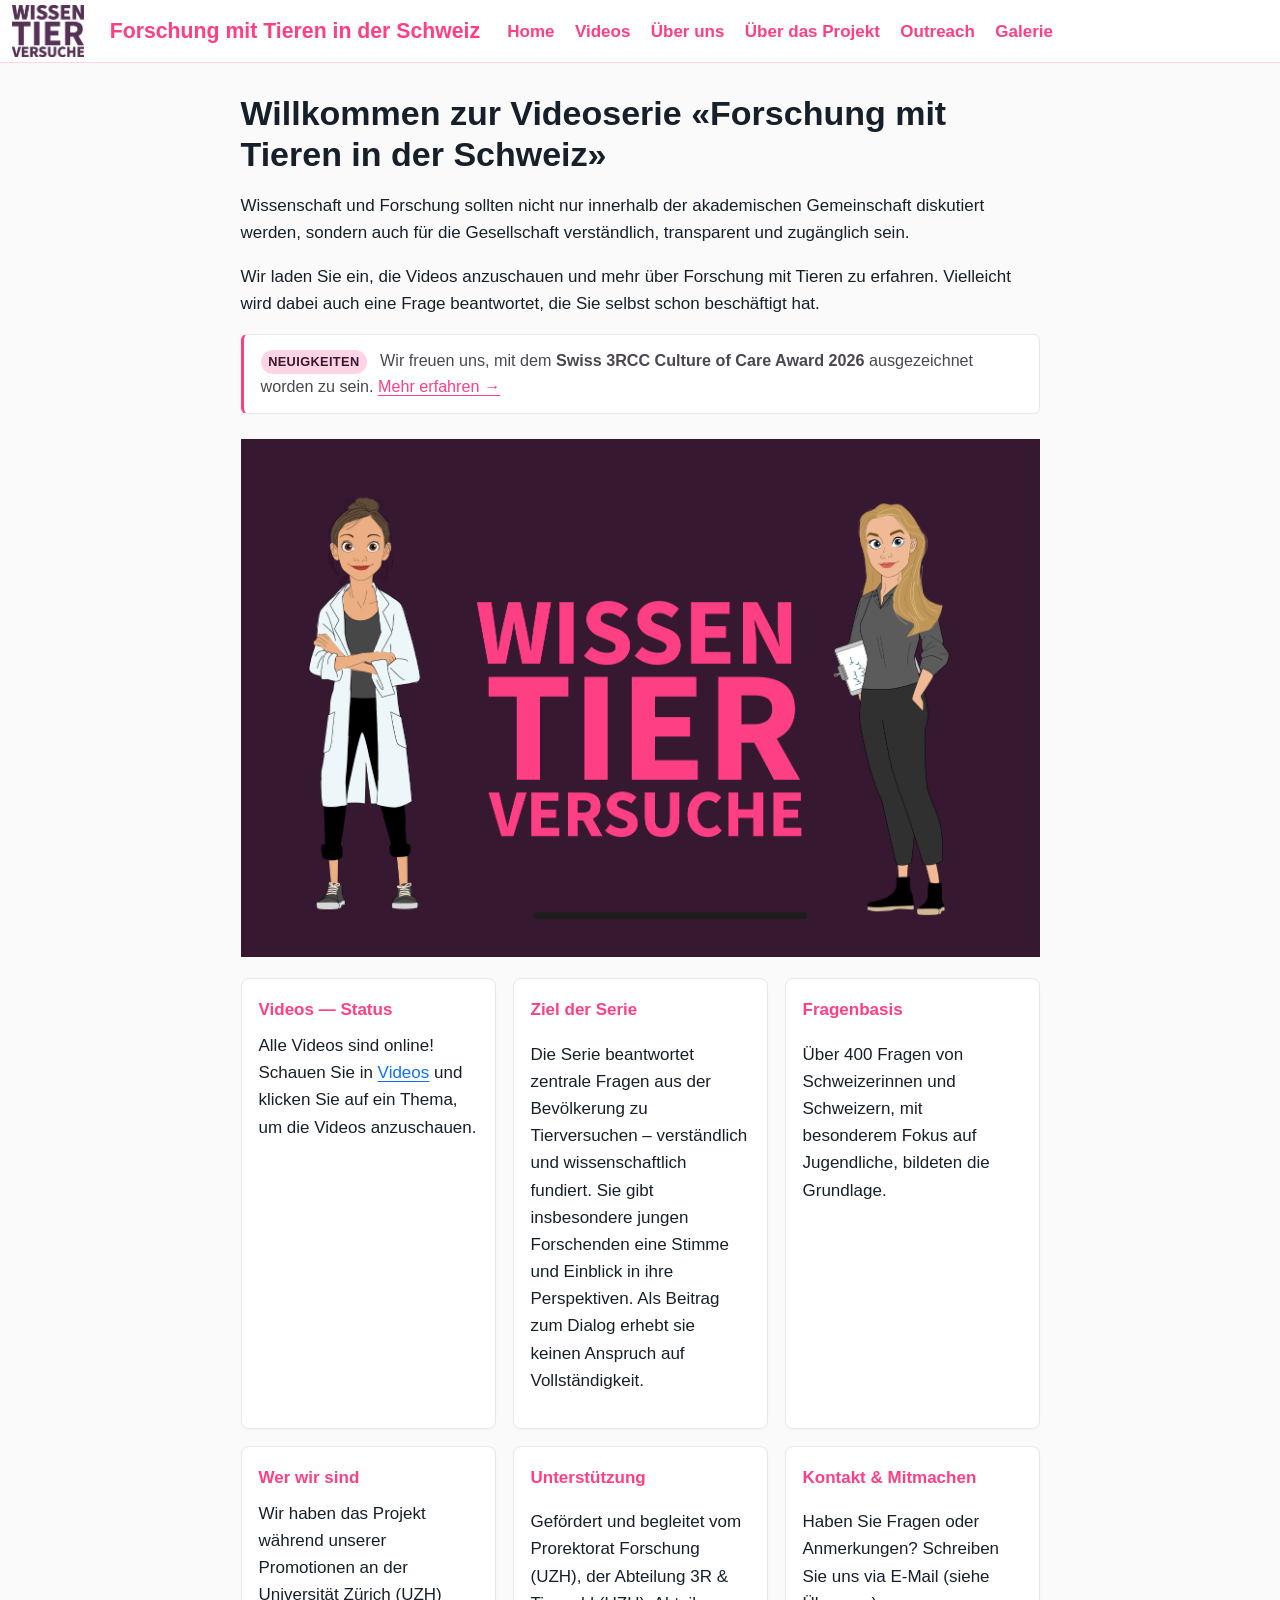
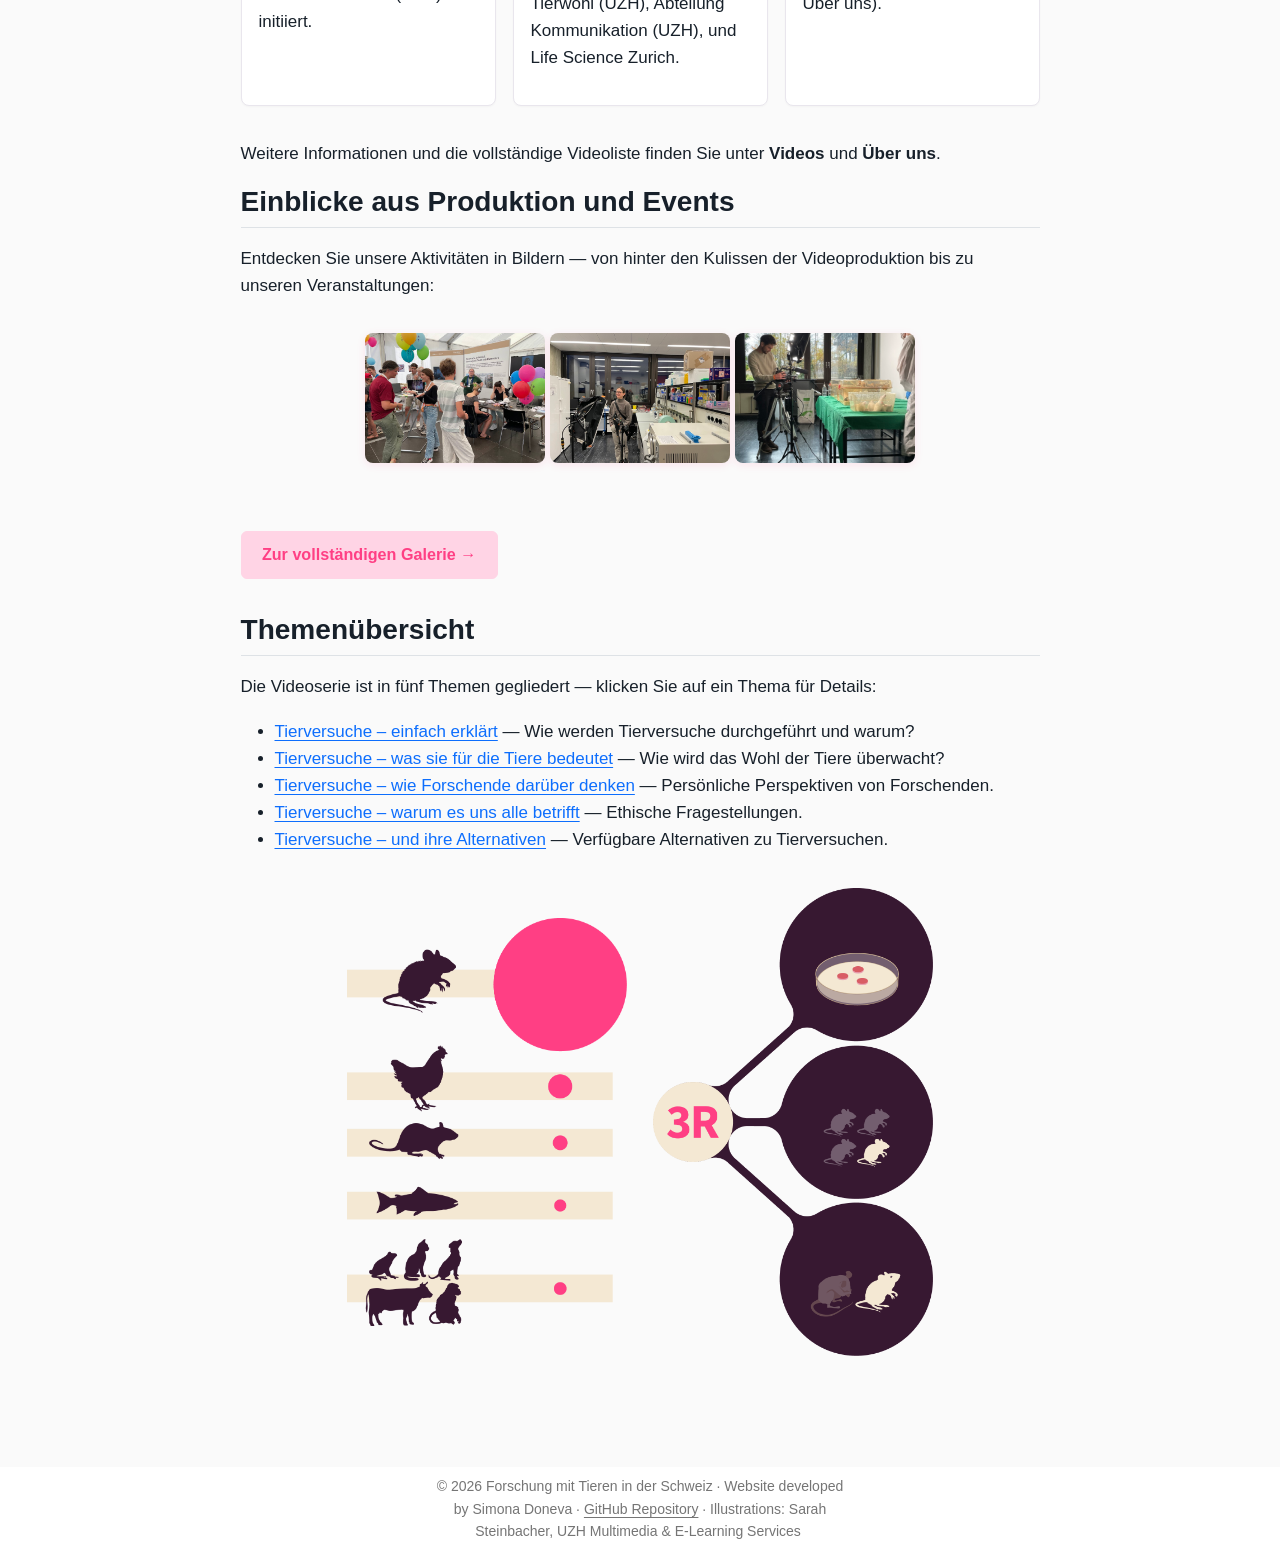
<file: docs/index.html>
<!DOCTYPE html>
<html xmlns="http://www.w3.org/1999/xhtml" lang="en" xml:lang="en"><head>

<meta charset="utf-8">
<meta name="generator" content="quarto-1.5.56">

<meta name="viewport" content="width=device-width, initial-scale=1.0, user-scalable=yes">


<title>Willkommen zur Videoserie «Forschung mit Tieren in der Schweiz» – Forschung mit Tieren in der Schweiz</title>
<style>
code{white-space: pre-wrap;}
span.smallcaps{font-variant: small-caps;}
div.columns{display: flex; gap: min(4vw, 1.5em);}
div.column{flex: auto; overflow-x: auto;}
div.hanging-indent{margin-left: 1.5em; text-indent: -1.5em;}
ul.task-list{list-style: none;}
ul.task-list li input[type="checkbox"] {
  width: 0.8em;
  margin: 0 0.8em 0.2em -1em; /* quarto-specific, see https://github.com/quarto-dev/quarto-cli/issues/4556 */ 
  vertical-align: middle;
}
</style>


<script src="site_libs/quarto-nav/quarto-nav.js"></script>
<script src="site_libs/quarto-nav/headroom.min.js"></script>
<script src="site_libs/clipboard/clipboard.min.js"></script>
<script src="site_libs/quarto-search/autocomplete.umd.js"></script>
<script src="site_libs/quarto-search/fuse.min.js"></script>
<script src="site_libs/quarto-search/quarto-search.js"></script>
<meta name="quarto:offset" content="./">
<script src="site_libs/quarto-html/quarto.js"></script>
<script src="site_libs/quarto-html/popper.min.js"></script>
<script src="site_libs/quarto-html/tippy.umd.min.js"></script>
<script src="site_libs/quarto-html/anchor.min.js"></script>
<link href="site_libs/quarto-html/tippy.css" rel="stylesheet">
<link href="site_libs/quarto-html/quarto-syntax-highlighting.css" rel="stylesheet" id="quarto-text-highlighting-styles">
<script src="site_libs/bootstrap/bootstrap.min.js"></script>
<link href="site_libs/bootstrap/bootstrap-icons.css" rel="stylesheet">
<link href="site_libs/bootstrap/bootstrap.min.css" rel="stylesheet" id="quarto-bootstrap" data-mode="light">
<script id="quarto-search-options" type="application/json">{
  "location": "navbar",
  "copy-button": false,
  "collapse-after": 3,
  "panel-placement": "end",
  "type": "overlay",
  "limit": 50,
  "keyboard-shortcut": [
    "f",
    "/",
    "s"
  ],
  "show-item-context": false,
  "language": {
    "search-no-results-text": "No results",
    "search-matching-documents-text": "matching documents",
    "search-copy-link-title": "Copy link to search",
    "search-hide-matches-text": "Hide additional matches",
    "search-more-match-text": "more match in this document",
    "search-more-matches-text": "more matches in this document",
    "search-clear-button-title": "Clear",
    "search-text-placeholder": "",
    "search-detached-cancel-button-title": "Cancel",
    "search-submit-button-title": "Submit",
    "search-label": "Search"
  }
}</script>


<link rel="stylesheet" href="styles.css">
</head>

<body class="nav-fixed fullcontent">

<div id="quarto-search-results"></div>
  <header id="quarto-header" class="headroom fixed-top">
    <nav class="navbar navbar-expand-lg " data-bs-theme="dark">
      <div class="navbar-container container-fluid">
      <div class="navbar-brand-container mx-auto">
    <a class="navbar-brand" href="./index.html">
    <span class="navbar-title">Forschung mit Tieren in der Schweiz</span>
    </a>
  </div>
            <div id="quarto-search" class="" title="Search"></div>
          <button class="navbar-toggler" type="button" data-bs-toggle="collapse" data-bs-target="#navbarCollapse" aria-controls="navbarCollapse" role="menu" aria-expanded="false" aria-label="Toggle navigation" onclick="if (window.quartoToggleHeadroom) { window.quartoToggleHeadroom(); }">
  <span class="navbar-toggler-icon"></span>
</button>
          <div class="collapse navbar-collapse" id="navbarCollapse">
            <ul class="navbar-nav navbar-nav-scroll me-auto">
  <li class="nav-item">
    <a class="nav-link active" href="./index.html" aria-current="page"> 
<span class="menu-text">Home</span></a>
  </li>  
  <li class="nav-item">
    <a class="nav-link" href="./topics/index.html"> 
<span class="menu-text">Videos</span></a>
  </li>  
  <li class="nav-item">
    <a class="nav-link" href="./about.html"> 
<span class="menu-text">Über uns</span></a>
  </li>  
  <li class="nav-item">
    <a class="nav-link" href="./about-project.html"> 
<span class="menu-text">Über das Projekt</span></a>
  </li>  
  <li class="nav-item">
    <a class="nav-link" href="./outreach.html"> 
<span class="menu-text">Outreach</span></a>
  </li>  
  <li class="nav-item">
    <a class="nav-link" href="./gallery.html"> 
<span class="menu-text">Galerie</span></a>
  </li>  
</ul>
          </div> <!-- /navcollapse -->
            <div class="quarto-navbar-tools">
</div>
      </div> <!-- /container-fluid -->
    </nav>
</header>
<!-- content -->
<div id="quarto-content" class="quarto-container page-columns page-rows-contents page-layout-article page-navbar">
<!-- sidebar -->
<!-- margin-sidebar -->
    
<!-- main -->
<main class="content" id="quarto-document-content">

<header id="title-block-header" class="quarto-title-block default">
<div class="quarto-title">
<h1 class="title">Willkommen zur Videoserie «Forschung mit Tieren in der Schweiz»</h1>
</div>



<div class="quarto-title-meta">

    
  
    
  </div>
  


</header>


<p>Wissenschaft und Forschung sollten nicht nur innerhalb der akademischen Gemeinschaft diskutiert werden, sondern auch für die Gesellschaft verständlich, transparent und zugänglich sein.</p>
<p>Wir laden Sie ein, die Videos anzuschauen und mehr über Forschung mit Tieren zu erfahren. Vielleicht wird dabei auch eine Frage beantwortet, die Sie selbst schon beschäftigt hat.</p>
<div class="award-note">
<p><span class="news-label">Neuigkeiten</span> Wir freuen uns, mit dem <strong>Swiss 3RCC Culture of Care Award 2026</strong> ausgezeichnet worden zu sein. <a href="https://swiss3rcc.org/awardees/culture-of-care-award-2026-simona-doneva-and-tosca-dalessi/" target="_blank" rel="noopener">Mehr erfahren →</a></p>
</div>
<div class="site-hero">
<p><img src="images/main_pic.png" class="hero-banner img-fluid" aria-hidden="true"></p>
</div>
<div class="info-grid">
<div class="info-box">
<p><strong>Videos — Status</strong> Alle Videos sind online! Schauen Sie in <a href="./topics/index.html">Videos</a> und klicken Sie auf ein Thema, um die Videos anzuschauen.</p>
</div>
<div class="info-box">
<p><strong>Ziel der Serie</strong></p>
<p>Die Serie beantwortet zentrale Fragen aus der Bevölkerung zu Tierversuchen – verständlich und wissenschaftlich fundiert. Sie gibt insbesondere jungen Forschenden eine Stimme und Einblick in ihre Perspektiven. Als Beitrag zum Dialog erhebt sie keinen Anspruch auf Vollständigkeit.</p>
</div>
<div class="info-box">
<p><strong>Fragenbasis</strong></p>
<p>Über 400 Fragen von Schweizerinnen und Schweizern, mit besonderem Fokus auf Jugendliche, bildeten die Grundlage.</p>
</div>
<div class="info-box">
<p><strong>Wer wir sind</strong> Wir haben das Projekt während unserer Promotionen an der Universität Zürich (UZH) initiiert.</p>
</div>
<div class="info-box">
<p><strong>Unterstützung</strong></p>
<p>Gefördert und begleitet vom Prorektorat Forschung (UZH), der Abteilung 3R &amp; Tierwohl (UZH), Abteilung Kommunikation (UZH), und Life Science Zurich.</p>
</div>
<div class="info-box">
<p><strong>Kontakt &amp; Mitmachen</strong></p>
<p>Haben Sie Fragen oder Anmerkungen? Schreiben Sie uns via E-Mail (siehe Über uns).</p>
</div>
</div>
<p>Weitere Informationen und die vollständige Videoliste finden Sie unter <strong>Videos</strong> und <strong>Über uns</strong>.</p>
<section id="einblicke-aus-produktion-und-events" class="level2">
<h2 class="anchored" data-anchor-id="einblicke-aus-produktion-und-events">Einblicke aus Produktion und Events</h2>
<p>Entdecken Sie unsere Aktivitäten in Bildern — von hinter den Kulissen der Videoproduktion bis zu unseren Veranstaltungen:</p>
<div class="gallery-preview">
<p><img src="images/gallery/scientifica_20263008.jpg" class="img-fluid"> <img src="images/gallery/filming_Anastasia_Cakmak_Physiologisches_Institut_UZH.jpg" class="img-fluid"> <img src="images/gallery/filming_Institute_of_Laboratory_Animal_Science.jpg" class="img-fluid"></p>
</div>
<p><a href="./gallery.html" class="gallery-link"><strong>Zur vollständigen Galerie →</strong></a></p>
</section>
<section id="themenübersicht" class="level2">
<h2 class="anchored" data-anchor-id="themenübersicht">Themenübersicht</h2>
<p>Die Videoserie ist in fünf Themen gegliedert — klicken Sie auf ein Thema für Details:</p>
<ul>
<li><a href="./topics/01-explained.html">Tierversuche – einfach erklärt</a> — Wie werden Tierversuche durchgeführt und warum?</li>
<li><a href="./topics/02-wellbeing.html">Tierversuche – was sie für die Tiere bedeutet</a> — Wie wird das Wohl der Tiere überwacht?</li>
<li><a href="./topics/03-researchers-view.html">Tierversuche – wie Forschende darüber denken</a> — Persönliche Perspektiven von Forschenden.</li>
<li><a href="./topics/04-ethical.html">Tierversuche – warum es uns alle betrifft</a> — Ethische Fragestellungen.</li>
<li><a href="./topics/05-alternatives.html">Tierversuche – und ihre Alternativen</a> — Verfügbare Alternativen zu Tierversuchen.</li>
</ul>
<div class="image-row">
<p><img src="images/tiere.png" class="img-fluid" alt="Bild 1"> <img src="images/3R.png" class="img-fluid" alt="Bild 3"></p>
</div>


</section>

</main> <!-- /main -->
<script id="quarto-html-after-body" type="application/javascript">
window.document.addEventListener("DOMContentLoaded", function (event) {
  const toggleBodyColorMode = (bsSheetEl) => {
    const mode = bsSheetEl.getAttribute("data-mode");
    const bodyEl = window.document.querySelector("body");
    if (mode === "dark") {
      bodyEl.classList.add("quarto-dark");
      bodyEl.classList.remove("quarto-light");
    } else {
      bodyEl.classList.add("quarto-light");
      bodyEl.classList.remove("quarto-dark");
    }
  }
  const toggleBodyColorPrimary = () => {
    const bsSheetEl = window.document.querySelector("link#quarto-bootstrap");
    if (bsSheetEl) {
      toggleBodyColorMode(bsSheetEl);
    }
  }
  toggleBodyColorPrimary();  
  const icon = "";
  const anchorJS = new window.AnchorJS();
  anchorJS.options = {
    placement: 'right',
    icon: icon
  };
  anchorJS.add('.anchored');
  const isCodeAnnotation = (el) => {
    for (const clz of el.classList) {
      if (clz.startsWith('code-annotation-')) {                     
        return true;
      }
    }
    return false;
  }
  const onCopySuccess = function(e) {
    // button target
    const button = e.trigger;
    // don't keep focus
    button.blur();
    // flash "checked"
    button.classList.add('code-copy-button-checked');
    var currentTitle = button.getAttribute("title");
    button.setAttribute("title", "Copied!");
    let tooltip;
    if (window.bootstrap) {
      button.setAttribute("data-bs-toggle", "tooltip");
      button.setAttribute("data-bs-placement", "left");
      button.setAttribute("data-bs-title", "Copied!");
      tooltip = new bootstrap.Tooltip(button, 
        { trigger: "manual", 
          customClass: "code-copy-button-tooltip",
          offset: [0, -8]});
      tooltip.show();    
    }
    setTimeout(function() {
      if (tooltip) {
        tooltip.hide();
        button.removeAttribute("data-bs-title");
        button.removeAttribute("data-bs-toggle");
        button.removeAttribute("data-bs-placement");
      }
      button.setAttribute("title", currentTitle);
      button.classList.remove('code-copy-button-checked');
    }, 1000);
    // clear code selection
    e.clearSelection();
  }
  const getTextToCopy = function(trigger) {
      const codeEl = trigger.previousElementSibling.cloneNode(true);
      for (const childEl of codeEl.children) {
        if (isCodeAnnotation(childEl)) {
          childEl.remove();
        }
      }
      return codeEl.innerText;
  }
  const clipboard = new window.ClipboardJS('.code-copy-button:not([data-in-quarto-modal])', {
    text: getTextToCopy
  });
  clipboard.on('success', onCopySuccess);
  if (window.document.getElementById('quarto-embedded-source-code-modal')) {
    // For code content inside modals, clipBoardJS needs to be initialized with a container option
    // TODO: Check when it could be a function (https://github.com/zenorocha/clipboard.js/issues/860)
    const clipboardModal = new window.ClipboardJS('.code-copy-button[data-in-quarto-modal]', {
      text: getTextToCopy,
      container: window.document.getElementById('quarto-embedded-source-code-modal')
    });
    clipboardModal.on('success', onCopySuccess);
  }
    var localhostRegex = new RegExp(/^(?:http|https):\/\/localhost\:?[0-9]*\//);
    var mailtoRegex = new RegExp(/^mailto:/);
      var filterRegex = new RegExp('/' + window.location.host + '/');
    var isInternal = (href) => {
        return filterRegex.test(href) || localhostRegex.test(href) || mailtoRegex.test(href);
    }
    // Inspect non-navigation links and adorn them if external
 	var links = window.document.querySelectorAll('a[href]:not(.nav-link):not(.navbar-brand):not(.toc-action):not(.sidebar-link):not(.sidebar-item-toggle):not(.pagination-link):not(.no-external):not([aria-hidden]):not(.dropdown-item):not(.quarto-navigation-tool):not(.about-link)');
    for (var i=0; i<links.length; i++) {
      const link = links[i];
      if (!isInternal(link.href)) {
        // undo the damage that might have been done by quarto-nav.js in the case of
        // links that we want to consider external
        if (link.dataset.originalHref !== undefined) {
          link.href = link.dataset.originalHref;
        }
      }
    }
  function tippyHover(el, contentFn, onTriggerFn, onUntriggerFn) {
    const config = {
      allowHTML: true,
      maxWidth: 500,
      delay: 100,
      arrow: false,
      appendTo: function(el) {
          return el.parentElement;
      },
      interactive: true,
      interactiveBorder: 10,
      theme: 'quarto',
      placement: 'bottom-start',
    };
    if (contentFn) {
      config.content = contentFn;
    }
    if (onTriggerFn) {
      config.onTrigger = onTriggerFn;
    }
    if (onUntriggerFn) {
      config.onUntrigger = onUntriggerFn;
    }
    window.tippy(el, config); 
  }
  const noterefs = window.document.querySelectorAll('a[role="doc-noteref"]');
  for (var i=0; i<noterefs.length; i++) {
    const ref = noterefs[i];
    tippyHover(ref, function() {
      // use id or data attribute instead here
      let href = ref.getAttribute('data-footnote-href') || ref.getAttribute('href');
      try { href = new URL(href).hash; } catch {}
      const id = href.replace(/^#\/?/, "");
      const note = window.document.getElementById(id);
      if (note) {
        return note.innerHTML;
      } else {
        return "";
      }
    });
  }
  const xrefs = window.document.querySelectorAll('a.quarto-xref');
  const processXRef = (id, note) => {
    // Strip column container classes
    const stripColumnClz = (el) => {
      el.classList.remove("page-full", "page-columns");
      if (el.children) {
        for (const child of el.children) {
          stripColumnClz(child);
        }
      }
    }
    stripColumnClz(note)
    if (id === null || id.startsWith('sec-')) {
      // Special case sections, only their first couple elements
      const container = document.createElement("div");
      if (note.children && note.children.length > 2) {
        container.appendChild(note.children[0].cloneNode(true));
        for (let i = 1; i < note.children.length; i++) {
          const child = note.children[i];
          if (child.tagName === "P" && child.innerText === "") {
            continue;
          } else {
            container.appendChild(child.cloneNode(true));
            break;
          }
        }
        if (window.Quarto?.typesetMath) {
          window.Quarto.typesetMath(container);
        }
        return container.innerHTML
      } else {
        if (window.Quarto?.typesetMath) {
          window.Quarto.typesetMath(note);
        }
        return note.innerHTML;
      }
    } else {
      // Remove any anchor links if they are present
      const anchorLink = note.querySelector('a.anchorjs-link');
      if (anchorLink) {
        anchorLink.remove();
      }
      if (window.Quarto?.typesetMath) {
        window.Quarto.typesetMath(note);
      }
      // TODO in 1.5, we should make sure this works without a callout special case
      if (note.classList.contains("callout")) {
        return note.outerHTML;
      } else {
        return note.innerHTML;
      }
    }
  }
  for (var i=0; i<xrefs.length; i++) {
    const xref = xrefs[i];
    tippyHover(xref, undefined, function(instance) {
      instance.disable();
      let url = xref.getAttribute('href');
      let hash = undefined; 
      if (url.startsWith('#')) {
        hash = url;
      } else {
        try { hash = new URL(url).hash; } catch {}
      }
      if (hash) {
        const id = hash.replace(/^#\/?/, "");
        const note = window.document.getElementById(id);
        if (note !== null) {
          try {
            const html = processXRef(id, note.cloneNode(true));
            instance.setContent(html);
          } finally {
            instance.enable();
            instance.show();
          }
        } else {
          // See if we can fetch this
          fetch(url.split('#')[0])
          .then(res => res.text())
          .then(html => {
            const parser = new DOMParser();
            const htmlDoc = parser.parseFromString(html, "text/html");
            const note = htmlDoc.getElementById(id);
            if (note !== null) {
              const html = processXRef(id, note);
              instance.setContent(html);
            } 
          }).finally(() => {
            instance.enable();
            instance.show();
          });
        }
      } else {
        // See if we can fetch a full url (with no hash to target)
        // This is a special case and we should probably do some content thinning / targeting
        fetch(url)
        .then(res => res.text())
        .then(html => {
          const parser = new DOMParser();
          const htmlDoc = parser.parseFromString(html, "text/html");
          const note = htmlDoc.querySelector('main.content');
          if (note !== null) {
            // This should only happen for chapter cross references
            // (since there is no id in the URL)
            // remove the first header
            if (note.children.length > 0 && note.children[0].tagName === "HEADER") {
              note.children[0].remove();
            }
            const html = processXRef(null, note);
            instance.setContent(html);
          } 
        }).finally(() => {
          instance.enable();
          instance.show();
        });
      }
    }, function(instance) {
    });
  }
      let selectedAnnoteEl;
      const selectorForAnnotation = ( cell, annotation) => {
        let cellAttr = 'data-code-cell="' + cell + '"';
        let lineAttr = 'data-code-annotation="' +  annotation + '"';
        const selector = 'span[' + cellAttr + '][' + lineAttr + ']';
        return selector;
      }
      const selectCodeLines = (annoteEl) => {
        const doc = window.document;
        const targetCell = annoteEl.getAttribute("data-target-cell");
        const targetAnnotation = annoteEl.getAttribute("data-target-annotation");
        const annoteSpan = window.document.querySelector(selectorForAnnotation(targetCell, targetAnnotation));
        const lines = annoteSpan.getAttribute("data-code-lines").split(",");
        const lineIds = lines.map((line) => {
          return targetCell + "-" + line;
        })
        let top = null;
        let height = null;
        let parent = null;
        if (lineIds.length > 0) {
            //compute the position of the single el (top and bottom and make a div)
            const el = window.document.getElementById(lineIds[0]);
            top = el.offsetTop;
            height = el.offsetHeight;
            parent = el.parentElement.parentElement;
          if (lineIds.length > 1) {
            const lastEl = window.document.getElementById(lineIds[lineIds.length - 1]);
            const bottom = lastEl.offsetTop + lastEl.offsetHeight;
            height = bottom - top;
          }
          if (top !== null && height !== null && parent !== null) {
            // cook up a div (if necessary) and position it 
            let div = window.document.getElementById("code-annotation-line-highlight");
            if (div === null) {
              div = window.document.createElement("div");
              div.setAttribute("id", "code-annotation-line-highlight");
              div.style.position = 'absolute';
              parent.appendChild(div);
            }
            div.style.top = top - 2 + "px";
            div.style.height = height + 4 + "px";
            div.style.left = 0;
            let gutterDiv = window.document.getElementById("code-annotation-line-highlight-gutter");
            if (gutterDiv === null) {
              gutterDiv = window.document.createElement("div");
              gutterDiv.setAttribute("id", "code-annotation-line-highlight-gutter");
              gutterDiv.style.position = 'absolute';
              const codeCell = window.document.getElementById(targetCell);
              const gutter = codeCell.querySelector('.code-annotation-gutter');
              gutter.appendChild(gutterDiv);
            }
            gutterDiv.style.top = top - 2 + "px";
            gutterDiv.style.height = height + 4 + "px";
          }
          selectedAnnoteEl = annoteEl;
        }
      };
      const unselectCodeLines = () => {
        const elementsIds = ["code-annotation-line-highlight", "code-annotation-line-highlight-gutter"];
        elementsIds.forEach((elId) => {
          const div = window.document.getElementById(elId);
          if (div) {
            div.remove();
          }
        });
        selectedAnnoteEl = undefined;
      };
        // Handle positioning of the toggle
    window.addEventListener(
      "resize",
      throttle(() => {
        elRect = undefined;
        if (selectedAnnoteEl) {
          selectCodeLines(selectedAnnoteEl);
        }
      }, 10)
    );
    function throttle(fn, ms) {
    let throttle = false;
    let timer;
      return (...args) => {
        if(!throttle) { // first call gets through
            fn.apply(this, args);
            throttle = true;
        } else { // all the others get throttled
            if(timer) clearTimeout(timer); // cancel #2
            timer = setTimeout(() => {
              fn.apply(this, args);
              timer = throttle = false;
            }, ms);
        }
      };
    }
      // Attach click handler to the DT
      const annoteDls = window.document.querySelectorAll('dt[data-target-cell]');
      for (const annoteDlNode of annoteDls) {
        annoteDlNode.addEventListener('click', (event) => {
          const clickedEl = event.target;
          if (clickedEl !== selectedAnnoteEl) {
            unselectCodeLines();
            const activeEl = window.document.querySelector('dt[data-target-cell].code-annotation-active');
            if (activeEl) {
              activeEl.classList.remove('code-annotation-active');
            }
            selectCodeLines(clickedEl);
            clickedEl.classList.add('code-annotation-active');
          } else {
            // Unselect the line
            unselectCodeLines();
            clickedEl.classList.remove('code-annotation-active');
          }
        });
      }
  const findCites = (el) => {
    const parentEl = el.parentElement;
    if (parentEl) {
      const cites = parentEl.dataset.cites;
      if (cites) {
        return {
          el,
          cites: cites.split(' ')
        };
      } else {
        return findCites(el.parentElement)
      }
    } else {
      return undefined;
    }
  };
  var bibliorefs = window.document.querySelectorAll('a[role="doc-biblioref"]');
  for (var i=0; i<bibliorefs.length; i++) {
    const ref = bibliorefs[i];
    const citeInfo = findCites(ref);
    if (citeInfo) {
      tippyHover(citeInfo.el, function() {
        var popup = window.document.createElement('div');
        citeInfo.cites.forEach(function(cite) {
          var citeDiv = window.document.createElement('div');
          citeDiv.classList.add('hanging-indent');
          citeDiv.classList.add('csl-entry');
          var biblioDiv = window.document.getElementById('ref-' + cite);
          if (biblioDiv) {
            citeDiv.innerHTML = biblioDiv.innerHTML;
          }
          popup.appendChild(citeDiv);
        });
        return popup.innerHTML;
      });
    }
  }
});
</script>
</div> <!-- /content -->
<footer class="footer">
  <div class="nav-footer">
    <div class="nav-footer-left">
      &nbsp;
    </div>   
    <div class="nav-footer-center">
<p>© 2026 Forschung mit Tieren in der Schweiz · Website developed by Simona Doneva · <a href="https://github.com/simonada/animal-research-video-series-ch">GitHub Repository</a> · Illustrations: Sarah Steinbacher, UZH Multimedia &amp; E-Learning Services&nbsp;</p>
</div>
    <div class="nav-footer-right">
      &nbsp;
    </div>
  </div>
</footer>




</body></html>
</file>
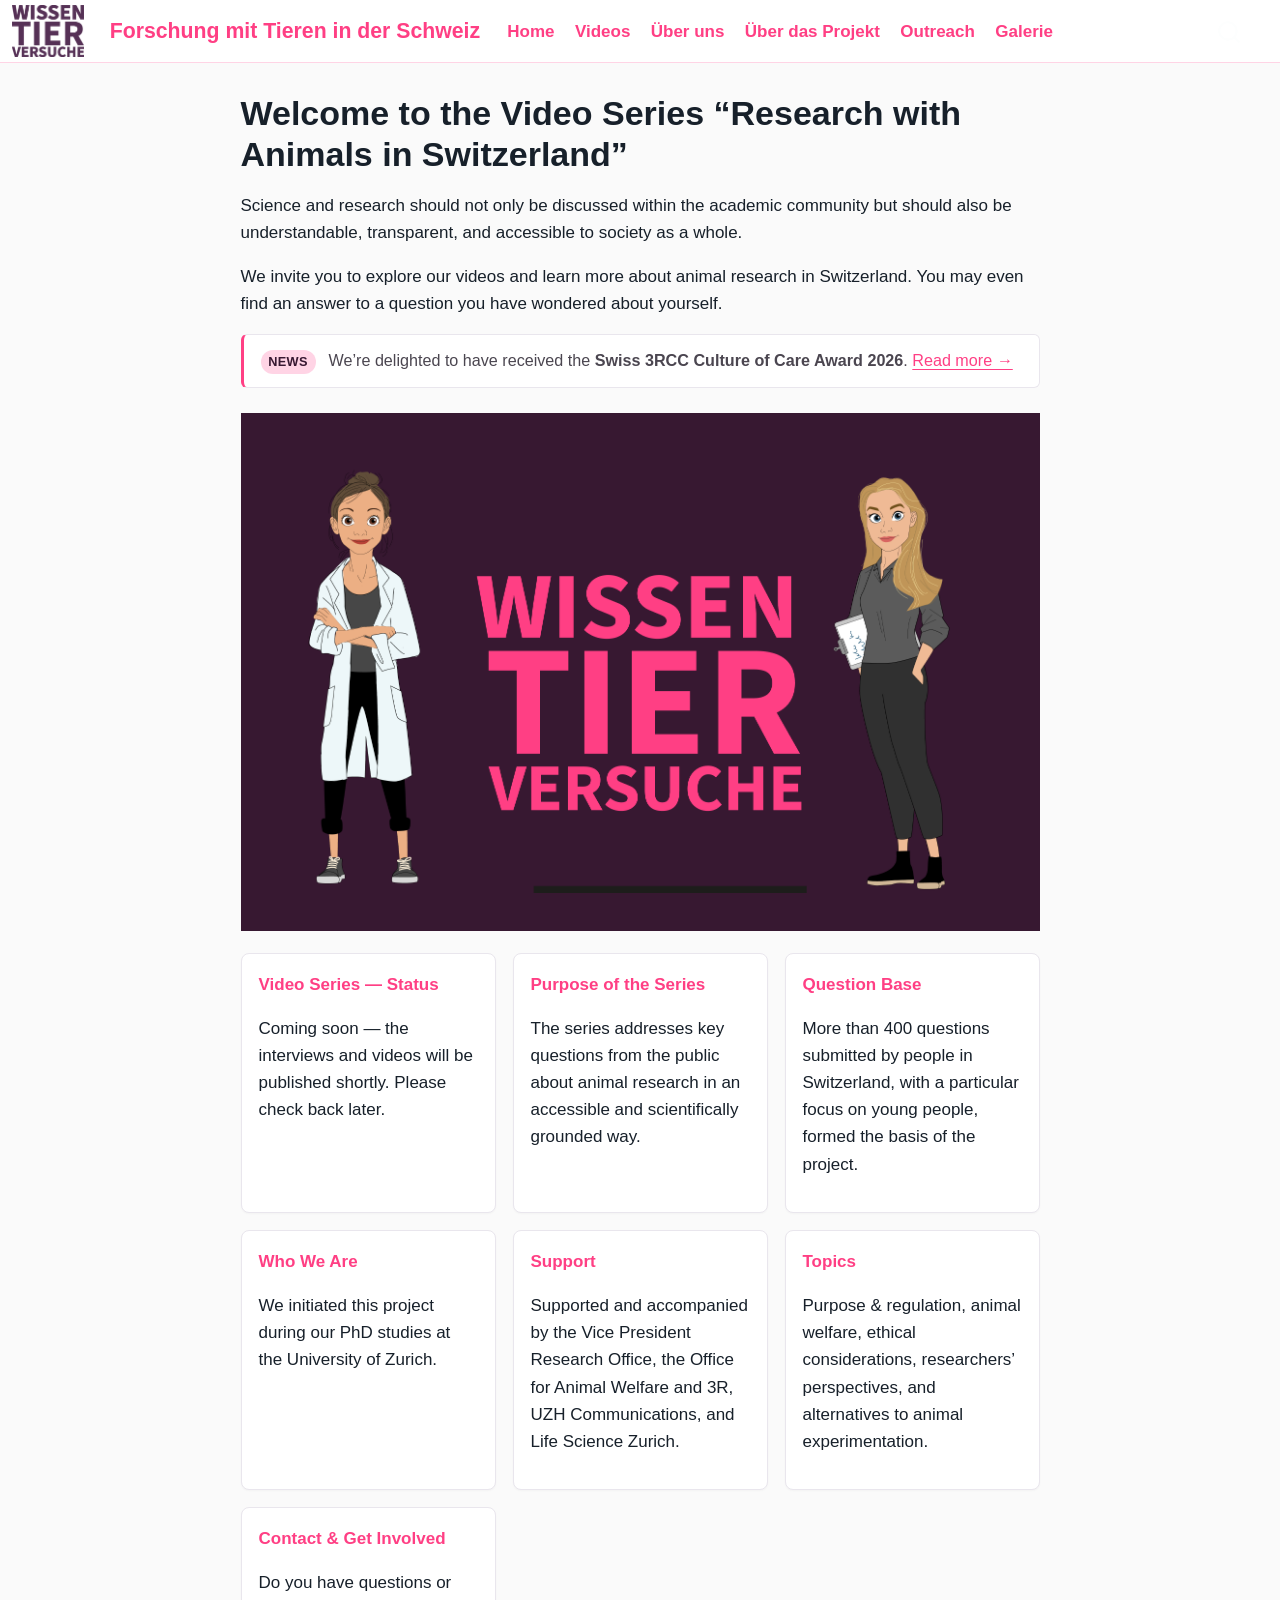
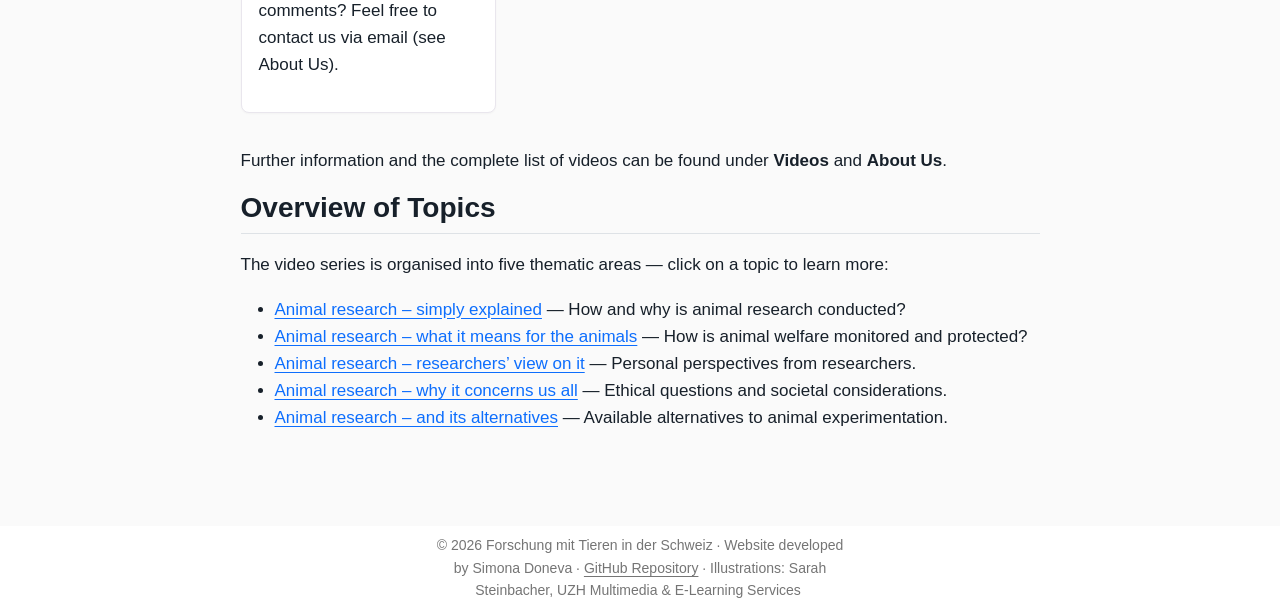
<file: docs/en/index.html>
<!DOCTYPE html>
<html xmlns="http://www.w3.org/1999/xhtml" lang="en" xml:lang="en"><head>

<meta charset="utf-8">
<meta name="generator" content="quarto-1.5.56">

<meta name="viewport" content="width=device-width, initial-scale=1.0, user-scalable=yes">


<title>Welcome to the Video Series “Research with Animals in Switzerland” – Forschung mit Tieren in der Schweiz</title>
<style>
code{white-space: pre-wrap;}
span.smallcaps{font-variant: small-caps;}
div.columns{display: flex; gap: min(4vw, 1.5em);}
div.column{flex: auto; overflow-x: auto;}
div.hanging-indent{margin-left: 1.5em; text-indent: -1.5em;}
ul.task-list{list-style: none;}
ul.task-list li input[type="checkbox"] {
  width: 0.8em;
  margin: 0 0.8em 0.2em -1em; /* quarto-specific, see https://github.com/quarto-dev/quarto-cli/issues/4556 */ 
  vertical-align: middle;
}
</style>


<script src="../site_libs/quarto-nav/quarto-nav.js"></script>
<script src="../site_libs/quarto-nav/headroom.min.js"></script>
<script src="../site_libs/clipboard/clipboard.min.js"></script>
<script src="../site_libs/quarto-search/autocomplete.umd.js"></script>
<script src="../site_libs/quarto-search/fuse.min.js"></script>
<script src="../site_libs/quarto-search/quarto-search.js"></script>
<meta name="quarto:offset" content="../">
<script src="../site_libs/quarto-html/quarto.js"></script>
<script src="../site_libs/quarto-html/popper.min.js"></script>
<script src="../site_libs/quarto-html/tippy.umd.min.js"></script>
<script src="../site_libs/quarto-html/anchor.min.js"></script>
<link href="../site_libs/quarto-html/tippy.css" rel="stylesheet">
<link href="../site_libs/quarto-html/quarto-syntax-highlighting.css" rel="stylesheet" id="quarto-text-highlighting-styles">
<script src="../site_libs/bootstrap/bootstrap.min.js"></script>
<link href="../site_libs/bootstrap/bootstrap-icons.css" rel="stylesheet">
<link href="../site_libs/bootstrap/bootstrap.min.css" rel="stylesheet" id="quarto-bootstrap" data-mode="light">
<script id="quarto-search-options" type="application/json">{
  "location": "navbar",
  "copy-button": false,
  "collapse-after": 3,
  "panel-placement": "end",
  "type": "overlay",
  "limit": 50,
  "keyboard-shortcut": [
    "f",
    "/",
    "s"
  ],
  "show-item-context": false,
  "language": {
    "search-no-results-text": "No results",
    "search-matching-documents-text": "matching documents",
    "search-copy-link-title": "Copy link to search",
    "search-hide-matches-text": "Hide additional matches",
    "search-more-match-text": "more match in this document",
    "search-more-matches-text": "more matches in this document",
    "search-clear-button-title": "Clear",
    "search-text-placeholder": "",
    "search-detached-cancel-button-title": "Cancel",
    "search-submit-button-title": "Submit",
    "search-label": "Search"
  }
}</script>


<link rel="stylesheet" href="../styles.css">
</head>

<body class="nav-fixed fullcontent">

<div id="quarto-search-results"></div>
  <header id="quarto-header" class="headroom fixed-top">
    <nav class="navbar navbar-expand-lg " data-bs-theme="dark">
      <div class="navbar-container container-fluid">
      <div class="navbar-brand-container mx-auto">
    <a class="navbar-brand" href="../index.html">
    <span class="navbar-title">Forschung mit Tieren in der Schweiz</span>
    </a>
  </div>
            <div id="quarto-search" class="" title="Search"></div>
          <button class="navbar-toggler" type="button" data-bs-toggle="collapse" data-bs-target="#navbarCollapse" aria-controls="navbarCollapse" role="menu" aria-expanded="false" aria-label="Toggle navigation" onclick="if (window.quartoToggleHeadroom) { window.quartoToggleHeadroom(); }">
  <span class="navbar-toggler-icon"></span>
</button>
          <div class="collapse navbar-collapse" id="navbarCollapse">
            <ul class="navbar-nav navbar-nav-scroll me-auto">
  <li class="nav-item">
    <a class="nav-link" href="../index.html"> 
<span class="menu-text">Home</span></a>
  </li>  
  <li class="nav-item">
    <a class="nav-link" href="../topics/index.html"> 
<span class="menu-text">Videos</span></a>
  </li>  
  <li class="nav-item">
    <a class="nav-link" href="../about.html"> 
<span class="menu-text">Über uns</span></a>
  </li>  
  <li class="nav-item">
    <a class="nav-link" href="../about-project.html"> 
<span class="menu-text">Über das Projekt</span></a>
  </li>  
  <li class="nav-item">
    <a class="nav-link" href="../outreach.html"> 
<span class="menu-text">Outreach</span></a>
  </li>  
  <li class="nav-item">
    <a class="nav-link" href="../gallery.html"> 
<span class="menu-text">Galerie</span></a>
  </li>  
</ul>
          </div> <!-- /navcollapse -->
            <div class="quarto-navbar-tools">
</div>
      </div> <!-- /container-fluid -->
    </nav>
</header>
<!-- content -->
<div id="quarto-content" class="quarto-container page-columns page-rows-contents page-layout-article page-navbar">
<!-- sidebar -->
<!-- margin-sidebar -->
    
<!-- main -->
<main class="content" id="quarto-document-content">

<header id="title-block-header" class="quarto-title-block default">
<div class="quarto-title">
<h1 class="title">Welcome to the Video Series “Research with Animals in Switzerland”</h1>
</div>



<div class="quarto-title-meta">

    
  
    
  </div>
  


</header>


<p>Science and research should not only be discussed within the academic community but should also be understandable, transparent, and accessible to society as a whole.</p>
<p>We invite you to explore our videos and learn more about animal research in Switzerland. You may even find an answer to a question you have wondered about yourself.</p>
<div class="award-note">
<p><span class="news-label">News</span> We’re delighted to have received the <strong>Swiss 3RCC Culture of Care Award 2026</strong>. <a href="https://swiss3rcc.org/awardees/culture-of-care-award-2026-simona-doneva-and-tosca-dalessi/" target="_blank" rel="noopener">Read more →</a></p>
</div>
<div class="site-hero">
<p><img src="../images/main_pic.png" class="hero-banner img-fluid" aria-hidden="true"></p>
</div>
<div class="info-grid">
<div class="info-box">
<p><strong>Video Series — Status</strong></p>
<p>Coming soon — the interviews and videos will be published shortly. Please check back later.</p>
</div>
<div class="info-box">
<p><strong>Purpose of the Series</strong></p>
<p>The series addresses key questions from the public about animal research in an accessible and scientifically grounded way.</p>
</div>
<div class="info-box">
<p><strong>Question Base</strong></p>
<p>More than 400 questions submitted by people in Switzerland, with a particular focus on young people, formed the basis of the project.</p>
</div>
<div class="info-box">
<p><strong>Who We Are</strong></p>
<p>We initiated this project during our PhD studies at the University of Zurich.</p>
</div>
<div class="info-box">
<p><strong>Support</strong></p>
<p>Supported and accompanied by the Vice President Research Office, the Office for Animal Welfare and 3R, UZH Communications, and Life Science Zurich.</p>
</div>
<div class="info-box">
<p><strong>Topics</strong></p>
<p>Purpose &amp; regulation, animal welfare, ethical considerations, researchers’ perspectives, and alternatives to animal experimentation.</p>
</div>
<div class="info-box">
<p><strong>Contact &amp; Get Involved</strong></p>
<p>Do you have questions or comments? Feel free to contact us via email (see About Us).</p>
</div>
</div>
<p>Further information and the complete list of videos can be found under <strong>Videos</strong> and <strong>About Us</strong>.</p>
<section id="overview-of-topics" class="level2">
<h2 class="anchored" data-anchor-id="overview-of-topics">Overview of Topics</h2>
<p>The video series is organised into five thematic areas — click on a topic to learn more:</p>
<ul>
<li><a href="../topics/01-explained.html">Animal research – simply explained</a> — How and why is animal research conducted?</li>
<li><a href="../topics/02-wellbeing.html">Animal research – what it means for the animals</a> — How is animal welfare monitored and protected?</li>
<li><a href="../topics/03-researchers-view.html">Animal research – researchers’ view on it</a> — Personal perspectives from researchers.</li>
<li><a href="../topics/04-ethical.html">Animal research – why it concerns us all</a> — Ethical questions and societal considerations.</li>
<li><a href="../topics/05-alternatives.html">Animal research – and its alternatives</a> — Available alternatives to animal experimentation.</li>
</ul>


</section>

</main> <!-- /main -->
<script id="quarto-html-after-body" type="application/javascript">
window.document.addEventListener("DOMContentLoaded", function (event) {
  const toggleBodyColorMode = (bsSheetEl) => {
    const mode = bsSheetEl.getAttribute("data-mode");
    const bodyEl = window.document.querySelector("body");
    if (mode === "dark") {
      bodyEl.classList.add("quarto-dark");
      bodyEl.classList.remove("quarto-light");
    } else {
      bodyEl.classList.add("quarto-light");
      bodyEl.classList.remove("quarto-dark");
    }
  }
  const toggleBodyColorPrimary = () => {
    const bsSheetEl = window.document.querySelector("link#quarto-bootstrap");
    if (bsSheetEl) {
      toggleBodyColorMode(bsSheetEl);
    }
  }
  toggleBodyColorPrimary();  
  const icon = "";
  const anchorJS = new window.AnchorJS();
  anchorJS.options = {
    placement: 'right',
    icon: icon
  };
  anchorJS.add('.anchored');
  const isCodeAnnotation = (el) => {
    for (const clz of el.classList) {
      if (clz.startsWith('code-annotation-')) {                     
        return true;
      }
    }
    return false;
  }
  const onCopySuccess = function(e) {
    // button target
    const button = e.trigger;
    // don't keep focus
    button.blur();
    // flash "checked"
    button.classList.add('code-copy-button-checked');
    var currentTitle = button.getAttribute("title");
    button.setAttribute("title", "Copied!");
    let tooltip;
    if (window.bootstrap) {
      button.setAttribute("data-bs-toggle", "tooltip");
      button.setAttribute("data-bs-placement", "left");
      button.setAttribute("data-bs-title", "Copied!");
      tooltip = new bootstrap.Tooltip(button, 
        { trigger: "manual", 
          customClass: "code-copy-button-tooltip",
          offset: [0, -8]});
      tooltip.show();    
    }
    setTimeout(function() {
      if (tooltip) {
        tooltip.hide();
        button.removeAttribute("data-bs-title");
        button.removeAttribute("data-bs-toggle");
        button.removeAttribute("data-bs-placement");
      }
      button.setAttribute("title", currentTitle);
      button.classList.remove('code-copy-button-checked');
    }, 1000);
    // clear code selection
    e.clearSelection();
  }
  const getTextToCopy = function(trigger) {
      const codeEl = trigger.previousElementSibling.cloneNode(true);
      for (const childEl of codeEl.children) {
        if (isCodeAnnotation(childEl)) {
          childEl.remove();
        }
      }
      return codeEl.innerText;
  }
  const clipboard = new window.ClipboardJS('.code-copy-button:not([data-in-quarto-modal])', {
    text: getTextToCopy
  });
  clipboard.on('success', onCopySuccess);
  if (window.document.getElementById('quarto-embedded-source-code-modal')) {
    // For code content inside modals, clipBoardJS needs to be initialized with a container option
    // TODO: Check when it could be a function (https://github.com/zenorocha/clipboard.js/issues/860)
    const clipboardModal = new window.ClipboardJS('.code-copy-button[data-in-quarto-modal]', {
      text: getTextToCopy,
      container: window.document.getElementById('quarto-embedded-source-code-modal')
    });
    clipboardModal.on('success', onCopySuccess);
  }
    var localhostRegex = new RegExp(/^(?:http|https):\/\/localhost\:?[0-9]*\//);
    var mailtoRegex = new RegExp(/^mailto:/);
      var filterRegex = new RegExp('/' + window.location.host + '/');
    var isInternal = (href) => {
        return filterRegex.test(href) || localhostRegex.test(href) || mailtoRegex.test(href);
    }
    // Inspect non-navigation links and adorn them if external
 	var links = window.document.querySelectorAll('a[href]:not(.nav-link):not(.navbar-brand):not(.toc-action):not(.sidebar-link):not(.sidebar-item-toggle):not(.pagination-link):not(.no-external):not([aria-hidden]):not(.dropdown-item):not(.quarto-navigation-tool):not(.about-link)');
    for (var i=0; i<links.length; i++) {
      const link = links[i];
      if (!isInternal(link.href)) {
        // undo the damage that might have been done by quarto-nav.js in the case of
        // links that we want to consider external
        if (link.dataset.originalHref !== undefined) {
          link.href = link.dataset.originalHref;
        }
      }
    }
  function tippyHover(el, contentFn, onTriggerFn, onUntriggerFn) {
    const config = {
      allowHTML: true,
      maxWidth: 500,
      delay: 100,
      arrow: false,
      appendTo: function(el) {
          return el.parentElement;
      },
      interactive: true,
      interactiveBorder: 10,
      theme: 'quarto',
      placement: 'bottom-start',
    };
    if (contentFn) {
      config.content = contentFn;
    }
    if (onTriggerFn) {
      config.onTrigger = onTriggerFn;
    }
    if (onUntriggerFn) {
      config.onUntrigger = onUntriggerFn;
    }
    window.tippy(el, config); 
  }
  const noterefs = window.document.querySelectorAll('a[role="doc-noteref"]');
  for (var i=0; i<noterefs.length; i++) {
    const ref = noterefs[i];
    tippyHover(ref, function() {
      // use id or data attribute instead here
      let href = ref.getAttribute('data-footnote-href') || ref.getAttribute('href');
      try { href = new URL(href).hash; } catch {}
      const id = href.replace(/^#\/?/, "");
      const note = window.document.getElementById(id);
      if (note) {
        return note.innerHTML;
      } else {
        return "";
      }
    });
  }
  const xrefs = window.document.querySelectorAll('a.quarto-xref');
  const processXRef = (id, note) => {
    // Strip column container classes
    const stripColumnClz = (el) => {
      el.classList.remove("page-full", "page-columns");
      if (el.children) {
        for (const child of el.children) {
          stripColumnClz(child);
        }
      }
    }
    stripColumnClz(note)
    if (id === null || id.startsWith('sec-')) {
      // Special case sections, only their first couple elements
      const container = document.createElement("div");
      if (note.children && note.children.length > 2) {
        container.appendChild(note.children[0].cloneNode(true));
        for (let i = 1; i < note.children.length; i++) {
          const child = note.children[i];
          if (child.tagName === "P" && child.innerText === "") {
            continue;
          } else {
            container.appendChild(child.cloneNode(true));
            break;
          }
        }
        if (window.Quarto?.typesetMath) {
          window.Quarto.typesetMath(container);
        }
        return container.innerHTML
      } else {
        if (window.Quarto?.typesetMath) {
          window.Quarto.typesetMath(note);
        }
        return note.innerHTML;
      }
    } else {
      // Remove any anchor links if they are present
      const anchorLink = note.querySelector('a.anchorjs-link');
      if (anchorLink) {
        anchorLink.remove();
      }
      if (window.Quarto?.typesetMath) {
        window.Quarto.typesetMath(note);
      }
      // TODO in 1.5, we should make sure this works without a callout special case
      if (note.classList.contains("callout")) {
        return note.outerHTML;
      } else {
        return note.innerHTML;
      }
    }
  }
  for (var i=0; i<xrefs.length; i++) {
    const xref = xrefs[i];
    tippyHover(xref, undefined, function(instance) {
      instance.disable();
      let url = xref.getAttribute('href');
      let hash = undefined; 
      if (url.startsWith('#')) {
        hash = url;
      } else {
        try { hash = new URL(url).hash; } catch {}
      }
      if (hash) {
        const id = hash.replace(/^#\/?/, "");
        const note = window.document.getElementById(id);
        if (note !== null) {
          try {
            const html = processXRef(id, note.cloneNode(true));
            instance.setContent(html);
          } finally {
            instance.enable();
            instance.show();
          }
        } else {
          // See if we can fetch this
          fetch(url.split('#')[0])
          .then(res => res.text())
          .then(html => {
            const parser = new DOMParser();
            const htmlDoc = parser.parseFromString(html, "text/html");
            const note = htmlDoc.getElementById(id);
            if (note !== null) {
              const html = processXRef(id, note);
              instance.setContent(html);
            } 
          }).finally(() => {
            instance.enable();
            instance.show();
          });
        }
      } else {
        // See if we can fetch a full url (with no hash to target)
        // This is a special case and we should probably do some content thinning / targeting
        fetch(url)
        .then(res => res.text())
        .then(html => {
          const parser = new DOMParser();
          const htmlDoc = parser.parseFromString(html, "text/html");
          const note = htmlDoc.querySelector('main.content');
          if (note !== null) {
            // This should only happen for chapter cross references
            // (since there is no id in the URL)
            // remove the first header
            if (note.children.length > 0 && note.children[0].tagName === "HEADER") {
              note.children[0].remove();
            }
            const html = processXRef(null, note);
            instance.setContent(html);
          } 
        }).finally(() => {
          instance.enable();
          instance.show();
        });
      }
    }, function(instance) {
    });
  }
      let selectedAnnoteEl;
      const selectorForAnnotation = ( cell, annotation) => {
        let cellAttr = 'data-code-cell="' + cell + '"';
        let lineAttr = 'data-code-annotation="' +  annotation + '"';
        const selector = 'span[' + cellAttr + '][' + lineAttr + ']';
        return selector;
      }
      const selectCodeLines = (annoteEl) => {
        const doc = window.document;
        const targetCell = annoteEl.getAttribute("data-target-cell");
        const targetAnnotation = annoteEl.getAttribute("data-target-annotation");
        const annoteSpan = window.document.querySelector(selectorForAnnotation(targetCell, targetAnnotation));
        const lines = annoteSpan.getAttribute("data-code-lines").split(",");
        const lineIds = lines.map((line) => {
          return targetCell + "-" + line;
        })
        let top = null;
        let height = null;
        let parent = null;
        if (lineIds.length > 0) {
            //compute the position of the single el (top and bottom and make a div)
            const el = window.document.getElementById(lineIds[0]);
            top = el.offsetTop;
            height = el.offsetHeight;
            parent = el.parentElement.parentElement;
          if (lineIds.length > 1) {
            const lastEl = window.document.getElementById(lineIds[lineIds.length - 1]);
            const bottom = lastEl.offsetTop + lastEl.offsetHeight;
            height = bottom - top;
          }
          if (top !== null && height !== null && parent !== null) {
            // cook up a div (if necessary) and position it 
            let div = window.document.getElementById("code-annotation-line-highlight");
            if (div === null) {
              div = window.document.createElement("div");
              div.setAttribute("id", "code-annotation-line-highlight");
              div.style.position = 'absolute';
              parent.appendChild(div);
            }
            div.style.top = top - 2 + "px";
            div.style.height = height + 4 + "px";
            div.style.left = 0;
            let gutterDiv = window.document.getElementById("code-annotation-line-highlight-gutter");
            if (gutterDiv === null) {
              gutterDiv = window.document.createElement("div");
              gutterDiv.setAttribute("id", "code-annotation-line-highlight-gutter");
              gutterDiv.style.position = 'absolute';
              const codeCell = window.document.getElementById(targetCell);
              const gutter = codeCell.querySelector('.code-annotation-gutter');
              gutter.appendChild(gutterDiv);
            }
            gutterDiv.style.top = top - 2 + "px";
            gutterDiv.style.height = height + 4 + "px";
          }
          selectedAnnoteEl = annoteEl;
        }
      };
      const unselectCodeLines = () => {
        const elementsIds = ["code-annotation-line-highlight", "code-annotation-line-highlight-gutter"];
        elementsIds.forEach((elId) => {
          const div = window.document.getElementById(elId);
          if (div) {
            div.remove();
          }
        });
        selectedAnnoteEl = undefined;
      };
        // Handle positioning of the toggle
    window.addEventListener(
      "resize",
      throttle(() => {
        elRect = undefined;
        if (selectedAnnoteEl) {
          selectCodeLines(selectedAnnoteEl);
        }
      }, 10)
    );
    function throttle(fn, ms) {
    let throttle = false;
    let timer;
      return (...args) => {
        if(!throttle) { // first call gets through
            fn.apply(this, args);
            throttle = true;
        } else { // all the others get throttled
            if(timer) clearTimeout(timer); // cancel #2
            timer = setTimeout(() => {
              fn.apply(this, args);
              timer = throttle = false;
            }, ms);
        }
      };
    }
      // Attach click handler to the DT
      const annoteDls = window.document.querySelectorAll('dt[data-target-cell]');
      for (const annoteDlNode of annoteDls) {
        annoteDlNode.addEventListener('click', (event) => {
          const clickedEl = event.target;
          if (clickedEl !== selectedAnnoteEl) {
            unselectCodeLines();
            const activeEl = window.document.querySelector('dt[data-target-cell].code-annotation-active');
            if (activeEl) {
              activeEl.classList.remove('code-annotation-active');
            }
            selectCodeLines(clickedEl);
            clickedEl.classList.add('code-annotation-active');
          } else {
            // Unselect the line
            unselectCodeLines();
            clickedEl.classList.remove('code-annotation-active');
          }
        });
      }
  const findCites = (el) => {
    const parentEl = el.parentElement;
    if (parentEl) {
      const cites = parentEl.dataset.cites;
      if (cites) {
        return {
          el,
          cites: cites.split(' ')
        };
      } else {
        return findCites(el.parentElement)
      }
    } else {
      return undefined;
    }
  };
  var bibliorefs = window.document.querySelectorAll('a[role="doc-biblioref"]');
  for (var i=0; i<bibliorefs.length; i++) {
    const ref = bibliorefs[i];
    const citeInfo = findCites(ref);
    if (citeInfo) {
      tippyHover(citeInfo.el, function() {
        var popup = window.document.createElement('div');
        citeInfo.cites.forEach(function(cite) {
          var citeDiv = window.document.createElement('div');
          citeDiv.classList.add('hanging-indent');
          citeDiv.classList.add('csl-entry');
          var biblioDiv = window.document.getElementById('ref-' + cite);
          if (biblioDiv) {
            citeDiv.innerHTML = biblioDiv.innerHTML;
          }
          popup.appendChild(citeDiv);
        });
        return popup.innerHTML;
      });
    }
  }
});
</script>
</div> <!-- /content -->
<footer class="footer">
  <div class="nav-footer">
    <div class="nav-footer-left">
      &nbsp;
    </div>   
    <div class="nav-footer-center">
<p>© 2026 Forschung mit Tieren in der Schweiz · Website developed by Simona Doneva · <a href="https://github.com/simonada/animal-research-video-series-ch">GitHub Repository</a> · Illustrations: Sarah Steinbacher, UZH Multimedia &amp; E-Learning Services&nbsp;</p>
</div>
    <div class="nav-footer-right">
      &nbsp;
    </div>
  </div>
</footer>




</body></html>
</file>
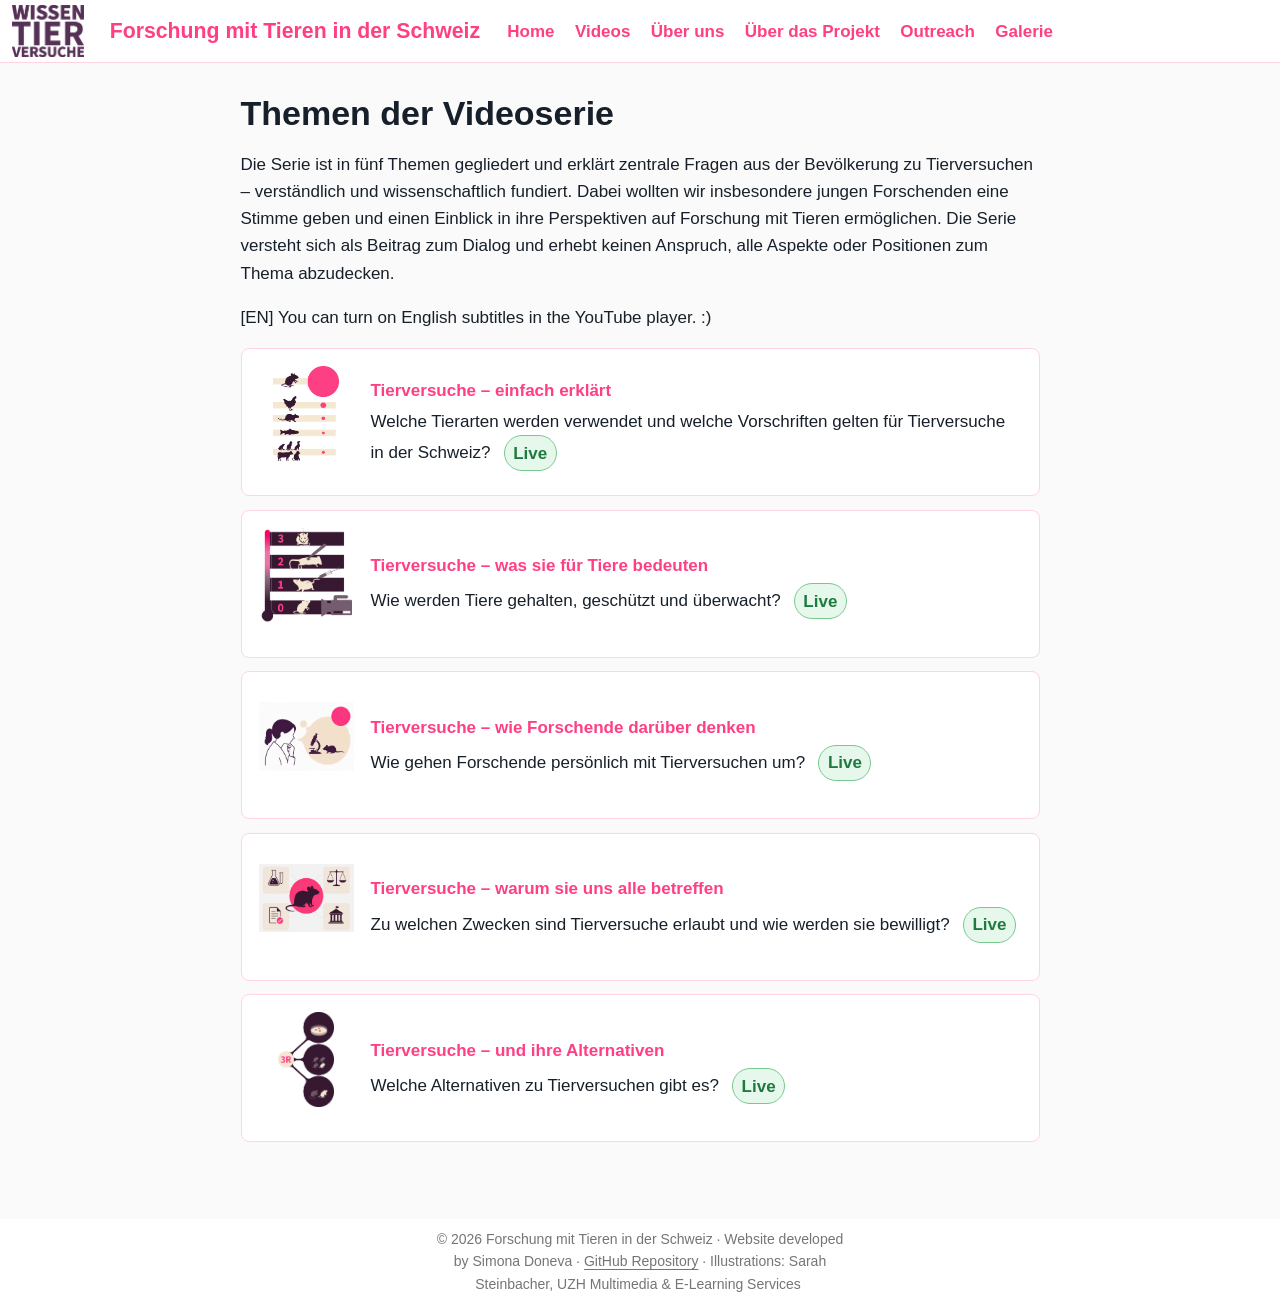
<file: docs/topics/index.html>
<!DOCTYPE html>
<html xmlns="http://www.w3.org/1999/xhtml" lang="en" xml:lang="en"><head>

<meta charset="utf-8">
<meta name="generator" content="quarto-1.5.56">

<meta name="viewport" content="width=device-width, initial-scale=1.0, user-scalable=yes">


<title>Themen der Videoserie – Forschung mit Tieren in der Schweiz</title>
<style>
code{white-space: pre-wrap;}
span.smallcaps{font-variant: small-caps;}
div.columns{display: flex; gap: min(4vw, 1.5em);}
div.column{flex: auto; overflow-x: auto;}
div.hanging-indent{margin-left: 1.5em; text-indent: -1.5em;}
ul.task-list{list-style: none;}
ul.task-list li input[type="checkbox"] {
  width: 0.8em;
  margin: 0 0.8em 0.2em -1em; /* quarto-specific, see https://github.com/quarto-dev/quarto-cli/issues/4556 */ 
  vertical-align: middle;
}
</style>


<script src="../site_libs/quarto-nav/quarto-nav.js"></script>
<script src="../site_libs/quarto-nav/headroom.min.js"></script>
<script src="../site_libs/clipboard/clipboard.min.js"></script>
<script src="../site_libs/quarto-search/autocomplete.umd.js"></script>
<script src="../site_libs/quarto-search/fuse.min.js"></script>
<script src="../site_libs/quarto-search/quarto-search.js"></script>
<meta name="quarto:offset" content="../">
<script src="../site_libs/quarto-html/quarto.js"></script>
<script src="../site_libs/quarto-html/popper.min.js"></script>
<script src="../site_libs/quarto-html/tippy.umd.min.js"></script>
<script src="../site_libs/quarto-html/anchor.min.js"></script>
<link href="../site_libs/quarto-html/tippy.css" rel="stylesheet">
<link href="../site_libs/quarto-html/quarto-syntax-highlighting.css" rel="stylesheet" id="quarto-text-highlighting-styles">
<script src="../site_libs/bootstrap/bootstrap.min.js"></script>
<link href="../site_libs/bootstrap/bootstrap-icons.css" rel="stylesheet">
<link href="../site_libs/bootstrap/bootstrap.min.css" rel="stylesheet" id="quarto-bootstrap" data-mode="light">
<script id="quarto-search-options" type="application/json">{
  "location": "navbar",
  "copy-button": false,
  "collapse-after": 3,
  "panel-placement": "end",
  "type": "overlay",
  "limit": 50,
  "keyboard-shortcut": [
    "f",
    "/",
    "s"
  ],
  "show-item-context": false,
  "language": {
    "search-no-results-text": "No results",
    "search-matching-documents-text": "matching documents",
    "search-copy-link-title": "Copy link to search",
    "search-hide-matches-text": "Hide additional matches",
    "search-more-match-text": "more match in this document",
    "search-more-matches-text": "more matches in this document",
    "search-clear-button-title": "Clear",
    "search-text-placeholder": "",
    "search-detached-cancel-button-title": "Cancel",
    "search-submit-button-title": "Submit",
    "search-label": "Search"
  }
}</script>


<link rel="stylesheet" href="../styles.css">
</head>

<body class="nav-fixed fullcontent">

<div id="quarto-search-results"></div>
  <header id="quarto-header" class="headroom fixed-top">
    <nav class="navbar navbar-expand-lg " data-bs-theme="dark">
      <div class="navbar-container container-fluid">
      <div class="navbar-brand-container mx-auto">
    <a class="navbar-brand" href="../index.html">
    <span class="navbar-title">Forschung mit Tieren in der Schweiz</span>
    </a>
  </div>
            <div id="quarto-search" class="" title="Search"></div>
          <button class="navbar-toggler" type="button" data-bs-toggle="collapse" data-bs-target="#navbarCollapse" aria-controls="navbarCollapse" role="menu" aria-expanded="false" aria-label="Toggle navigation" onclick="if (window.quartoToggleHeadroom) { window.quartoToggleHeadroom(); }">
  <span class="navbar-toggler-icon"></span>
</button>
          <div class="collapse navbar-collapse" id="navbarCollapse">
            <ul class="navbar-nav navbar-nav-scroll me-auto">
  <li class="nav-item">
    <a class="nav-link" href="../index.html"> 
<span class="menu-text">Home</span></a>
  </li>  
  <li class="nav-item">
    <a class="nav-link active" href="../topics/index.html" aria-current="page"> 
<span class="menu-text">Videos</span></a>
  </li>  
  <li class="nav-item">
    <a class="nav-link" href="../about.html"> 
<span class="menu-text">Über uns</span></a>
  </li>  
  <li class="nav-item">
    <a class="nav-link" href="../about-project.html"> 
<span class="menu-text">Über das Projekt</span></a>
  </li>  
  <li class="nav-item">
    <a class="nav-link" href="../outreach.html"> 
<span class="menu-text">Outreach</span></a>
  </li>  
  <li class="nav-item">
    <a class="nav-link" href="../gallery.html"> 
<span class="menu-text">Galerie</span></a>
  </li>  
</ul>
          </div> <!-- /navcollapse -->
            <div class="quarto-navbar-tools">
</div>
      </div> <!-- /container-fluid -->
    </nav>
</header>
<!-- content -->
<div id="quarto-content" class="quarto-container page-columns page-rows-contents page-layout-article page-navbar">
<!-- sidebar -->
<!-- margin-sidebar -->
    
<!-- main -->
<main class="content" id="quarto-document-content">

<header id="title-block-header" class="quarto-title-block default">
<div class="quarto-title">
<h1 class="title">Themen der Videoserie</h1>
</div>



<div class="quarto-title-meta">

    
  
    
  </div>
  


</header>


<p>Die Serie ist in fünf Themen gegliedert und erklärt zentrale Fragen aus der Bevölkerung zu Tierversuchen – verständlich und wissenschaftlich fundiert. Dabei wollten wir insbesondere jungen Forschenden eine Stimme geben und einen Einblick in ihre Perspektiven auf Forschung mit Tieren ermöglichen. Die Serie versteht sich als Beitrag zum Dialog und erhebt keinen Anspruch, alle Aspekte oder Positionen zum Thema abzudecken.</p>
<p>[EN] You can turn on English subtitles in the YouTube player. :)</p>
<div class="topic-list">
<div class="topic-card">
<p><img src="../images/tiere.png" class="topic-thumb img-fluid" alt=""></p>
<div class="topic-text">
<p><a href="../topics/01-explained.html">Tierversuche – einfach erklärt</a></p>
<p>Welche Tierarten werden verwendet und welche Vorschriften gelten für Tierversuche in der Schweiz? <span class="live-badge">Live</span></p>
</div>
</div>
<div class="topic-card">
<p><img src="../images/versuche.png" class="topic-thumb img-fluid" alt=""></p>
<div class="topic-text">
<p><a href="../topics/02-wellbeing.html">Tierversuche – was sie für Tiere bedeuten</a></p>
<p>Wie werden Tiere gehalten, geschützt und überwacht? <span class="live-badge">Live</span></p>
</div>
</div>
<div class="topic-card">
<p><img src="../images/forschende.png" class="topic-thumb img-fluid" alt=""></p>
<div class="topic-text">
<p><a href="../topics/03-researchers-view.html">Tierversuche – wie Forschende darüber denken</a></p>
<p>Wie gehen Forschende persönlich mit Tierversuchen um? <span class="live-badge">Live</span></p>
</div>
</div>
<div class="topic-card">
<p><img src="../images/ethik.png" class="topic-thumb img-fluid" alt=""></p>
<div class="topic-text">
<p><a href="../topics/04-ethical.html">Tierversuche – warum sie uns alle betreffen</a></p>
<p>Zu welchen Zwecken sind Tierversuche erlaubt und wie werden sie bewilligt? <span class="live-badge">Live</span></p>
</div>
</div>
<div class="topic-card">
<p><img src="../images/3R.png" class="topic-thumb img-fluid" alt=""></p>
<div class="topic-text">
<p><a href="../topics/05-alternatives.html">Tierversuche – und ihre Alternativen</a></p>
<p>Welche Alternativen zu Tierversuchen gibt es? <span class="live-badge">Live</span></p>
</div>
</div>
</div>



</main> <!-- /main -->
<script id="quarto-html-after-body" type="application/javascript">
window.document.addEventListener("DOMContentLoaded", function (event) {
  const toggleBodyColorMode = (bsSheetEl) => {
    const mode = bsSheetEl.getAttribute("data-mode");
    const bodyEl = window.document.querySelector("body");
    if (mode === "dark") {
      bodyEl.classList.add("quarto-dark");
      bodyEl.classList.remove("quarto-light");
    } else {
      bodyEl.classList.add("quarto-light");
      bodyEl.classList.remove("quarto-dark");
    }
  }
  const toggleBodyColorPrimary = () => {
    const bsSheetEl = window.document.querySelector("link#quarto-bootstrap");
    if (bsSheetEl) {
      toggleBodyColorMode(bsSheetEl);
    }
  }
  toggleBodyColorPrimary();  
  const icon = "";
  const anchorJS = new window.AnchorJS();
  anchorJS.options = {
    placement: 'right',
    icon: icon
  };
  anchorJS.add('.anchored');
  const isCodeAnnotation = (el) => {
    for (const clz of el.classList) {
      if (clz.startsWith('code-annotation-')) {                     
        return true;
      }
    }
    return false;
  }
  const onCopySuccess = function(e) {
    // button target
    const button = e.trigger;
    // don't keep focus
    button.blur();
    // flash "checked"
    button.classList.add('code-copy-button-checked');
    var currentTitle = button.getAttribute("title");
    button.setAttribute("title", "Copied!");
    let tooltip;
    if (window.bootstrap) {
      button.setAttribute("data-bs-toggle", "tooltip");
      button.setAttribute("data-bs-placement", "left");
      button.setAttribute("data-bs-title", "Copied!");
      tooltip = new bootstrap.Tooltip(button, 
        { trigger: "manual", 
          customClass: "code-copy-button-tooltip",
          offset: [0, -8]});
      tooltip.show();    
    }
    setTimeout(function() {
      if (tooltip) {
        tooltip.hide();
        button.removeAttribute("data-bs-title");
        button.removeAttribute("data-bs-toggle");
        button.removeAttribute("data-bs-placement");
      }
      button.setAttribute("title", currentTitle);
      button.classList.remove('code-copy-button-checked');
    }, 1000);
    // clear code selection
    e.clearSelection();
  }
  const getTextToCopy = function(trigger) {
      const codeEl = trigger.previousElementSibling.cloneNode(true);
      for (const childEl of codeEl.children) {
        if (isCodeAnnotation(childEl)) {
          childEl.remove();
        }
      }
      return codeEl.innerText;
  }
  const clipboard = new window.ClipboardJS('.code-copy-button:not([data-in-quarto-modal])', {
    text: getTextToCopy
  });
  clipboard.on('success', onCopySuccess);
  if (window.document.getElementById('quarto-embedded-source-code-modal')) {
    // For code content inside modals, clipBoardJS needs to be initialized with a container option
    // TODO: Check when it could be a function (https://github.com/zenorocha/clipboard.js/issues/860)
    const clipboardModal = new window.ClipboardJS('.code-copy-button[data-in-quarto-modal]', {
      text: getTextToCopy,
      container: window.document.getElementById('quarto-embedded-source-code-modal')
    });
    clipboardModal.on('success', onCopySuccess);
  }
    var localhostRegex = new RegExp(/^(?:http|https):\/\/localhost\:?[0-9]*\//);
    var mailtoRegex = new RegExp(/^mailto:/);
      var filterRegex = new RegExp('/' + window.location.host + '/');
    var isInternal = (href) => {
        return filterRegex.test(href) || localhostRegex.test(href) || mailtoRegex.test(href);
    }
    // Inspect non-navigation links and adorn them if external
 	var links = window.document.querySelectorAll('a[href]:not(.nav-link):not(.navbar-brand):not(.toc-action):not(.sidebar-link):not(.sidebar-item-toggle):not(.pagination-link):not(.no-external):not([aria-hidden]):not(.dropdown-item):not(.quarto-navigation-tool):not(.about-link)');
    for (var i=0; i<links.length; i++) {
      const link = links[i];
      if (!isInternal(link.href)) {
        // undo the damage that might have been done by quarto-nav.js in the case of
        // links that we want to consider external
        if (link.dataset.originalHref !== undefined) {
          link.href = link.dataset.originalHref;
        }
      }
    }
  function tippyHover(el, contentFn, onTriggerFn, onUntriggerFn) {
    const config = {
      allowHTML: true,
      maxWidth: 500,
      delay: 100,
      arrow: false,
      appendTo: function(el) {
          return el.parentElement;
      },
      interactive: true,
      interactiveBorder: 10,
      theme: 'quarto',
      placement: 'bottom-start',
    };
    if (contentFn) {
      config.content = contentFn;
    }
    if (onTriggerFn) {
      config.onTrigger = onTriggerFn;
    }
    if (onUntriggerFn) {
      config.onUntrigger = onUntriggerFn;
    }
    window.tippy(el, config); 
  }
  const noterefs = window.document.querySelectorAll('a[role="doc-noteref"]');
  for (var i=0; i<noterefs.length; i++) {
    const ref = noterefs[i];
    tippyHover(ref, function() {
      // use id or data attribute instead here
      let href = ref.getAttribute('data-footnote-href') || ref.getAttribute('href');
      try { href = new URL(href).hash; } catch {}
      const id = href.replace(/^#\/?/, "");
      const note = window.document.getElementById(id);
      if (note) {
        return note.innerHTML;
      } else {
        return "";
      }
    });
  }
  const xrefs = window.document.querySelectorAll('a.quarto-xref');
  const processXRef = (id, note) => {
    // Strip column container classes
    const stripColumnClz = (el) => {
      el.classList.remove("page-full", "page-columns");
      if (el.children) {
        for (const child of el.children) {
          stripColumnClz(child);
        }
      }
    }
    stripColumnClz(note)
    if (id === null || id.startsWith('sec-')) {
      // Special case sections, only their first couple elements
      const container = document.createElement("div");
      if (note.children && note.children.length > 2) {
        container.appendChild(note.children[0].cloneNode(true));
        for (let i = 1; i < note.children.length; i++) {
          const child = note.children[i];
          if (child.tagName === "P" && child.innerText === "") {
            continue;
          } else {
            container.appendChild(child.cloneNode(true));
            break;
          }
        }
        if (window.Quarto?.typesetMath) {
          window.Quarto.typesetMath(container);
        }
        return container.innerHTML
      } else {
        if (window.Quarto?.typesetMath) {
          window.Quarto.typesetMath(note);
        }
        return note.innerHTML;
      }
    } else {
      // Remove any anchor links if they are present
      const anchorLink = note.querySelector('a.anchorjs-link');
      if (anchorLink) {
        anchorLink.remove();
      }
      if (window.Quarto?.typesetMath) {
        window.Quarto.typesetMath(note);
      }
      // TODO in 1.5, we should make sure this works without a callout special case
      if (note.classList.contains("callout")) {
        return note.outerHTML;
      } else {
        return note.innerHTML;
      }
    }
  }
  for (var i=0; i<xrefs.length; i++) {
    const xref = xrefs[i];
    tippyHover(xref, undefined, function(instance) {
      instance.disable();
      let url = xref.getAttribute('href');
      let hash = undefined; 
      if (url.startsWith('#')) {
        hash = url;
      } else {
        try { hash = new URL(url).hash; } catch {}
      }
      if (hash) {
        const id = hash.replace(/^#\/?/, "");
        const note = window.document.getElementById(id);
        if (note !== null) {
          try {
            const html = processXRef(id, note.cloneNode(true));
            instance.setContent(html);
          } finally {
            instance.enable();
            instance.show();
          }
        } else {
          // See if we can fetch this
          fetch(url.split('#')[0])
          .then(res => res.text())
          .then(html => {
            const parser = new DOMParser();
            const htmlDoc = parser.parseFromString(html, "text/html");
            const note = htmlDoc.getElementById(id);
            if (note !== null) {
              const html = processXRef(id, note);
              instance.setContent(html);
            } 
          }).finally(() => {
            instance.enable();
            instance.show();
          });
        }
      } else {
        // See if we can fetch a full url (with no hash to target)
        // This is a special case and we should probably do some content thinning / targeting
        fetch(url)
        .then(res => res.text())
        .then(html => {
          const parser = new DOMParser();
          const htmlDoc = parser.parseFromString(html, "text/html");
          const note = htmlDoc.querySelector('main.content');
          if (note !== null) {
            // This should only happen for chapter cross references
            // (since there is no id in the URL)
            // remove the first header
            if (note.children.length > 0 && note.children[0].tagName === "HEADER") {
              note.children[0].remove();
            }
            const html = processXRef(null, note);
            instance.setContent(html);
          } 
        }).finally(() => {
          instance.enable();
          instance.show();
        });
      }
    }, function(instance) {
    });
  }
      let selectedAnnoteEl;
      const selectorForAnnotation = ( cell, annotation) => {
        let cellAttr = 'data-code-cell="' + cell + '"';
        let lineAttr = 'data-code-annotation="' +  annotation + '"';
        const selector = 'span[' + cellAttr + '][' + lineAttr + ']';
        return selector;
      }
      const selectCodeLines = (annoteEl) => {
        const doc = window.document;
        const targetCell = annoteEl.getAttribute("data-target-cell");
        const targetAnnotation = annoteEl.getAttribute("data-target-annotation");
        const annoteSpan = window.document.querySelector(selectorForAnnotation(targetCell, targetAnnotation));
        const lines = annoteSpan.getAttribute("data-code-lines").split(",");
        const lineIds = lines.map((line) => {
          return targetCell + "-" + line;
        })
        let top = null;
        let height = null;
        let parent = null;
        if (lineIds.length > 0) {
            //compute the position of the single el (top and bottom and make a div)
            const el = window.document.getElementById(lineIds[0]);
            top = el.offsetTop;
            height = el.offsetHeight;
            parent = el.parentElement.parentElement;
          if (lineIds.length > 1) {
            const lastEl = window.document.getElementById(lineIds[lineIds.length - 1]);
            const bottom = lastEl.offsetTop + lastEl.offsetHeight;
            height = bottom - top;
          }
          if (top !== null && height !== null && parent !== null) {
            // cook up a div (if necessary) and position it 
            let div = window.document.getElementById("code-annotation-line-highlight");
            if (div === null) {
              div = window.document.createElement("div");
              div.setAttribute("id", "code-annotation-line-highlight");
              div.style.position = 'absolute';
              parent.appendChild(div);
            }
            div.style.top = top - 2 + "px";
            div.style.height = height + 4 + "px";
            div.style.left = 0;
            let gutterDiv = window.document.getElementById("code-annotation-line-highlight-gutter");
            if (gutterDiv === null) {
              gutterDiv = window.document.createElement("div");
              gutterDiv.setAttribute("id", "code-annotation-line-highlight-gutter");
              gutterDiv.style.position = 'absolute';
              const codeCell = window.document.getElementById(targetCell);
              const gutter = codeCell.querySelector('.code-annotation-gutter');
              gutter.appendChild(gutterDiv);
            }
            gutterDiv.style.top = top - 2 + "px";
            gutterDiv.style.height = height + 4 + "px";
          }
          selectedAnnoteEl = annoteEl;
        }
      };
      const unselectCodeLines = () => {
        const elementsIds = ["code-annotation-line-highlight", "code-annotation-line-highlight-gutter"];
        elementsIds.forEach((elId) => {
          const div = window.document.getElementById(elId);
          if (div) {
            div.remove();
          }
        });
        selectedAnnoteEl = undefined;
      };
        // Handle positioning of the toggle
    window.addEventListener(
      "resize",
      throttle(() => {
        elRect = undefined;
        if (selectedAnnoteEl) {
          selectCodeLines(selectedAnnoteEl);
        }
      }, 10)
    );
    function throttle(fn, ms) {
    let throttle = false;
    let timer;
      return (...args) => {
        if(!throttle) { // first call gets through
            fn.apply(this, args);
            throttle = true;
        } else { // all the others get throttled
            if(timer) clearTimeout(timer); // cancel #2
            timer = setTimeout(() => {
              fn.apply(this, args);
              timer = throttle = false;
            }, ms);
        }
      };
    }
      // Attach click handler to the DT
      const annoteDls = window.document.querySelectorAll('dt[data-target-cell]');
      for (const annoteDlNode of annoteDls) {
        annoteDlNode.addEventListener('click', (event) => {
          const clickedEl = event.target;
          if (clickedEl !== selectedAnnoteEl) {
            unselectCodeLines();
            const activeEl = window.document.querySelector('dt[data-target-cell].code-annotation-active');
            if (activeEl) {
              activeEl.classList.remove('code-annotation-active');
            }
            selectCodeLines(clickedEl);
            clickedEl.classList.add('code-annotation-active');
          } else {
            // Unselect the line
            unselectCodeLines();
            clickedEl.classList.remove('code-annotation-active');
          }
        });
      }
  const findCites = (el) => {
    const parentEl = el.parentElement;
    if (parentEl) {
      const cites = parentEl.dataset.cites;
      if (cites) {
        return {
          el,
          cites: cites.split(' ')
        };
      } else {
        return findCites(el.parentElement)
      }
    } else {
      return undefined;
    }
  };
  var bibliorefs = window.document.querySelectorAll('a[role="doc-biblioref"]');
  for (var i=0; i<bibliorefs.length; i++) {
    const ref = bibliorefs[i];
    const citeInfo = findCites(ref);
    if (citeInfo) {
      tippyHover(citeInfo.el, function() {
        var popup = window.document.createElement('div');
        citeInfo.cites.forEach(function(cite) {
          var citeDiv = window.document.createElement('div');
          citeDiv.classList.add('hanging-indent');
          citeDiv.classList.add('csl-entry');
          var biblioDiv = window.document.getElementById('ref-' + cite);
          if (biblioDiv) {
            citeDiv.innerHTML = biblioDiv.innerHTML;
          }
          popup.appendChild(citeDiv);
        });
        return popup.innerHTML;
      });
    }
  }
});
</script>
</div> <!-- /content -->
<footer class="footer">
  <div class="nav-footer">
    <div class="nav-footer-left">
      &nbsp;
    </div>   
    <div class="nav-footer-center">
<p>© 2026 Forschung mit Tieren in der Schweiz · Website developed by Simona Doneva · <a href="https://github.com/simonada/animal-research-video-series-ch">GitHub Repository</a> · Illustrations: Sarah Steinbacher, UZH Multimedia &amp; E-Learning Services&nbsp;</p>
</div>
    <div class="nav-footer-right">
      &nbsp;
    </div>
  </div>
</footer>




</body></html>
</file>
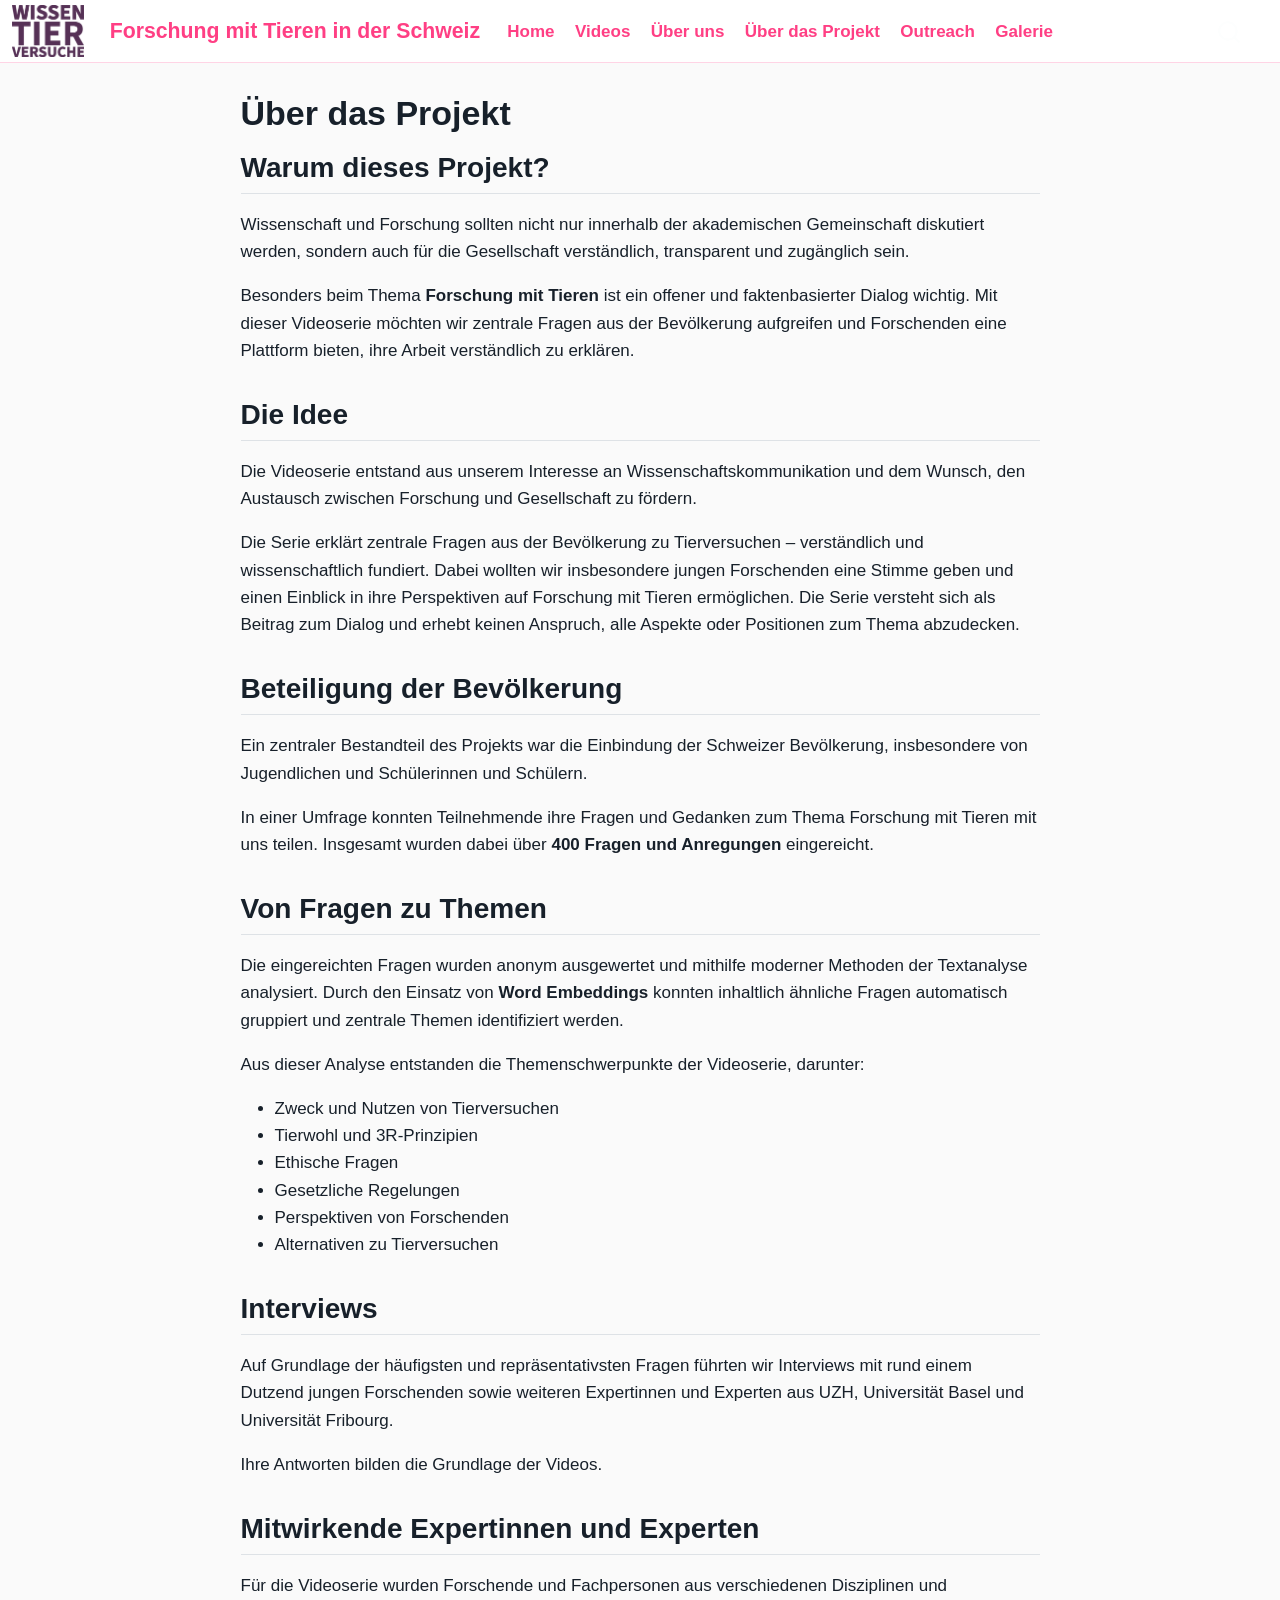
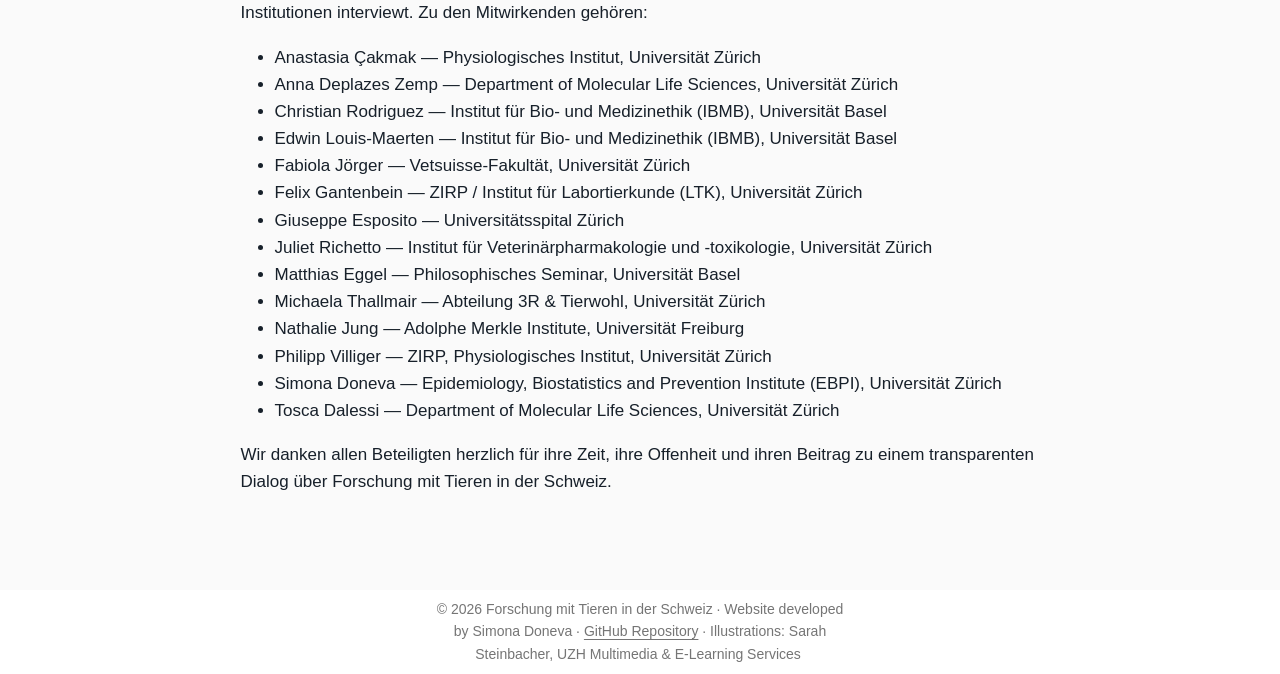
<file: docs/about-project.html>
<!DOCTYPE html>
<html xmlns="http://www.w3.org/1999/xhtml" lang="en" xml:lang="en"><head>

<meta charset="utf-8">
<meta name="generator" content="quarto-1.5.56">

<meta name="viewport" content="width=device-width, initial-scale=1.0, user-scalable=yes">


<title>Über das Projekt – Forschung mit Tieren in der Schweiz</title>
<style>
code{white-space: pre-wrap;}
span.smallcaps{font-variant: small-caps;}
div.columns{display: flex; gap: min(4vw, 1.5em);}
div.column{flex: auto; overflow-x: auto;}
div.hanging-indent{margin-left: 1.5em; text-indent: -1.5em;}
ul.task-list{list-style: none;}
ul.task-list li input[type="checkbox"] {
  width: 0.8em;
  margin: 0 0.8em 0.2em -1em; /* quarto-specific, see https://github.com/quarto-dev/quarto-cli/issues/4556 */ 
  vertical-align: middle;
}
</style>


<script src="site_libs/quarto-nav/quarto-nav.js"></script>
<script src="site_libs/quarto-nav/headroom.min.js"></script>
<script src="site_libs/clipboard/clipboard.min.js"></script>
<script src="site_libs/quarto-search/autocomplete.umd.js"></script>
<script src="site_libs/quarto-search/fuse.min.js"></script>
<script src="site_libs/quarto-search/quarto-search.js"></script>
<meta name="quarto:offset" content="./">
<script src="site_libs/quarto-html/quarto.js"></script>
<script src="site_libs/quarto-html/popper.min.js"></script>
<script src="site_libs/quarto-html/tippy.umd.min.js"></script>
<script src="site_libs/quarto-html/anchor.min.js"></script>
<link href="site_libs/quarto-html/tippy.css" rel="stylesheet">
<link href="site_libs/quarto-html/quarto-syntax-highlighting.css" rel="stylesheet" id="quarto-text-highlighting-styles">
<script src="site_libs/bootstrap/bootstrap.min.js"></script>
<link href="site_libs/bootstrap/bootstrap-icons.css" rel="stylesheet">
<link href="site_libs/bootstrap/bootstrap.min.css" rel="stylesheet" id="quarto-bootstrap" data-mode="light">
<script id="quarto-search-options" type="application/json">{
  "location": "navbar",
  "copy-button": false,
  "collapse-after": 3,
  "panel-placement": "end",
  "type": "overlay",
  "limit": 50,
  "keyboard-shortcut": [
    "f",
    "/",
    "s"
  ],
  "show-item-context": false,
  "language": {
    "search-no-results-text": "No results",
    "search-matching-documents-text": "matching documents",
    "search-copy-link-title": "Copy link to search",
    "search-hide-matches-text": "Hide additional matches",
    "search-more-match-text": "more match in this document",
    "search-more-matches-text": "more matches in this document",
    "search-clear-button-title": "Clear",
    "search-text-placeholder": "",
    "search-detached-cancel-button-title": "Cancel",
    "search-submit-button-title": "Submit",
    "search-label": "Search"
  }
}</script>


<link rel="stylesheet" href="styles.css">
</head>

<body class="nav-fixed fullcontent">

<div id="quarto-search-results"></div>
  <header id="quarto-header" class="headroom fixed-top">
    <nav class="navbar navbar-expand-lg " data-bs-theme="dark">
      <div class="navbar-container container-fluid">
      <div class="navbar-brand-container mx-auto">
    <a class="navbar-brand" href="./index.html">
    <span class="navbar-title">Forschung mit Tieren in der Schweiz</span>
    </a>
  </div>
            <div id="quarto-search" class="" title="Search"></div>
          <button class="navbar-toggler" type="button" data-bs-toggle="collapse" data-bs-target="#navbarCollapse" aria-controls="navbarCollapse" role="menu" aria-expanded="false" aria-label="Toggle navigation" onclick="if (window.quartoToggleHeadroom) { window.quartoToggleHeadroom(); }">
  <span class="navbar-toggler-icon"></span>
</button>
          <div class="collapse navbar-collapse" id="navbarCollapse">
            <ul class="navbar-nav navbar-nav-scroll me-auto">
  <li class="nav-item">
    <a class="nav-link" href="./index.html"> 
<span class="menu-text">Home</span></a>
  </li>  
  <li class="nav-item">
    <a class="nav-link" href="./topics/index.html"> 
<span class="menu-text">Videos</span></a>
  </li>  
  <li class="nav-item">
    <a class="nav-link" href="./about.html"> 
<span class="menu-text">Über uns</span></a>
  </li>  
  <li class="nav-item">
    <a class="nav-link active" href="./about-project.html" aria-current="page"> 
<span class="menu-text">Über das Projekt</span></a>
  </li>  
  <li class="nav-item">
    <a class="nav-link" href="./outreach.html"> 
<span class="menu-text">Outreach</span></a>
  </li>  
  <li class="nav-item">
    <a class="nav-link" href="./gallery.html"> 
<span class="menu-text">Galerie</span></a>
  </li>  
</ul>
          </div> <!-- /navcollapse -->
            <div class="quarto-navbar-tools">
</div>
      </div> <!-- /container-fluid -->
    </nav>
</header>
<!-- content -->
<div id="quarto-content" class="quarto-container page-columns page-rows-contents page-layout-article page-navbar">
<!-- sidebar -->
<!-- margin-sidebar -->
    
<!-- main -->
<main class="content" id="quarto-document-content">

<header id="title-block-header" class="quarto-title-block default">
<div class="quarto-title">
<h1 class="title">Über das Projekt</h1>
</div>



<div class="quarto-title-meta">

    
  
    
  </div>
  


</header>


<section id="warum-dieses-projekt" class="level2">
<h2 class="anchored" data-anchor-id="warum-dieses-projekt">Warum dieses Projekt?</h2>
<p>Wissenschaft und Forschung sollten nicht nur innerhalb der akademischen Gemeinschaft diskutiert werden, sondern auch für die Gesellschaft verständlich, transparent und zugänglich sein.</p>
<p>Besonders beim Thema <strong>Forschung mit Tieren</strong> ist ein offener und faktenbasierter Dialog wichtig. Mit dieser Videoserie möchten wir zentrale Fragen aus der Bevölkerung aufgreifen und Forschenden eine Plattform bieten, ihre Arbeit verständlich zu erklären.</p>
</section>
<section id="die-idee" class="level2">
<h2 class="anchored" data-anchor-id="die-idee">Die Idee</h2>
<p>Die Videoserie entstand aus unserem Interesse an Wissenschaftskommunikation und dem Wunsch, den Austausch zwischen Forschung und Gesellschaft zu fördern.</p>
<p>Die Serie erklärt zentrale Fragen aus der Bevölkerung zu Tierversuchen – verständlich und wissenschaftlich fundiert. Dabei wollten wir insbesondere jungen Forschenden eine Stimme geben und einen Einblick in ihre Perspektiven auf Forschung mit Tieren ermöglichen. Die Serie versteht sich als Beitrag zum Dialog und erhebt keinen Anspruch, alle Aspekte oder Positionen zum Thema abzudecken.</p>
</section>
<section id="beteiligung-der-bevölkerung" class="level2">
<h2 class="anchored" data-anchor-id="beteiligung-der-bevölkerung">Beteiligung der Bevölkerung</h2>
<p>Ein zentraler Bestandteil des Projekts war die Einbindung der Schweizer Bevölkerung, insbesondere von Jugendlichen und Schülerinnen und Schülern.</p>
<p>In einer Umfrage konnten Teilnehmende ihre Fragen und Gedanken zum Thema Forschung mit Tieren mit uns teilen. Insgesamt wurden dabei über <strong>400 Fragen und Anregungen</strong> eingereicht.</p>
</section>
<section id="von-fragen-zu-themen" class="level2">
<h2 class="anchored" data-anchor-id="von-fragen-zu-themen">Von Fragen zu Themen</h2>
<p>Die eingereichten Fragen wurden anonym ausgewertet und mithilfe moderner Methoden der Textanalyse analysiert. Durch den Einsatz von <strong>Word Embeddings</strong> konnten inhaltlich ähnliche Fragen automatisch gruppiert und zentrale Themen identifiziert werden.</p>
<p>Aus dieser Analyse entstanden die Themenschwerpunkte der Videoserie, darunter:</p>
<ul>
<li>Zweck und Nutzen von Tierversuchen</li>
<li>Tierwohl und 3R-Prinzipien</li>
<li>Ethische Fragen</li>
<li>Gesetzliche Regelungen</li>
<li>Perspektiven von Forschenden</li>
<li>Alternativen zu Tierversuchen</li>
</ul>
</section>
<section id="interviews" class="level2">
<h2 class="anchored" data-anchor-id="interviews">Interviews</h2>
<p>Auf Grundlage der häufigsten und repräsentativsten Fragen führten wir Interviews mit rund einem Dutzend jungen Forschenden sowie weiteren Expertinnen und Experten aus UZH, Universität Basel und Universität Fribourg.</p>
<p>Ihre Antworten bilden die Grundlage der Videos.</p>
</section>
<section id="mitwirkende-expertinnen-und-experten" class="level2">
<h2 class="anchored" data-anchor-id="mitwirkende-expertinnen-und-experten">Mitwirkende Expertinnen und Experten</h2>
<p>Für die Videoserie wurden Forschende und Fachpersonen aus verschiedenen Disziplinen und Institutionen interviewt. Zu den Mitwirkenden gehören:</p>
<ul>
<li>Anastasia Çakmak — Physiologisches Institut, Universität Zürich</li>
<li>Anna Deplazes Zemp — Department of Molecular Life Sciences, Universität Zürich</li>
<li>Christian Rodriguez — Institut für Bio- und Medizinethik (IBMB), Universität Basel</li>
<li>Edwin Louis-Maerten — Institut für Bio- und Medizinethik (IBMB), Universität Basel</li>
<li>Fabiola Jörger — Vetsuisse-Fakultät, Universität Zürich</li>
<li>Felix Gantenbein — ZIRP / Institut für Labortierkunde (LTK), Universität Zürich</li>
<li>Giuseppe Esposito — Universitätsspital Zürich</li>
<li>Juliet Richetto — Institut für Veterinärpharmakologie und -toxikologie, Universität Zürich</li>
<li>Matthias Eggel — Philosophisches Seminar, Universität Basel</li>
<li>Michaela Thallmair — Abteilung 3R &amp; Tierwohl, Universität Zürich</li>
<li>Nathalie Jung — Adolphe Merkle Institute, Universität Freiburg</li>
<li>Philipp Villiger — ZIRP, Physiologisches Institut, Universität Zürich</li>
<li>Simona Doneva — Epidemiology, Biostatistics and Prevention Institute (EBPI), Universität Zürich</li>
<li>Tosca Dalessi — Department of Molecular Life Sciences, Universität Zürich</li>
</ul>
<p>Wir danken allen Beteiligten herzlich für ihre Zeit, ihre Offenheit und ihren Beitrag zu einem transparenten Dialog über Forschung mit Tieren in der Schweiz.</p>


</section>

</main> <!-- /main -->
<script id="quarto-html-after-body" type="application/javascript">
window.document.addEventListener("DOMContentLoaded", function (event) {
  const toggleBodyColorMode = (bsSheetEl) => {
    const mode = bsSheetEl.getAttribute("data-mode");
    const bodyEl = window.document.querySelector("body");
    if (mode === "dark") {
      bodyEl.classList.add("quarto-dark");
      bodyEl.classList.remove("quarto-light");
    } else {
      bodyEl.classList.add("quarto-light");
      bodyEl.classList.remove("quarto-dark");
    }
  }
  const toggleBodyColorPrimary = () => {
    const bsSheetEl = window.document.querySelector("link#quarto-bootstrap");
    if (bsSheetEl) {
      toggleBodyColorMode(bsSheetEl);
    }
  }
  toggleBodyColorPrimary();  
  const icon = "";
  const anchorJS = new window.AnchorJS();
  anchorJS.options = {
    placement: 'right',
    icon: icon
  };
  anchorJS.add('.anchored');
  const isCodeAnnotation = (el) => {
    for (const clz of el.classList) {
      if (clz.startsWith('code-annotation-')) {                     
        return true;
      }
    }
    return false;
  }
  const onCopySuccess = function(e) {
    // button target
    const button = e.trigger;
    // don't keep focus
    button.blur();
    // flash "checked"
    button.classList.add('code-copy-button-checked');
    var currentTitle = button.getAttribute("title");
    button.setAttribute("title", "Copied!");
    let tooltip;
    if (window.bootstrap) {
      button.setAttribute("data-bs-toggle", "tooltip");
      button.setAttribute("data-bs-placement", "left");
      button.setAttribute("data-bs-title", "Copied!");
      tooltip = new bootstrap.Tooltip(button, 
        { trigger: "manual", 
          customClass: "code-copy-button-tooltip",
          offset: [0, -8]});
      tooltip.show();    
    }
    setTimeout(function() {
      if (tooltip) {
        tooltip.hide();
        button.removeAttribute("data-bs-title");
        button.removeAttribute("data-bs-toggle");
        button.removeAttribute("data-bs-placement");
      }
      button.setAttribute("title", currentTitle);
      button.classList.remove('code-copy-button-checked');
    }, 1000);
    // clear code selection
    e.clearSelection();
  }
  const getTextToCopy = function(trigger) {
      const codeEl = trigger.previousElementSibling.cloneNode(true);
      for (const childEl of codeEl.children) {
        if (isCodeAnnotation(childEl)) {
          childEl.remove();
        }
      }
      return codeEl.innerText;
  }
  const clipboard = new window.ClipboardJS('.code-copy-button:not([data-in-quarto-modal])', {
    text: getTextToCopy
  });
  clipboard.on('success', onCopySuccess);
  if (window.document.getElementById('quarto-embedded-source-code-modal')) {
    // For code content inside modals, clipBoardJS needs to be initialized with a container option
    // TODO: Check when it could be a function (https://github.com/zenorocha/clipboard.js/issues/860)
    const clipboardModal = new window.ClipboardJS('.code-copy-button[data-in-quarto-modal]', {
      text: getTextToCopy,
      container: window.document.getElementById('quarto-embedded-source-code-modal')
    });
    clipboardModal.on('success', onCopySuccess);
  }
    var localhostRegex = new RegExp(/^(?:http|https):\/\/localhost\:?[0-9]*\//);
    var mailtoRegex = new RegExp(/^mailto:/);
      var filterRegex = new RegExp('/' + window.location.host + '/');
    var isInternal = (href) => {
        return filterRegex.test(href) || localhostRegex.test(href) || mailtoRegex.test(href);
    }
    // Inspect non-navigation links and adorn them if external
 	var links = window.document.querySelectorAll('a[href]:not(.nav-link):not(.navbar-brand):not(.toc-action):not(.sidebar-link):not(.sidebar-item-toggle):not(.pagination-link):not(.no-external):not([aria-hidden]):not(.dropdown-item):not(.quarto-navigation-tool):not(.about-link)');
    for (var i=0; i<links.length; i++) {
      const link = links[i];
      if (!isInternal(link.href)) {
        // undo the damage that might have been done by quarto-nav.js in the case of
        // links that we want to consider external
        if (link.dataset.originalHref !== undefined) {
          link.href = link.dataset.originalHref;
        }
      }
    }
  function tippyHover(el, contentFn, onTriggerFn, onUntriggerFn) {
    const config = {
      allowHTML: true,
      maxWidth: 500,
      delay: 100,
      arrow: false,
      appendTo: function(el) {
          return el.parentElement;
      },
      interactive: true,
      interactiveBorder: 10,
      theme: 'quarto',
      placement: 'bottom-start',
    };
    if (contentFn) {
      config.content = contentFn;
    }
    if (onTriggerFn) {
      config.onTrigger = onTriggerFn;
    }
    if (onUntriggerFn) {
      config.onUntrigger = onUntriggerFn;
    }
    window.tippy(el, config); 
  }
  const noterefs = window.document.querySelectorAll('a[role="doc-noteref"]');
  for (var i=0; i<noterefs.length; i++) {
    const ref = noterefs[i];
    tippyHover(ref, function() {
      // use id or data attribute instead here
      let href = ref.getAttribute('data-footnote-href') || ref.getAttribute('href');
      try { href = new URL(href).hash; } catch {}
      const id = href.replace(/^#\/?/, "");
      const note = window.document.getElementById(id);
      if (note) {
        return note.innerHTML;
      } else {
        return "";
      }
    });
  }
  const xrefs = window.document.querySelectorAll('a.quarto-xref');
  const processXRef = (id, note) => {
    // Strip column container classes
    const stripColumnClz = (el) => {
      el.classList.remove("page-full", "page-columns");
      if (el.children) {
        for (const child of el.children) {
          stripColumnClz(child);
        }
      }
    }
    stripColumnClz(note)
    if (id === null || id.startsWith('sec-')) {
      // Special case sections, only their first couple elements
      const container = document.createElement("div");
      if (note.children && note.children.length > 2) {
        container.appendChild(note.children[0].cloneNode(true));
        for (let i = 1; i < note.children.length; i++) {
          const child = note.children[i];
          if (child.tagName === "P" && child.innerText === "") {
            continue;
          } else {
            container.appendChild(child.cloneNode(true));
            break;
          }
        }
        if (window.Quarto?.typesetMath) {
          window.Quarto.typesetMath(container);
        }
        return container.innerHTML
      } else {
        if (window.Quarto?.typesetMath) {
          window.Quarto.typesetMath(note);
        }
        return note.innerHTML;
      }
    } else {
      // Remove any anchor links if they are present
      const anchorLink = note.querySelector('a.anchorjs-link');
      if (anchorLink) {
        anchorLink.remove();
      }
      if (window.Quarto?.typesetMath) {
        window.Quarto.typesetMath(note);
      }
      // TODO in 1.5, we should make sure this works without a callout special case
      if (note.classList.contains("callout")) {
        return note.outerHTML;
      } else {
        return note.innerHTML;
      }
    }
  }
  for (var i=0; i<xrefs.length; i++) {
    const xref = xrefs[i];
    tippyHover(xref, undefined, function(instance) {
      instance.disable();
      let url = xref.getAttribute('href');
      let hash = undefined; 
      if (url.startsWith('#')) {
        hash = url;
      } else {
        try { hash = new URL(url).hash; } catch {}
      }
      if (hash) {
        const id = hash.replace(/^#\/?/, "");
        const note = window.document.getElementById(id);
        if (note !== null) {
          try {
            const html = processXRef(id, note.cloneNode(true));
            instance.setContent(html);
          } finally {
            instance.enable();
            instance.show();
          }
        } else {
          // See if we can fetch this
          fetch(url.split('#')[0])
          .then(res => res.text())
          .then(html => {
            const parser = new DOMParser();
            const htmlDoc = parser.parseFromString(html, "text/html");
            const note = htmlDoc.getElementById(id);
            if (note !== null) {
              const html = processXRef(id, note);
              instance.setContent(html);
            } 
          }).finally(() => {
            instance.enable();
            instance.show();
          });
        }
      } else {
        // See if we can fetch a full url (with no hash to target)
        // This is a special case and we should probably do some content thinning / targeting
        fetch(url)
        .then(res => res.text())
        .then(html => {
          const parser = new DOMParser();
          const htmlDoc = parser.parseFromString(html, "text/html");
          const note = htmlDoc.querySelector('main.content');
          if (note !== null) {
            // This should only happen for chapter cross references
            // (since there is no id in the URL)
            // remove the first header
            if (note.children.length > 0 && note.children[0].tagName === "HEADER") {
              note.children[0].remove();
            }
            const html = processXRef(null, note);
            instance.setContent(html);
          } 
        }).finally(() => {
          instance.enable();
          instance.show();
        });
      }
    }, function(instance) {
    });
  }
      let selectedAnnoteEl;
      const selectorForAnnotation = ( cell, annotation) => {
        let cellAttr = 'data-code-cell="' + cell + '"';
        let lineAttr = 'data-code-annotation="' +  annotation + '"';
        const selector = 'span[' + cellAttr + '][' + lineAttr + ']';
        return selector;
      }
      const selectCodeLines = (annoteEl) => {
        const doc = window.document;
        const targetCell = annoteEl.getAttribute("data-target-cell");
        const targetAnnotation = annoteEl.getAttribute("data-target-annotation");
        const annoteSpan = window.document.querySelector(selectorForAnnotation(targetCell, targetAnnotation));
        const lines = annoteSpan.getAttribute("data-code-lines").split(",");
        const lineIds = lines.map((line) => {
          return targetCell + "-" + line;
        })
        let top = null;
        let height = null;
        let parent = null;
        if (lineIds.length > 0) {
            //compute the position of the single el (top and bottom and make a div)
            const el = window.document.getElementById(lineIds[0]);
            top = el.offsetTop;
            height = el.offsetHeight;
            parent = el.parentElement.parentElement;
          if (lineIds.length > 1) {
            const lastEl = window.document.getElementById(lineIds[lineIds.length - 1]);
            const bottom = lastEl.offsetTop + lastEl.offsetHeight;
            height = bottom - top;
          }
          if (top !== null && height !== null && parent !== null) {
            // cook up a div (if necessary) and position it 
            let div = window.document.getElementById("code-annotation-line-highlight");
            if (div === null) {
              div = window.document.createElement("div");
              div.setAttribute("id", "code-annotation-line-highlight");
              div.style.position = 'absolute';
              parent.appendChild(div);
            }
            div.style.top = top - 2 + "px";
            div.style.height = height + 4 + "px";
            div.style.left = 0;
            let gutterDiv = window.document.getElementById("code-annotation-line-highlight-gutter");
            if (gutterDiv === null) {
              gutterDiv = window.document.createElement("div");
              gutterDiv.setAttribute("id", "code-annotation-line-highlight-gutter");
              gutterDiv.style.position = 'absolute';
              const codeCell = window.document.getElementById(targetCell);
              const gutter = codeCell.querySelector('.code-annotation-gutter');
              gutter.appendChild(gutterDiv);
            }
            gutterDiv.style.top = top - 2 + "px";
            gutterDiv.style.height = height + 4 + "px";
          }
          selectedAnnoteEl = annoteEl;
        }
      };
      const unselectCodeLines = () => {
        const elementsIds = ["code-annotation-line-highlight", "code-annotation-line-highlight-gutter"];
        elementsIds.forEach((elId) => {
          const div = window.document.getElementById(elId);
          if (div) {
            div.remove();
          }
        });
        selectedAnnoteEl = undefined;
      };
        // Handle positioning of the toggle
    window.addEventListener(
      "resize",
      throttle(() => {
        elRect = undefined;
        if (selectedAnnoteEl) {
          selectCodeLines(selectedAnnoteEl);
        }
      }, 10)
    );
    function throttle(fn, ms) {
    let throttle = false;
    let timer;
      return (...args) => {
        if(!throttle) { // first call gets through
            fn.apply(this, args);
            throttle = true;
        } else { // all the others get throttled
            if(timer) clearTimeout(timer); // cancel #2
            timer = setTimeout(() => {
              fn.apply(this, args);
              timer = throttle = false;
            }, ms);
        }
      };
    }
      // Attach click handler to the DT
      const annoteDls = window.document.querySelectorAll('dt[data-target-cell]');
      for (const annoteDlNode of annoteDls) {
        annoteDlNode.addEventListener('click', (event) => {
          const clickedEl = event.target;
          if (clickedEl !== selectedAnnoteEl) {
            unselectCodeLines();
            const activeEl = window.document.querySelector('dt[data-target-cell].code-annotation-active');
            if (activeEl) {
              activeEl.classList.remove('code-annotation-active');
            }
            selectCodeLines(clickedEl);
            clickedEl.classList.add('code-annotation-active');
          } else {
            // Unselect the line
            unselectCodeLines();
            clickedEl.classList.remove('code-annotation-active');
          }
        });
      }
  const findCites = (el) => {
    const parentEl = el.parentElement;
    if (parentEl) {
      const cites = parentEl.dataset.cites;
      if (cites) {
        return {
          el,
          cites: cites.split(' ')
        };
      } else {
        return findCites(el.parentElement)
      }
    } else {
      return undefined;
    }
  };
  var bibliorefs = window.document.querySelectorAll('a[role="doc-biblioref"]');
  for (var i=0; i<bibliorefs.length; i++) {
    const ref = bibliorefs[i];
    const citeInfo = findCites(ref);
    if (citeInfo) {
      tippyHover(citeInfo.el, function() {
        var popup = window.document.createElement('div');
        citeInfo.cites.forEach(function(cite) {
          var citeDiv = window.document.createElement('div');
          citeDiv.classList.add('hanging-indent');
          citeDiv.classList.add('csl-entry');
          var biblioDiv = window.document.getElementById('ref-' + cite);
          if (biblioDiv) {
            citeDiv.innerHTML = biblioDiv.innerHTML;
          }
          popup.appendChild(citeDiv);
        });
        return popup.innerHTML;
      });
    }
  }
});
</script>
</div> <!-- /content -->
<footer class="footer">
  <div class="nav-footer">
    <div class="nav-footer-left">
      &nbsp;
    </div>   
    <div class="nav-footer-center">
<p>© 2026 Forschung mit Tieren in der Schweiz · Website developed by Simona Doneva · <a href="https://github.com/simonada/animal-research-video-series-ch">GitHub Repository</a> · Illustrations: Sarah Steinbacher, UZH Multimedia &amp; E-Learning Services&nbsp;</p>
</div>
    <div class="nav-footer-right">
      &nbsp;
    </div>
  </div>
</footer>




</body></html>
</file>
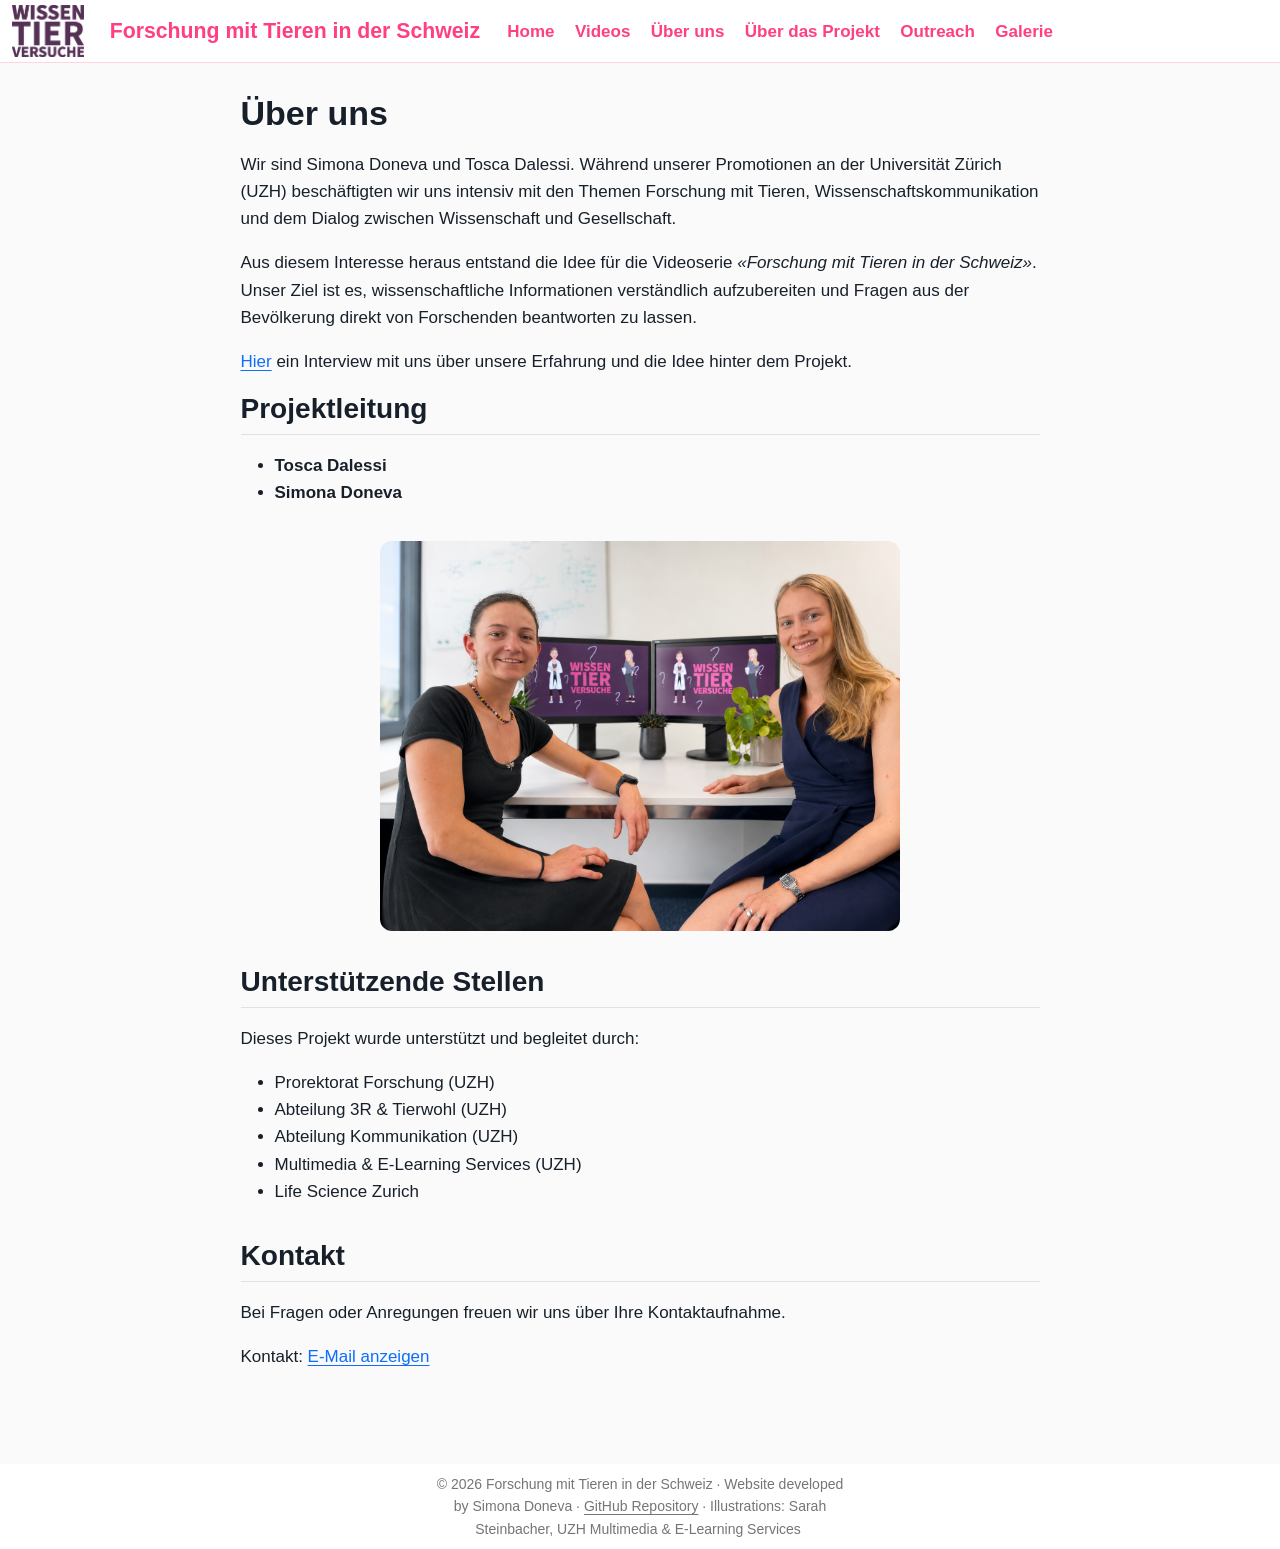
<file: docs/about.html>
<!DOCTYPE html>
<html xmlns="http://www.w3.org/1999/xhtml" lang="en" xml:lang="en"><head>

<meta charset="utf-8">
<meta name="generator" content="quarto-1.5.56">

<meta name="viewport" content="width=device-width, initial-scale=1.0, user-scalable=yes">


<title>Über uns – Forschung mit Tieren in der Schweiz</title>
<style>
code{white-space: pre-wrap;}
span.smallcaps{font-variant: small-caps;}
div.columns{display: flex; gap: min(4vw, 1.5em);}
div.column{flex: auto; overflow-x: auto;}
div.hanging-indent{margin-left: 1.5em; text-indent: -1.5em;}
ul.task-list{list-style: none;}
ul.task-list li input[type="checkbox"] {
  width: 0.8em;
  margin: 0 0.8em 0.2em -1em; /* quarto-specific, see https://github.com/quarto-dev/quarto-cli/issues/4556 */ 
  vertical-align: middle;
}
</style>


<script src="site_libs/quarto-nav/quarto-nav.js"></script>
<script src="site_libs/quarto-nav/headroom.min.js"></script>
<script src="site_libs/clipboard/clipboard.min.js"></script>
<script src="site_libs/quarto-search/autocomplete.umd.js"></script>
<script src="site_libs/quarto-search/fuse.min.js"></script>
<script src="site_libs/quarto-search/quarto-search.js"></script>
<meta name="quarto:offset" content="./">
<script src="site_libs/quarto-html/quarto.js"></script>
<script src="site_libs/quarto-html/popper.min.js"></script>
<script src="site_libs/quarto-html/tippy.umd.min.js"></script>
<script src="site_libs/quarto-html/anchor.min.js"></script>
<link href="site_libs/quarto-html/tippy.css" rel="stylesheet">
<link href="site_libs/quarto-html/quarto-syntax-highlighting.css" rel="stylesheet" id="quarto-text-highlighting-styles">
<script src="site_libs/bootstrap/bootstrap.min.js"></script>
<link href="site_libs/bootstrap/bootstrap-icons.css" rel="stylesheet">
<link href="site_libs/bootstrap/bootstrap.min.css" rel="stylesheet" id="quarto-bootstrap" data-mode="light">
<script id="quarto-search-options" type="application/json">{
  "location": "navbar",
  "copy-button": false,
  "collapse-after": 3,
  "panel-placement": "end",
  "type": "overlay",
  "limit": 50,
  "keyboard-shortcut": [
    "f",
    "/",
    "s"
  ],
  "show-item-context": false,
  "language": {
    "search-no-results-text": "No results",
    "search-matching-documents-text": "matching documents",
    "search-copy-link-title": "Copy link to search",
    "search-hide-matches-text": "Hide additional matches",
    "search-more-match-text": "more match in this document",
    "search-more-matches-text": "more matches in this document",
    "search-clear-button-title": "Clear",
    "search-text-placeholder": "",
    "search-detached-cancel-button-title": "Cancel",
    "search-submit-button-title": "Submit",
    "search-label": "Search"
  }
}</script>


<link rel="stylesheet" href="styles.css">
</head>

<body class="nav-fixed fullcontent">

<div id="quarto-search-results"></div>
  <header id="quarto-header" class="headroom fixed-top">
    <nav class="navbar navbar-expand-lg " data-bs-theme="dark">
      <div class="navbar-container container-fluid">
      <div class="navbar-brand-container mx-auto">
    <a class="navbar-brand" href="./index.html">
    <span class="navbar-title">Forschung mit Tieren in der Schweiz</span>
    </a>
  </div>
            <div id="quarto-search" class="" title="Search"></div>
          <button class="navbar-toggler" type="button" data-bs-toggle="collapse" data-bs-target="#navbarCollapse" aria-controls="navbarCollapse" role="menu" aria-expanded="false" aria-label="Toggle navigation" onclick="if (window.quartoToggleHeadroom) { window.quartoToggleHeadroom(); }">
  <span class="navbar-toggler-icon"></span>
</button>
          <div class="collapse navbar-collapse" id="navbarCollapse">
            <ul class="navbar-nav navbar-nav-scroll me-auto">
  <li class="nav-item">
    <a class="nav-link" href="./index.html"> 
<span class="menu-text">Home</span></a>
  </li>  
  <li class="nav-item">
    <a class="nav-link" href="./topics/index.html"> 
<span class="menu-text">Videos</span></a>
  </li>  
  <li class="nav-item">
    <a class="nav-link active" href="./about.html" aria-current="page"> 
<span class="menu-text">Über uns</span></a>
  </li>  
  <li class="nav-item">
    <a class="nav-link" href="./about-project.html"> 
<span class="menu-text">Über das Projekt</span></a>
  </li>  
  <li class="nav-item">
    <a class="nav-link" href="./outreach.html"> 
<span class="menu-text">Outreach</span></a>
  </li>  
  <li class="nav-item">
    <a class="nav-link" href="./gallery.html"> 
<span class="menu-text">Galerie</span></a>
  </li>  
</ul>
          </div> <!-- /navcollapse -->
            <div class="quarto-navbar-tools">
</div>
      </div> <!-- /container-fluid -->
    </nav>
</header>
<!-- content -->
<div id="quarto-content" class="quarto-container page-columns page-rows-contents page-layout-article page-navbar">
<!-- sidebar -->
<!-- margin-sidebar -->
    
<!-- main -->
<main class="content" id="quarto-document-content">

<header id="title-block-header" class="quarto-title-block default">
<div class="quarto-title">
<h1 class="title">Über uns</h1>
</div>



<div class="quarto-title-meta">

    
  
    
  </div>
  


</header>


<p>Wir sind Simona Doneva und Tosca Dalessi. Während unserer Promotionen an der Universität Zürich (UZH) beschäftigten wir uns intensiv mit den Themen Forschung mit Tieren, Wissenschaftskommunikation und dem Dialog zwischen Wissenschaft und Gesellschaft.</p>
<p>Aus diesem Interesse heraus entstand die Idee für die Videoserie <em>«Forschung mit Tieren in der Schweiz»</em>. Unser Ziel ist es, wissenschaftliche Informationen verständlich aufzubereiten und Fragen aus der Bevölkerung direkt von Forschenden beantworten zu lassen.</p>
<p><a href="https://www.news.uzh.ch/de/articles/news/2026/forschung-mit-Tieren.html">Hier</a> ein Interview mit uns über unsere Erfahrung und die Idee hinter dem Projekt.</p>
<section id="projektleitung" class="level2">
<h2 class="anchored" data-anchor-id="projektleitung">Projektleitung</h2>
<ul>
<li><strong>Tosca Dalessi</strong></li>
<li><strong>Simona Doneva</strong></li>
</ul>
<div class="about-image">
<p><img src="images/about-us.png" class="img-fluid" alt="Simona Doneva und Tosca Dalessi"></p>
</div>
</section>
<section id="unterstützende-stellen" class="level2">
<h2 class="anchored" data-anchor-id="unterstützende-stellen">Unterstützende Stellen</h2>
<p>Dieses Projekt wurde unterstützt und begleitet durch:</p>
<ul>
<li>Prorektorat Forschung (UZH)</li>
<li>Abteilung 3R &amp; Tierwohl (UZH)</li>
<li>Abteilung Kommunikation (UZH)</li>
<li>Multimedia &amp; E-Learning Services (UZH)</li>
<li>Life Science Zurich</li>
</ul>
</section>
<section id="kontakt" class="level2">
<h2 class="anchored" data-anchor-id="kontakt">Kontakt</h2>
<p>Bei Fragen oder Anregungen freuen wir uns über Ihre Kontaktaufnahme.</p>
<p>Kontakt: <a href="mailto:wissen.tierversuche@ik.me">E-Mail anzeigen</a></p>


</section>

</main> <!-- /main -->
<script id="quarto-html-after-body" type="application/javascript">
window.document.addEventListener("DOMContentLoaded", function (event) {
  const toggleBodyColorMode = (bsSheetEl) => {
    const mode = bsSheetEl.getAttribute("data-mode");
    const bodyEl = window.document.querySelector("body");
    if (mode === "dark") {
      bodyEl.classList.add("quarto-dark");
      bodyEl.classList.remove("quarto-light");
    } else {
      bodyEl.classList.add("quarto-light");
      bodyEl.classList.remove("quarto-dark");
    }
  }
  const toggleBodyColorPrimary = () => {
    const bsSheetEl = window.document.querySelector("link#quarto-bootstrap");
    if (bsSheetEl) {
      toggleBodyColorMode(bsSheetEl);
    }
  }
  toggleBodyColorPrimary();  
  const icon = "";
  const anchorJS = new window.AnchorJS();
  anchorJS.options = {
    placement: 'right',
    icon: icon
  };
  anchorJS.add('.anchored');
  const isCodeAnnotation = (el) => {
    for (const clz of el.classList) {
      if (clz.startsWith('code-annotation-')) {                     
        return true;
      }
    }
    return false;
  }
  const onCopySuccess = function(e) {
    // button target
    const button = e.trigger;
    // don't keep focus
    button.blur();
    // flash "checked"
    button.classList.add('code-copy-button-checked');
    var currentTitle = button.getAttribute("title");
    button.setAttribute("title", "Copied!");
    let tooltip;
    if (window.bootstrap) {
      button.setAttribute("data-bs-toggle", "tooltip");
      button.setAttribute("data-bs-placement", "left");
      button.setAttribute("data-bs-title", "Copied!");
      tooltip = new bootstrap.Tooltip(button, 
        { trigger: "manual", 
          customClass: "code-copy-button-tooltip",
          offset: [0, -8]});
      tooltip.show();    
    }
    setTimeout(function() {
      if (tooltip) {
        tooltip.hide();
        button.removeAttribute("data-bs-title");
        button.removeAttribute("data-bs-toggle");
        button.removeAttribute("data-bs-placement");
      }
      button.setAttribute("title", currentTitle);
      button.classList.remove('code-copy-button-checked');
    }, 1000);
    // clear code selection
    e.clearSelection();
  }
  const getTextToCopy = function(trigger) {
      const codeEl = trigger.previousElementSibling.cloneNode(true);
      for (const childEl of codeEl.children) {
        if (isCodeAnnotation(childEl)) {
          childEl.remove();
        }
      }
      return codeEl.innerText;
  }
  const clipboard = new window.ClipboardJS('.code-copy-button:not([data-in-quarto-modal])', {
    text: getTextToCopy
  });
  clipboard.on('success', onCopySuccess);
  if (window.document.getElementById('quarto-embedded-source-code-modal')) {
    // For code content inside modals, clipBoardJS needs to be initialized with a container option
    // TODO: Check when it could be a function (https://github.com/zenorocha/clipboard.js/issues/860)
    const clipboardModal = new window.ClipboardJS('.code-copy-button[data-in-quarto-modal]', {
      text: getTextToCopy,
      container: window.document.getElementById('quarto-embedded-source-code-modal')
    });
    clipboardModal.on('success', onCopySuccess);
  }
    var localhostRegex = new RegExp(/^(?:http|https):\/\/localhost\:?[0-9]*\//);
    var mailtoRegex = new RegExp(/^mailto:/);
      var filterRegex = new RegExp('/' + window.location.host + '/');
    var isInternal = (href) => {
        return filterRegex.test(href) || localhostRegex.test(href) || mailtoRegex.test(href);
    }
    // Inspect non-navigation links and adorn them if external
 	var links = window.document.querySelectorAll('a[href]:not(.nav-link):not(.navbar-brand):not(.toc-action):not(.sidebar-link):not(.sidebar-item-toggle):not(.pagination-link):not(.no-external):not([aria-hidden]):not(.dropdown-item):not(.quarto-navigation-tool):not(.about-link)');
    for (var i=0; i<links.length; i++) {
      const link = links[i];
      if (!isInternal(link.href)) {
        // undo the damage that might have been done by quarto-nav.js in the case of
        // links that we want to consider external
        if (link.dataset.originalHref !== undefined) {
          link.href = link.dataset.originalHref;
        }
      }
    }
  function tippyHover(el, contentFn, onTriggerFn, onUntriggerFn) {
    const config = {
      allowHTML: true,
      maxWidth: 500,
      delay: 100,
      arrow: false,
      appendTo: function(el) {
          return el.parentElement;
      },
      interactive: true,
      interactiveBorder: 10,
      theme: 'quarto',
      placement: 'bottom-start',
    };
    if (contentFn) {
      config.content = contentFn;
    }
    if (onTriggerFn) {
      config.onTrigger = onTriggerFn;
    }
    if (onUntriggerFn) {
      config.onUntrigger = onUntriggerFn;
    }
    window.tippy(el, config); 
  }
  const noterefs = window.document.querySelectorAll('a[role="doc-noteref"]');
  for (var i=0; i<noterefs.length; i++) {
    const ref = noterefs[i];
    tippyHover(ref, function() {
      // use id or data attribute instead here
      let href = ref.getAttribute('data-footnote-href') || ref.getAttribute('href');
      try { href = new URL(href).hash; } catch {}
      const id = href.replace(/^#\/?/, "");
      const note = window.document.getElementById(id);
      if (note) {
        return note.innerHTML;
      } else {
        return "";
      }
    });
  }
  const xrefs = window.document.querySelectorAll('a.quarto-xref');
  const processXRef = (id, note) => {
    // Strip column container classes
    const stripColumnClz = (el) => {
      el.classList.remove("page-full", "page-columns");
      if (el.children) {
        for (const child of el.children) {
          stripColumnClz(child);
        }
      }
    }
    stripColumnClz(note)
    if (id === null || id.startsWith('sec-')) {
      // Special case sections, only their first couple elements
      const container = document.createElement("div");
      if (note.children && note.children.length > 2) {
        container.appendChild(note.children[0].cloneNode(true));
        for (let i = 1; i < note.children.length; i++) {
          const child = note.children[i];
          if (child.tagName === "P" && child.innerText === "") {
            continue;
          } else {
            container.appendChild(child.cloneNode(true));
            break;
          }
        }
        if (window.Quarto?.typesetMath) {
          window.Quarto.typesetMath(container);
        }
        return container.innerHTML
      } else {
        if (window.Quarto?.typesetMath) {
          window.Quarto.typesetMath(note);
        }
        return note.innerHTML;
      }
    } else {
      // Remove any anchor links if they are present
      const anchorLink = note.querySelector('a.anchorjs-link');
      if (anchorLink) {
        anchorLink.remove();
      }
      if (window.Quarto?.typesetMath) {
        window.Quarto.typesetMath(note);
      }
      // TODO in 1.5, we should make sure this works without a callout special case
      if (note.classList.contains("callout")) {
        return note.outerHTML;
      } else {
        return note.innerHTML;
      }
    }
  }
  for (var i=0; i<xrefs.length; i++) {
    const xref = xrefs[i];
    tippyHover(xref, undefined, function(instance) {
      instance.disable();
      let url = xref.getAttribute('href');
      let hash = undefined; 
      if (url.startsWith('#')) {
        hash = url;
      } else {
        try { hash = new URL(url).hash; } catch {}
      }
      if (hash) {
        const id = hash.replace(/^#\/?/, "");
        const note = window.document.getElementById(id);
        if (note !== null) {
          try {
            const html = processXRef(id, note.cloneNode(true));
            instance.setContent(html);
          } finally {
            instance.enable();
            instance.show();
          }
        } else {
          // See if we can fetch this
          fetch(url.split('#')[0])
          .then(res => res.text())
          .then(html => {
            const parser = new DOMParser();
            const htmlDoc = parser.parseFromString(html, "text/html");
            const note = htmlDoc.getElementById(id);
            if (note !== null) {
              const html = processXRef(id, note);
              instance.setContent(html);
            } 
          }).finally(() => {
            instance.enable();
            instance.show();
          });
        }
      } else {
        // See if we can fetch a full url (with no hash to target)
        // This is a special case and we should probably do some content thinning / targeting
        fetch(url)
        .then(res => res.text())
        .then(html => {
          const parser = new DOMParser();
          const htmlDoc = parser.parseFromString(html, "text/html");
          const note = htmlDoc.querySelector('main.content');
          if (note !== null) {
            // This should only happen for chapter cross references
            // (since there is no id in the URL)
            // remove the first header
            if (note.children.length > 0 && note.children[0].tagName === "HEADER") {
              note.children[0].remove();
            }
            const html = processXRef(null, note);
            instance.setContent(html);
          } 
        }).finally(() => {
          instance.enable();
          instance.show();
        });
      }
    }, function(instance) {
    });
  }
      let selectedAnnoteEl;
      const selectorForAnnotation = ( cell, annotation) => {
        let cellAttr = 'data-code-cell="' + cell + '"';
        let lineAttr = 'data-code-annotation="' +  annotation + '"';
        const selector = 'span[' + cellAttr + '][' + lineAttr + ']';
        return selector;
      }
      const selectCodeLines = (annoteEl) => {
        const doc = window.document;
        const targetCell = annoteEl.getAttribute("data-target-cell");
        const targetAnnotation = annoteEl.getAttribute("data-target-annotation");
        const annoteSpan = window.document.querySelector(selectorForAnnotation(targetCell, targetAnnotation));
        const lines = annoteSpan.getAttribute("data-code-lines").split(",");
        const lineIds = lines.map((line) => {
          return targetCell + "-" + line;
        })
        let top = null;
        let height = null;
        let parent = null;
        if (lineIds.length > 0) {
            //compute the position of the single el (top and bottom and make a div)
            const el = window.document.getElementById(lineIds[0]);
            top = el.offsetTop;
            height = el.offsetHeight;
            parent = el.parentElement.parentElement;
          if (lineIds.length > 1) {
            const lastEl = window.document.getElementById(lineIds[lineIds.length - 1]);
            const bottom = lastEl.offsetTop + lastEl.offsetHeight;
            height = bottom - top;
          }
          if (top !== null && height !== null && parent !== null) {
            // cook up a div (if necessary) and position it 
            let div = window.document.getElementById("code-annotation-line-highlight");
            if (div === null) {
              div = window.document.createElement("div");
              div.setAttribute("id", "code-annotation-line-highlight");
              div.style.position = 'absolute';
              parent.appendChild(div);
            }
            div.style.top = top - 2 + "px";
            div.style.height = height + 4 + "px";
            div.style.left = 0;
            let gutterDiv = window.document.getElementById("code-annotation-line-highlight-gutter");
            if (gutterDiv === null) {
              gutterDiv = window.document.createElement("div");
              gutterDiv.setAttribute("id", "code-annotation-line-highlight-gutter");
              gutterDiv.style.position = 'absolute';
              const codeCell = window.document.getElementById(targetCell);
              const gutter = codeCell.querySelector('.code-annotation-gutter');
              gutter.appendChild(gutterDiv);
            }
            gutterDiv.style.top = top - 2 + "px";
            gutterDiv.style.height = height + 4 + "px";
          }
          selectedAnnoteEl = annoteEl;
        }
      };
      const unselectCodeLines = () => {
        const elementsIds = ["code-annotation-line-highlight", "code-annotation-line-highlight-gutter"];
        elementsIds.forEach((elId) => {
          const div = window.document.getElementById(elId);
          if (div) {
            div.remove();
          }
        });
        selectedAnnoteEl = undefined;
      };
        // Handle positioning of the toggle
    window.addEventListener(
      "resize",
      throttle(() => {
        elRect = undefined;
        if (selectedAnnoteEl) {
          selectCodeLines(selectedAnnoteEl);
        }
      }, 10)
    );
    function throttle(fn, ms) {
    let throttle = false;
    let timer;
      return (...args) => {
        if(!throttle) { // first call gets through
            fn.apply(this, args);
            throttle = true;
        } else { // all the others get throttled
            if(timer) clearTimeout(timer); // cancel #2
            timer = setTimeout(() => {
              fn.apply(this, args);
              timer = throttle = false;
            }, ms);
        }
      };
    }
      // Attach click handler to the DT
      const annoteDls = window.document.querySelectorAll('dt[data-target-cell]');
      for (const annoteDlNode of annoteDls) {
        annoteDlNode.addEventListener('click', (event) => {
          const clickedEl = event.target;
          if (clickedEl !== selectedAnnoteEl) {
            unselectCodeLines();
            const activeEl = window.document.querySelector('dt[data-target-cell].code-annotation-active');
            if (activeEl) {
              activeEl.classList.remove('code-annotation-active');
            }
            selectCodeLines(clickedEl);
            clickedEl.classList.add('code-annotation-active');
          } else {
            // Unselect the line
            unselectCodeLines();
            clickedEl.classList.remove('code-annotation-active');
          }
        });
      }
  const findCites = (el) => {
    const parentEl = el.parentElement;
    if (parentEl) {
      const cites = parentEl.dataset.cites;
      if (cites) {
        return {
          el,
          cites: cites.split(' ')
        };
      } else {
        return findCites(el.parentElement)
      }
    } else {
      return undefined;
    }
  };
  var bibliorefs = window.document.querySelectorAll('a[role="doc-biblioref"]');
  for (var i=0; i<bibliorefs.length; i++) {
    const ref = bibliorefs[i];
    const citeInfo = findCites(ref);
    if (citeInfo) {
      tippyHover(citeInfo.el, function() {
        var popup = window.document.createElement('div');
        citeInfo.cites.forEach(function(cite) {
          var citeDiv = window.document.createElement('div');
          citeDiv.classList.add('hanging-indent');
          citeDiv.classList.add('csl-entry');
          var biblioDiv = window.document.getElementById('ref-' + cite);
          if (biblioDiv) {
            citeDiv.innerHTML = biblioDiv.innerHTML;
          }
          popup.appendChild(citeDiv);
        });
        return popup.innerHTML;
      });
    }
  }
});
</script>
</div> <!-- /content -->
<footer class="footer">
  <div class="nav-footer">
    <div class="nav-footer-left">
      &nbsp;
    </div>   
    <div class="nav-footer-center">
<p>© 2026 Forschung mit Tieren in der Schweiz · Website developed by Simona Doneva · <a href="https://github.com/simonada/animal-research-video-series-ch">GitHub Repository</a> · Illustrations: Sarah Steinbacher, UZH Multimedia &amp; E-Learning Services&nbsp;</p>
</div>
    <div class="nav-footer-right">
      &nbsp;
    </div>
  </div>
</footer>




</body></html>
</file>
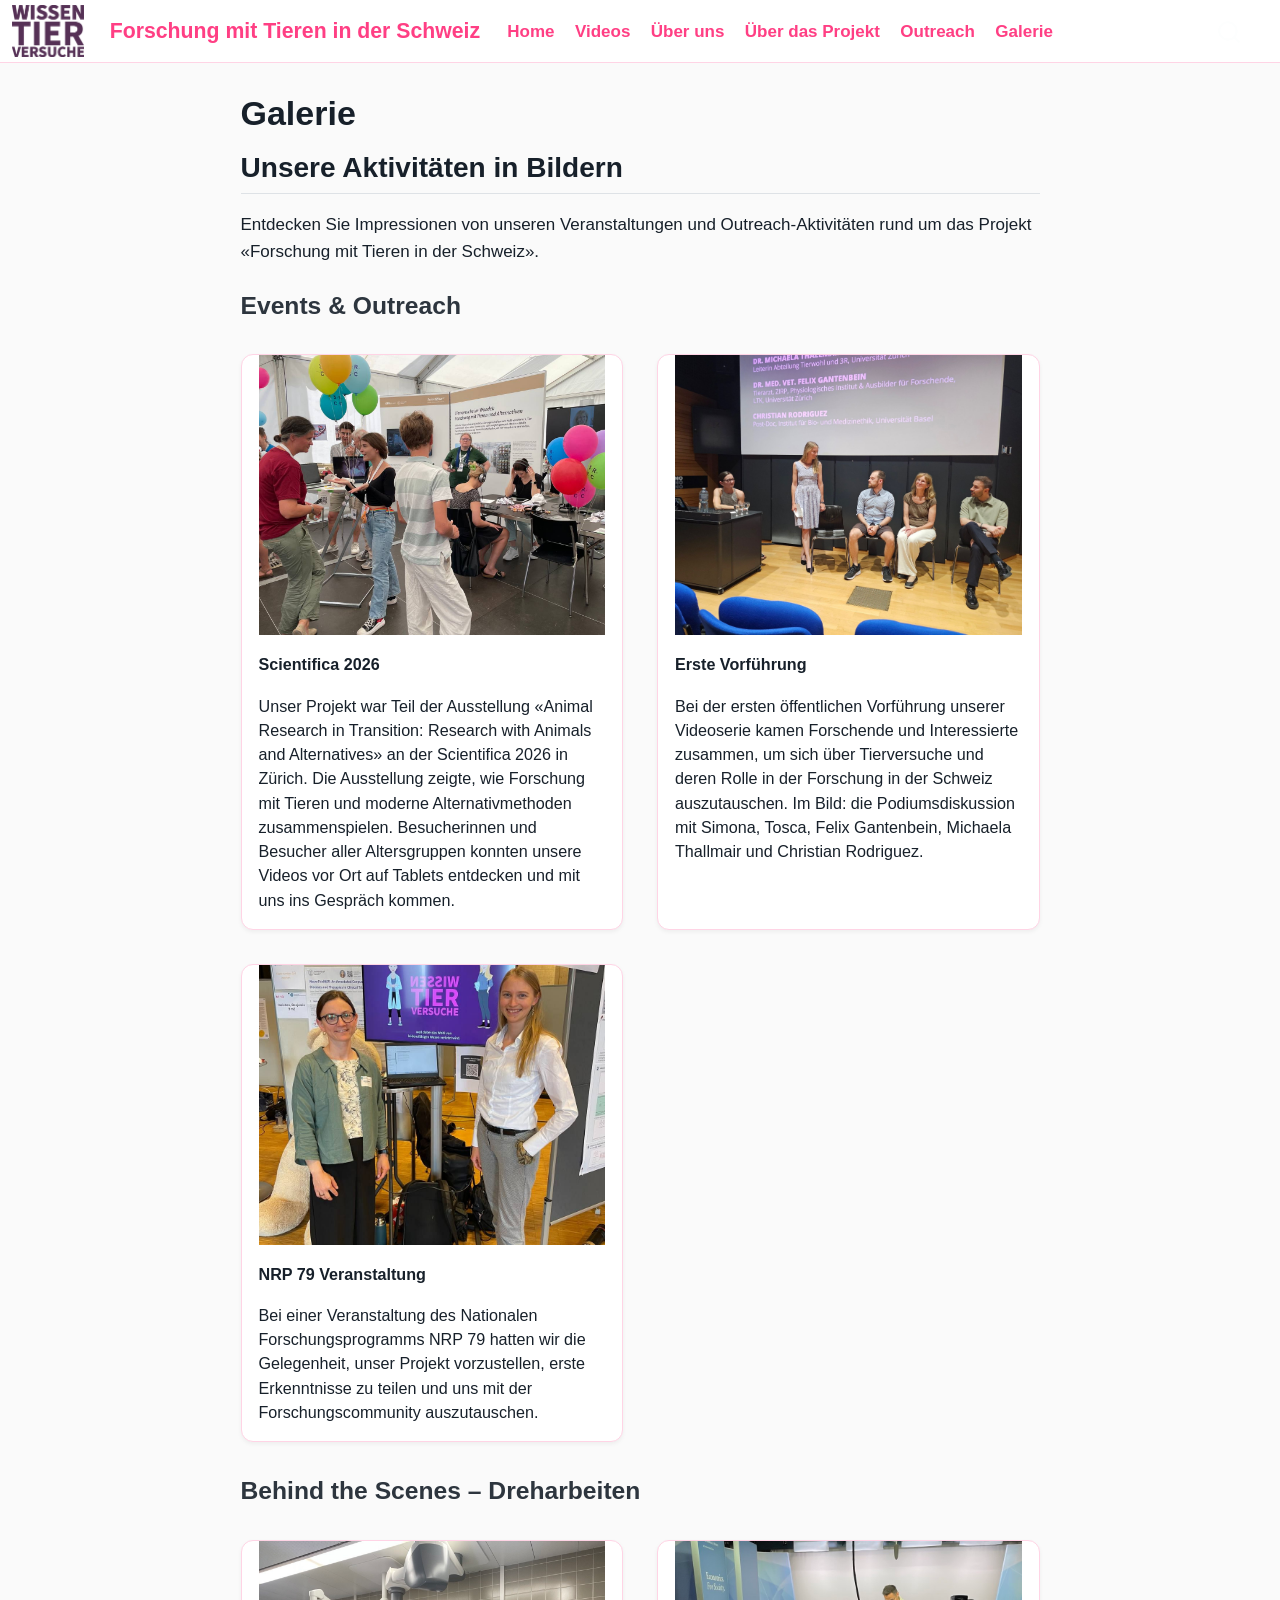
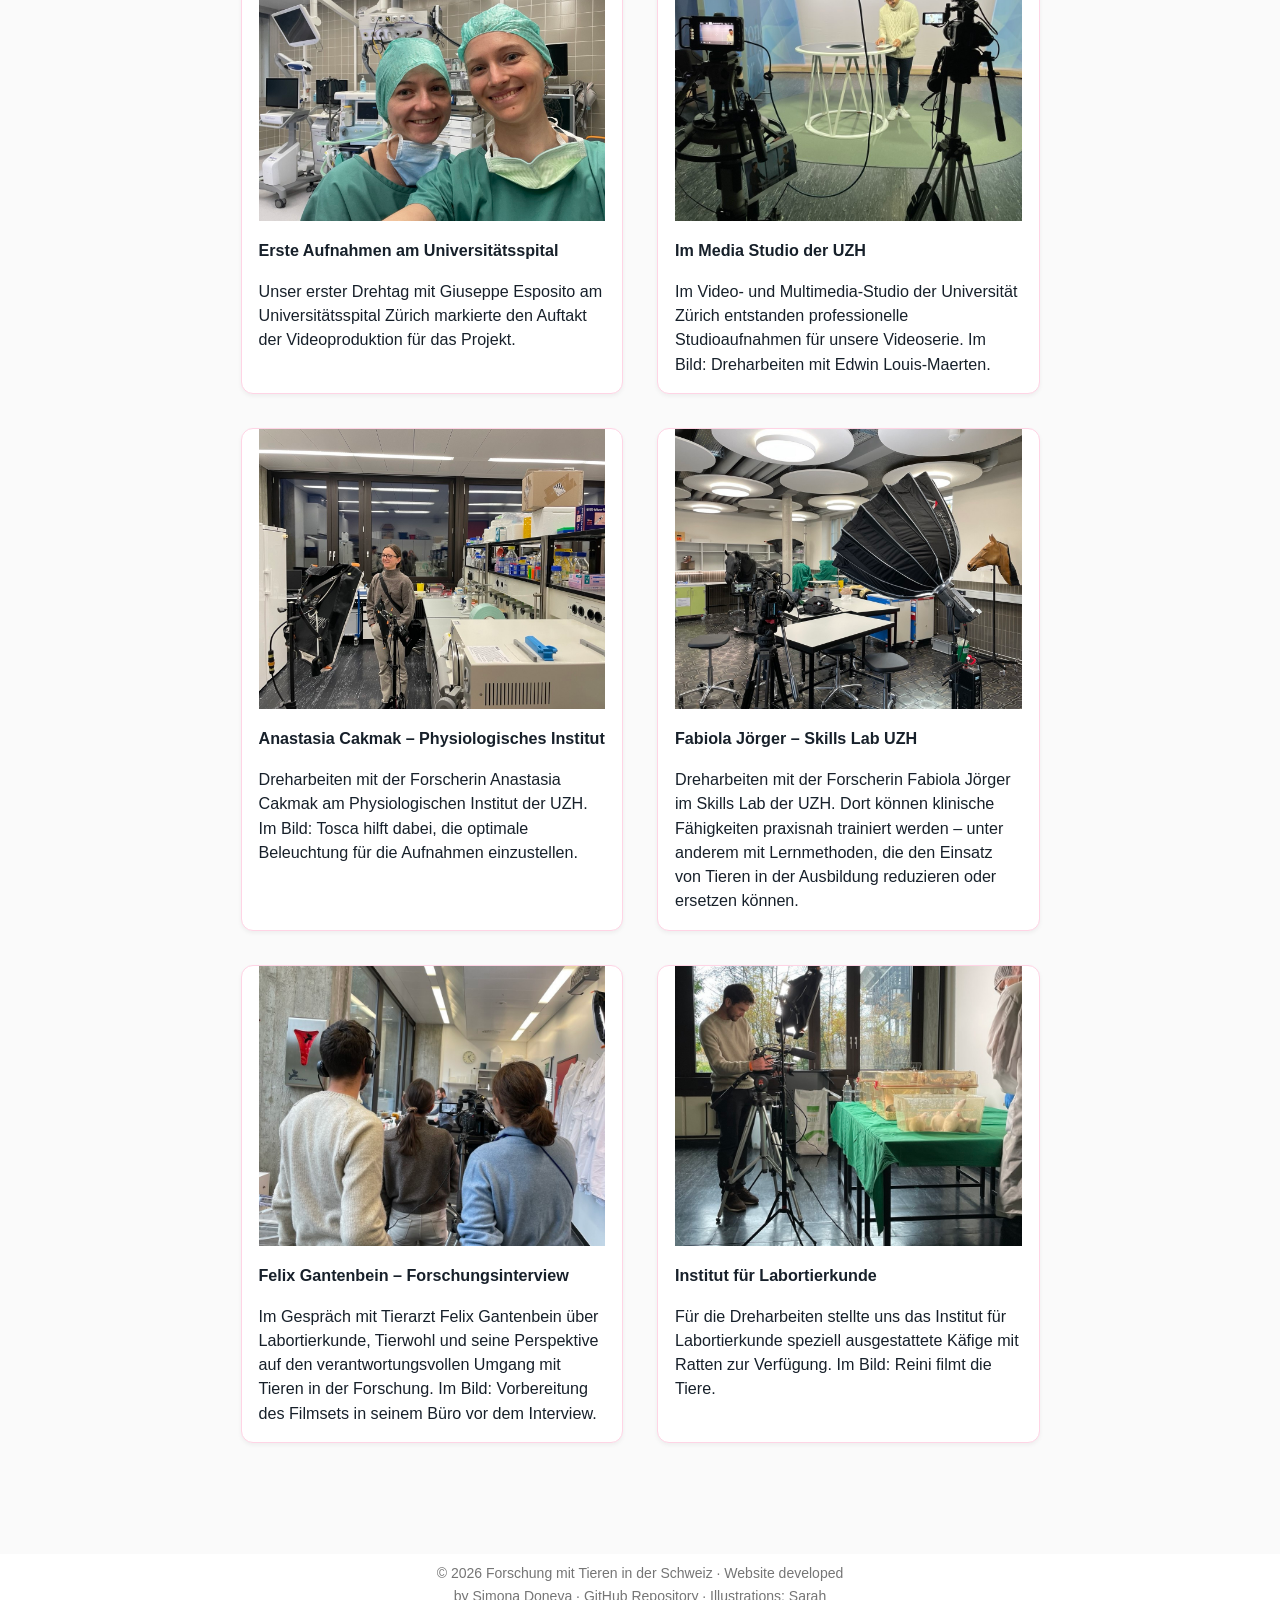
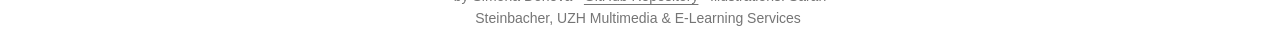
<file: docs/gallery.html>
<!DOCTYPE html>
<html xmlns="http://www.w3.org/1999/xhtml" lang="en" xml:lang="en"><head>

<meta charset="utf-8">
<meta name="generator" content="quarto-1.5.56">

<meta name="viewport" content="width=device-width, initial-scale=1.0, user-scalable=yes">


<title>Galerie – Forschung mit Tieren in der Schweiz</title>
<style>
code{white-space: pre-wrap;}
span.smallcaps{font-variant: small-caps;}
div.columns{display: flex; gap: min(4vw, 1.5em);}
div.column{flex: auto; overflow-x: auto;}
div.hanging-indent{margin-left: 1.5em; text-indent: -1.5em;}
ul.task-list{list-style: none;}
ul.task-list li input[type="checkbox"] {
  width: 0.8em;
  margin: 0 0.8em 0.2em -1em; /* quarto-specific, see https://github.com/quarto-dev/quarto-cli/issues/4556 */ 
  vertical-align: middle;
}
</style>


<script src="site_libs/quarto-nav/quarto-nav.js"></script>
<script src="site_libs/quarto-nav/headroom.min.js"></script>
<script src="site_libs/clipboard/clipboard.min.js"></script>
<script src="site_libs/quarto-search/autocomplete.umd.js"></script>
<script src="site_libs/quarto-search/fuse.min.js"></script>
<script src="site_libs/quarto-search/quarto-search.js"></script>
<meta name="quarto:offset" content="./">
<script src="site_libs/quarto-html/quarto.js"></script>
<script src="site_libs/quarto-html/popper.min.js"></script>
<script src="site_libs/quarto-html/tippy.umd.min.js"></script>
<script src="site_libs/quarto-html/anchor.min.js"></script>
<link href="site_libs/quarto-html/tippy.css" rel="stylesheet">
<link href="site_libs/quarto-html/quarto-syntax-highlighting.css" rel="stylesheet" id="quarto-text-highlighting-styles">
<script src="site_libs/bootstrap/bootstrap.min.js"></script>
<link href="site_libs/bootstrap/bootstrap-icons.css" rel="stylesheet">
<link href="site_libs/bootstrap/bootstrap.min.css" rel="stylesheet" id="quarto-bootstrap" data-mode="light">
<script id="quarto-search-options" type="application/json">{
  "location": "navbar",
  "copy-button": false,
  "collapse-after": 3,
  "panel-placement": "end",
  "type": "overlay",
  "limit": 50,
  "keyboard-shortcut": [
    "f",
    "/",
    "s"
  ],
  "show-item-context": false,
  "language": {
    "search-no-results-text": "No results",
    "search-matching-documents-text": "matching documents",
    "search-copy-link-title": "Copy link to search",
    "search-hide-matches-text": "Hide additional matches",
    "search-more-match-text": "more match in this document",
    "search-more-matches-text": "more matches in this document",
    "search-clear-button-title": "Clear",
    "search-text-placeholder": "",
    "search-detached-cancel-button-title": "Cancel",
    "search-submit-button-title": "Submit",
    "search-label": "Search"
  }
}</script>


<link rel="stylesheet" href="styles.css">
</head>

<body class="nav-fixed fullcontent">

<div id="quarto-search-results"></div>
  <header id="quarto-header" class="headroom fixed-top">
    <nav class="navbar navbar-expand-lg " data-bs-theme="dark">
      <div class="navbar-container container-fluid">
      <div class="navbar-brand-container mx-auto">
    <a class="navbar-brand" href="./index.html">
    <span class="navbar-title">Forschung mit Tieren in der Schweiz</span>
    </a>
  </div>
            <div id="quarto-search" class="" title="Search"></div>
          <button class="navbar-toggler" type="button" data-bs-toggle="collapse" data-bs-target="#navbarCollapse" aria-controls="navbarCollapse" role="menu" aria-expanded="false" aria-label="Toggle navigation" onclick="if (window.quartoToggleHeadroom) { window.quartoToggleHeadroom(); }">
  <span class="navbar-toggler-icon"></span>
</button>
          <div class="collapse navbar-collapse" id="navbarCollapse">
            <ul class="navbar-nav navbar-nav-scroll me-auto">
  <li class="nav-item">
    <a class="nav-link" href="./index.html"> 
<span class="menu-text">Home</span></a>
  </li>  
  <li class="nav-item">
    <a class="nav-link" href="./topics/index.html"> 
<span class="menu-text">Videos</span></a>
  </li>  
  <li class="nav-item">
    <a class="nav-link" href="./about.html"> 
<span class="menu-text">Über uns</span></a>
  </li>  
  <li class="nav-item">
    <a class="nav-link" href="./about-project.html"> 
<span class="menu-text">Über das Projekt</span></a>
  </li>  
  <li class="nav-item">
    <a class="nav-link" href="./outreach.html"> 
<span class="menu-text">Outreach</span></a>
  </li>  
  <li class="nav-item">
    <a class="nav-link active" href="./gallery.html" aria-current="page"> 
<span class="menu-text">Galerie</span></a>
  </li>  
</ul>
          </div> <!-- /navcollapse -->
            <div class="quarto-navbar-tools">
</div>
      </div> <!-- /container-fluid -->
    </nav>
</header>
<!-- content -->
<div id="quarto-content" class="quarto-container page-columns page-rows-contents page-layout-article page-navbar">
<!-- sidebar -->
<!-- margin-sidebar -->
    
<!-- main -->
<main class="content" id="quarto-document-content">

<header id="title-block-header" class="quarto-title-block default">
<div class="quarto-title">
<h1 class="title">Galerie</h1>
</div>



<div class="quarto-title-meta">

    
  
    
  </div>
  


</header>


<section id="unsere-aktivitäten-in-bildern" class="level2">
<h2 class="anchored" data-anchor-id="unsere-aktivitäten-in-bildern">Unsere Aktivitäten in Bildern</h2>
<p>Entdecken Sie Impressionen von unseren Veranstaltungen und Outreach-Aktivitäten rund um das Projekt «Forschung mit Tieren in der Schweiz».</p>
<section id="events-outreach" class="level3">
<h3 class="anchored" data-anchor-id="events-outreach">Events &amp; Outreach</h3>
<div class="gallery-grid">
<div class="gallery-item">
<p><img src="images/gallery/scientifica_20263008.jpg" class="img-fluid"></p>
<p><strong>Scientifica 2026</strong></p>
<p>Unser Projekt war Teil der Ausstellung «Animal Research in Transition: Research with Animals and Alternatives» an der Scientifica 2026 in Zürich. Die Ausstellung zeigte, wie Forschung mit Tieren und moderne Alternativmethoden zusammenspielen. Besucherinnen und Besucher aller Altersgruppen konnten unsere Videos vor Ort auf Tablets entdecken und mit uns ins Gespräch kommen.</p>
</div>
<div class="gallery-item">
<p><img src="images/gallery/first_screening_20261806.jpeg" class="img-fluid"></p>
<p><strong>Erste Vorführung</strong></p>
<p>Bei der ersten öffentlichen Vorführung unserer Videoserie kamen Forschende und Interessierte zusammen, um sich über Tierversuche und deren Rolle in der Forschung in der Schweiz auszutauschen. Im Bild: die Podiumsdiskussion mit Simona, Tosca, Felix Gantenbein, Michaela Thallmair und Christian Rodriguez.</p>
</div>
<div class="gallery-item">
<p><img src="images/gallery/nrp79_event_20261504.jpeg" class="img-fluid"></p>
<p><strong>NRP 79 Veranstaltung</strong></p>
<p>Bei einer Veranstaltung des Nationalen Forschungsprogramms NRP 79 hatten wir die Gelegenheit, unser Projekt vorzustellen, erste Erkenntnisse zu teilen und uns mit der Forschungscommunity auszutauschen.</p>
</div>
</div>
</section>
<section id="behind-the-scenes-dreharbeiten" class="level3">
<h3 class="anchored" data-anchor-id="behind-the-scenes-dreharbeiten">Behind the Scenes – Dreharbeiten</h3>
<div class="gallery-grid">
<div class="gallery-item">
<p><img src="images/gallery/1st_ever_filming_Giuseppe_Esposito_Universitätssptal_Zürich.jpg" class="img-fluid"></p>
<p><strong>Erste Aufnahmen am Universitätsspital</strong></p>
<p>Unser erster Drehtag mit Giuseppe Esposito am Universitätsspital Zürich markierte den Auftakt der Videoproduktion für das Projekt.</p>
</div>
<div class="gallery-item">
<p><img src="images/gallery/filming_in_the_media_studio_UZH.jpg" class="img-fluid"></p>
<p><strong>Im Media Studio der UZH</strong></p>
<p>Im Video- und Multimedia-Studio der Universität Zürich entstanden professionelle Studioaufnahmen für unsere Videoserie. Im Bild: Dreharbeiten mit Edwin Louis-Maerten.</p>
</div>
<div class="gallery-item">
<p><img src="images/gallery/filming_Anastasia_Cakmak_Physiologisches_Institut_UZH.jpg" class="img-fluid"></p>
<p><strong>Anastasia Cakmak – Physiologisches Institut</strong></p>
<p>Dreharbeiten mit der Forscherin Anastasia Cakmak am Physiologischen Institut der UZH. Im Bild: Tosca hilft dabei, die optimale Beleuchtung für die Aufnahmen einzustellen.</p>
</div>
<div class="gallery-item">
<p><img src="images/gallery/filming_Fabiola_Jörger_Skills_Lab_UZH.jpg" class="img-fluid"></p>
<p><strong>Fabiola Jörger – Skills Lab UZH</strong></p>
<p>Dreharbeiten mit der Forscherin Fabiola Jörger im Skills Lab der UZH. Dort können klinische Fähigkeiten praxisnah trainiert werden – unter anderem mit Lernmethoden, die den Einsatz von Tieren in der Ausbildung reduzieren oder ersetzen können.</p>
</div>
<div class="gallery-item">
<p><img src="images/gallery/filming_Felix_Gantenbein.jpg" class="img-fluid"></p>
<p><strong>Felix Gantenbein – Forschungsinterview</strong></p>
<p>Im Gespräch mit Tierarzt Felix Gantenbein über Labortierkunde, Tierwohl und seine Perspektive auf den verantwortungsvollen Umgang mit Tieren in der Forschung. Im Bild: Vorbereitung des Filmsets in seinem Büro vor dem Interview.</p>
</div>
<div class="gallery-item">
<p><img src="images/gallery/filming_Institute_of_Laboratory_Animal_Science.jpg" class="img-fluid"></p>
<p><strong>Institut für Labortierkunde</strong></p>
<p>Für die Dreharbeiten stellte uns das Institut für Labortierkunde speziell ausgestattete Käfige mit Ratten zur Verfügung. Im Bild: Reini filmt die Tiere.</p>
</div>
</div>


</section>
</section>

</main> <!-- /main -->
<script id="quarto-html-after-body" type="application/javascript">
window.document.addEventListener("DOMContentLoaded", function (event) {
  const toggleBodyColorMode = (bsSheetEl) => {
    const mode = bsSheetEl.getAttribute("data-mode");
    const bodyEl = window.document.querySelector("body");
    if (mode === "dark") {
      bodyEl.classList.add("quarto-dark");
      bodyEl.classList.remove("quarto-light");
    } else {
      bodyEl.classList.add("quarto-light");
      bodyEl.classList.remove("quarto-dark");
    }
  }
  const toggleBodyColorPrimary = () => {
    const bsSheetEl = window.document.querySelector("link#quarto-bootstrap");
    if (bsSheetEl) {
      toggleBodyColorMode(bsSheetEl);
    }
  }
  toggleBodyColorPrimary();  
  const icon = "";
  const anchorJS = new window.AnchorJS();
  anchorJS.options = {
    placement: 'right',
    icon: icon
  };
  anchorJS.add('.anchored');
  const isCodeAnnotation = (el) => {
    for (const clz of el.classList) {
      if (clz.startsWith('code-annotation-')) {                     
        return true;
      }
    }
    return false;
  }
  const onCopySuccess = function(e) {
    // button target
    const button = e.trigger;
    // don't keep focus
    button.blur();
    // flash "checked"
    button.classList.add('code-copy-button-checked');
    var currentTitle = button.getAttribute("title");
    button.setAttribute("title", "Copied!");
    let tooltip;
    if (window.bootstrap) {
      button.setAttribute("data-bs-toggle", "tooltip");
      button.setAttribute("data-bs-placement", "left");
      button.setAttribute("data-bs-title", "Copied!");
      tooltip = new bootstrap.Tooltip(button, 
        { trigger: "manual", 
          customClass: "code-copy-button-tooltip",
          offset: [0, -8]});
      tooltip.show();    
    }
    setTimeout(function() {
      if (tooltip) {
        tooltip.hide();
        button.removeAttribute("data-bs-title");
        button.removeAttribute("data-bs-toggle");
        button.removeAttribute("data-bs-placement");
      }
      button.setAttribute("title", currentTitle);
      button.classList.remove('code-copy-button-checked');
    }, 1000);
    // clear code selection
    e.clearSelection();
  }
  const getTextToCopy = function(trigger) {
      const codeEl = trigger.previousElementSibling.cloneNode(true);
      for (const childEl of codeEl.children) {
        if (isCodeAnnotation(childEl)) {
          childEl.remove();
        }
      }
      return codeEl.innerText;
  }
  const clipboard = new window.ClipboardJS('.code-copy-button:not([data-in-quarto-modal])', {
    text: getTextToCopy
  });
  clipboard.on('success', onCopySuccess);
  if (window.document.getElementById('quarto-embedded-source-code-modal')) {
    // For code content inside modals, clipBoardJS needs to be initialized with a container option
    // TODO: Check when it could be a function (https://github.com/zenorocha/clipboard.js/issues/860)
    const clipboardModal = new window.ClipboardJS('.code-copy-button[data-in-quarto-modal]', {
      text: getTextToCopy,
      container: window.document.getElementById('quarto-embedded-source-code-modal')
    });
    clipboardModal.on('success', onCopySuccess);
  }
    var localhostRegex = new RegExp(/^(?:http|https):\/\/localhost\:?[0-9]*\//);
    var mailtoRegex = new RegExp(/^mailto:/);
      var filterRegex = new RegExp('/' + window.location.host + '/');
    var isInternal = (href) => {
        return filterRegex.test(href) || localhostRegex.test(href) || mailtoRegex.test(href);
    }
    // Inspect non-navigation links and adorn them if external
 	var links = window.document.querySelectorAll('a[href]:not(.nav-link):not(.navbar-brand):not(.toc-action):not(.sidebar-link):not(.sidebar-item-toggle):not(.pagination-link):not(.no-external):not([aria-hidden]):not(.dropdown-item):not(.quarto-navigation-tool):not(.about-link)');
    for (var i=0; i<links.length; i++) {
      const link = links[i];
      if (!isInternal(link.href)) {
        // undo the damage that might have been done by quarto-nav.js in the case of
        // links that we want to consider external
        if (link.dataset.originalHref !== undefined) {
          link.href = link.dataset.originalHref;
        }
      }
    }
  function tippyHover(el, contentFn, onTriggerFn, onUntriggerFn) {
    const config = {
      allowHTML: true,
      maxWidth: 500,
      delay: 100,
      arrow: false,
      appendTo: function(el) {
          return el.parentElement;
      },
      interactive: true,
      interactiveBorder: 10,
      theme: 'quarto',
      placement: 'bottom-start',
    };
    if (contentFn) {
      config.content = contentFn;
    }
    if (onTriggerFn) {
      config.onTrigger = onTriggerFn;
    }
    if (onUntriggerFn) {
      config.onUntrigger = onUntriggerFn;
    }
    window.tippy(el, config); 
  }
  const noterefs = window.document.querySelectorAll('a[role="doc-noteref"]');
  for (var i=0; i<noterefs.length; i++) {
    const ref = noterefs[i];
    tippyHover(ref, function() {
      // use id or data attribute instead here
      let href = ref.getAttribute('data-footnote-href') || ref.getAttribute('href');
      try { href = new URL(href).hash; } catch {}
      const id = href.replace(/^#\/?/, "");
      const note = window.document.getElementById(id);
      if (note) {
        return note.innerHTML;
      } else {
        return "";
      }
    });
  }
  const xrefs = window.document.querySelectorAll('a.quarto-xref');
  const processXRef = (id, note) => {
    // Strip column container classes
    const stripColumnClz = (el) => {
      el.classList.remove("page-full", "page-columns");
      if (el.children) {
        for (const child of el.children) {
          stripColumnClz(child);
        }
      }
    }
    stripColumnClz(note)
    if (id === null || id.startsWith('sec-')) {
      // Special case sections, only their first couple elements
      const container = document.createElement("div");
      if (note.children && note.children.length > 2) {
        container.appendChild(note.children[0].cloneNode(true));
        for (let i = 1; i < note.children.length; i++) {
          const child = note.children[i];
          if (child.tagName === "P" && child.innerText === "") {
            continue;
          } else {
            container.appendChild(child.cloneNode(true));
            break;
          }
        }
        if (window.Quarto?.typesetMath) {
          window.Quarto.typesetMath(container);
        }
        return container.innerHTML
      } else {
        if (window.Quarto?.typesetMath) {
          window.Quarto.typesetMath(note);
        }
        return note.innerHTML;
      }
    } else {
      // Remove any anchor links if they are present
      const anchorLink = note.querySelector('a.anchorjs-link');
      if (anchorLink) {
        anchorLink.remove();
      }
      if (window.Quarto?.typesetMath) {
        window.Quarto.typesetMath(note);
      }
      // TODO in 1.5, we should make sure this works without a callout special case
      if (note.classList.contains("callout")) {
        return note.outerHTML;
      } else {
        return note.innerHTML;
      }
    }
  }
  for (var i=0; i<xrefs.length; i++) {
    const xref = xrefs[i];
    tippyHover(xref, undefined, function(instance) {
      instance.disable();
      let url = xref.getAttribute('href');
      let hash = undefined; 
      if (url.startsWith('#')) {
        hash = url;
      } else {
        try { hash = new URL(url).hash; } catch {}
      }
      if (hash) {
        const id = hash.replace(/^#\/?/, "");
        const note = window.document.getElementById(id);
        if (note !== null) {
          try {
            const html = processXRef(id, note.cloneNode(true));
            instance.setContent(html);
          } finally {
            instance.enable();
            instance.show();
          }
        } else {
          // See if we can fetch this
          fetch(url.split('#')[0])
          .then(res => res.text())
          .then(html => {
            const parser = new DOMParser();
            const htmlDoc = parser.parseFromString(html, "text/html");
            const note = htmlDoc.getElementById(id);
            if (note !== null) {
              const html = processXRef(id, note);
              instance.setContent(html);
            } 
          }).finally(() => {
            instance.enable();
            instance.show();
          });
        }
      } else {
        // See if we can fetch a full url (with no hash to target)
        // This is a special case and we should probably do some content thinning / targeting
        fetch(url)
        .then(res => res.text())
        .then(html => {
          const parser = new DOMParser();
          const htmlDoc = parser.parseFromString(html, "text/html");
          const note = htmlDoc.querySelector('main.content');
          if (note !== null) {
            // This should only happen for chapter cross references
            // (since there is no id in the URL)
            // remove the first header
            if (note.children.length > 0 && note.children[0].tagName === "HEADER") {
              note.children[0].remove();
            }
            const html = processXRef(null, note);
            instance.setContent(html);
          } 
        }).finally(() => {
          instance.enable();
          instance.show();
        });
      }
    }, function(instance) {
    });
  }
      let selectedAnnoteEl;
      const selectorForAnnotation = ( cell, annotation) => {
        let cellAttr = 'data-code-cell="' + cell + '"';
        let lineAttr = 'data-code-annotation="' +  annotation + '"';
        const selector = 'span[' + cellAttr + '][' + lineAttr + ']';
        return selector;
      }
      const selectCodeLines = (annoteEl) => {
        const doc = window.document;
        const targetCell = annoteEl.getAttribute("data-target-cell");
        const targetAnnotation = annoteEl.getAttribute("data-target-annotation");
        const annoteSpan = window.document.querySelector(selectorForAnnotation(targetCell, targetAnnotation));
        const lines = annoteSpan.getAttribute("data-code-lines").split(",");
        const lineIds = lines.map((line) => {
          return targetCell + "-" + line;
        })
        let top = null;
        let height = null;
        let parent = null;
        if (lineIds.length > 0) {
            //compute the position of the single el (top and bottom and make a div)
            const el = window.document.getElementById(lineIds[0]);
            top = el.offsetTop;
            height = el.offsetHeight;
            parent = el.parentElement.parentElement;
          if (lineIds.length > 1) {
            const lastEl = window.document.getElementById(lineIds[lineIds.length - 1]);
            const bottom = lastEl.offsetTop + lastEl.offsetHeight;
            height = bottom - top;
          }
          if (top !== null && height !== null && parent !== null) {
            // cook up a div (if necessary) and position it 
            let div = window.document.getElementById("code-annotation-line-highlight");
            if (div === null) {
              div = window.document.createElement("div");
              div.setAttribute("id", "code-annotation-line-highlight");
              div.style.position = 'absolute';
              parent.appendChild(div);
            }
            div.style.top = top - 2 + "px";
            div.style.height = height + 4 + "px";
            div.style.left = 0;
            let gutterDiv = window.document.getElementById("code-annotation-line-highlight-gutter");
            if (gutterDiv === null) {
              gutterDiv = window.document.createElement("div");
              gutterDiv.setAttribute("id", "code-annotation-line-highlight-gutter");
              gutterDiv.style.position = 'absolute';
              const codeCell = window.document.getElementById(targetCell);
              const gutter = codeCell.querySelector('.code-annotation-gutter');
              gutter.appendChild(gutterDiv);
            }
            gutterDiv.style.top = top - 2 + "px";
            gutterDiv.style.height = height + 4 + "px";
          }
          selectedAnnoteEl = annoteEl;
        }
      };
      const unselectCodeLines = () => {
        const elementsIds = ["code-annotation-line-highlight", "code-annotation-line-highlight-gutter"];
        elementsIds.forEach((elId) => {
          const div = window.document.getElementById(elId);
          if (div) {
            div.remove();
          }
        });
        selectedAnnoteEl = undefined;
      };
        // Handle positioning of the toggle
    window.addEventListener(
      "resize",
      throttle(() => {
        elRect = undefined;
        if (selectedAnnoteEl) {
          selectCodeLines(selectedAnnoteEl);
        }
      }, 10)
    );
    function throttle(fn, ms) {
    let throttle = false;
    let timer;
      return (...args) => {
        if(!throttle) { // first call gets through
            fn.apply(this, args);
            throttle = true;
        } else { // all the others get throttled
            if(timer) clearTimeout(timer); // cancel #2
            timer = setTimeout(() => {
              fn.apply(this, args);
              timer = throttle = false;
            }, ms);
        }
      };
    }
      // Attach click handler to the DT
      const annoteDls = window.document.querySelectorAll('dt[data-target-cell]');
      for (const annoteDlNode of annoteDls) {
        annoteDlNode.addEventListener('click', (event) => {
          const clickedEl = event.target;
          if (clickedEl !== selectedAnnoteEl) {
            unselectCodeLines();
            const activeEl = window.document.querySelector('dt[data-target-cell].code-annotation-active');
            if (activeEl) {
              activeEl.classList.remove('code-annotation-active');
            }
            selectCodeLines(clickedEl);
            clickedEl.classList.add('code-annotation-active');
          } else {
            // Unselect the line
            unselectCodeLines();
            clickedEl.classList.remove('code-annotation-active');
          }
        });
      }
  const findCites = (el) => {
    const parentEl = el.parentElement;
    if (parentEl) {
      const cites = parentEl.dataset.cites;
      if (cites) {
        return {
          el,
          cites: cites.split(' ')
        };
      } else {
        return findCites(el.parentElement)
      }
    } else {
      return undefined;
    }
  };
  var bibliorefs = window.document.querySelectorAll('a[role="doc-biblioref"]');
  for (var i=0; i<bibliorefs.length; i++) {
    const ref = bibliorefs[i];
    const citeInfo = findCites(ref);
    if (citeInfo) {
      tippyHover(citeInfo.el, function() {
        var popup = window.document.createElement('div');
        citeInfo.cites.forEach(function(cite) {
          var citeDiv = window.document.createElement('div');
          citeDiv.classList.add('hanging-indent');
          citeDiv.classList.add('csl-entry');
          var biblioDiv = window.document.getElementById('ref-' + cite);
          if (biblioDiv) {
            citeDiv.innerHTML = biblioDiv.innerHTML;
          }
          popup.appendChild(citeDiv);
        });
        return popup.innerHTML;
      });
    }
  }
});
</script>
</div> <!-- /content -->
<footer class="footer">
  <div class="nav-footer">
    <div class="nav-footer-left">
      &nbsp;
    </div>   
    <div class="nav-footer-center">
<p>© 2026 Forschung mit Tieren in der Schweiz · Website developed by Simona Doneva · <a href="https://github.com/simonada/animal-research-video-series-ch">GitHub Repository</a> · Illustrations: Sarah Steinbacher, UZH Multimedia &amp; E-Learning Services&nbsp;</p>
</div>
    <div class="nav-footer-right">
      &nbsp;
    </div>
  </div>
</footer>




</body></html>
</file>
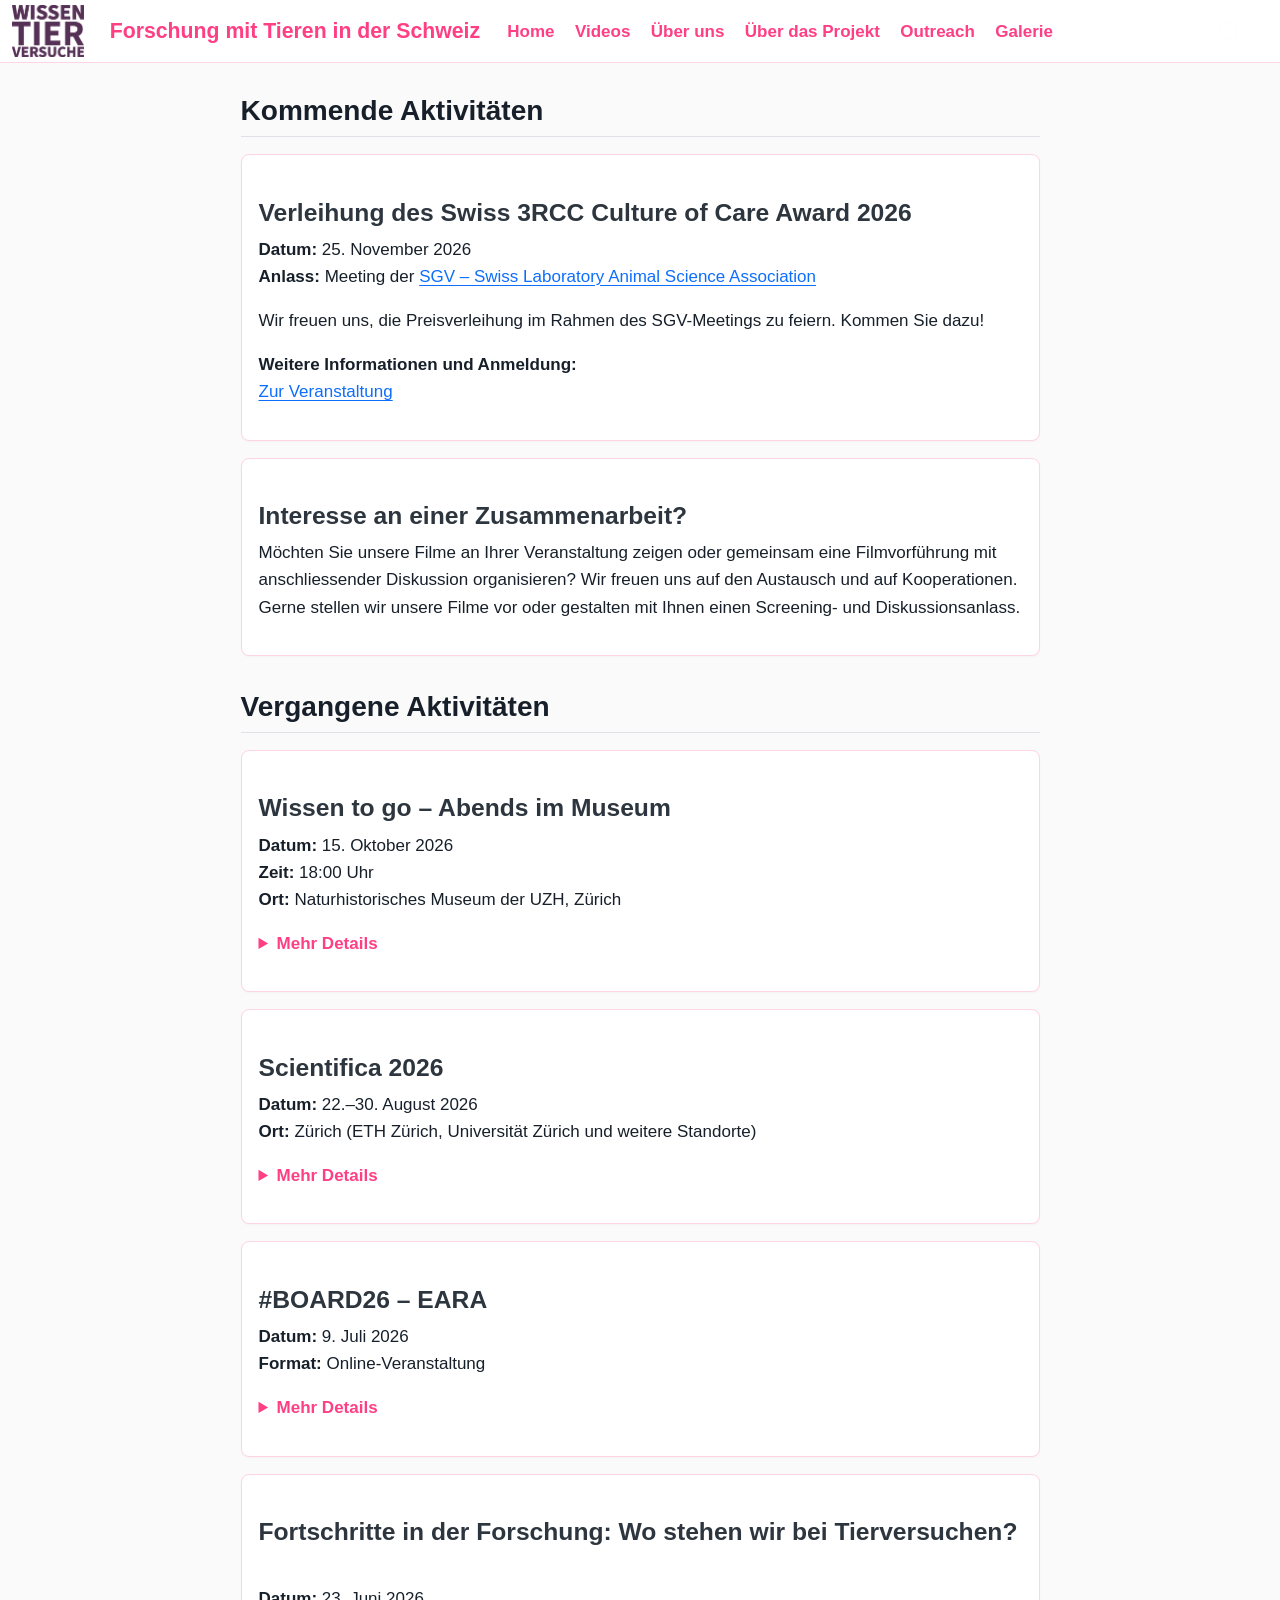
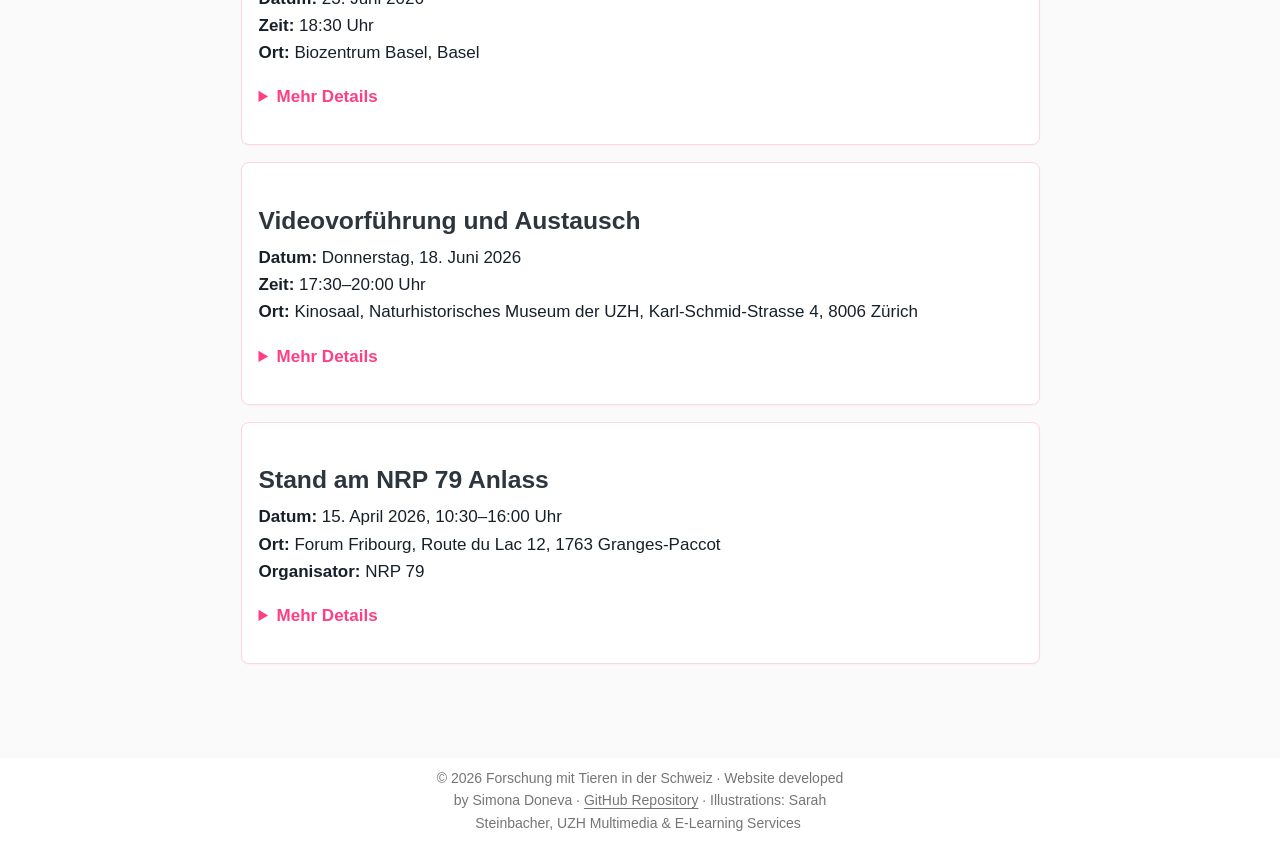
<file: docs/outreach.html>
<!DOCTYPE html>
<html xmlns="http://www.w3.org/1999/xhtml" lang="en" xml:lang="en"><head>

<meta charset="utf-8">
<meta name="generator" content="quarto-1.5.56">

<meta name="viewport" content="width=device-width, initial-scale=1.0, user-scalable=yes">


<title>outreach – Forschung mit Tieren in der Schweiz</title>
<style>
code{white-space: pre-wrap;}
span.smallcaps{font-variant: small-caps;}
div.columns{display: flex; gap: min(4vw, 1.5em);}
div.column{flex: auto; overflow-x: auto;}
div.hanging-indent{margin-left: 1.5em; text-indent: -1.5em;}
ul.task-list{list-style: none;}
ul.task-list li input[type="checkbox"] {
  width: 0.8em;
  margin: 0 0.8em 0.2em -1em; /* quarto-specific, see https://github.com/quarto-dev/quarto-cli/issues/4556 */ 
  vertical-align: middle;
}
</style>


<script src="site_libs/quarto-nav/quarto-nav.js"></script>
<script src="site_libs/quarto-nav/headroom.min.js"></script>
<script src="site_libs/clipboard/clipboard.min.js"></script>
<script src="site_libs/quarto-search/autocomplete.umd.js"></script>
<script src="site_libs/quarto-search/fuse.min.js"></script>
<script src="site_libs/quarto-search/quarto-search.js"></script>
<meta name="quarto:offset" content="./">
<script src="site_libs/quarto-html/quarto.js"></script>
<script src="site_libs/quarto-html/popper.min.js"></script>
<script src="site_libs/quarto-html/tippy.umd.min.js"></script>
<script src="site_libs/quarto-html/anchor.min.js"></script>
<link href="site_libs/quarto-html/tippy.css" rel="stylesheet">
<link href="site_libs/quarto-html/quarto-syntax-highlighting.css" rel="stylesheet" id="quarto-text-highlighting-styles">
<script src="site_libs/bootstrap/bootstrap.min.js"></script>
<link href="site_libs/bootstrap/bootstrap-icons.css" rel="stylesheet">
<link href="site_libs/bootstrap/bootstrap.min.css" rel="stylesheet" id="quarto-bootstrap" data-mode="light">
<script id="quarto-search-options" type="application/json">{
  "location": "navbar",
  "copy-button": false,
  "collapse-after": 3,
  "panel-placement": "end",
  "type": "overlay",
  "limit": 50,
  "keyboard-shortcut": [
    "f",
    "/",
    "s"
  ],
  "show-item-context": false,
  "language": {
    "search-no-results-text": "No results",
    "search-matching-documents-text": "matching documents",
    "search-copy-link-title": "Copy link to search",
    "search-hide-matches-text": "Hide additional matches",
    "search-more-match-text": "more match in this document",
    "search-more-matches-text": "more matches in this document",
    "search-clear-button-title": "Clear",
    "search-text-placeholder": "",
    "search-detached-cancel-button-title": "Cancel",
    "search-submit-button-title": "Submit",
    "search-label": "Search"
  }
}</script>


<link rel="stylesheet" href="styles.css">
</head>

<body class="nav-fixed fullcontent">

<div id="quarto-search-results"></div>
  <header id="quarto-header" class="headroom fixed-top">
    <nav class="navbar navbar-expand-lg " data-bs-theme="dark">
      <div class="navbar-container container-fluid">
      <div class="navbar-brand-container mx-auto">
    <a class="navbar-brand" href="./index.html">
    <span class="navbar-title">Forschung mit Tieren in der Schweiz</span>
    </a>
  </div>
            <div id="quarto-search" class="" title="Search"></div>
          <button class="navbar-toggler" type="button" data-bs-toggle="collapse" data-bs-target="#navbarCollapse" aria-controls="navbarCollapse" role="menu" aria-expanded="false" aria-label="Toggle navigation" onclick="if (window.quartoToggleHeadroom) { window.quartoToggleHeadroom(); }">
  <span class="navbar-toggler-icon"></span>
</button>
          <div class="collapse navbar-collapse" id="navbarCollapse">
            <ul class="navbar-nav navbar-nav-scroll me-auto">
  <li class="nav-item">
    <a class="nav-link" href="./index.html"> 
<span class="menu-text">Home</span></a>
  </li>  
  <li class="nav-item">
    <a class="nav-link" href="./topics/index.html"> 
<span class="menu-text">Videos</span></a>
  </li>  
  <li class="nav-item">
    <a class="nav-link" href="./about.html"> 
<span class="menu-text">Über uns</span></a>
  </li>  
  <li class="nav-item">
    <a class="nav-link" href="./about-project.html"> 
<span class="menu-text">Über das Projekt</span></a>
  </li>  
  <li class="nav-item">
    <a class="nav-link active" href="./outreach.html" aria-current="page"> 
<span class="menu-text">Outreach</span></a>
  </li>  
  <li class="nav-item">
    <a class="nav-link" href="./gallery.html"> 
<span class="menu-text">Galerie</span></a>
  </li>  
</ul>
          </div> <!-- /navcollapse -->
            <div class="quarto-navbar-tools">
</div>
      </div> <!-- /container-fluid -->
    </nav>
</header>
<!-- content -->
<div id="quarto-content" class="quarto-container page-columns page-rows-contents page-layout-article page-navbar">
<!-- sidebar -->
<!-- margin-sidebar -->
    
<!-- main -->
<main class="content" id="quarto-document-content">




<section id="kommende-aktivitäten" class="level2">
<h2 class="anchored" data-anchor-id="kommende-aktivitäten">Kommende Aktivitäten</h2>
<section id="verleihung-des-swiss-3rcc-culture-of-care-award-2026" class="level3 outreach-card">
<h3 class="anchored" data-anchor-id="verleihung-des-swiss-3rcc-culture-of-care-award-2026">Verleihung des Swiss 3RCC Culture of Care Award 2026</h3>
<p><strong>Datum:</strong> 25. November 2026<br> <strong>Anlass:</strong> Meeting der <a href="https://sgv.org/en">SGV – Swiss Laboratory Animal Science Association</a></p>
<p>Wir freuen uns, die Preisverleihung im Rahmen des SGV-Meetings zu feiern. Kommen Sie dazu!</p>
<p><strong>Weitere Informationen und Anmeldung:</strong><br> <a href="https://sgv.org/en/meetings/uuid/i/bd198652-838a-580b-9605-91d96594837d-SGV_Meeting_2026" target="_blank" rel="noopener"> Zur Veranstaltung </a></p>
</section>
<section id="interesse-an-einer-zusammenarbeit" class="level3 outreach-card">
<h3 class="anchored" data-anchor-id="interesse-an-einer-zusammenarbeit">Interesse an einer Zusammenarbeit?</h3>
<p>Möchten Sie unsere Filme an Ihrer Veranstaltung zeigen oder gemeinsam eine Filmvorführung mit anschliessender Diskussion organisieren? Wir freuen uns auf den Austausch und auf Kooperationen. Gerne stellen wir unsere Filme vor oder gestalten mit Ihnen einen Screening- und Diskussionsanlass.</p>
</section>
</section>
<section id="vergangene-aktivitäten" class="level2">
<h2 class="anchored" data-anchor-id="vergangene-aktivitäten">Vergangene Aktivitäten</h2>
<section id="wissen-to-go-abends-im-museum" class="level3 outreach-card">
<h3 class="anchored" data-anchor-id="wissen-to-go-abends-im-museum">Wissen to go – Abends im Museum</h3>
<p><strong>Datum:</strong> 15. Oktober 2026<br>
<strong>Zeit:</strong> 18:00 Uhr<br>
<strong>Ort:</strong> Naturhistorisches Museum der UZH, Zürich</p>
<details>
<summary>
Mehr Details
</summary>
<p>Von September bis Mai veranstaltet das Naturhistorische Museum regelmässig Abendveranstaltungen, die spannende Einblicke in aktuelle Themen aus Wissenschaft und Gesellschaft bieten.</p>
<p>Im Oktober haben wir die Gelegenheit, unsere Videoreihe im Kino des Naturhistorischen Museums zu präsentieren. Wir freuen uns darauf, den Besucherinnen und Besuchern einen Einblick in die Forschung mit Tieren in der Schweiz zu geben und mit unseren Videos einige ihrer Fragen zu diesem Thema aufzugreifen und zu beantworten.</p>
<p>Weitere Informationen:<br>
<a href="https://www.nmz.uzh.ch/de/fuehrungen/WissenToGo.html" target="_blank"> Zur Veranstaltungsseite </a></p>
</details>
</section>
<section id="scientifica-2026" class="level3 outreach-card">
<h3 class="anchored" data-anchor-id="scientifica-2026">Scientifica 2026</h3>
<p><strong>Datum:</strong> 22.–30. August 2026<br>
<strong>Ort:</strong> Zürich (ETH Zürich, Universität Zürich und weitere Standorte)</p>
<details>
<summary>
Mehr Details
</summary>
<p>Wir werden mit dem Projekt <em>«Forschung mit Tieren in der Schweiz»</em> Teil der Ausstellung <strong>«Tierversuche im Wandel: Forschung mit Tieren und Alternativen»</strong> an der Scientifica 2026 sein.</p>
<p>Die Ausstellung zeigt, wie Forschung mit Tieren und moderne Alternativmethoden zusammenwirken und wie die 3R-Prinzipien (Replacement, Reduction, Refinement) in der Forschung umgesetzt werden. Besucherinnen und Besucher erhalten Einblicke in aktuelle Forschung und können mit Forschenden direkt ins Gespräch kommen.</p>
Weitere Informationen:<br> <a href="https://scientifica.ch/ausstellungen/tierversuche-im-wandel-forschung-mit-tieren-und-alternativen/
" target="_blank"> https://scientifica.ch/ausstellungen/tierversuche-im-wandel-forschung-mit-tieren-und-alternativen/ </a>
</details>
</section>
<section id="board26-eara" class="level3 outreach-card">
<h3 class="anchored" data-anchor-id="board26-eara">#BOARD26 – EARA</h3>
<p><strong>Datum:</strong> 9. Juli 2026<br>
<strong>Format:</strong> Online-Veranstaltung</p>
<details>
<summary>
Mehr Details
</summary>
<p>Unser fünftes Video wird im Rahmen von <strong>#BOARD26</strong>, einer Veranstaltung der European Animal Research Association (EARA), präsentiert.</p>
<p>Die diesjährige Kampagne widmet sich dem Verhältnis zwischen Tierversuchen und sogenannten <em>New Approach Methodologies</em> (NAMs), darunter Organoide, Organ-on-Chip-Systeme, computergestützte Modelle und weitere moderne Forschungsansätze. Ziel der Initiative ist es, aufzuzeigen, dass Tierversuche und alternative Methoden nicht als konkurrierende, sondern als sich ergänzende Werkzeuge der biomedizinischen Forschung betrachtet werden sollten.</p>
<p>Mit der Präsentation unseres Videos möchten wir zu einem faktenbasierten und ausgewogenen Dialog über Forschung mit Tieren, Alternativmethoden und wissenschaftliche Transparenz beitragen.</p>
<p>Weitere Informationen: <br> <a href="https://www.eara.eu/events/board26" target="_blank"> https://www.eara.eu/events/board26 </a></p>
</details>
</section>
<section id="fortschritte-in-der-forschung-wo-stehen-wir-bei-tierversuchen" class="level3 outreach-card">
<h3 class="anchored" data-anchor-id="fortschritte-in-der-forschung-wo-stehen-wir-bei-tierversuchen">Fortschritte in der Forschung: Wo stehen wir bei Tierversuchen?</h3>
<p><strong>Datum:</strong> 23. Juni 2026<br>
<strong>Zeit:</strong> 18:30 Uhr<br>
<strong>Ort:</strong> Biozentrum Basel, Basel</p>
<details>
<summary>
Mehr Details
</summary>
<p>Mit unserem Projekt <em>«Forschung mit Tieren in der Schweiz»</em> sind wir Teil der Veranstaltung <em>«Fortschritte in der Forschung: Wo stehen wir bei Tierversuchen?»</em>.</p>
<p>An diesem öffentlichen Anlass diskutieren Expertinnen und Experten aktuelle Entwicklungen in der Forschung mit Tieren sowie bestehende und zukünftige Alternativen zu Tierversuchen. Besucherinnen und Besucher haben die Möglichkeit, an einer Podiumsdiskussion teilzunehmen und direkt mit Forschenden ins Gespräch zu kommen.</p>
<p>Weitere Informationen:<br>
<a href="https://swiss3rcc.org/events/fortschritte-in-der-forschung-wo-stehen-wir-bei-tierversuchen/" target="_blank"> Zur Veranstaltungsseite </a></p>
</details>
</section>
<section id="videovorführung-und-austausch" class="level3 outreach-card">
<h3 class="anchored" data-anchor-id="videovorführung-und-austausch">Videovorführung und Austausch</h3>
<p><strong>Datum:</strong> Donnerstag, 18. Juni 2026<br>
<strong>Zeit:</strong> 17:30–20:00 Uhr<br>
<strong>Ort:</strong> Kinosaal, Naturhistorisches Museum der UZH, Karl-Schmid-Strasse 4, 8006 Zürich</p>
<details>
<summary>
Mehr Details
</summary>
<p><strong>Anmeldung:</strong><br>
<a href="https://www.ema.uzh.ch/de/register/animal-research-in-switzerland-videos-screening.html" target="_blank"> ema.uzh.ch/R3MME </a></p>
<p><strong>Programm</strong></p>
<ul>
<li>17:30–18:30 Videovorführung</li>
<li>18:30–18:50 Fragerunde mit dem Publikum</li>
<li>18:50–20:00 Apéro &amp; Austausch</li>
</ul>
</details>
</section>
<section id="stand-am-nrp-79-anlass" class="level3 outreach-card">
<h3 class="anchored" data-anchor-id="stand-am-nrp-79-anlass">Stand am NRP 79 Anlass</h3>
<p><strong>Datum:</strong> 15. April 2026, 10:30–16:00 Uhr<br>
<strong>Ort:</strong> Forum Fribourg, Route du Lac 12, 1763 Granges-Paccot<br>
<strong>Organisator:</strong> NRP 79</p>
<details>
<summary>
Mehr Details
</summary>
<p>Wir waren mit einem Informationsstand vertreten und stellten das Projekt <em>«Forschung mit Tieren in der Schweiz»</em> vor. Besucherinnen und Besucher konnten mehr über die Videoserie erfahren und mit uns über Fragen rund um Forschung mit Tieren ins Gespräch kommen.</p>
</details>
</section>


</section>

</main> <!-- /main -->
<script id="quarto-html-after-body" type="application/javascript">
window.document.addEventListener("DOMContentLoaded", function (event) {
  const toggleBodyColorMode = (bsSheetEl) => {
    const mode = bsSheetEl.getAttribute("data-mode");
    const bodyEl = window.document.querySelector("body");
    if (mode === "dark") {
      bodyEl.classList.add("quarto-dark");
      bodyEl.classList.remove("quarto-light");
    } else {
      bodyEl.classList.add("quarto-light");
      bodyEl.classList.remove("quarto-dark");
    }
  }
  const toggleBodyColorPrimary = () => {
    const bsSheetEl = window.document.querySelector("link#quarto-bootstrap");
    if (bsSheetEl) {
      toggleBodyColorMode(bsSheetEl);
    }
  }
  toggleBodyColorPrimary();  
  const icon = "";
  const anchorJS = new window.AnchorJS();
  anchorJS.options = {
    placement: 'right',
    icon: icon
  };
  anchorJS.add('.anchored');
  const isCodeAnnotation = (el) => {
    for (const clz of el.classList) {
      if (clz.startsWith('code-annotation-')) {                     
        return true;
      }
    }
    return false;
  }
  const onCopySuccess = function(e) {
    // button target
    const button = e.trigger;
    // don't keep focus
    button.blur();
    // flash "checked"
    button.classList.add('code-copy-button-checked');
    var currentTitle = button.getAttribute("title");
    button.setAttribute("title", "Copied!");
    let tooltip;
    if (window.bootstrap) {
      button.setAttribute("data-bs-toggle", "tooltip");
      button.setAttribute("data-bs-placement", "left");
      button.setAttribute("data-bs-title", "Copied!");
      tooltip = new bootstrap.Tooltip(button, 
        { trigger: "manual", 
          customClass: "code-copy-button-tooltip",
          offset: [0, -8]});
      tooltip.show();    
    }
    setTimeout(function() {
      if (tooltip) {
        tooltip.hide();
        button.removeAttribute("data-bs-title");
        button.removeAttribute("data-bs-toggle");
        button.removeAttribute("data-bs-placement");
      }
      button.setAttribute("title", currentTitle);
      button.classList.remove('code-copy-button-checked');
    }, 1000);
    // clear code selection
    e.clearSelection();
  }
  const getTextToCopy = function(trigger) {
      const codeEl = trigger.previousElementSibling.cloneNode(true);
      for (const childEl of codeEl.children) {
        if (isCodeAnnotation(childEl)) {
          childEl.remove();
        }
      }
      return codeEl.innerText;
  }
  const clipboard = new window.ClipboardJS('.code-copy-button:not([data-in-quarto-modal])', {
    text: getTextToCopy
  });
  clipboard.on('success', onCopySuccess);
  if (window.document.getElementById('quarto-embedded-source-code-modal')) {
    // For code content inside modals, clipBoardJS needs to be initialized with a container option
    // TODO: Check when it could be a function (https://github.com/zenorocha/clipboard.js/issues/860)
    const clipboardModal = new window.ClipboardJS('.code-copy-button[data-in-quarto-modal]', {
      text: getTextToCopy,
      container: window.document.getElementById('quarto-embedded-source-code-modal')
    });
    clipboardModal.on('success', onCopySuccess);
  }
    var localhostRegex = new RegExp(/^(?:http|https):\/\/localhost\:?[0-9]*\//);
    var mailtoRegex = new RegExp(/^mailto:/);
      var filterRegex = new RegExp('/' + window.location.host + '/');
    var isInternal = (href) => {
        return filterRegex.test(href) || localhostRegex.test(href) || mailtoRegex.test(href);
    }
    // Inspect non-navigation links and adorn them if external
 	var links = window.document.querySelectorAll('a[href]:not(.nav-link):not(.navbar-brand):not(.toc-action):not(.sidebar-link):not(.sidebar-item-toggle):not(.pagination-link):not(.no-external):not([aria-hidden]):not(.dropdown-item):not(.quarto-navigation-tool):not(.about-link)');
    for (var i=0; i<links.length; i++) {
      const link = links[i];
      if (!isInternal(link.href)) {
        // undo the damage that might have been done by quarto-nav.js in the case of
        // links that we want to consider external
        if (link.dataset.originalHref !== undefined) {
          link.href = link.dataset.originalHref;
        }
      }
    }
  function tippyHover(el, contentFn, onTriggerFn, onUntriggerFn) {
    const config = {
      allowHTML: true,
      maxWidth: 500,
      delay: 100,
      arrow: false,
      appendTo: function(el) {
          return el.parentElement;
      },
      interactive: true,
      interactiveBorder: 10,
      theme: 'quarto',
      placement: 'bottom-start',
    };
    if (contentFn) {
      config.content = contentFn;
    }
    if (onTriggerFn) {
      config.onTrigger = onTriggerFn;
    }
    if (onUntriggerFn) {
      config.onUntrigger = onUntriggerFn;
    }
    window.tippy(el, config); 
  }
  const noterefs = window.document.querySelectorAll('a[role="doc-noteref"]');
  for (var i=0; i<noterefs.length; i++) {
    const ref = noterefs[i];
    tippyHover(ref, function() {
      // use id or data attribute instead here
      let href = ref.getAttribute('data-footnote-href') || ref.getAttribute('href');
      try { href = new URL(href).hash; } catch {}
      const id = href.replace(/^#\/?/, "");
      const note = window.document.getElementById(id);
      if (note) {
        return note.innerHTML;
      } else {
        return "";
      }
    });
  }
  const xrefs = window.document.querySelectorAll('a.quarto-xref');
  const processXRef = (id, note) => {
    // Strip column container classes
    const stripColumnClz = (el) => {
      el.classList.remove("page-full", "page-columns");
      if (el.children) {
        for (const child of el.children) {
          stripColumnClz(child);
        }
      }
    }
    stripColumnClz(note)
    if (id === null || id.startsWith('sec-')) {
      // Special case sections, only their first couple elements
      const container = document.createElement("div");
      if (note.children && note.children.length > 2) {
        container.appendChild(note.children[0].cloneNode(true));
        for (let i = 1; i < note.children.length; i++) {
          const child = note.children[i];
          if (child.tagName === "P" && child.innerText === "") {
            continue;
          } else {
            container.appendChild(child.cloneNode(true));
            break;
          }
        }
        if (window.Quarto?.typesetMath) {
          window.Quarto.typesetMath(container);
        }
        return container.innerHTML
      } else {
        if (window.Quarto?.typesetMath) {
          window.Quarto.typesetMath(note);
        }
        return note.innerHTML;
      }
    } else {
      // Remove any anchor links if they are present
      const anchorLink = note.querySelector('a.anchorjs-link');
      if (anchorLink) {
        anchorLink.remove();
      }
      if (window.Quarto?.typesetMath) {
        window.Quarto.typesetMath(note);
      }
      // TODO in 1.5, we should make sure this works without a callout special case
      if (note.classList.contains("callout")) {
        return note.outerHTML;
      } else {
        return note.innerHTML;
      }
    }
  }
  for (var i=0; i<xrefs.length; i++) {
    const xref = xrefs[i];
    tippyHover(xref, undefined, function(instance) {
      instance.disable();
      let url = xref.getAttribute('href');
      let hash = undefined; 
      if (url.startsWith('#')) {
        hash = url;
      } else {
        try { hash = new URL(url).hash; } catch {}
      }
      if (hash) {
        const id = hash.replace(/^#\/?/, "");
        const note = window.document.getElementById(id);
        if (note !== null) {
          try {
            const html = processXRef(id, note.cloneNode(true));
            instance.setContent(html);
          } finally {
            instance.enable();
            instance.show();
          }
        } else {
          // See if we can fetch this
          fetch(url.split('#')[0])
          .then(res => res.text())
          .then(html => {
            const parser = new DOMParser();
            const htmlDoc = parser.parseFromString(html, "text/html");
            const note = htmlDoc.getElementById(id);
            if (note !== null) {
              const html = processXRef(id, note);
              instance.setContent(html);
            } 
          }).finally(() => {
            instance.enable();
            instance.show();
          });
        }
      } else {
        // See if we can fetch a full url (with no hash to target)
        // This is a special case and we should probably do some content thinning / targeting
        fetch(url)
        .then(res => res.text())
        .then(html => {
          const parser = new DOMParser();
          const htmlDoc = parser.parseFromString(html, "text/html");
          const note = htmlDoc.querySelector('main.content');
          if (note !== null) {
            // This should only happen for chapter cross references
            // (since there is no id in the URL)
            // remove the first header
            if (note.children.length > 0 && note.children[0].tagName === "HEADER") {
              note.children[0].remove();
            }
            const html = processXRef(null, note);
            instance.setContent(html);
          } 
        }).finally(() => {
          instance.enable();
          instance.show();
        });
      }
    }, function(instance) {
    });
  }
      let selectedAnnoteEl;
      const selectorForAnnotation = ( cell, annotation) => {
        let cellAttr = 'data-code-cell="' + cell + '"';
        let lineAttr = 'data-code-annotation="' +  annotation + '"';
        const selector = 'span[' + cellAttr + '][' + lineAttr + ']';
        return selector;
      }
      const selectCodeLines = (annoteEl) => {
        const doc = window.document;
        const targetCell = annoteEl.getAttribute("data-target-cell");
        const targetAnnotation = annoteEl.getAttribute("data-target-annotation");
        const annoteSpan = window.document.querySelector(selectorForAnnotation(targetCell, targetAnnotation));
        const lines = annoteSpan.getAttribute("data-code-lines").split(",");
        const lineIds = lines.map((line) => {
          return targetCell + "-" + line;
        })
        let top = null;
        let height = null;
        let parent = null;
        if (lineIds.length > 0) {
            //compute the position of the single el (top and bottom and make a div)
            const el = window.document.getElementById(lineIds[0]);
            top = el.offsetTop;
            height = el.offsetHeight;
            parent = el.parentElement.parentElement;
          if (lineIds.length > 1) {
            const lastEl = window.document.getElementById(lineIds[lineIds.length - 1]);
            const bottom = lastEl.offsetTop + lastEl.offsetHeight;
            height = bottom - top;
          }
          if (top !== null && height !== null && parent !== null) {
            // cook up a div (if necessary) and position it 
            let div = window.document.getElementById("code-annotation-line-highlight");
            if (div === null) {
              div = window.document.createElement("div");
              div.setAttribute("id", "code-annotation-line-highlight");
              div.style.position = 'absolute';
              parent.appendChild(div);
            }
            div.style.top = top - 2 + "px";
            div.style.height = height + 4 + "px";
            div.style.left = 0;
            let gutterDiv = window.document.getElementById("code-annotation-line-highlight-gutter");
            if (gutterDiv === null) {
              gutterDiv = window.document.createElement("div");
              gutterDiv.setAttribute("id", "code-annotation-line-highlight-gutter");
              gutterDiv.style.position = 'absolute';
              const codeCell = window.document.getElementById(targetCell);
              const gutter = codeCell.querySelector('.code-annotation-gutter');
              gutter.appendChild(gutterDiv);
            }
            gutterDiv.style.top = top - 2 + "px";
            gutterDiv.style.height = height + 4 + "px";
          }
          selectedAnnoteEl = annoteEl;
        }
      };
      const unselectCodeLines = () => {
        const elementsIds = ["code-annotation-line-highlight", "code-annotation-line-highlight-gutter"];
        elementsIds.forEach((elId) => {
          const div = window.document.getElementById(elId);
          if (div) {
            div.remove();
          }
        });
        selectedAnnoteEl = undefined;
      };
        // Handle positioning of the toggle
    window.addEventListener(
      "resize",
      throttle(() => {
        elRect = undefined;
        if (selectedAnnoteEl) {
          selectCodeLines(selectedAnnoteEl);
        }
      }, 10)
    );
    function throttle(fn, ms) {
    let throttle = false;
    let timer;
      return (...args) => {
        if(!throttle) { // first call gets through
            fn.apply(this, args);
            throttle = true;
        } else { // all the others get throttled
            if(timer) clearTimeout(timer); // cancel #2
            timer = setTimeout(() => {
              fn.apply(this, args);
              timer = throttle = false;
            }, ms);
        }
      };
    }
      // Attach click handler to the DT
      const annoteDls = window.document.querySelectorAll('dt[data-target-cell]');
      for (const annoteDlNode of annoteDls) {
        annoteDlNode.addEventListener('click', (event) => {
          const clickedEl = event.target;
          if (clickedEl !== selectedAnnoteEl) {
            unselectCodeLines();
            const activeEl = window.document.querySelector('dt[data-target-cell].code-annotation-active');
            if (activeEl) {
              activeEl.classList.remove('code-annotation-active');
            }
            selectCodeLines(clickedEl);
            clickedEl.classList.add('code-annotation-active');
          } else {
            // Unselect the line
            unselectCodeLines();
            clickedEl.classList.remove('code-annotation-active');
          }
        });
      }
  const findCites = (el) => {
    const parentEl = el.parentElement;
    if (parentEl) {
      const cites = parentEl.dataset.cites;
      if (cites) {
        return {
          el,
          cites: cites.split(' ')
        };
      } else {
        return findCites(el.parentElement)
      }
    } else {
      return undefined;
    }
  };
  var bibliorefs = window.document.querySelectorAll('a[role="doc-biblioref"]');
  for (var i=0; i<bibliorefs.length; i++) {
    const ref = bibliorefs[i];
    const citeInfo = findCites(ref);
    if (citeInfo) {
      tippyHover(citeInfo.el, function() {
        var popup = window.document.createElement('div');
        citeInfo.cites.forEach(function(cite) {
          var citeDiv = window.document.createElement('div');
          citeDiv.classList.add('hanging-indent');
          citeDiv.classList.add('csl-entry');
          var biblioDiv = window.document.getElementById('ref-' + cite);
          if (biblioDiv) {
            citeDiv.innerHTML = biblioDiv.innerHTML;
          }
          popup.appendChild(citeDiv);
        });
        return popup.innerHTML;
      });
    }
  }
});
</script>
</div> <!-- /content -->
<footer class="footer">
  <div class="nav-footer">
    <div class="nav-footer-left">
      &nbsp;
    </div>   
    <div class="nav-footer-center">
<p>© 2026 Forschung mit Tieren in der Schweiz · Website developed by Simona Doneva · <a href="https://github.com/simonada/animal-research-video-series-ch">GitHub Repository</a> · Illustrations: Sarah Steinbacher, UZH Multimedia &amp; E-Learning Services&nbsp;</p>
</div>
    <div class="nav-footer-right">
      &nbsp;
    </div>
  </div>
</footer>




</body></html>
</file>
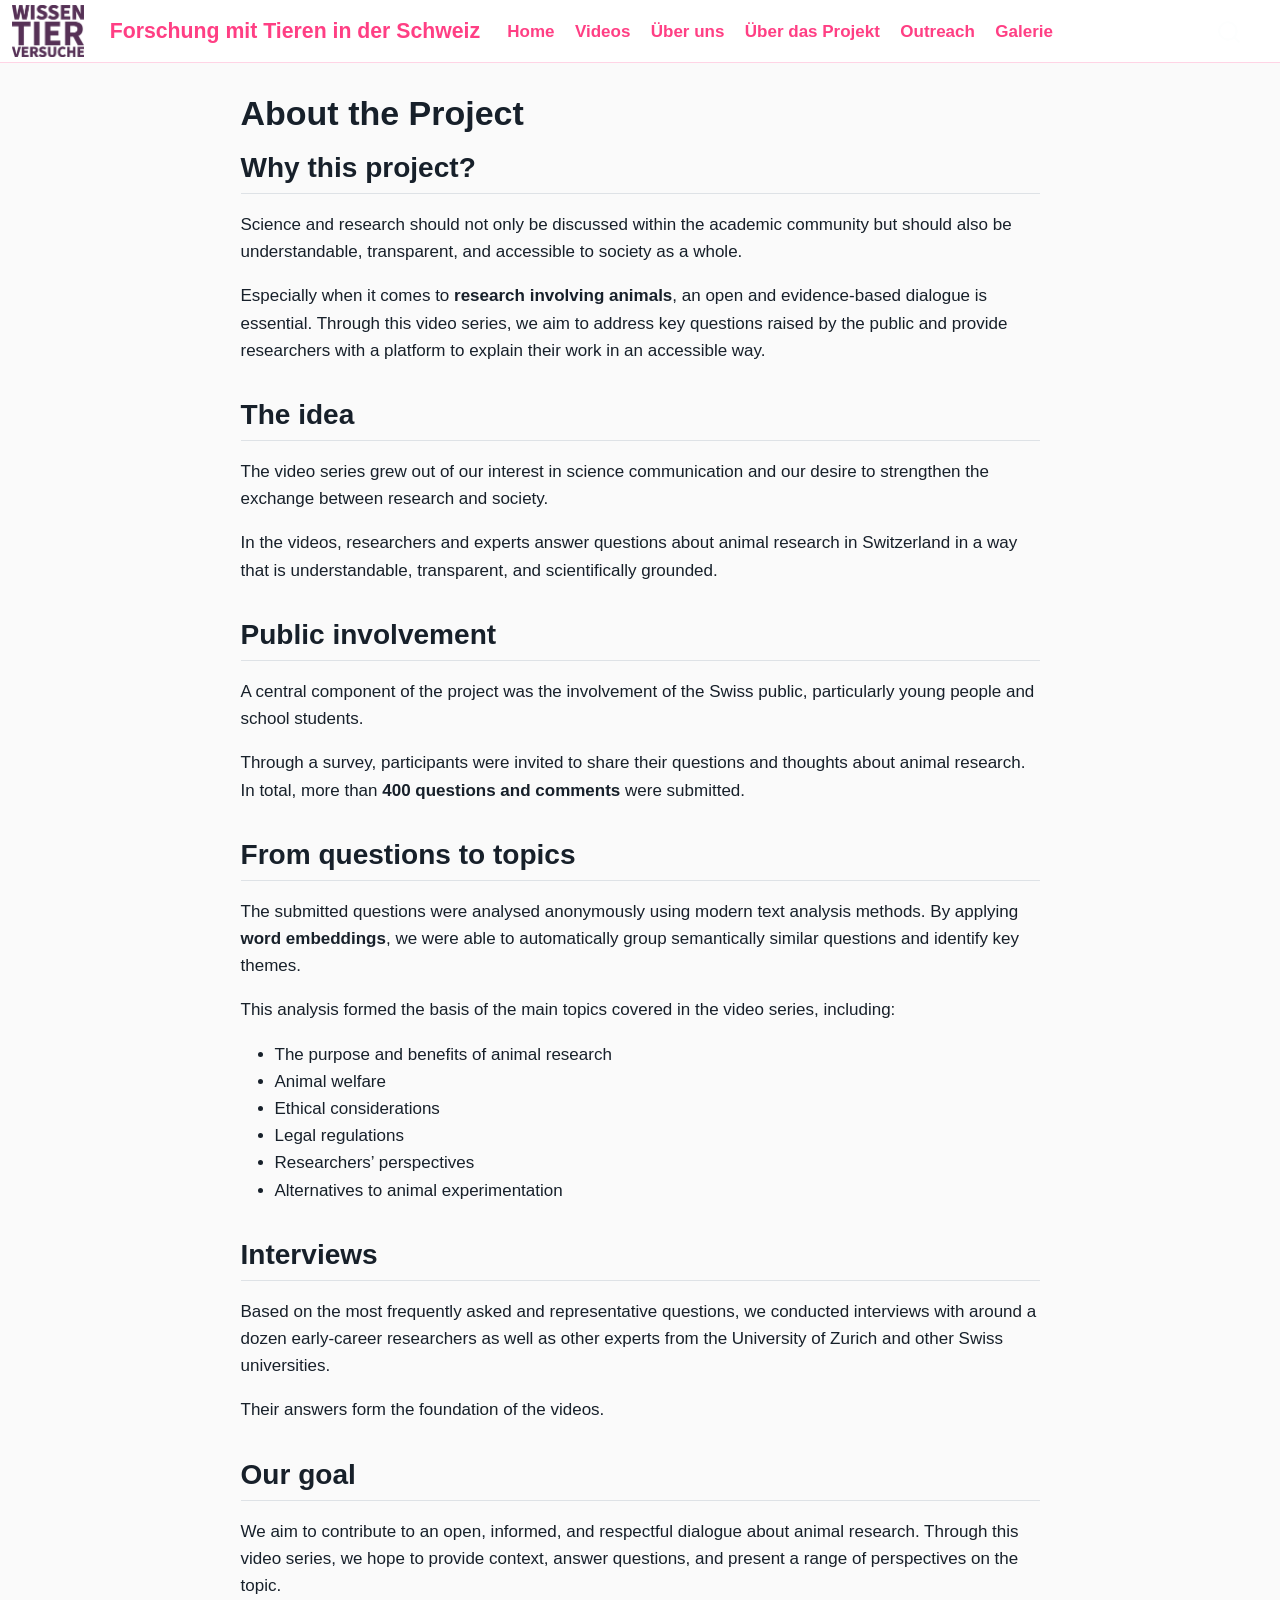
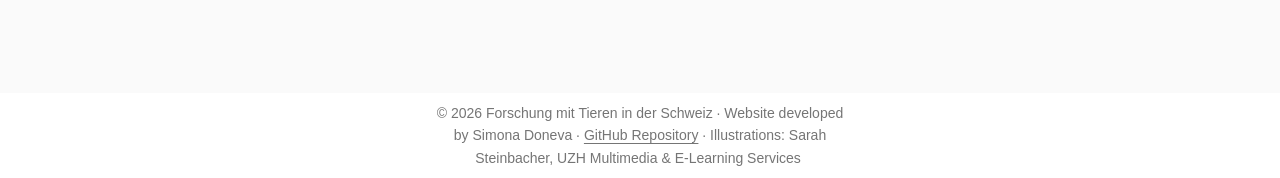
<file: docs/en/about-project.html>
<!DOCTYPE html>
<html xmlns="http://www.w3.org/1999/xhtml" lang="en" xml:lang="en"><head>

<meta charset="utf-8">
<meta name="generator" content="quarto-1.5.56">

<meta name="viewport" content="width=device-width, initial-scale=1.0, user-scalable=yes">


<title>About the Project – Forschung mit Tieren in der Schweiz</title>
<style>
code{white-space: pre-wrap;}
span.smallcaps{font-variant: small-caps;}
div.columns{display: flex; gap: min(4vw, 1.5em);}
div.column{flex: auto; overflow-x: auto;}
div.hanging-indent{margin-left: 1.5em; text-indent: -1.5em;}
ul.task-list{list-style: none;}
ul.task-list li input[type="checkbox"] {
  width: 0.8em;
  margin: 0 0.8em 0.2em -1em; /* quarto-specific, see https://github.com/quarto-dev/quarto-cli/issues/4556 */ 
  vertical-align: middle;
}
</style>


<script src="../site_libs/quarto-nav/quarto-nav.js"></script>
<script src="../site_libs/quarto-nav/headroom.min.js"></script>
<script src="../site_libs/clipboard/clipboard.min.js"></script>
<script src="../site_libs/quarto-search/autocomplete.umd.js"></script>
<script src="../site_libs/quarto-search/fuse.min.js"></script>
<script src="../site_libs/quarto-search/quarto-search.js"></script>
<meta name="quarto:offset" content="../">
<script src="../site_libs/quarto-html/quarto.js"></script>
<script src="../site_libs/quarto-html/popper.min.js"></script>
<script src="../site_libs/quarto-html/tippy.umd.min.js"></script>
<script src="../site_libs/quarto-html/anchor.min.js"></script>
<link href="../site_libs/quarto-html/tippy.css" rel="stylesheet">
<link href="../site_libs/quarto-html/quarto-syntax-highlighting.css" rel="stylesheet" id="quarto-text-highlighting-styles">
<script src="../site_libs/bootstrap/bootstrap.min.js"></script>
<link href="../site_libs/bootstrap/bootstrap-icons.css" rel="stylesheet">
<link href="../site_libs/bootstrap/bootstrap.min.css" rel="stylesheet" id="quarto-bootstrap" data-mode="light">
<script id="quarto-search-options" type="application/json">{
  "location": "navbar",
  "copy-button": false,
  "collapse-after": 3,
  "panel-placement": "end",
  "type": "overlay",
  "limit": 50,
  "keyboard-shortcut": [
    "f",
    "/",
    "s"
  ],
  "show-item-context": false,
  "language": {
    "search-no-results-text": "No results",
    "search-matching-documents-text": "matching documents",
    "search-copy-link-title": "Copy link to search",
    "search-hide-matches-text": "Hide additional matches",
    "search-more-match-text": "more match in this document",
    "search-more-matches-text": "more matches in this document",
    "search-clear-button-title": "Clear",
    "search-text-placeholder": "",
    "search-detached-cancel-button-title": "Cancel",
    "search-submit-button-title": "Submit",
    "search-label": "Search"
  }
}</script>


<link rel="stylesheet" href="../styles.css">
</head>

<body class="nav-fixed fullcontent">

<div id="quarto-search-results"></div>
  <header id="quarto-header" class="headroom fixed-top">
    <nav class="navbar navbar-expand-lg " data-bs-theme="dark">
      <div class="navbar-container container-fluid">
      <div class="navbar-brand-container mx-auto">
    <a class="navbar-brand" href="../index.html">
    <span class="navbar-title">Forschung mit Tieren in der Schweiz</span>
    </a>
  </div>
            <div id="quarto-search" class="" title="Search"></div>
          <button class="navbar-toggler" type="button" data-bs-toggle="collapse" data-bs-target="#navbarCollapse" aria-controls="navbarCollapse" role="menu" aria-expanded="false" aria-label="Toggle navigation" onclick="if (window.quartoToggleHeadroom) { window.quartoToggleHeadroom(); }">
  <span class="navbar-toggler-icon"></span>
</button>
          <div class="collapse navbar-collapse" id="navbarCollapse">
            <ul class="navbar-nav navbar-nav-scroll me-auto">
  <li class="nav-item">
    <a class="nav-link" href="../index.html"> 
<span class="menu-text">Home</span></a>
  </li>  
  <li class="nav-item">
    <a class="nav-link" href="../topics/index.html"> 
<span class="menu-text">Videos</span></a>
  </li>  
  <li class="nav-item">
    <a class="nav-link" href="../about.html"> 
<span class="menu-text">Über uns</span></a>
  </li>  
  <li class="nav-item">
    <a class="nav-link" href="../about-project.html"> 
<span class="menu-text">Über das Projekt</span></a>
  </li>  
  <li class="nav-item">
    <a class="nav-link" href="../outreach.html"> 
<span class="menu-text">Outreach</span></a>
  </li>  
  <li class="nav-item">
    <a class="nav-link" href="../gallery.html"> 
<span class="menu-text">Galerie</span></a>
  </li>  
</ul>
          </div> <!-- /navcollapse -->
            <div class="quarto-navbar-tools">
</div>
      </div> <!-- /container-fluid -->
    </nav>
</header>
<!-- content -->
<div id="quarto-content" class="quarto-container page-columns page-rows-contents page-layout-article page-navbar">
<!-- sidebar -->
<!-- margin-sidebar -->
    
<!-- main -->
<main class="content" id="quarto-document-content">

<header id="title-block-header" class="quarto-title-block default">
<div class="quarto-title">
<h1 class="title">About the Project</h1>
</div>



<div class="quarto-title-meta">

    
  
    
  </div>
  


</header>


<section id="why-this-project" class="level2">
<h2 class="anchored" data-anchor-id="why-this-project">Why this project?</h2>
<p>Science and research should not only be discussed within the academic community but should also be understandable, transparent, and accessible to society as a whole.</p>
<p>Especially when it comes to <strong>research involving animals</strong>, an open and evidence-based dialogue is essential. Through this video series, we aim to address key questions raised by the public and provide researchers with a platform to explain their work in an accessible way.</p>
</section>
<section id="the-idea" class="level2">
<h2 class="anchored" data-anchor-id="the-idea">The idea</h2>
<p>The video series grew out of our interest in science communication and our desire to strengthen the exchange between research and society.</p>
<p>In the videos, researchers and experts answer questions about animal research in Switzerland in a way that is understandable, transparent, and scientifically grounded.</p>
</section>
<section id="public-involvement" class="level2">
<h2 class="anchored" data-anchor-id="public-involvement">Public involvement</h2>
<p>A central component of the project was the involvement of the Swiss public, particularly young people and school students.</p>
<p>Through a survey, participants were invited to share their questions and thoughts about animal research. In total, more than <strong>400 questions and comments</strong> were submitted.</p>
</section>
<section id="from-questions-to-topics" class="level2">
<h2 class="anchored" data-anchor-id="from-questions-to-topics">From questions to topics</h2>
<p>The submitted questions were analysed anonymously using modern text analysis methods. By applying <strong>word embeddings</strong>, we were able to automatically group semantically similar questions and identify key themes.</p>
<p>This analysis formed the basis of the main topics covered in the video series, including:</p>
<ul>
<li>The purpose and benefits of animal research</li>
<li>Animal welfare</li>
<li>Ethical considerations</li>
<li>Legal regulations</li>
<li>Researchers’ perspectives</li>
<li>Alternatives to animal experimentation</li>
</ul>
</section>
<section id="interviews" class="level2">
<h2 class="anchored" data-anchor-id="interviews">Interviews</h2>
<p>Based on the most frequently asked and representative questions, we conducted interviews with around a dozen early-career researchers as well as other experts from the University of Zurich and other Swiss universities.</p>
<p>Their answers form the foundation of the videos.</p>
</section>
<section id="our-goal" class="level2">
<h2 class="anchored" data-anchor-id="our-goal">Our goal</h2>
<p>We aim to contribute to an open, informed, and respectful dialogue about animal research. Through this video series, we hope to provide context, answer questions, and present a range of perspectives on the topic.</p>


</section>

</main> <!-- /main -->
<script id="quarto-html-after-body" type="application/javascript">
window.document.addEventListener("DOMContentLoaded", function (event) {
  const toggleBodyColorMode = (bsSheetEl) => {
    const mode = bsSheetEl.getAttribute("data-mode");
    const bodyEl = window.document.querySelector("body");
    if (mode === "dark") {
      bodyEl.classList.add("quarto-dark");
      bodyEl.classList.remove("quarto-light");
    } else {
      bodyEl.classList.add("quarto-light");
      bodyEl.classList.remove("quarto-dark");
    }
  }
  const toggleBodyColorPrimary = () => {
    const bsSheetEl = window.document.querySelector("link#quarto-bootstrap");
    if (bsSheetEl) {
      toggleBodyColorMode(bsSheetEl);
    }
  }
  toggleBodyColorPrimary();  
  const icon = "";
  const anchorJS = new window.AnchorJS();
  anchorJS.options = {
    placement: 'right',
    icon: icon
  };
  anchorJS.add('.anchored');
  const isCodeAnnotation = (el) => {
    for (const clz of el.classList) {
      if (clz.startsWith('code-annotation-')) {                     
        return true;
      }
    }
    return false;
  }
  const onCopySuccess = function(e) {
    // button target
    const button = e.trigger;
    // don't keep focus
    button.blur();
    // flash "checked"
    button.classList.add('code-copy-button-checked');
    var currentTitle = button.getAttribute("title");
    button.setAttribute("title", "Copied!");
    let tooltip;
    if (window.bootstrap) {
      button.setAttribute("data-bs-toggle", "tooltip");
      button.setAttribute("data-bs-placement", "left");
      button.setAttribute("data-bs-title", "Copied!");
      tooltip = new bootstrap.Tooltip(button, 
        { trigger: "manual", 
          customClass: "code-copy-button-tooltip",
          offset: [0, -8]});
      tooltip.show();    
    }
    setTimeout(function() {
      if (tooltip) {
        tooltip.hide();
        button.removeAttribute("data-bs-title");
        button.removeAttribute("data-bs-toggle");
        button.removeAttribute("data-bs-placement");
      }
      button.setAttribute("title", currentTitle);
      button.classList.remove('code-copy-button-checked');
    }, 1000);
    // clear code selection
    e.clearSelection();
  }
  const getTextToCopy = function(trigger) {
      const codeEl = trigger.previousElementSibling.cloneNode(true);
      for (const childEl of codeEl.children) {
        if (isCodeAnnotation(childEl)) {
          childEl.remove();
        }
      }
      return codeEl.innerText;
  }
  const clipboard = new window.ClipboardJS('.code-copy-button:not([data-in-quarto-modal])', {
    text: getTextToCopy
  });
  clipboard.on('success', onCopySuccess);
  if (window.document.getElementById('quarto-embedded-source-code-modal')) {
    // For code content inside modals, clipBoardJS needs to be initialized with a container option
    // TODO: Check when it could be a function (https://github.com/zenorocha/clipboard.js/issues/860)
    const clipboardModal = new window.ClipboardJS('.code-copy-button[data-in-quarto-modal]', {
      text: getTextToCopy,
      container: window.document.getElementById('quarto-embedded-source-code-modal')
    });
    clipboardModal.on('success', onCopySuccess);
  }
    var localhostRegex = new RegExp(/^(?:http|https):\/\/localhost\:?[0-9]*\//);
    var mailtoRegex = new RegExp(/^mailto:/);
      var filterRegex = new RegExp('/' + window.location.host + '/');
    var isInternal = (href) => {
        return filterRegex.test(href) || localhostRegex.test(href) || mailtoRegex.test(href);
    }
    // Inspect non-navigation links and adorn them if external
 	var links = window.document.querySelectorAll('a[href]:not(.nav-link):not(.navbar-brand):not(.toc-action):not(.sidebar-link):not(.sidebar-item-toggle):not(.pagination-link):not(.no-external):not([aria-hidden]):not(.dropdown-item):not(.quarto-navigation-tool):not(.about-link)');
    for (var i=0; i<links.length; i++) {
      const link = links[i];
      if (!isInternal(link.href)) {
        // undo the damage that might have been done by quarto-nav.js in the case of
        // links that we want to consider external
        if (link.dataset.originalHref !== undefined) {
          link.href = link.dataset.originalHref;
        }
      }
    }
  function tippyHover(el, contentFn, onTriggerFn, onUntriggerFn) {
    const config = {
      allowHTML: true,
      maxWidth: 500,
      delay: 100,
      arrow: false,
      appendTo: function(el) {
          return el.parentElement;
      },
      interactive: true,
      interactiveBorder: 10,
      theme: 'quarto',
      placement: 'bottom-start',
    };
    if (contentFn) {
      config.content = contentFn;
    }
    if (onTriggerFn) {
      config.onTrigger = onTriggerFn;
    }
    if (onUntriggerFn) {
      config.onUntrigger = onUntriggerFn;
    }
    window.tippy(el, config); 
  }
  const noterefs = window.document.querySelectorAll('a[role="doc-noteref"]');
  for (var i=0; i<noterefs.length; i++) {
    const ref = noterefs[i];
    tippyHover(ref, function() {
      // use id or data attribute instead here
      let href = ref.getAttribute('data-footnote-href') || ref.getAttribute('href');
      try { href = new URL(href).hash; } catch {}
      const id = href.replace(/^#\/?/, "");
      const note = window.document.getElementById(id);
      if (note) {
        return note.innerHTML;
      } else {
        return "";
      }
    });
  }
  const xrefs = window.document.querySelectorAll('a.quarto-xref');
  const processXRef = (id, note) => {
    // Strip column container classes
    const stripColumnClz = (el) => {
      el.classList.remove("page-full", "page-columns");
      if (el.children) {
        for (const child of el.children) {
          stripColumnClz(child);
        }
      }
    }
    stripColumnClz(note)
    if (id === null || id.startsWith('sec-')) {
      // Special case sections, only their first couple elements
      const container = document.createElement("div");
      if (note.children && note.children.length > 2) {
        container.appendChild(note.children[0].cloneNode(true));
        for (let i = 1; i < note.children.length; i++) {
          const child = note.children[i];
          if (child.tagName === "P" && child.innerText === "") {
            continue;
          } else {
            container.appendChild(child.cloneNode(true));
            break;
          }
        }
        if (window.Quarto?.typesetMath) {
          window.Quarto.typesetMath(container);
        }
        return container.innerHTML
      } else {
        if (window.Quarto?.typesetMath) {
          window.Quarto.typesetMath(note);
        }
        return note.innerHTML;
      }
    } else {
      // Remove any anchor links if they are present
      const anchorLink = note.querySelector('a.anchorjs-link');
      if (anchorLink) {
        anchorLink.remove();
      }
      if (window.Quarto?.typesetMath) {
        window.Quarto.typesetMath(note);
      }
      // TODO in 1.5, we should make sure this works without a callout special case
      if (note.classList.contains("callout")) {
        return note.outerHTML;
      } else {
        return note.innerHTML;
      }
    }
  }
  for (var i=0; i<xrefs.length; i++) {
    const xref = xrefs[i];
    tippyHover(xref, undefined, function(instance) {
      instance.disable();
      let url = xref.getAttribute('href');
      let hash = undefined; 
      if (url.startsWith('#')) {
        hash = url;
      } else {
        try { hash = new URL(url).hash; } catch {}
      }
      if (hash) {
        const id = hash.replace(/^#\/?/, "");
        const note = window.document.getElementById(id);
        if (note !== null) {
          try {
            const html = processXRef(id, note.cloneNode(true));
            instance.setContent(html);
          } finally {
            instance.enable();
            instance.show();
          }
        } else {
          // See if we can fetch this
          fetch(url.split('#')[0])
          .then(res => res.text())
          .then(html => {
            const parser = new DOMParser();
            const htmlDoc = parser.parseFromString(html, "text/html");
            const note = htmlDoc.getElementById(id);
            if (note !== null) {
              const html = processXRef(id, note);
              instance.setContent(html);
            } 
          }).finally(() => {
            instance.enable();
            instance.show();
          });
        }
      } else {
        // See if we can fetch a full url (with no hash to target)
        // This is a special case and we should probably do some content thinning / targeting
        fetch(url)
        .then(res => res.text())
        .then(html => {
          const parser = new DOMParser();
          const htmlDoc = parser.parseFromString(html, "text/html");
          const note = htmlDoc.querySelector('main.content');
          if (note !== null) {
            // This should only happen for chapter cross references
            // (since there is no id in the URL)
            // remove the first header
            if (note.children.length > 0 && note.children[0].tagName === "HEADER") {
              note.children[0].remove();
            }
            const html = processXRef(null, note);
            instance.setContent(html);
          } 
        }).finally(() => {
          instance.enable();
          instance.show();
        });
      }
    }, function(instance) {
    });
  }
      let selectedAnnoteEl;
      const selectorForAnnotation = ( cell, annotation) => {
        let cellAttr = 'data-code-cell="' + cell + '"';
        let lineAttr = 'data-code-annotation="' +  annotation + '"';
        const selector = 'span[' + cellAttr + '][' + lineAttr + ']';
        return selector;
      }
      const selectCodeLines = (annoteEl) => {
        const doc = window.document;
        const targetCell = annoteEl.getAttribute("data-target-cell");
        const targetAnnotation = annoteEl.getAttribute("data-target-annotation");
        const annoteSpan = window.document.querySelector(selectorForAnnotation(targetCell, targetAnnotation));
        const lines = annoteSpan.getAttribute("data-code-lines").split(",");
        const lineIds = lines.map((line) => {
          return targetCell + "-" + line;
        })
        let top = null;
        let height = null;
        let parent = null;
        if (lineIds.length > 0) {
            //compute the position of the single el (top and bottom and make a div)
            const el = window.document.getElementById(lineIds[0]);
            top = el.offsetTop;
            height = el.offsetHeight;
            parent = el.parentElement.parentElement;
          if (lineIds.length > 1) {
            const lastEl = window.document.getElementById(lineIds[lineIds.length - 1]);
            const bottom = lastEl.offsetTop + lastEl.offsetHeight;
            height = bottom - top;
          }
          if (top !== null && height !== null && parent !== null) {
            // cook up a div (if necessary) and position it 
            let div = window.document.getElementById("code-annotation-line-highlight");
            if (div === null) {
              div = window.document.createElement("div");
              div.setAttribute("id", "code-annotation-line-highlight");
              div.style.position = 'absolute';
              parent.appendChild(div);
            }
            div.style.top = top - 2 + "px";
            div.style.height = height + 4 + "px";
            div.style.left = 0;
            let gutterDiv = window.document.getElementById("code-annotation-line-highlight-gutter");
            if (gutterDiv === null) {
              gutterDiv = window.document.createElement("div");
              gutterDiv.setAttribute("id", "code-annotation-line-highlight-gutter");
              gutterDiv.style.position = 'absolute';
              const codeCell = window.document.getElementById(targetCell);
              const gutter = codeCell.querySelector('.code-annotation-gutter');
              gutter.appendChild(gutterDiv);
            }
            gutterDiv.style.top = top - 2 + "px";
            gutterDiv.style.height = height + 4 + "px";
          }
          selectedAnnoteEl = annoteEl;
        }
      };
      const unselectCodeLines = () => {
        const elementsIds = ["code-annotation-line-highlight", "code-annotation-line-highlight-gutter"];
        elementsIds.forEach((elId) => {
          const div = window.document.getElementById(elId);
          if (div) {
            div.remove();
          }
        });
        selectedAnnoteEl = undefined;
      };
        // Handle positioning of the toggle
    window.addEventListener(
      "resize",
      throttle(() => {
        elRect = undefined;
        if (selectedAnnoteEl) {
          selectCodeLines(selectedAnnoteEl);
        }
      }, 10)
    );
    function throttle(fn, ms) {
    let throttle = false;
    let timer;
      return (...args) => {
        if(!throttle) { // first call gets through
            fn.apply(this, args);
            throttle = true;
        } else { // all the others get throttled
            if(timer) clearTimeout(timer); // cancel #2
            timer = setTimeout(() => {
              fn.apply(this, args);
              timer = throttle = false;
            }, ms);
        }
      };
    }
      // Attach click handler to the DT
      const annoteDls = window.document.querySelectorAll('dt[data-target-cell]');
      for (const annoteDlNode of annoteDls) {
        annoteDlNode.addEventListener('click', (event) => {
          const clickedEl = event.target;
          if (clickedEl !== selectedAnnoteEl) {
            unselectCodeLines();
            const activeEl = window.document.querySelector('dt[data-target-cell].code-annotation-active');
            if (activeEl) {
              activeEl.classList.remove('code-annotation-active');
            }
            selectCodeLines(clickedEl);
            clickedEl.classList.add('code-annotation-active');
          } else {
            // Unselect the line
            unselectCodeLines();
            clickedEl.classList.remove('code-annotation-active');
          }
        });
      }
  const findCites = (el) => {
    const parentEl = el.parentElement;
    if (parentEl) {
      const cites = parentEl.dataset.cites;
      if (cites) {
        return {
          el,
          cites: cites.split(' ')
        };
      } else {
        return findCites(el.parentElement)
      }
    } else {
      return undefined;
    }
  };
  var bibliorefs = window.document.querySelectorAll('a[role="doc-biblioref"]');
  for (var i=0; i<bibliorefs.length; i++) {
    const ref = bibliorefs[i];
    const citeInfo = findCites(ref);
    if (citeInfo) {
      tippyHover(citeInfo.el, function() {
        var popup = window.document.createElement('div');
        citeInfo.cites.forEach(function(cite) {
          var citeDiv = window.document.createElement('div');
          citeDiv.classList.add('hanging-indent');
          citeDiv.classList.add('csl-entry');
          var biblioDiv = window.document.getElementById('ref-' + cite);
          if (biblioDiv) {
            citeDiv.innerHTML = biblioDiv.innerHTML;
          }
          popup.appendChild(citeDiv);
        });
        return popup.innerHTML;
      });
    }
  }
});
</script>
</div> <!-- /content -->
<footer class="footer">
  <div class="nav-footer">
    <div class="nav-footer-left">
      &nbsp;
    </div>   
    <div class="nav-footer-center">
<p>© 2026 Forschung mit Tieren in der Schweiz · Website developed by Simona Doneva · <a href="https://github.com/simonada/animal-research-video-series-ch">GitHub Repository</a> · Illustrations: Sarah Steinbacher, UZH Multimedia &amp; E-Learning Services&nbsp;</p>
</div>
    <div class="nav-footer-right">
      &nbsp;
    </div>
  </div>
</footer>




</body></html>
</file>
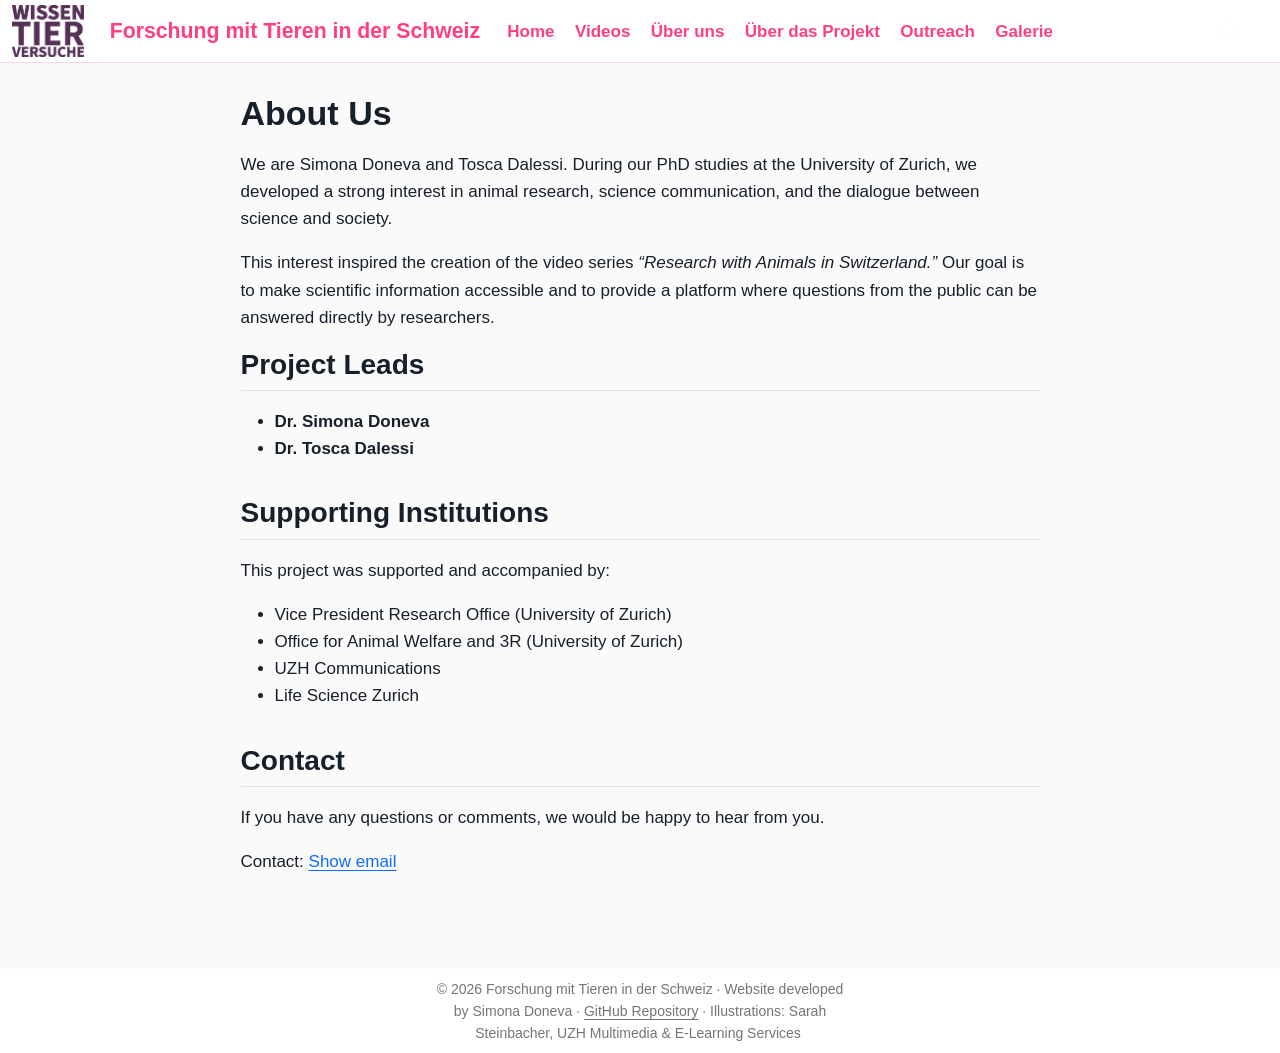
<file: docs/en/about.html>
<!DOCTYPE html>
<html xmlns="http://www.w3.org/1999/xhtml" lang="en" xml:lang="en"><head>

<meta charset="utf-8">
<meta name="generator" content="quarto-1.5.56">

<meta name="viewport" content="width=device-width, initial-scale=1.0, user-scalable=yes">


<title>About Us – Forschung mit Tieren in der Schweiz</title>
<style>
code{white-space: pre-wrap;}
span.smallcaps{font-variant: small-caps;}
div.columns{display: flex; gap: min(4vw, 1.5em);}
div.column{flex: auto; overflow-x: auto;}
div.hanging-indent{margin-left: 1.5em; text-indent: -1.5em;}
ul.task-list{list-style: none;}
ul.task-list li input[type="checkbox"] {
  width: 0.8em;
  margin: 0 0.8em 0.2em -1em; /* quarto-specific, see https://github.com/quarto-dev/quarto-cli/issues/4556 */ 
  vertical-align: middle;
}
</style>


<script src="../site_libs/quarto-nav/quarto-nav.js"></script>
<script src="../site_libs/quarto-nav/headroom.min.js"></script>
<script src="../site_libs/clipboard/clipboard.min.js"></script>
<script src="../site_libs/quarto-search/autocomplete.umd.js"></script>
<script src="../site_libs/quarto-search/fuse.min.js"></script>
<script src="../site_libs/quarto-search/quarto-search.js"></script>
<meta name="quarto:offset" content="../">
<script src="../site_libs/quarto-html/quarto.js"></script>
<script src="../site_libs/quarto-html/popper.min.js"></script>
<script src="../site_libs/quarto-html/tippy.umd.min.js"></script>
<script src="../site_libs/quarto-html/anchor.min.js"></script>
<link href="../site_libs/quarto-html/tippy.css" rel="stylesheet">
<link href="../site_libs/quarto-html/quarto-syntax-highlighting.css" rel="stylesheet" id="quarto-text-highlighting-styles">
<script src="../site_libs/bootstrap/bootstrap.min.js"></script>
<link href="../site_libs/bootstrap/bootstrap-icons.css" rel="stylesheet">
<link href="../site_libs/bootstrap/bootstrap.min.css" rel="stylesheet" id="quarto-bootstrap" data-mode="light">
<script id="quarto-search-options" type="application/json">{
  "location": "navbar",
  "copy-button": false,
  "collapse-after": 3,
  "panel-placement": "end",
  "type": "overlay",
  "limit": 50,
  "keyboard-shortcut": [
    "f",
    "/",
    "s"
  ],
  "show-item-context": false,
  "language": {
    "search-no-results-text": "No results",
    "search-matching-documents-text": "matching documents",
    "search-copy-link-title": "Copy link to search",
    "search-hide-matches-text": "Hide additional matches",
    "search-more-match-text": "more match in this document",
    "search-more-matches-text": "more matches in this document",
    "search-clear-button-title": "Clear",
    "search-text-placeholder": "",
    "search-detached-cancel-button-title": "Cancel",
    "search-submit-button-title": "Submit",
    "search-label": "Search"
  }
}</script>


<link rel="stylesheet" href="../styles.css">
</head>

<body class="nav-fixed fullcontent">

<div id="quarto-search-results"></div>
  <header id="quarto-header" class="headroom fixed-top">
    <nav class="navbar navbar-expand-lg " data-bs-theme="dark">
      <div class="navbar-container container-fluid">
      <div class="navbar-brand-container mx-auto">
    <a class="navbar-brand" href="../index.html">
    <span class="navbar-title">Forschung mit Tieren in der Schweiz</span>
    </a>
  </div>
            <div id="quarto-search" class="" title="Search"></div>
          <button class="navbar-toggler" type="button" data-bs-toggle="collapse" data-bs-target="#navbarCollapse" aria-controls="navbarCollapse" role="menu" aria-expanded="false" aria-label="Toggle navigation" onclick="if (window.quartoToggleHeadroom) { window.quartoToggleHeadroom(); }">
  <span class="navbar-toggler-icon"></span>
</button>
          <div class="collapse navbar-collapse" id="navbarCollapse">
            <ul class="navbar-nav navbar-nav-scroll me-auto">
  <li class="nav-item">
    <a class="nav-link" href="../index.html"> 
<span class="menu-text">Home</span></a>
  </li>  
  <li class="nav-item">
    <a class="nav-link" href="../topics/index.html"> 
<span class="menu-text">Videos</span></a>
  </li>  
  <li class="nav-item">
    <a class="nav-link" href="../about.html"> 
<span class="menu-text">Über uns</span></a>
  </li>  
  <li class="nav-item">
    <a class="nav-link" href="../about-project.html"> 
<span class="menu-text">Über das Projekt</span></a>
  </li>  
  <li class="nav-item">
    <a class="nav-link" href="../outreach.html"> 
<span class="menu-text">Outreach</span></a>
  </li>  
  <li class="nav-item">
    <a class="nav-link" href="../gallery.html"> 
<span class="menu-text">Galerie</span></a>
  </li>  
</ul>
          </div> <!-- /navcollapse -->
            <div class="quarto-navbar-tools">
</div>
      </div> <!-- /container-fluid -->
    </nav>
</header>
<!-- content -->
<div id="quarto-content" class="quarto-container page-columns page-rows-contents page-layout-article page-navbar">
<!-- sidebar -->
<!-- margin-sidebar -->
    
<!-- main -->
<main class="content" id="quarto-document-content">

<header id="title-block-header" class="quarto-title-block default">
<div class="quarto-title">
<h1 class="title">About Us</h1>
</div>



<div class="quarto-title-meta">

    
  
    
  </div>
  


</header>


<p>We are Simona Doneva and Tosca Dalessi. During our PhD studies at the University of Zurich, we developed a strong interest in animal research, science communication, and the dialogue between science and society.</p>
<p>This interest inspired the creation of the video series <em>“Research with Animals in Switzerland.”</em> Our goal is to make scientific information accessible and to provide a platform where questions from the public can be answered directly by researchers.</p>
<section id="project-leads" class="level2">
<h2 class="anchored" data-anchor-id="project-leads">Project Leads</h2>
<ul>
<li><strong>Dr.&nbsp;Simona Doneva</strong></li>
<li><strong>Dr.&nbsp;Tosca Dalessi</strong></li>
</ul>
</section>
<section id="supporting-institutions" class="level2">
<h2 class="anchored" data-anchor-id="supporting-institutions">Supporting Institutions</h2>
<p>This project was supported and accompanied by:</p>
<ul>
<li>Vice President Research Office (University of Zurich)</li>
<li>Office for Animal Welfare and 3R (University of Zurich)</li>
<li>UZH Communications</li>
<li>Life Science Zurich</li>
</ul>
</section>
<section id="contact" class="level2">
<h2 class="anchored" data-anchor-id="contact">Contact</h2>
<p>If you have any questions or comments, we would be happy to hear from you.</p>
<p>Contact: <a href="mailto:info@example.org">Show email</a></p>


</section>

</main> <!-- /main -->
<script id="quarto-html-after-body" type="application/javascript">
window.document.addEventListener("DOMContentLoaded", function (event) {
  const toggleBodyColorMode = (bsSheetEl) => {
    const mode = bsSheetEl.getAttribute("data-mode");
    const bodyEl = window.document.querySelector("body");
    if (mode === "dark") {
      bodyEl.classList.add("quarto-dark");
      bodyEl.classList.remove("quarto-light");
    } else {
      bodyEl.classList.add("quarto-light");
      bodyEl.classList.remove("quarto-dark");
    }
  }
  const toggleBodyColorPrimary = () => {
    const bsSheetEl = window.document.querySelector("link#quarto-bootstrap");
    if (bsSheetEl) {
      toggleBodyColorMode(bsSheetEl);
    }
  }
  toggleBodyColorPrimary();  
  const icon = "";
  const anchorJS = new window.AnchorJS();
  anchorJS.options = {
    placement: 'right',
    icon: icon
  };
  anchorJS.add('.anchored');
  const isCodeAnnotation = (el) => {
    for (const clz of el.classList) {
      if (clz.startsWith('code-annotation-')) {                     
        return true;
      }
    }
    return false;
  }
  const onCopySuccess = function(e) {
    // button target
    const button = e.trigger;
    // don't keep focus
    button.blur();
    // flash "checked"
    button.classList.add('code-copy-button-checked');
    var currentTitle = button.getAttribute("title");
    button.setAttribute("title", "Copied!");
    let tooltip;
    if (window.bootstrap) {
      button.setAttribute("data-bs-toggle", "tooltip");
      button.setAttribute("data-bs-placement", "left");
      button.setAttribute("data-bs-title", "Copied!");
      tooltip = new bootstrap.Tooltip(button, 
        { trigger: "manual", 
          customClass: "code-copy-button-tooltip",
          offset: [0, -8]});
      tooltip.show();    
    }
    setTimeout(function() {
      if (tooltip) {
        tooltip.hide();
        button.removeAttribute("data-bs-title");
        button.removeAttribute("data-bs-toggle");
        button.removeAttribute("data-bs-placement");
      }
      button.setAttribute("title", currentTitle);
      button.classList.remove('code-copy-button-checked');
    }, 1000);
    // clear code selection
    e.clearSelection();
  }
  const getTextToCopy = function(trigger) {
      const codeEl = trigger.previousElementSibling.cloneNode(true);
      for (const childEl of codeEl.children) {
        if (isCodeAnnotation(childEl)) {
          childEl.remove();
        }
      }
      return codeEl.innerText;
  }
  const clipboard = new window.ClipboardJS('.code-copy-button:not([data-in-quarto-modal])', {
    text: getTextToCopy
  });
  clipboard.on('success', onCopySuccess);
  if (window.document.getElementById('quarto-embedded-source-code-modal')) {
    // For code content inside modals, clipBoardJS needs to be initialized with a container option
    // TODO: Check when it could be a function (https://github.com/zenorocha/clipboard.js/issues/860)
    const clipboardModal = new window.ClipboardJS('.code-copy-button[data-in-quarto-modal]', {
      text: getTextToCopy,
      container: window.document.getElementById('quarto-embedded-source-code-modal')
    });
    clipboardModal.on('success', onCopySuccess);
  }
    var localhostRegex = new RegExp(/^(?:http|https):\/\/localhost\:?[0-9]*\//);
    var mailtoRegex = new RegExp(/^mailto:/);
      var filterRegex = new RegExp('/' + window.location.host + '/');
    var isInternal = (href) => {
        return filterRegex.test(href) || localhostRegex.test(href) || mailtoRegex.test(href);
    }
    // Inspect non-navigation links and adorn them if external
 	var links = window.document.querySelectorAll('a[href]:not(.nav-link):not(.navbar-brand):not(.toc-action):not(.sidebar-link):not(.sidebar-item-toggle):not(.pagination-link):not(.no-external):not([aria-hidden]):not(.dropdown-item):not(.quarto-navigation-tool):not(.about-link)');
    for (var i=0; i<links.length; i++) {
      const link = links[i];
      if (!isInternal(link.href)) {
        // undo the damage that might have been done by quarto-nav.js in the case of
        // links that we want to consider external
        if (link.dataset.originalHref !== undefined) {
          link.href = link.dataset.originalHref;
        }
      }
    }
  function tippyHover(el, contentFn, onTriggerFn, onUntriggerFn) {
    const config = {
      allowHTML: true,
      maxWidth: 500,
      delay: 100,
      arrow: false,
      appendTo: function(el) {
          return el.parentElement;
      },
      interactive: true,
      interactiveBorder: 10,
      theme: 'quarto',
      placement: 'bottom-start',
    };
    if (contentFn) {
      config.content = contentFn;
    }
    if (onTriggerFn) {
      config.onTrigger = onTriggerFn;
    }
    if (onUntriggerFn) {
      config.onUntrigger = onUntriggerFn;
    }
    window.tippy(el, config); 
  }
  const noterefs = window.document.querySelectorAll('a[role="doc-noteref"]');
  for (var i=0; i<noterefs.length; i++) {
    const ref = noterefs[i];
    tippyHover(ref, function() {
      // use id or data attribute instead here
      let href = ref.getAttribute('data-footnote-href') || ref.getAttribute('href');
      try { href = new URL(href).hash; } catch {}
      const id = href.replace(/^#\/?/, "");
      const note = window.document.getElementById(id);
      if (note) {
        return note.innerHTML;
      } else {
        return "";
      }
    });
  }
  const xrefs = window.document.querySelectorAll('a.quarto-xref');
  const processXRef = (id, note) => {
    // Strip column container classes
    const stripColumnClz = (el) => {
      el.classList.remove("page-full", "page-columns");
      if (el.children) {
        for (const child of el.children) {
          stripColumnClz(child);
        }
      }
    }
    stripColumnClz(note)
    if (id === null || id.startsWith('sec-')) {
      // Special case sections, only their first couple elements
      const container = document.createElement("div");
      if (note.children && note.children.length > 2) {
        container.appendChild(note.children[0].cloneNode(true));
        for (let i = 1; i < note.children.length; i++) {
          const child = note.children[i];
          if (child.tagName === "P" && child.innerText === "") {
            continue;
          } else {
            container.appendChild(child.cloneNode(true));
            break;
          }
        }
        if (window.Quarto?.typesetMath) {
          window.Quarto.typesetMath(container);
        }
        return container.innerHTML
      } else {
        if (window.Quarto?.typesetMath) {
          window.Quarto.typesetMath(note);
        }
        return note.innerHTML;
      }
    } else {
      // Remove any anchor links if they are present
      const anchorLink = note.querySelector('a.anchorjs-link');
      if (anchorLink) {
        anchorLink.remove();
      }
      if (window.Quarto?.typesetMath) {
        window.Quarto.typesetMath(note);
      }
      // TODO in 1.5, we should make sure this works without a callout special case
      if (note.classList.contains("callout")) {
        return note.outerHTML;
      } else {
        return note.innerHTML;
      }
    }
  }
  for (var i=0; i<xrefs.length; i++) {
    const xref = xrefs[i];
    tippyHover(xref, undefined, function(instance) {
      instance.disable();
      let url = xref.getAttribute('href');
      let hash = undefined; 
      if (url.startsWith('#')) {
        hash = url;
      } else {
        try { hash = new URL(url).hash; } catch {}
      }
      if (hash) {
        const id = hash.replace(/^#\/?/, "");
        const note = window.document.getElementById(id);
        if (note !== null) {
          try {
            const html = processXRef(id, note.cloneNode(true));
            instance.setContent(html);
          } finally {
            instance.enable();
            instance.show();
          }
        } else {
          // See if we can fetch this
          fetch(url.split('#')[0])
          .then(res => res.text())
          .then(html => {
            const parser = new DOMParser();
            const htmlDoc = parser.parseFromString(html, "text/html");
            const note = htmlDoc.getElementById(id);
            if (note !== null) {
              const html = processXRef(id, note);
              instance.setContent(html);
            } 
          }).finally(() => {
            instance.enable();
            instance.show();
          });
        }
      } else {
        // See if we can fetch a full url (with no hash to target)
        // This is a special case and we should probably do some content thinning / targeting
        fetch(url)
        .then(res => res.text())
        .then(html => {
          const parser = new DOMParser();
          const htmlDoc = parser.parseFromString(html, "text/html");
          const note = htmlDoc.querySelector('main.content');
          if (note !== null) {
            // This should only happen for chapter cross references
            // (since there is no id in the URL)
            // remove the first header
            if (note.children.length > 0 && note.children[0].tagName === "HEADER") {
              note.children[0].remove();
            }
            const html = processXRef(null, note);
            instance.setContent(html);
          } 
        }).finally(() => {
          instance.enable();
          instance.show();
        });
      }
    }, function(instance) {
    });
  }
      let selectedAnnoteEl;
      const selectorForAnnotation = ( cell, annotation) => {
        let cellAttr = 'data-code-cell="' + cell + '"';
        let lineAttr = 'data-code-annotation="' +  annotation + '"';
        const selector = 'span[' + cellAttr + '][' + lineAttr + ']';
        return selector;
      }
      const selectCodeLines = (annoteEl) => {
        const doc = window.document;
        const targetCell = annoteEl.getAttribute("data-target-cell");
        const targetAnnotation = annoteEl.getAttribute("data-target-annotation");
        const annoteSpan = window.document.querySelector(selectorForAnnotation(targetCell, targetAnnotation));
        const lines = annoteSpan.getAttribute("data-code-lines").split(",");
        const lineIds = lines.map((line) => {
          return targetCell + "-" + line;
        })
        let top = null;
        let height = null;
        let parent = null;
        if (lineIds.length > 0) {
            //compute the position of the single el (top and bottom and make a div)
            const el = window.document.getElementById(lineIds[0]);
            top = el.offsetTop;
            height = el.offsetHeight;
            parent = el.parentElement.parentElement;
          if (lineIds.length > 1) {
            const lastEl = window.document.getElementById(lineIds[lineIds.length - 1]);
            const bottom = lastEl.offsetTop + lastEl.offsetHeight;
            height = bottom - top;
          }
          if (top !== null && height !== null && parent !== null) {
            // cook up a div (if necessary) and position it 
            let div = window.document.getElementById("code-annotation-line-highlight");
            if (div === null) {
              div = window.document.createElement("div");
              div.setAttribute("id", "code-annotation-line-highlight");
              div.style.position = 'absolute';
              parent.appendChild(div);
            }
            div.style.top = top - 2 + "px";
            div.style.height = height + 4 + "px";
            div.style.left = 0;
            let gutterDiv = window.document.getElementById("code-annotation-line-highlight-gutter");
            if (gutterDiv === null) {
              gutterDiv = window.document.createElement("div");
              gutterDiv.setAttribute("id", "code-annotation-line-highlight-gutter");
              gutterDiv.style.position = 'absolute';
              const codeCell = window.document.getElementById(targetCell);
              const gutter = codeCell.querySelector('.code-annotation-gutter');
              gutter.appendChild(gutterDiv);
            }
            gutterDiv.style.top = top - 2 + "px";
            gutterDiv.style.height = height + 4 + "px";
          }
          selectedAnnoteEl = annoteEl;
        }
      };
      const unselectCodeLines = () => {
        const elementsIds = ["code-annotation-line-highlight", "code-annotation-line-highlight-gutter"];
        elementsIds.forEach((elId) => {
          const div = window.document.getElementById(elId);
          if (div) {
            div.remove();
          }
        });
        selectedAnnoteEl = undefined;
      };
        // Handle positioning of the toggle
    window.addEventListener(
      "resize",
      throttle(() => {
        elRect = undefined;
        if (selectedAnnoteEl) {
          selectCodeLines(selectedAnnoteEl);
        }
      }, 10)
    );
    function throttle(fn, ms) {
    let throttle = false;
    let timer;
      return (...args) => {
        if(!throttle) { // first call gets through
            fn.apply(this, args);
            throttle = true;
        } else { // all the others get throttled
            if(timer) clearTimeout(timer); // cancel #2
            timer = setTimeout(() => {
              fn.apply(this, args);
              timer = throttle = false;
            }, ms);
        }
      };
    }
      // Attach click handler to the DT
      const annoteDls = window.document.querySelectorAll('dt[data-target-cell]');
      for (const annoteDlNode of annoteDls) {
        annoteDlNode.addEventListener('click', (event) => {
          const clickedEl = event.target;
          if (clickedEl !== selectedAnnoteEl) {
            unselectCodeLines();
            const activeEl = window.document.querySelector('dt[data-target-cell].code-annotation-active');
            if (activeEl) {
              activeEl.classList.remove('code-annotation-active');
            }
            selectCodeLines(clickedEl);
            clickedEl.classList.add('code-annotation-active');
          } else {
            // Unselect the line
            unselectCodeLines();
            clickedEl.classList.remove('code-annotation-active');
          }
        });
      }
  const findCites = (el) => {
    const parentEl = el.parentElement;
    if (parentEl) {
      const cites = parentEl.dataset.cites;
      if (cites) {
        return {
          el,
          cites: cites.split(' ')
        };
      } else {
        return findCites(el.parentElement)
      }
    } else {
      return undefined;
    }
  };
  var bibliorefs = window.document.querySelectorAll('a[role="doc-biblioref"]');
  for (var i=0; i<bibliorefs.length; i++) {
    const ref = bibliorefs[i];
    const citeInfo = findCites(ref);
    if (citeInfo) {
      tippyHover(citeInfo.el, function() {
        var popup = window.document.createElement('div');
        citeInfo.cites.forEach(function(cite) {
          var citeDiv = window.document.createElement('div');
          citeDiv.classList.add('hanging-indent');
          citeDiv.classList.add('csl-entry');
          var biblioDiv = window.document.getElementById('ref-' + cite);
          if (biblioDiv) {
            citeDiv.innerHTML = biblioDiv.innerHTML;
          }
          popup.appendChild(citeDiv);
        });
        return popup.innerHTML;
      });
    }
  }
});
</script>
</div> <!-- /content -->
<footer class="footer">
  <div class="nav-footer">
    <div class="nav-footer-left">
      &nbsp;
    </div>   
    <div class="nav-footer-center">
<p>© 2026 Forschung mit Tieren in der Schweiz · Website developed by Simona Doneva · <a href="https://github.com/simonada/animal-research-video-series-ch">GitHub Repository</a> · Illustrations: Sarah Steinbacher, UZH Multimedia &amp; E-Learning Services&nbsp;</p>
</div>
    <div class="nav-footer-right">
      &nbsp;
    </div>
  </div>
</footer>




</body></html>
</file>
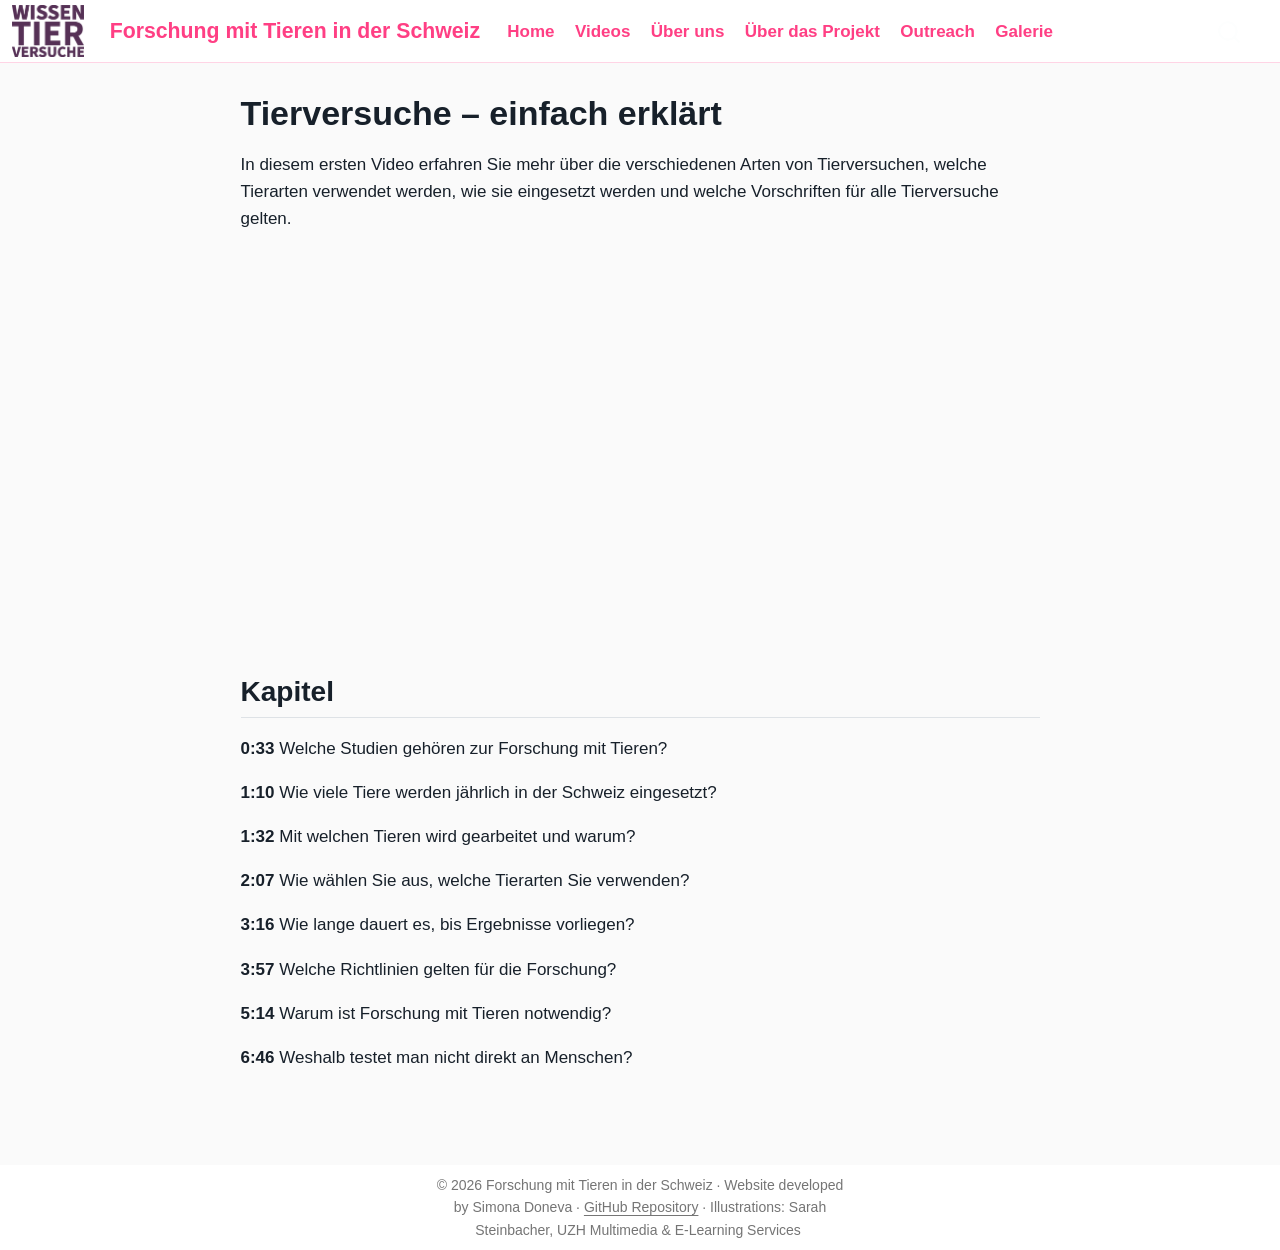
<file: docs/topics/01-explained.html>
<!DOCTYPE html>
<html xmlns="http://www.w3.org/1999/xhtml" lang="en" xml:lang="en"><head>

<meta charset="utf-8">
<meta name="generator" content="quarto-1.5.56">

<meta name="viewport" content="width=device-width, initial-scale=1.0, user-scalable=yes">


<title>Tierversuche – einfach erklärt – Forschung mit Tieren in der Schweiz</title>
<style>
code{white-space: pre-wrap;}
span.smallcaps{font-variant: small-caps;}
div.columns{display: flex; gap: min(4vw, 1.5em);}
div.column{flex: auto; overflow-x: auto;}
div.hanging-indent{margin-left: 1.5em; text-indent: -1.5em;}
ul.task-list{list-style: none;}
ul.task-list li input[type="checkbox"] {
  width: 0.8em;
  margin: 0 0.8em 0.2em -1em; /* quarto-specific, see https://github.com/quarto-dev/quarto-cli/issues/4556 */ 
  vertical-align: middle;
}
</style>


<script src="../site_libs/quarto-nav/quarto-nav.js"></script>
<script src="../site_libs/quarto-nav/headroom.min.js"></script>
<script src="../site_libs/clipboard/clipboard.min.js"></script>
<script src="../site_libs/quarto-search/autocomplete.umd.js"></script>
<script src="../site_libs/quarto-search/fuse.min.js"></script>
<script src="../site_libs/quarto-search/quarto-search.js"></script>
<meta name="quarto:offset" content="../">
<script src="../site_libs/quarto-html/quarto.js"></script>
<script src="../site_libs/quarto-html/popper.min.js"></script>
<script src="../site_libs/quarto-html/tippy.umd.min.js"></script>
<script src="../site_libs/quarto-html/anchor.min.js"></script>
<link href="../site_libs/quarto-html/tippy.css" rel="stylesheet">
<link href="../site_libs/quarto-html/quarto-syntax-highlighting.css" rel="stylesheet" id="quarto-text-highlighting-styles">
<script src="../site_libs/bootstrap/bootstrap.min.js"></script>
<link href="../site_libs/bootstrap/bootstrap-icons.css" rel="stylesheet">
<link href="../site_libs/bootstrap/bootstrap.min.css" rel="stylesheet" id="quarto-bootstrap" data-mode="light">
<script id="quarto-search-options" type="application/json">{
  "location": "navbar",
  "copy-button": false,
  "collapse-after": 3,
  "panel-placement": "end",
  "type": "overlay",
  "limit": 50,
  "keyboard-shortcut": [
    "f",
    "/",
    "s"
  ],
  "show-item-context": false,
  "language": {
    "search-no-results-text": "No results",
    "search-matching-documents-text": "matching documents",
    "search-copy-link-title": "Copy link to search",
    "search-hide-matches-text": "Hide additional matches",
    "search-more-match-text": "more match in this document",
    "search-more-matches-text": "more matches in this document",
    "search-clear-button-title": "Clear",
    "search-text-placeholder": "",
    "search-detached-cancel-button-title": "Cancel",
    "search-submit-button-title": "Submit",
    "search-label": "Search"
  }
}</script>


<link rel="stylesheet" href="../styles.css">
</head>

<body class="nav-fixed fullcontent">

<div id="quarto-search-results"></div>
  <header id="quarto-header" class="headroom fixed-top">
    <nav class="navbar navbar-expand-lg " data-bs-theme="dark">
      <div class="navbar-container container-fluid">
      <div class="navbar-brand-container mx-auto">
    <a class="navbar-brand" href="../index.html">
    <span class="navbar-title">Forschung mit Tieren in der Schweiz</span>
    </a>
  </div>
            <div id="quarto-search" class="" title="Search"></div>
          <button class="navbar-toggler" type="button" data-bs-toggle="collapse" data-bs-target="#navbarCollapse" aria-controls="navbarCollapse" role="menu" aria-expanded="false" aria-label="Toggle navigation" onclick="if (window.quartoToggleHeadroom) { window.quartoToggleHeadroom(); }">
  <span class="navbar-toggler-icon"></span>
</button>
          <div class="collapse navbar-collapse" id="navbarCollapse">
            <ul class="navbar-nav navbar-nav-scroll me-auto">
  <li class="nav-item">
    <a class="nav-link" href="../index.html"> 
<span class="menu-text">Home</span></a>
  </li>  
  <li class="nav-item">
    <a class="nav-link" href="../topics/index.html"> 
<span class="menu-text">Videos</span></a>
  </li>  
  <li class="nav-item">
    <a class="nav-link" href="../about.html"> 
<span class="menu-text">Über uns</span></a>
  </li>  
  <li class="nav-item">
    <a class="nav-link" href="../about-project.html"> 
<span class="menu-text">Über das Projekt</span></a>
  </li>  
  <li class="nav-item">
    <a class="nav-link" href="../outreach.html"> 
<span class="menu-text">Outreach</span></a>
  </li>  
  <li class="nav-item">
    <a class="nav-link" href="../gallery.html"> 
<span class="menu-text">Galerie</span></a>
  </li>  
</ul>
          </div> <!-- /navcollapse -->
            <div class="quarto-navbar-tools">
</div>
      </div> <!-- /container-fluid -->
    </nav>
</header>
<!-- content -->
<div id="quarto-content" class="quarto-container page-columns page-rows-contents page-layout-article page-navbar">
<!-- sidebar -->
<!-- margin-sidebar -->
    
<!-- main -->
<main class="content" id="quarto-document-content">

<header id="title-block-header" class="quarto-title-block default">
<div class="quarto-title">
<h1 class="title">Tierversuche – einfach erklärt</h1>
</div>



<div class="quarto-title-meta">

    
  
    
  </div>
  


</header>


<p>In diesem ersten Video erfahren Sie mehr über die verschiedenen Arten von Tierversuchen, welche Tierarten verwendet werden, wie sie eingesetzt werden und welche Vorschriften für alle Tierversuche gelten.</p>
<iframe width="100%" height="400" src="https://www.youtube.com/embed/i8cWlBlDYZY" title="Tierversuche – einfach erklärt" frameborder="0" allow="accelerometer; autoplay; clipboard-write; encrypted-media; gyroscope; picture-in-picture" allowfullscreen="">
</iframe>
<section id="kapitel" class="level2">
<h2 class="anchored" data-anchor-id="kapitel">Kapitel</h2>
<p><strong>0:33</strong> Welche Studien gehören zur Forschung mit Tieren?</p>
<p><strong>1:10</strong> Wie viele Tiere werden jährlich in der Schweiz eingesetzt?</p>
<p><strong>1:32</strong> Mit welchen Tieren wird gearbeitet und warum?</p>
<p><strong>2:07</strong> Wie wählen Sie aus, welche Tierarten Sie verwenden?</p>
<p><strong>3:16</strong> Wie lange dauert es, bis Ergebnisse vorliegen?</p>
<p><strong>3:57</strong> Welche Richtlinien gelten für die Forschung?</p>
<p><strong>5:14</strong> Warum ist Forschung mit Tieren notwendig?</p>
<p><strong>6:46</strong> Weshalb testet man nicht direkt an Menschen?</p>


</section>

</main> <!-- /main -->
<script id="quarto-html-after-body" type="application/javascript">
window.document.addEventListener("DOMContentLoaded", function (event) {
  const toggleBodyColorMode = (bsSheetEl) => {
    const mode = bsSheetEl.getAttribute("data-mode");
    const bodyEl = window.document.querySelector("body");
    if (mode === "dark") {
      bodyEl.classList.add("quarto-dark");
      bodyEl.classList.remove("quarto-light");
    } else {
      bodyEl.classList.add("quarto-light");
      bodyEl.classList.remove("quarto-dark");
    }
  }
  const toggleBodyColorPrimary = () => {
    const bsSheetEl = window.document.querySelector("link#quarto-bootstrap");
    if (bsSheetEl) {
      toggleBodyColorMode(bsSheetEl);
    }
  }
  toggleBodyColorPrimary();  
  const icon = "";
  const anchorJS = new window.AnchorJS();
  anchorJS.options = {
    placement: 'right',
    icon: icon
  };
  anchorJS.add('.anchored');
  const isCodeAnnotation = (el) => {
    for (const clz of el.classList) {
      if (clz.startsWith('code-annotation-')) {                     
        return true;
      }
    }
    return false;
  }
  const onCopySuccess = function(e) {
    // button target
    const button = e.trigger;
    // don't keep focus
    button.blur();
    // flash "checked"
    button.classList.add('code-copy-button-checked');
    var currentTitle = button.getAttribute("title");
    button.setAttribute("title", "Copied!");
    let tooltip;
    if (window.bootstrap) {
      button.setAttribute("data-bs-toggle", "tooltip");
      button.setAttribute("data-bs-placement", "left");
      button.setAttribute("data-bs-title", "Copied!");
      tooltip = new bootstrap.Tooltip(button, 
        { trigger: "manual", 
          customClass: "code-copy-button-tooltip",
          offset: [0, -8]});
      tooltip.show();    
    }
    setTimeout(function() {
      if (tooltip) {
        tooltip.hide();
        button.removeAttribute("data-bs-title");
        button.removeAttribute("data-bs-toggle");
        button.removeAttribute("data-bs-placement");
      }
      button.setAttribute("title", currentTitle);
      button.classList.remove('code-copy-button-checked');
    }, 1000);
    // clear code selection
    e.clearSelection();
  }
  const getTextToCopy = function(trigger) {
      const codeEl = trigger.previousElementSibling.cloneNode(true);
      for (const childEl of codeEl.children) {
        if (isCodeAnnotation(childEl)) {
          childEl.remove();
        }
      }
      return codeEl.innerText;
  }
  const clipboard = new window.ClipboardJS('.code-copy-button:not([data-in-quarto-modal])', {
    text: getTextToCopy
  });
  clipboard.on('success', onCopySuccess);
  if (window.document.getElementById('quarto-embedded-source-code-modal')) {
    // For code content inside modals, clipBoardJS needs to be initialized with a container option
    // TODO: Check when it could be a function (https://github.com/zenorocha/clipboard.js/issues/860)
    const clipboardModal = new window.ClipboardJS('.code-copy-button[data-in-quarto-modal]', {
      text: getTextToCopy,
      container: window.document.getElementById('quarto-embedded-source-code-modal')
    });
    clipboardModal.on('success', onCopySuccess);
  }
    var localhostRegex = new RegExp(/^(?:http|https):\/\/localhost\:?[0-9]*\//);
    var mailtoRegex = new RegExp(/^mailto:/);
      var filterRegex = new RegExp('/' + window.location.host + '/');
    var isInternal = (href) => {
        return filterRegex.test(href) || localhostRegex.test(href) || mailtoRegex.test(href);
    }
    // Inspect non-navigation links and adorn them if external
 	var links = window.document.querySelectorAll('a[href]:not(.nav-link):not(.navbar-brand):not(.toc-action):not(.sidebar-link):not(.sidebar-item-toggle):not(.pagination-link):not(.no-external):not([aria-hidden]):not(.dropdown-item):not(.quarto-navigation-tool):not(.about-link)');
    for (var i=0; i<links.length; i++) {
      const link = links[i];
      if (!isInternal(link.href)) {
        // undo the damage that might have been done by quarto-nav.js in the case of
        // links that we want to consider external
        if (link.dataset.originalHref !== undefined) {
          link.href = link.dataset.originalHref;
        }
      }
    }
  function tippyHover(el, contentFn, onTriggerFn, onUntriggerFn) {
    const config = {
      allowHTML: true,
      maxWidth: 500,
      delay: 100,
      arrow: false,
      appendTo: function(el) {
          return el.parentElement;
      },
      interactive: true,
      interactiveBorder: 10,
      theme: 'quarto',
      placement: 'bottom-start',
    };
    if (contentFn) {
      config.content = contentFn;
    }
    if (onTriggerFn) {
      config.onTrigger = onTriggerFn;
    }
    if (onUntriggerFn) {
      config.onUntrigger = onUntriggerFn;
    }
    window.tippy(el, config); 
  }
  const noterefs = window.document.querySelectorAll('a[role="doc-noteref"]');
  for (var i=0; i<noterefs.length; i++) {
    const ref = noterefs[i];
    tippyHover(ref, function() {
      // use id or data attribute instead here
      let href = ref.getAttribute('data-footnote-href') || ref.getAttribute('href');
      try { href = new URL(href).hash; } catch {}
      const id = href.replace(/^#\/?/, "");
      const note = window.document.getElementById(id);
      if (note) {
        return note.innerHTML;
      } else {
        return "";
      }
    });
  }
  const xrefs = window.document.querySelectorAll('a.quarto-xref');
  const processXRef = (id, note) => {
    // Strip column container classes
    const stripColumnClz = (el) => {
      el.classList.remove("page-full", "page-columns");
      if (el.children) {
        for (const child of el.children) {
          stripColumnClz(child);
        }
      }
    }
    stripColumnClz(note)
    if (id === null || id.startsWith('sec-')) {
      // Special case sections, only their first couple elements
      const container = document.createElement("div");
      if (note.children && note.children.length > 2) {
        container.appendChild(note.children[0].cloneNode(true));
        for (let i = 1; i < note.children.length; i++) {
          const child = note.children[i];
          if (child.tagName === "P" && child.innerText === "") {
            continue;
          } else {
            container.appendChild(child.cloneNode(true));
            break;
          }
        }
        if (window.Quarto?.typesetMath) {
          window.Quarto.typesetMath(container);
        }
        return container.innerHTML
      } else {
        if (window.Quarto?.typesetMath) {
          window.Quarto.typesetMath(note);
        }
        return note.innerHTML;
      }
    } else {
      // Remove any anchor links if they are present
      const anchorLink = note.querySelector('a.anchorjs-link');
      if (anchorLink) {
        anchorLink.remove();
      }
      if (window.Quarto?.typesetMath) {
        window.Quarto.typesetMath(note);
      }
      // TODO in 1.5, we should make sure this works without a callout special case
      if (note.classList.contains("callout")) {
        return note.outerHTML;
      } else {
        return note.innerHTML;
      }
    }
  }
  for (var i=0; i<xrefs.length; i++) {
    const xref = xrefs[i];
    tippyHover(xref, undefined, function(instance) {
      instance.disable();
      let url = xref.getAttribute('href');
      let hash = undefined; 
      if (url.startsWith('#')) {
        hash = url;
      } else {
        try { hash = new URL(url).hash; } catch {}
      }
      if (hash) {
        const id = hash.replace(/^#\/?/, "");
        const note = window.document.getElementById(id);
        if (note !== null) {
          try {
            const html = processXRef(id, note.cloneNode(true));
            instance.setContent(html);
          } finally {
            instance.enable();
            instance.show();
          }
        } else {
          // See if we can fetch this
          fetch(url.split('#')[0])
          .then(res => res.text())
          .then(html => {
            const parser = new DOMParser();
            const htmlDoc = parser.parseFromString(html, "text/html");
            const note = htmlDoc.getElementById(id);
            if (note !== null) {
              const html = processXRef(id, note);
              instance.setContent(html);
            } 
          }).finally(() => {
            instance.enable();
            instance.show();
          });
        }
      } else {
        // See if we can fetch a full url (with no hash to target)
        // This is a special case and we should probably do some content thinning / targeting
        fetch(url)
        .then(res => res.text())
        .then(html => {
          const parser = new DOMParser();
          const htmlDoc = parser.parseFromString(html, "text/html");
          const note = htmlDoc.querySelector('main.content');
          if (note !== null) {
            // This should only happen for chapter cross references
            // (since there is no id in the URL)
            // remove the first header
            if (note.children.length > 0 && note.children[0].tagName === "HEADER") {
              note.children[0].remove();
            }
            const html = processXRef(null, note);
            instance.setContent(html);
          } 
        }).finally(() => {
          instance.enable();
          instance.show();
        });
      }
    }, function(instance) {
    });
  }
      let selectedAnnoteEl;
      const selectorForAnnotation = ( cell, annotation) => {
        let cellAttr = 'data-code-cell="' + cell + '"';
        let lineAttr = 'data-code-annotation="' +  annotation + '"';
        const selector = 'span[' + cellAttr + '][' + lineAttr + ']';
        return selector;
      }
      const selectCodeLines = (annoteEl) => {
        const doc = window.document;
        const targetCell = annoteEl.getAttribute("data-target-cell");
        const targetAnnotation = annoteEl.getAttribute("data-target-annotation");
        const annoteSpan = window.document.querySelector(selectorForAnnotation(targetCell, targetAnnotation));
        const lines = annoteSpan.getAttribute("data-code-lines").split(",");
        const lineIds = lines.map((line) => {
          return targetCell + "-" + line;
        })
        let top = null;
        let height = null;
        let parent = null;
        if (lineIds.length > 0) {
            //compute the position of the single el (top and bottom and make a div)
            const el = window.document.getElementById(lineIds[0]);
            top = el.offsetTop;
            height = el.offsetHeight;
            parent = el.parentElement.parentElement;
          if (lineIds.length > 1) {
            const lastEl = window.document.getElementById(lineIds[lineIds.length - 1]);
            const bottom = lastEl.offsetTop + lastEl.offsetHeight;
            height = bottom - top;
          }
          if (top !== null && height !== null && parent !== null) {
            // cook up a div (if necessary) and position it 
            let div = window.document.getElementById("code-annotation-line-highlight");
            if (div === null) {
              div = window.document.createElement("div");
              div.setAttribute("id", "code-annotation-line-highlight");
              div.style.position = 'absolute';
              parent.appendChild(div);
            }
            div.style.top = top - 2 + "px";
            div.style.height = height + 4 + "px";
            div.style.left = 0;
            let gutterDiv = window.document.getElementById("code-annotation-line-highlight-gutter");
            if (gutterDiv === null) {
              gutterDiv = window.document.createElement("div");
              gutterDiv.setAttribute("id", "code-annotation-line-highlight-gutter");
              gutterDiv.style.position = 'absolute';
              const codeCell = window.document.getElementById(targetCell);
              const gutter = codeCell.querySelector('.code-annotation-gutter');
              gutter.appendChild(gutterDiv);
            }
            gutterDiv.style.top = top - 2 + "px";
            gutterDiv.style.height = height + 4 + "px";
          }
          selectedAnnoteEl = annoteEl;
        }
      };
      const unselectCodeLines = () => {
        const elementsIds = ["code-annotation-line-highlight", "code-annotation-line-highlight-gutter"];
        elementsIds.forEach((elId) => {
          const div = window.document.getElementById(elId);
          if (div) {
            div.remove();
          }
        });
        selectedAnnoteEl = undefined;
      };
        // Handle positioning of the toggle
    window.addEventListener(
      "resize",
      throttle(() => {
        elRect = undefined;
        if (selectedAnnoteEl) {
          selectCodeLines(selectedAnnoteEl);
        }
      }, 10)
    );
    function throttle(fn, ms) {
    let throttle = false;
    let timer;
      return (...args) => {
        if(!throttle) { // first call gets through
            fn.apply(this, args);
            throttle = true;
        } else { // all the others get throttled
            if(timer) clearTimeout(timer); // cancel #2
            timer = setTimeout(() => {
              fn.apply(this, args);
              timer = throttle = false;
            }, ms);
        }
      };
    }
      // Attach click handler to the DT
      const annoteDls = window.document.querySelectorAll('dt[data-target-cell]');
      for (const annoteDlNode of annoteDls) {
        annoteDlNode.addEventListener('click', (event) => {
          const clickedEl = event.target;
          if (clickedEl !== selectedAnnoteEl) {
            unselectCodeLines();
            const activeEl = window.document.querySelector('dt[data-target-cell].code-annotation-active');
            if (activeEl) {
              activeEl.classList.remove('code-annotation-active');
            }
            selectCodeLines(clickedEl);
            clickedEl.classList.add('code-annotation-active');
          } else {
            // Unselect the line
            unselectCodeLines();
            clickedEl.classList.remove('code-annotation-active');
          }
        });
      }
  const findCites = (el) => {
    const parentEl = el.parentElement;
    if (parentEl) {
      const cites = parentEl.dataset.cites;
      if (cites) {
        return {
          el,
          cites: cites.split(' ')
        };
      } else {
        return findCites(el.parentElement)
      }
    } else {
      return undefined;
    }
  };
  var bibliorefs = window.document.querySelectorAll('a[role="doc-biblioref"]');
  for (var i=0; i<bibliorefs.length; i++) {
    const ref = bibliorefs[i];
    const citeInfo = findCites(ref);
    if (citeInfo) {
      tippyHover(citeInfo.el, function() {
        var popup = window.document.createElement('div');
        citeInfo.cites.forEach(function(cite) {
          var citeDiv = window.document.createElement('div');
          citeDiv.classList.add('hanging-indent');
          citeDiv.classList.add('csl-entry');
          var biblioDiv = window.document.getElementById('ref-' + cite);
          if (biblioDiv) {
            citeDiv.innerHTML = biblioDiv.innerHTML;
          }
          popup.appendChild(citeDiv);
        });
        return popup.innerHTML;
      });
    }
  }
});
</script>
</div> <!-- /content -->
<footer class="footer">
  <div class="nav-footer">
    <div class="nav-footer-left">
      &nbsp;
    </div>   
    <div class="nav-footer-center">
<p>© 2026 Forschung mit Tieren in der Schweiz · Website developed by Simona Doneva · <a href="https://github.com/simonada/animal-research-video-series-ch">GitHub Repository</a> · Illustrations: Sarah Steinbacher, UZH Multimedia &amp; E-Learning Services&nbsp;</p>
</div>
    <div class="nav-footer-right">
      &nbsp;
    </div>
  </div>
</footer>




</body></html>
</file>
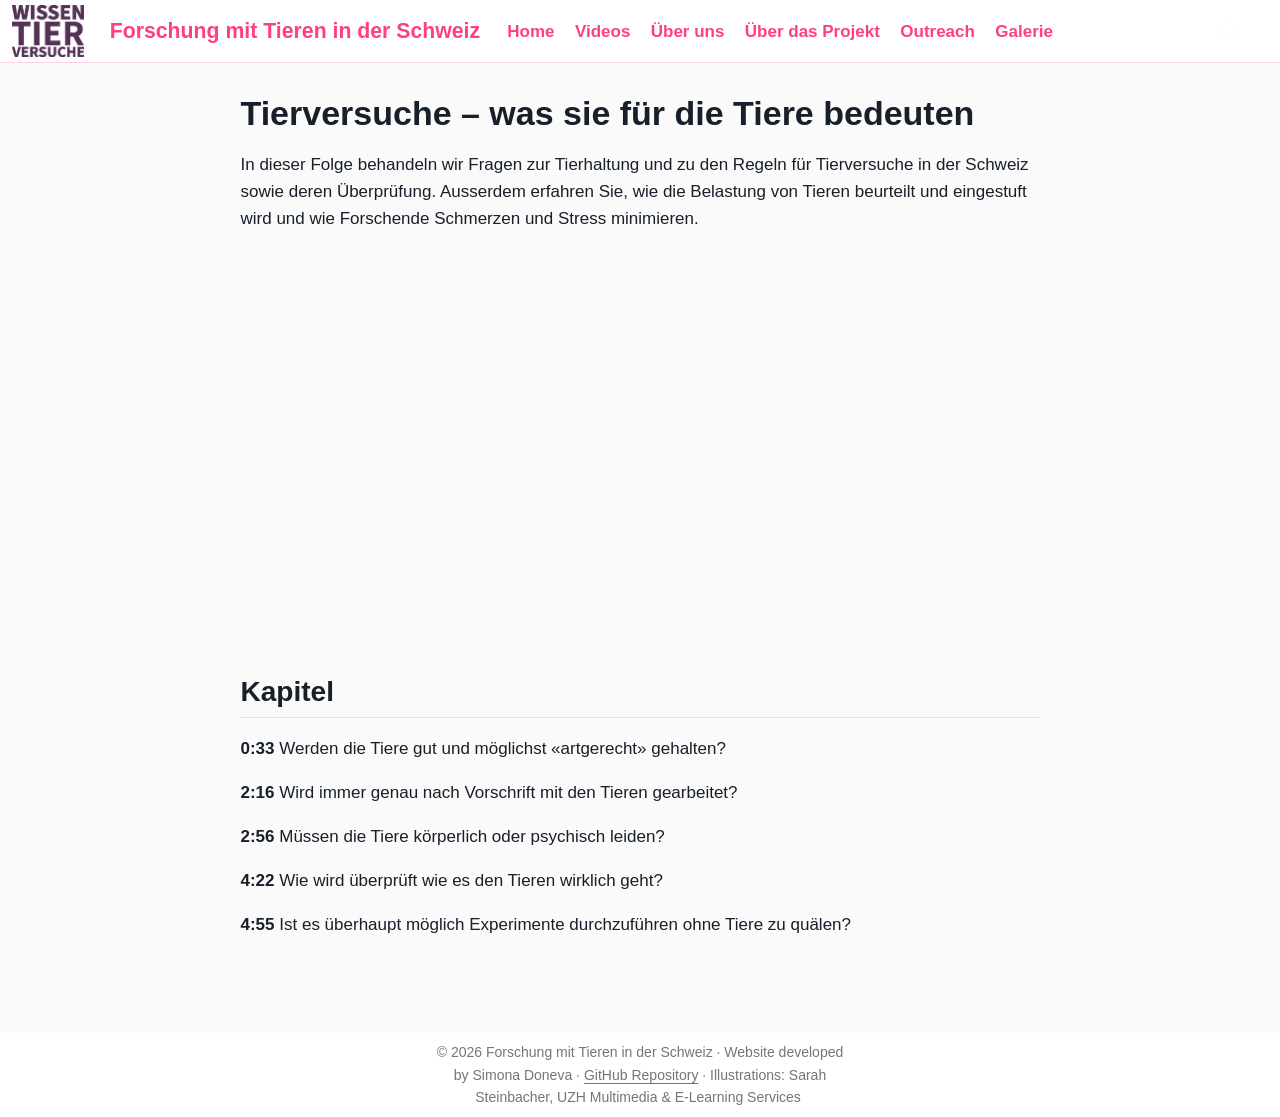
<file: docs/topics/02-wellbeing.html>
<!DOCTYPE html>
<html xmlns="http://www.w3.org/1999/xhtml" lang="en" xml:lang="en"><head>

<meta charset="utf-8">
<meta name="generator" content="quarto-1.5.56">

<meta name="viewport" content="width=device-width, initial-scale=1.0, user-scalable=yes">


<title>Tierversuche – was sie für die Tiere bedeuten – Forschung mit Tieren in der Schweiz</title>
<style>
code{white-space: pre-wrap;}
span.smallcaps{font-variant: small-caps;}
div.columns{display: flex; gap: min(4vw, 1.5em);}
div.column{flex: auto; overflow-x: auto;}
div.hanging-indent{margin-left: 1.5em; text-indent: -1.5em;}
ul.task-list{list-style: none;}
ul.task-list li input[type="checkbox"] {
  width: 0.8em;
  margin: 0 0.8em 0.2em -1em; /* quarto-specific, see https://github.com/quarto-dev/quarto-cli/issues/4556 */ 
  vertical-align: middle;
}
</style>


<script src="../site_libs/quarto-nav/quarto-nav.js"></script>
<script src="../site_libs/quarto-nav/headroom.min.js"></script>
<script src="../site_libs/clipboard/clipboard.min.js"></script>
<script src="../site_libs/quarto-search/autocomplete.umd.js"></script>
<script src="../site_libs/quarto-search/fuse.min.js"></script>
<script src="../site_libs/quarto-search/quarto-search.js"></script>
<meta name="quarto:offset" content="../">
<script src="../site_libs/quarto-html/quarto.js"></script>
<script src="../site_libs/quarto-html/popper.min.js"></script>
<script src="../site_libs/quarto-html/tippy.umd.min.js"></script>
<script src="../site_libs/quarto-html/anchor.min.js"></script>
<link href="../site_libs/quarto-html/tippy.css" rel="stylesheet">
<link href="../site_libs/quarto-html/quarto-syntax-highlighting.css" rel="stylesheet" id="quarto-text-highlighting-styles">
<script src="../site_libs/bootstrap/bootstrap.min.js"></script>
<link href="../site_libs/bootstrap/bootstrap-icons.css" rel="stylesheet">
<link href="../site_libs/bootstrap/bootstrap.min.css" rel="stylesheet" id="quarto-bootstrap" data-mode="light">
<script id="quarto-search-options" type="application/json">{
  "location": "navbar",
  "copy-button": false,
  "collapse-after": 3,
  "panel-placement": "end",
  "type": "overlay",
  "limit": 50,
  "keyboard-shortcut": [
    "f",
    "/",
    "s"
  ],
  "show-item-context": false,
  "language": {
    "search-no-results-text": "No results",
    "search-matching-documents-text": "matching documents",
    "search-copy-link-title": "Copy link to search",
    "search-hide-matches-text": "Hide additional matches",
    "search-more-match-text": "more match in this document",
    "search-more-matches-text": "more matches in this document",
    "search-clear-button-title": "Clear",
    "search-text-placeholder": "",
    "search-detached-cancel-button-title": "Cancel",
    "search-submit-button-title": "Submit",
    "search-label": "Search"
  }
}</script>


<link rel="stylesheet" href="../styles.css">
</head>

<body class="nav-fixed fullcontent">

<div id="quarto-search-results"></div>
  <header id="quarto-header" class="headroom fixed-top">
    <nav class="navbar navbar-expand-lg " data-bs-theme="dark">
      <div class="navbar-container container-fluid">
      <div class="navbar-brand-container mx-auto">
    <a class="navbar-brand" href="../index.html">
    <span class="navbar-title">Forschung mit Tieren in der Schweiz</span>
    </a>
  </div>
            <div id="quarto-search" class="" title="Search"></div>
          <button class="navbar-toggler" type="button" data-bs-toggle="collapse" data-bs-target="#navbarCollapse" aria-controls="navbarCollapse" role="menu" aria-expanded="false" aria-label="Toggle navigation" onclick="if (window.quartoToggleHeadroom) { window.quartoToggleHeadroom(); }">
  <span class="navbar-toggler-icon"></span>
</button>
          <div class="collapse navbar-collapse" id="navbarCollapse">
            <ul class="navbar-nav navbar-nav-scroll me-auto">
  <li class="nav-item">
    <a class="nav-link" href="../index.html"> 
<span class="menu-text">Home</span></a>
  </li>  
  <li class="nav-item">
    <a class="nav-link" href="../topics/index.html"> 
<span class="menu-text">Videos</span></a>
  </li>  
  <li class="nav-item">
    <a class="nav-link" href="../about.html"> 
<span class="menu-text">Über uns</span></a>
  </li>  
  <li class="nav-item">
    <a class="nav-link" href="../about-project.html"> 
<span class="menu-text">Über das Projekt</span></a>
  </li>  
  <li class="nav-item">
    <a class="nav-link" href="../outreach.html"> 
<span class="menu-text">Outreach</span></a>
  </li>  
  <li class="nav-item">
    <a class="nav-link" href="../gallery.html"> 
<span class="menu-text">Galerie</span></a>
  </li>  
</ul>
          </div> <!-- /navcollapse -->
            <div class="quarto-navbar-tools">
</div>
      </div> <!-- /container-fluid -->
    </nav>
</header>
<!-- content -->
<div id="quarto-content" class="quarto-container page-columns page-rows-contents page-layout-article page-navbar">
<!-- sidebar -->
<!-- margin-sidebar -->
    
<!-- main -->
<main class="content" id="quarto-document-content">

<header id="title-block-header" class="quarto-title-block default">
<div class="quarto-title">
<h1 class="title">Tierversuche – was sie für die Tiere bedeuten</h1>
</div>



<div class="quarto-title-meta">

    
  
    
  </div>
  


</header>


<p>In dieser Folge behandeln wir Fragen zur Tierhaltung und zu den Regeln für Tierversuche in der Schweiz sowie deren Überprüfung. Ausserdem erfahren Sie, wie die Belastung von Tieren beurteilt und eingestuft wird und wie Forschende Schmerzen und Stress minimieren.</p>
<iframe width="100%" height="400" src="https://www.youtube.com/embed/9bkrtbncFO8" title="YouTube video" frameborder="0" allow="accelerometer; autoplay; clipboard-write; encrypted-media; gyroscope; picture-in-picture" allowfullscreen="">
</iframe>
<section id="kapitel" class="level2">
<h2 class="anchored" data-anchor-id="kapitel">Kapitel</h2>
<p><strong>0:33</strong> Werden die Tiere gut und möglichst «artgerecht» gehalten?</p>
<p><strong>2:16</strong> Wird immer genau nach Vorschrift mit den Tieren gearbeitet?</p>
<p><strong>2:56</strong> Müssen die Tiere körperlich oder psychisch leiden?</p>
<p><strong>4:22</strong> Wie wird überprüft wie es den Tieren wirklich geht?</p>
<p><strong>4:55</strong> Ist es überhaupt möglich Experimente durchzuführen ohne Tiere zu quälen?</p>


</section>

</main> <!-- /main -->
<script id="quarto-html-after-body" type="application/javascript">
window.document.addEventListener("DOMContentLoaded", function (event) {
  const toggleBodyColorMode = (bsSheetEl) => {
    const mode = bsSheetEl.getAttribute("data-mode");
    const bodyEl = window.document.querySelector("body");
    if (mode === "dark") {
      bodyEl.classList.add("quarto-dark");
      bodyEl.classList.remove("quarto-light");
    } else {
      bodyEl.classList.add("quarto-light");
      bodyEl.classList.remove("quarto-dark");
    }
  }
  const toggleBodyColorPrimary = () => {
    const bsSheetEl = window.document.querySelector("link#quarto-bootstrap");
    if (bsSheetEl) {
      toggleBodyColorMode(bsSheetEl);
    }
  }
  toggleBodyColorPrimary();  
  const icon = "";
  const anchorJS = new window.AnchorJS();
  anchorJS.options = {
    placement: 'right',
    icon: icon
  };
  anchorJS.add('.anchored');
  const isCodeAnnotation = (el) => {
    for (const clz of el.classList) {
      if (clz.startsWith('code-annotation-')) {                     
        return true;
      }
    }
    return false;
  }
  const onCopySuccess = function(e) {
    // button target
    const button = e.trigger;
    // don't keep focus
    button.blur();
    // flash "checked"
    button.classList.add('code-copy-button-checked');
    var currentTitle = button.getAttribute("title");
    button.setAttribute("title", "Copied!");
    let tooltip;
    if (window.bootstrap) {
      button.setAttribute("data-bs-toggle", "tooltip");
      button.setAttribute("data-bs-placement", "left");
      button.setAttribute("data-bs-title", "Copied!");
      tooltip = new bootstrap.Tooltip(button, 
        { trigger: "manual", 
          customClass: "code-copy-button-tooltip",
          offset: [0, -8]});
      tooltip.show();    
    }
    setTimeout(function() {
      if (tooltip) {
        tooltip.hide();
        button.removeAttribute("data-bs-title");
        button.removeAttribute("data-bs-toggle");
        button.removeAttribute("data-bs-placement");
      }
      button.setAttribute("title", currentTitle);
      button.classList.remove('code-copy-button-checked');
    }, 1000);
    // clear code selection
    e.clearSelection();
  }
  const getTextToCopy = function(trigger) {
      const codeEl = trigger.previousElementSibling.cloneNode(true);
      for (const childEl of codeEl.children) {
        if (isCodeAnnotation(childEl)) {
          childEl.remove();
        }
      }
      return codeEl.innerText;
  }
  const clipboard = new window.ClipboardJS('.code-copy-button:not([data-in-quarto-modal])', {
    text: getTextToCopy
  });
  clipboard.on('success', onCopySuccess);
  if (window.document.getElementById('quarto-embedded-source-code-modal')) {
    // For code content inside modals, clipBoardJS needs to be initialized with a container option
    // TODO: Check when it could be a function (https://github.com/zenorocha/clipboard.js/issues/860)
    const clipboardModal = new window.ClipboardJS('.code-copy-button[data-in-quarto-modal]', {
      text: getTextToCopy,
      container: window.document.getElementById('quarto-embedded-source-code-modal')
    });
    clipboardModal.on('success', onCopySuccess);
  }
    var localhostRegex = new RegExp(/^(?:http|https):\/\/localhost\:?[0-9]*\//);
    var mailtoRegex = new RegExp(/^mailto:/);
      var filterRegex = new RegExp('/' + window.location.host + '/');
    var isInternal = (href) => {
        return filterRegex.test(href) || localhostRegex.test(href) || mailtoRegex.test(href);
    }
    // Inspect non-navigation links and adorn them if external
 	var links = window.document.querySelectorAll('a[href]:not(.nav-link):not(.navbar-brand):not(.toc-action):not(.sidebar-link):not(.sidebar-item-toggle):not(.pagination-link):not(.no-external):not([aria-hidden]):not(.dropdown-item):not(.quarto-navigation-tool):not(.about-link)');
    for (var i=0; i<links.length; i++) {
      const link = links[i];
      if (!isInternal(link.href)) {
        // undo the damage that might have been done by quarto-nav.js in the case of
        // links that we want to consider external
        if (link.dataset.originalHref !== undefined) {
          link.href = link.dataset.originalHref;
        }
      }
    }
  function tippyHover(el, contentFn, onTriggerFn, onUntriggerFn) {
    const config = {
      allowHTML: true,
      maxWidth: 500,
      delay: 100,
      arrow: false,
      appendTo: function(el) {
          return el.parentElement;
      },
      interactive: true,
      interactiveBorder: 10,
      theme: 'quarto',
      placement: 'bottom-start',
    };
    if (contentFn) {
      config.content = contentFn;
    }
    if (onTriggerFn) {
      config.onTrigger = onTriggerFn;
    }
    if (onUntriggerFn) {
      config.onUntrigger = onUntriggerFn;
    }
    window.tippy(el, config); 
  }
  const noterefs = window.document.querySelectorAll('a[role="doc-noteref"]');
  for (var i=0; i<noterefs.length; i++) {
    const ref = noterefs[i];
    tippyHover(ref, function() {
      // use id or data attribute instead here
      let href = ref.getAttribute('data-footnote-href') || ref.getAttribute('href');
      try { href = new URL(href).hash; } catch {}
      const id = href.replace(/^#\/?/, "");
      const note = window.document.getElementById(id);
      if (note) {
        return note.innerHTML;
      } else {
        return "";
      }
    });
  }
  const xrefs = window.document.querySelectorAll('a.quarto-xref');
  const processXRef = (id, note) => {
    // Strip column container classes
    const stripColumnClz = (el) => {
      el.classList.remove("page-full", "page-columns");
      if (el.children) {
        for (const child of el.children) {
          stripColumnClz(child);
        }
      }
    }
    stripColumnClz(note)
    if (id === null || id.startsWith('sec-')) {
      // Special case sections, only their first couple elements
      const container = document.createElement("div");
      if (note.children && note.children.length > 2) {
        container.appendChild(note.children[0].cloneNode(true));
        for (let i = 1; i < note.children.length; i++) {
          const child = note.children[i];
          if (child.tagName === "P" && child.innerText === "") {
            continue;
          } else {
            container.appendChild(child.cloneNode(true));
            break;
          }
        }
        if (window.Quarto?.typesetMath) {
          window.Quarto.typesetMath(container);
        }
        return container.innerHTML
      } else {
        if (window.Quarto?.typesetMath) {
          window.Quarto.typesetMath(note);
        }
        return note.innerHTML;
      }
    } else {
      // Remove any anchor links if they are present
      const anchorLink = note.querySelector('a.anchorjs-link');
      if (anchorLink) {
        anchorLink.remove();
      }
      if (window.Quarto?.typesetMath) {
        window.Quarto.typesetMath(note);
      }
      // TODO in 1.5, we should make sure this works without a callout special case
      if (note.classList.contains("callout")) {
        return note.outerHTML;
      } else {
        return note.innerHTML;
      }
    }
  }
  for (var i=0; i<xrefs.length; i++) {
    const xref = xrefs[i];
    tippyHover(xref, undefined, function(instance) {
      instance.disable();
      let url = xref.getAttribute('href');
      let hash = undefined; 
      if (url.startsWith('#')) {
        hash = url;
      } else {
        try { hash = new URL(url).hash; } catch {}
      }
      if (hash) {
        const id = hash.replace(/^#\/?/, "");
        const note = window.document.getElementById(id);
        if (note !== null) {
          try {
            const html = processXRef(id, note.cloneNode(true));
            instance.setContent(html);
          } finally {
            instance.enable();
            instance.show();
          }
        } else {
          // See if we can fetch this
          fetch(url.split('#')[0])
          .then(res => res.text())
          .then(html => {
            const parser = new DOMParser();
            const htmlDoc = parser.parseFromString(html, "text/html");
            const note = htmlDoc.getElementById(id);
            if (note !== null) {
              const html = processXRef(id, note);
              instance.setContent(html);
            } 
          }).finally(() => {
            instance.enable();
            instance.show();
          });
        }
      } else {
        // See if we can fetch a full url (with no hash to target)
        // This is a special case and we should probably do some content thinning / targeting
        fetch(url)
        .then(res => res.text())
        .then(html => {
          const parser = new DOMParser();
          const htmlDoc = parser.parseFromString(html, "text/html");
          const note = htmlDoc.querySelector('main.content');
          if (note !== null) {
            // This should only happen for chapter cross references
            // (since there is no id in the URL)
            // remove the first header
            if (note.children.length > 0 && note.children[0].tagName === "HEADER") {
              note.children[0].remove();
            }
            const html = processXRef(null, note);
            instance.setContent(html);
          } 
        }).finally(() => {
          instance.enable();
          instance.show();
        });
      }
    }, function(instance) {
    });
  }
      let selectedAnnoteEl;
      const selectorForAnnotation = ( cell, annotation) => {
        let cellAttr = 'data-code-cell="' + cell + '"';
        let lineAttr = 'data-code-annotation="' +  annotation + '"';
        const selector = 'span[' + cellAttr + '][' + lineAttr + ']';
        return selector;
      }
      const selectCodeLines = (annoteEl) => {
        const doc = window.document;
        const targetCell = annoteEl.getAttribute("data-target-cell");
        const targetAnnotation = annoteEl.getAttribute("data-target-annotation");
        const annoteSpan = window.document.querySelector(selectorForAnnotation(targetCell, targetAnnotation));
        const lines = annoteSpan.getAttribute("data-code-lines").split(",");
        const lineIds = lines.map((line) => {
          return targetCell + "-" + line;
        })
        let top = null;
        let height = null;
        let parent = null;
        if (lineIds.length > 0) {
            //compute the position of the single el (top and bottom and make a div)
            const el = window.document.getElementById(lineIds[0]);
            top = el.offsetTop;
            height = el.offsetHeight;
            parent = el.parentElement.parentElement;
          if (lineIds.length > 1) {
            const lastEl = window.document.getElementById(lineIds[lineIds.length - 1]);
            const bottom = lastEl.offsetTop + lastEl.offsetHeight;
            height = bottom - top;
          }
          if (top !== null && height !== null && parent !== null) {
            // cook up a div (if necessary) and position it 
            let div = window.document.getElementById("code-annotation-line-highlight");
            if (div === null) {
              div = window.document.createElement("div");
              div.setAttribute("id", "code-annotation-line-highlight");
              div.style.position = 'absolute';
              parent.appendChild(div);
            }
            div.style.top = top - 2 + "px";
            div.style.height = height + 4 + "px";
            div.style.left = 0;
            let gutterDiv = window.document.getElementById("code-annotation-line-highlight-gutter");
            if (gutterDiv === null) {
              gutterDiv = window.document.createElement("div");
              gutterDiv.setAttribute("id", "code-annotation-line-highlight-gutter");
              gutterDiv.style.position = 'absolute';
              const codeCell = window.document.getElementById(targetCell);
              const gutter = codeCell.querySelector('.code-annotation-gutter');
              gutter.appendChild(gutterDiv);
            }
            gutterDiv.style.top = top - 2 + "px";
            gutterDiv.style.height = height + 4 + "px";
          }
          selectedAnnoteEl = annoteEl;
        }
      };
      const unselectCodeLines = () => {
        const elementsIds = ["code-annotation-line-highlight", "code-annotation-line-highlight-gutter"];
        elementsIds.forEach((elId) => {
          const div = window.document.getElementById(elId);
          if (div) {
            div.remove();
          }
        });
        selectedAnnoteEl = undefined;
      };
        // Handle positioning of the toggle
    window.addEventListener(
      "resize",
      throttle(() => {
        elRect = undefined;
        if (selectedAnnoteEl) {
          selectCodeLines(selectedAnnoteEl);
        }
      }, 10)
    );
    function throttle(fn, ms) {
    let throttle = false;
    let timer;
      return (...args) => {
        if(!throttle) { // first call gets through
            fn.apply(this, args);
            throttle = true;
        } else { // all the others get throttled
            if(timer) clearTimeout(timer); // cancel #2
            timer = setTimeout(() => {
              fn.apply(this, args);
              timer = throttle = false;
            }, ms);
        }
      };
    }
      // Attach click handler to the DT
      const annoteDls = window.document.querySelectorAll('dt[data-target-cell]');
      for (const annoteDlNode of annoteDls) {
        annoteDlNode.addEventListener('click', (event) => {
          const clickedEl = event.target;
          if (clickedEl !== selectedAnnoteEl) {
            unselectCodeLines();
            const activeEl = window.document.querySelector('dt[data-target-cell].code-annotation-active');
            if (activeEl) {
              activeEl.classList.remove('code-annotation-active');
            }
            selectCodeLines(clickedEl);
            clickedEl.classList.add('code-annotation-active');
          } else {
            // Unselect the line
            unselectCodeLines();
            clickedEl.classList.remove('code-annotation-active');
          }
        });
      }
  const findCites = (el) => {
    const parentEl = el.parentElement;
    if (parentEl) {
      const cites = parentEl.dataset.cites;
      if (cites) {
        return {
          el,
          cites: cites.split(' ')
        };
      } else {
        return findCites(el.parentElement)
      }
    } else {
      return undefined;
    }
  };
  var bibliorefs = window.document.querySelectorAll('a[role="doc-biblioref"]');
  for (var i=0; i<bibliorefs.length; i++) {
    const ref = bibliorefs[i];
    const citeInfo = findCites(ref);
    if (citeInfo) {
      tippyHover(citeInfo.el, function() {
        var popup = window.document.createElement('div');
        citeInfo.cites.forEach(function(cite) {
          var citeDiv = window.document.createElement('div');
          citeDiv.classList.add('hanging-indent');
          citeDiv.classList.add('csl-entry');
          var biblioDiv = window.document.getElementById('ref-' + cite);
          if (biblioDiv) {
            citeDiv.innerHTML = biblioDiv.innerHTML;
          }
          popup.appendChild(citeDiv);
        });
        return popup.innerHTML;
      });
    }
  }
});
</script>
</div> <!-- /content -->
<footer class="footer">
  <div class="nav-footer">
    <div class="nav-footer-left">
      &nbsp;
    </div>   
    <div class="nav-footer-center">
<p>© 2026 Forschung mit Tieren in der Schweiz · Website developed by Simona Doneva · <a href="https://github.com/simonada/animal-research-video-series-ch">GitHub Repository</a> · Illustrations: Sarah Steinbacher, UZH Multimedia &amp; E-Learning Services&nbsp;</p>
</div>
    <div class="nav-footer-right">
      &nbsp;
    </div>
  </div>
</footer>




</body></html>
</file>
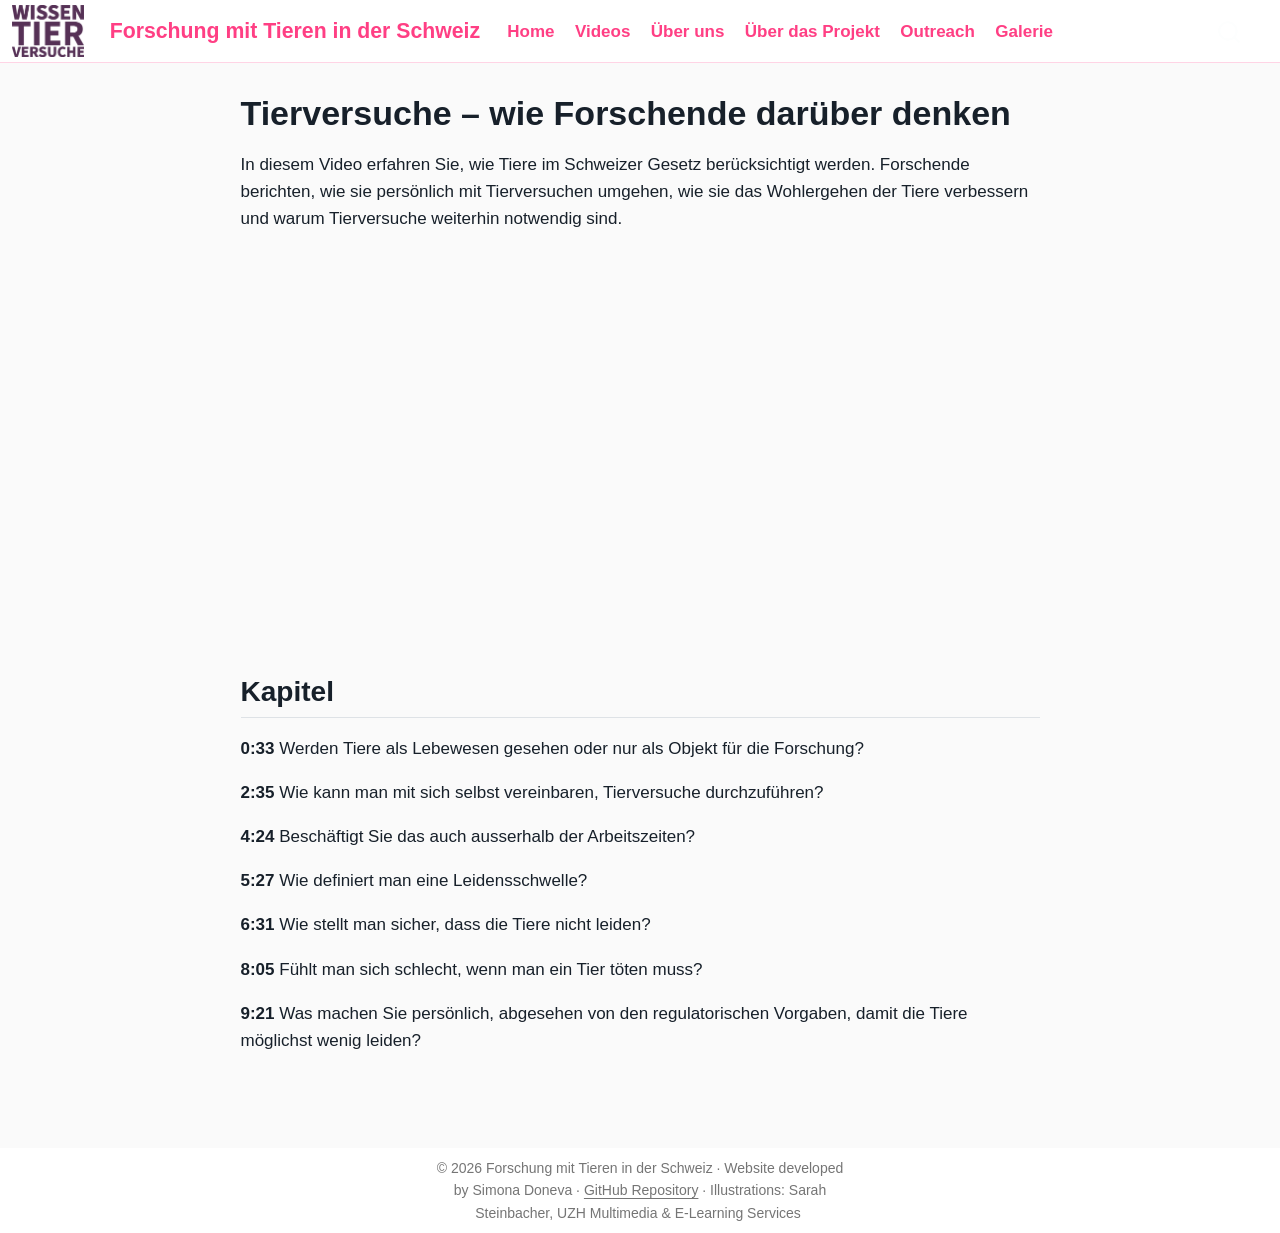
<file: docs/topics/03-researchers-view.html>
<!DOCTYPE html>
<html xmlns="http://www.w3.org/1999/xhtml" lang="en" xml:lang="en"><head>

<meta charset="utf-8">
<meta name="generator" content="quarto-1.5.56">

<meta name="viewport" content="width=device-width, initial-scale=1.0, user-scalable=yes">


<title>Tierversuche – wie Forschende darüber denken – Forschung mit Tieren in der Schweiz</title>
<style>
code{white-space: pre-wrap;}
span.smallcaps{font-variant: small-caps;}
div.columns{display: flex; gap: min(4vw, 1.5em);}
div.column{flex: auto; overflow-x: auto;}
div.hanging-indent{margin-left: 1.5em; text-indent: -1.5em;}
ul.task-list{list-style: none;}
ul.task-list li input[type="checkbox"] {
  width: 0.8em;
  margin: 0 0.8em 0.2em -1em; /* quarto-specific, see https://github.com/quarto-dev/quarto-cli/issues/4556 */ 
  vertical-align: middle;
}
</style>


<script src="../site_libs/quarto-nav/quarto-nav.js"></script>
<script src="../site_libs/quarto-nav/headroom.min.js"></script>
<script src="../site_libs/clipboard/clipboard.min.js"></script>
<script src="../site_libs/quarto-search/autocomplete.umd.js"></script>
<script src="../site_libs/quarto-search/fuse.min.js"></script>
<script src="../site_libs/quarto-search/quarto-search.js"></script>
<meta name="quarto:offset" content="../">
<script src="../site_libs/quarto-html/quarto.js"></script>
<script src="../site_libs/quarto-html/popper.min.js"></script>
<script src="../site_libs/quarto-html/tippy.umd.min.js"></script>
<script src="../site_libs/quarto-html/anchor.min.js"></script>
<link href="../site_libs/quarto-html/tippy.css" rel="stylesheet">
<link href="../site_libs/quarto-html/quarto-syntax-highlighting.css" rel="stylesheet" id="quarto-text-highlighting-styles">
<script src="../site_libs/bootstrap/bootstrap.min.js"></script>
<link href="../site_libs/bootstrap/bootstrap-icons.css" rel="stylesheet">
<link href="../site_libs/bootstrap/bootstrap.min.css" rel="stylesheet" id="quarto-bootstrap" data-mode="light">
<script id="quarto-search-options" type="application/json">{
  "location": "navbar",
  "copy-button": false,
  "collapse-after": 3,
  "panel-placement": "end",
  "type": "overlay",
  "limit": 50,
  "keyboard-shortcut": [
    "f",
    "/",
    "s"
  ],
  "show-item-context": false,
  "language": {
    "search-no-results-text": "No results",
    "search-matching-documents-text": "matching documents",
    "search-copy-link-title": "Copy link to search",
    "search-hide-matches-text": "Hide additional matches",
    "search-more-match-text": "more match in this document",
    "search-more-matches-text": "more matches in this document",
    "search-clear-button-title": "Clear",
    "search-text-placeholder": "",
    "search-detached-cancel-button-title": "Cancel",
    "search-submit-button-title": "Submit",
    "search-label": "Search"
  }
}</script>


<link rel="stylesheet" href="../styles.css">
</head>

<body class="nav-fixed fullcontent">

<div id="quarto-search-results"></div>
  <header id="quarto-header" class="headroom fixed-top">
    <nav class="navbar navbar-expand-lg " data-bs-theme="dark">
      <div class="navbar-container container-fluid">
      <div class="navbar-brand-container mx-auto">
    <a class="navbar-brand" href="../index.html">
    <span class="navbar-title">Forschung mit Tieren in der Schweiz</span>
    </a>
  </div>
            <div id="quarto-search" class="" title="Search"></div>
          <button class="navbar-toggler" type="button" data-bs-toggle="collapse" data-bs-target="#navbarCollapse" aria-controls="navbarCollapse" role="menu" aria-expanded="false" aria-label="Toggle navigation" onclick="if (window.quartoToggleHeadroom) { window.quartoToggleHeadroom(); }">
  <span class="navbar-toggler-icon"></span>
</button>
          <div class="collapse navbar-collapse" id="navbarCollapse">
            <ul class="navbar-nav navbar-nav-scroll me-auto">
  <li class="nav-item">
    <a class="nav-link" href="../index.html"> 
<span class="menu-text">Home</span></a>
  </li>  
  <li class="nav-item">
    <a class="nav-link" href="../topics/index.html"> 
<span class="menu-text">Videos</span></a>
  </li>  
  <li class="nav-item">
    <a class="nav-link" href="../about.html"> 
<span class="menu-text">Über uns</span></a>
  </li>  
  <li class="nav-item">
    <a class="nav-link" href="../about-project.html"> 
<span class="menu-text">Über das Projekt</span></a>
  </li>  
  <li class="nav-item">
    <a class="nav-link" href="../outreach.html"> 
<span class="menu-text">Outreach</span></a>
  </li>  
  <li class="nav-item">
    <a class="nav-link" href="../gallery.html"> 
<span class="menu-text">Galerie</span></a>
  </li>  
</ul>
          </div> <!-- /navcollapse -->
            <div class="quarto-navbar-tools">
</div>
      </div> <!-- /container-fluid -->
    </nav>
</header>
<!-- content -->
<div id="quarto-content" class="quarto-container page-columns page-rows-contents page-layout-article page-navbar">
<!-- sidebar -->
<!-- margin-sidebar -->
    
<!-- main -->
<main class="content" id="quarto-document-content">

<header id="title-block-header" class="quarto-title-block default">
<div class="quarto-title">
<h1 class="title">Tierversuche – wie Forschende darüber denken</h1>
</div>



<div class="quarto-title-meta">

    
  
    
  </div>
  


</header>


<p>In diesem Video erfahren Sie, wie Tiere im Schweizer Gesetz berücksichtigt werden. Forschende berichten, wie sie persönlich mit Tierversuchen umgehen, wie sie das Wohlergehen der Tiere verbessern und warum Tierversuche weiterhin notwendig sind.</p>
<iframe width="100%" height="400" src="https://www.youtube.com/embed/bAk2m7ZXJwk" title="YouTube video" frameborder="0" allow="accelerometer; autoplay; clipboard-write; encrypted-media; gyroscope; picture-in-picture" allowfullscreen="">
</iframe>
<section id="kapitel" class="level2">
<h2 class="anchored" data-anchor-id="kapitel">Kapitel</h2>
<p><strong>0:33</strong> Werden Tiere als Lebewesen gesehen oder nur als Objekt für die Forschung?</p>
<p><strong>2:35</strong> Wie kann man mit sich selbst vereinbaren, Tierversuche durchzuführen?</p>
<p><strong>4:24</strong> Beschäftigt Sie das auch ausserhalb der Arbeitszeiten?</p>
<p><strong>5:27</strong> Wie definiert man eine Leidensschwelle?</p>
<p><strong>6:31</strong> Wie stellt man sicher, dass die Tiere nicht leiden?</p>
<p><strong>8:05</strong> Fühlt man sich schlecht, wenn man ein Tier töten muss?</p>
<p><strong>9:21</strong> Was machen Sie persönlich, abgesehen von den regulatorischen Vorgaben, damit die Tiere möglichst wenig leiden?</p>


</section>

</main> <!-- /main -->
<script id="quarto-html-after-body" type="application/javascript">
window.document.addEventListener("DOMContentLoaded", function (event) {
  const toggleBodyColorMode = (bsSheetEl) => {
    const mode = bsSheetEl.getAttribute("data-mode");
    const bodyEl = window.document.querySelector("body");
    if (mode === "dark") {
      bodyEl.classList.add("quarto-dark");
      bodyEl.classList.remove("quarto-light");
    } else {
      bodyEl.classList.add("quarto-light");
      bodyEl.classList.remove("quarto-dark");
    }
  }
  const toggleBodyColorPrimary = () => {
    const bsSheetEl = window.document.querySelector("link#quarto-bootstrap");
    if (bsSheetEl) {
      toggleBodyColorMode(bsSheetEl);
    }
  }
  toggleBodyColorPrimary();  
  const icon = "";
  const anchorJS = new window.AnchorJS();
  anchorJS.options = {
    placement: 'right',
    icon: icon
  };
  anchorJS.add('.anchored');
  const isCodeAnnotation = (el) => {
    for (const clz of el.classList) {
      if (clz.startsWith('code-annotation-')) {                     
        return true;
      }
    }
    return false;
  }
  const onCopySuccess = function(e) {
    // button target
    const button = e.trigger;
    // don't keep focus
    button.blur();
    // flash "checked"
    button.classList.add('code-copy-button-checked');
    var currentTitle = button.getAttribute("title");
    button.setAttribute("title", "Copied!");
    let tooltip;
    if (window.bootstrap) {
      button.setAttribute("data-bs-toggle", "tooltip");
      button.setAttribute("data-bs-placement", "left");
      button.setAttribute("data-bs-title", "Copied!");
      tooltip = new bootstrap.Tooltip(button, 
        { trigger: "manual", 
          customClass: "code-copy-button-tooltip",
          offset: [0, -8]});
      tooltip.show();    
    }
    setTimeout(function() {
      if (tooltip) {
        tooltip.hide();
        button.removeAttribute("data-bs-title");
        button.removeAttribute("data-bs-toggle");
        button.removeAttribute("data-bs-placement");
      }
      button.setAttribute("title", currentTitle);
      button.classList.remove('code-copy-button-checked');
    }, 1000);
    // clear code selection
    e.clearSelection();
  }
  const getTextToCopy = function(trigger) {
      const codeEl = trigger.previousElementSibling.cloneNode(true);
      for (const childEl of codeEl.children) {
        if (isCodeAnnotation(childEl)) {
          childEl.remove();
        }
      }
      return codeEl.innerText;
  }
  const clipboard = new window.ClipboardJS('.code-copy-button:not([data-in-quarto-modal])', {
    text: getTextToCopy
  });
  clipboard.on('success', onCopySuccess);
  if (window.document.getElementById('quarto-embedded-source-code-modal')) {
    // For code content inside modals, clipBoardJS needs to be initialized with a container option
    // TODO: Check when it could be a function (https://github.com/zenorocha/clipboard.js/issues/860)
    const clipboardModal = new window.ClipboardJS('.code-copy-button[data-in-quarto-modal]', {
      text: getTextToCopy,
      container: window.document.getElementById('quarto-embedded-source-code-modal')
    });
    clipboardModal.on('success', onCopySuccess);
  }
    var localhostRegex = new RegExp(/^(?:http|https):\/\/localhost\:?[0-9]*\//);
    var mailtoRegex = new RegExp(/^mailto:/);
      var filterRegex = new RegExp('/' + window.location.host + '/');
    var isInternal = (href) => {
        return filterRegex.test(href) || localhostRegex.test(href) || mailtoRegex.test(href);
    }
    // Inspect non-navigation links and adorn them if external
 	var links = window.document.querySelectorAll('a[href]:not(.nav-link):not(.navbar-brand):not(.toc-action):not(.sidebar-link):not(.sidebar-item-toggle):not(.pagination-link):not(.no-external):not([aria-hidden]):not(.dropdown-item):not(.quarto-navigation-tool):not(.about-link)');
    for (var i=0; i<links.length; i++) {
      const link = links[i];
      if (!isInternal(link.href)) {
        // undo the damage that might have been done by quarto-nav.js in the case of
        // links that we want to consider external
        if (link.dataset.originalHref !== undefined) {
          link.href = link.dataset.originalHref;
        }
      }
    }
  function tippyHover(el, contentFn, onTriggerFn, onUntriggerFn) {
    const config = {
      allowHTML: true,
      maxWidth: 500,
      delay: 100,
      arrow: false,
      appendTo: function(el) {
          return el.parentElement;
      },
      interactive: true,
      interactiveBorder: 10,
      theme: 'quarto',
      placement: 'bottom-start',
    };
    if (contentFn) {
      config.content = contentFn;
    }
    if (onTriggerFn) {
      config.onTrigger = onTriggerFn;
    }
    if (onUntriggerFn) {
      config.onUntrigger = onUntriggerFn;
    }
    window.tippy(el, config); 
  }
  const noterefs = window.document.querySelectorAll('a[role="doc-noteref"]');
  for (var i=0; i<noterefs.length; i++) {
    const ref = noterefs[i];
    tippyHover(ref, function() {
      // use id or data attribute instead here
      let href = ref.getAttribute('data-footnote-href') || ref.getAttribute('href');
      try { href = new URL(href).hash; } catch {}
      const id = href.replace(/^#\/?/, "");
      const note = window.document.getElementById(id);
      if (note) {
        return note.innerHTML;
      } else {
        return "";
      }
    });
  }
  const xrefs = window.document.querySelectorAll('a.quarto-xref');
  const processXRef = (id, note) => {
    // Strip column container classes
    const stripColumnClz = (el) => {
      el.classList.remove("page-full", "page-columns");
      if (el.children) {
        for (const child of el.children) {
          stripColumnClz(child);
        }
      }
    }
    stripColumnClz(note)
    if (id === null || id.startsWith('sec-')) {
      // Special case sections, only their first couple elements
      const container = document.createElement("div");
      if (note.children && note.children.length > 2) {
        container.appendChild(note.children[0].cloneNode(true));
        for (let i = 1; i < note.children.length; i++) {
          const child = note.children[i];
          if (child.tagName === "P" && child.innerText === "") {
            continue;
          } else {
            container.appendChild(child.cloneNode(true));
            break;
          }
        }
        if (window.Quarto?.typesetMath) {
          window.Quarto.typesetMath(container);
        }
        return container.innerHTML
      } else {
        if (window.Quarto?.typesetMath) {
          window.Quarto.typesetMath(note);
        }
        return note.innerHTML;
      }
    } else {
      // Remove any anchor links if they are present
      const anchorLink = note.querySelector('a.anchorjs-link');
      if (anchorLink) {
        anchorLink.remove();
      }
      if (window.Quarto?.typesetMath) {
        window.Quarto.typesetMath(note);
      }
      // TODO in 1.5, we should make sure this works without a callout special case
      if (note.classList.contains("callout")) {
        return note.outerHTML;
      } else {
        return note.innerHTML;
      }
    }
  }
  for (var i=0; i<xrefs.length; i++) {
    const xref = xrefs[i];
    tippyHover(xref, undefined, function(instance) {
      instance.disable();
      let url = xref.getAttribute('href');
      let hash = undefined; 
      if (url.startsWith('#')) {
        hash = url;
      } else {
        try { hash = new URL(url).hash; } catch {}
      }
      if (hash) {
        const id = hash.replace(/^#\/?/, "");
        const note = window.document.getElementById(id);
        if (note !== null) {
          try {
            const html = processXRef(id, note.cloneNode(true));
            instance.setContent(html);
          } finally {
            instance.enable();
            instance.show();
          }
        } else {
          // See if we can fetch this
          fetch(url.split('#')[0])
          .then(res => res.text())
          .then(html => {
            const parser = new DOMParser();
            const htmlDoc = parser.parseFromString(html, "text/html");
            const note = htmlDoc.getElementById(id);
            if (note !== null) {
              const html = processXRef(id, note);
              instance.setContent(html);
            } 
          }).finally(() => {
            instance.enable();
            instance.show();
          });
        }
      } else {
        // See if we can fetch a full url (with no hash to target)
        // This is a special case and we should probably do some content thinning / targeting
        fetch(url)
        .then(res => res.text())
        .then(html => {
          const parser = new DOMParser();
          const htmlDoc = parser.parseFromString(html, "text/html");
          const note = htmlDoc.querySelector('main.content');
          if (note !== null) {
            // This should only happen for chapter cross references
            // (since there is no id in the URL)
            // remove the first header
            if (note.children.length > 0 && note.children[0].tagName === "HEADER") {
              note.children[0].remove();
            }
            const html = processXRef(null, note);
            instance.setContent(html);
          } 
        }).finally(() => {
          instance.enable();
          instance.show();
        });
      }
    }, function(instance) {
    });
  }
      let selectedAnnoteEl;
      const selectorForAnnotation = ( cell, annotation) => {
        let cellAttr = 'data-code-cell="' + cell + '"';
        let lineAttr = 'data-code-annotation="' +  annotation + '"';
        const selector = 'span[' + cellAttr + '][' + lineAttr + ']';
        return selector;
      }
      const selectCodeLines = (annoteEl) => {
        const doc = window.document;
        const targetCell = annoteEl.getAttribute("data-target-cell");
        const targetAnnotation = annoteEl.getAttribute("data-target-annotation");
        const annoteSpan = window.document.querySelector(selectorForAnnotation(targetCell, targetAnnotation));
        const lines = annoteSpan.getAttribute("data-code-lines").split(",");
        const lineIds = lines.map((line) => {
          return targetCell + "-" + line;
        })
        let top = null;
        let height = null;
        let parent = null;
        if (lineIds.length > 0) {
            //compute the position of the single el (top and bottom and make a div)
            const el = window.document.getElementById(lineIds[0]);
            top = el.offsetTop;
            height = el.offsetHeight;
            parent = el.parentElement.parentElement;
          if (lineIds.length > 1) {
            const lastEl = window.document.getElementById(lineIds[lineIds.length - 1]);
            const bottom = lastEl.offsetTop + lastEl.offsetHeight;
            height = bottom - top;
          }
          if (top !== null && height !== null && parent !== null) {
            // cook up a div (if necessary) and position it 
            let div = window.document.getElementById("code-annotation-line-highlight");
            if (div === null) {
              div = window.document.createElement("div");
              div.setAttribute("id", "code-annotation-line-highlight");
              div.style.position = 'absolute';
              parent.appendChild(div);
            }
            div.style.top = top - 2 + "px";
            div.style.height = height + 4 + "px";
            div.style.left = 0;
            let gutterDiv = window.document.getElementById("code-annotation-line-highlight-gutter");
            if (gutterDiv === null) {
              gutterDiv = window.document.createElement("div");
              gutterDiv.setAttribute("id", "code-annotation-line-highlight-gutter");
              gutterDiv.style.position = 'absolute';
              const codeCell = window.document.getElementById(targetCell);
              const gutter = codeCell.querySelector('.code-annotation-gutter');
              gutter.appendChild(gutterDiv);
            }
            gutterDiv.style.top = top - 2 + "px";
            gutterDiv.style.height = height + 4 + "px";
          }
          selectedAnnoteEl = annoteEl;
        }
      };
      const unselectCodeLines = () => {
        const elementsIds = ["code-annotation-line-highlight", "code-annotation-line-highlight-gutter"];
        elementsIds.forEach((elId) => {
          const div = window.document.getElementById(elId);
          if (div) {
            div.remove();
          }
        });
        selectedAnnoteEl = undefined;
      };
        // Handle positioning of the toggle
    window.addEventListener(
      "resize",
      throttle(() => {
        elRect = undefined;
        if (selectedAnnoteEl) {
          selectCodeLines(selectedAnnoteEl);
        }
      }, 10)
    );
    function throttle(fn, ms) {
    let throttle = false;
    let timer;
      return (...args) => {
        if(!throttle) { // first call gets through
            fn.apply(this, args);
            throttle = true;
        } else { // all the others get throttled
            if(timer) clearTimeout(timer); // cancel #2
            timer = setTimeout(() => {
              fn.apply(this, args);
              timer = throttle = false;
            }, ms);
        }
      };
    }
      // Attach click handler to the DT
      const annoteDls = window.document.querySelectorAll('dt[data-target-cell]');
      for (const annoteDlNode of annoteDls) {
        annoteDlNode.addEventListener('click', (event) => {
          const clickedEl = event.target;
          if (clickedEl !== selectedAnnoteEl) {
            unselectCodeLines();
            const activeEl = window.document.querySelector('dt[data-target-cell].code-annotation-active');
            if (activeEl) {
              activeEl.classList.remove('code-annotation-active');
            }
            selectCodeLines(clickedEl);
            clickedEl.classList.add('code-annotation-active');
          } else {
            // Unselect the line
            unselectCodeLines();
            clickedEl.classList.remove('code-annotation-active');
          }
        });
      }
  const findCites = (el) => {
    const parentEl = el.parentElement;
    if (parentEl) {
      const cites = parentEl.dataset.cites;
      if (cites) {
        return {
          el,
          cites: cites.split(' ')
        };
      } else {
        return findCites(el.parentElement)
      }
    } else {
      return undefined;
    }
  };
  var bibliorefs = window.document.querySelectorAll('a[role="doc-biblioref"]');
  for (var i=0; i<bibliorefs.length; i++) {
    const ref = bibliorefs[i];
    const citeInfo = findCites(ref);
    if (citeInfo) {
      tippyHover(citeInfo.el, function() {
        var popup = window.document.createElement('div');
        citeInfo.cites.forEach(function(cite) {
          var citeDiv = window.document.createElement('div');
          citeDiv.classList.add('hanging-indent');
          citeDiv.classList.add('csl-entry');
          var biblioDiv = window.document.getElementById('ref-' + cite);
          if (biblioDiv) {
            citeDiv.innerHTML = biblioDiv.innerHTML;
          }
          popup.appendChild(citeDiv);
        });
        return popup.innerHTML;
      });
    }
  }
});
</script>
</div> <!-- /content -->
<footer class="footer">
  <div class="nav-footer">
    <div class="nav-footer-left">
      &nbsp;
    </div>   
    <div class="nav-footer-center">
<p>© 2026 Forschung mit Tieren in der Schweiz · Website developed by Simona Doneva · <a href="https://github.com/simonada/animal-research-video-series-ch">GitHub Repository</a> · Illustrations: Sarah Steinbacher, UZH Multimedia &amp; E-Learning Services&nbsp;</p>
</div>
    <div class="nav-footer-right">
      &nbsp;
    </div>
  </div>
</footer>




</body></html>
</file>
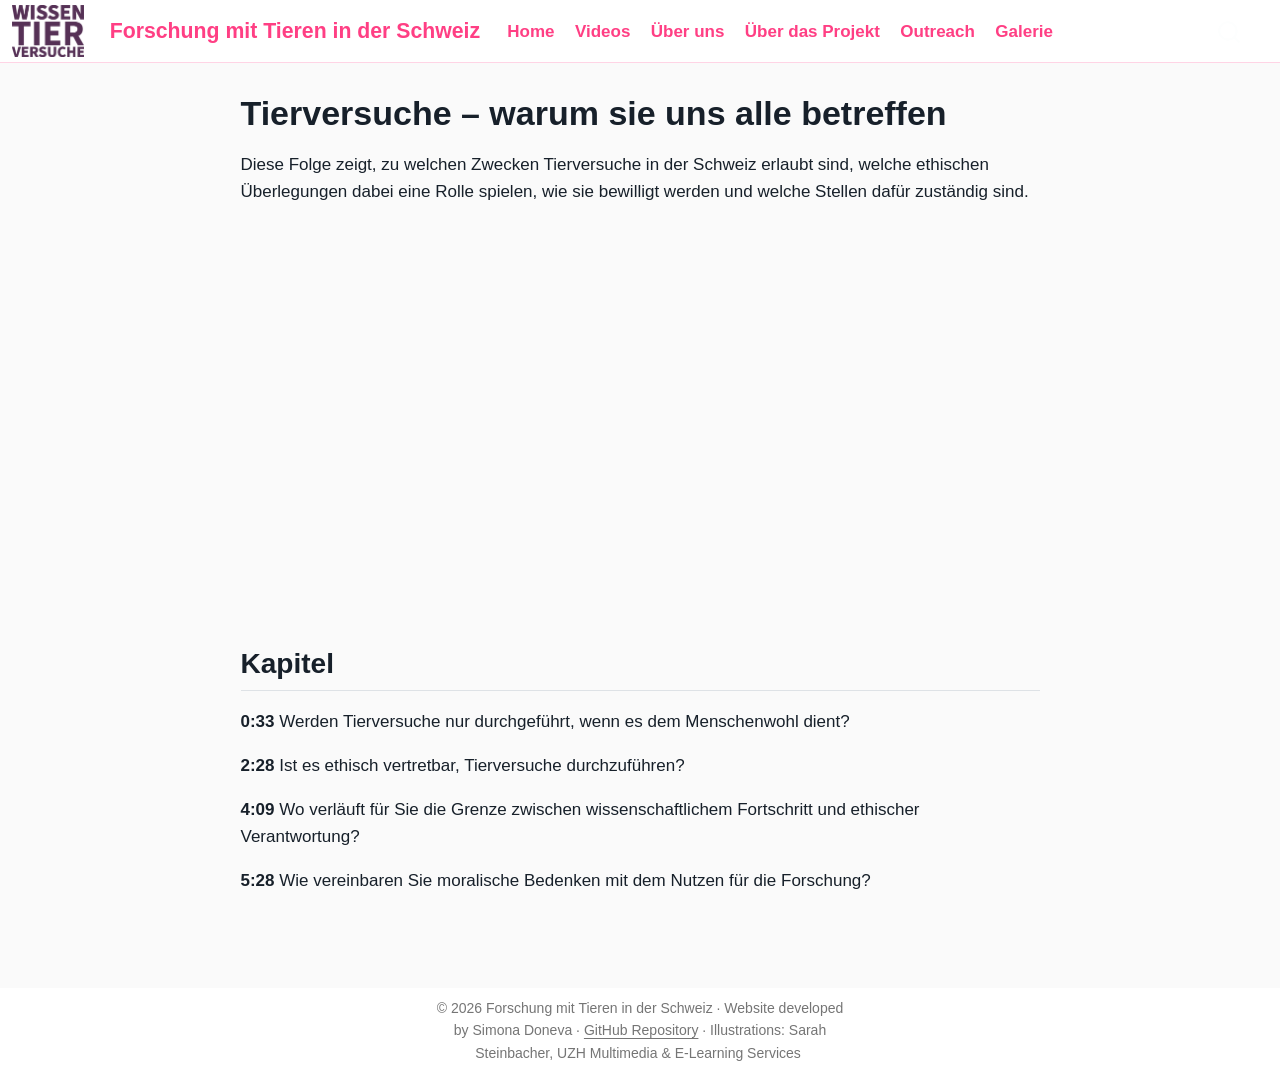
<file: docs/topics/04-ethical.html>
<!DOCTYPE html>
<html xmlns="http://www.w3.org/1999/xhtml" lang="en" xml:lang="en"><head>

<meta charset="utf-8">
<meta name="generator" content="quarto-1.5.56">

<meta name="viewport" content="width=device-width, initial-scale=1.0, user-scalable=yes">


<title>Tierversuche – warum sie uns alle betreffen – Forschung mit Tieren in der Schweiz</title>
<style>
code{white-space: pre-wrap;}
span.smallcaps{font-variant: small-caps;}
div.columns{display: flex; gap: min(4vw, 1.5em);}
div.column{flex: auto; overflow-x: auto;}
div.hanging-indent{margin-left: 1.5em; text-indent: -1.5em;}
ul.task-list{list-style: none;}
ul.task-list li input[type="checkbox"] {
  width: 0.8em;
  margin: 0 0.8em 0.2em -1em; /* quarto-specific, see https://github.com/quarto-dev/quarto-cli/issues/4556 */ 
  vertical-align: middle;
}
</style>


<script src="../site_libs/quarto-nav/quarto-nav.js"></script>
<script src="../site_libs/quarto-nav/headroom.min.js"></script>
<script src="../site_libs/clipboard/clipboard.min.js"></script>
<script src="../site_libs/quarto-search/autocomplete.umd.js"></script>
<script src="../site_libs/quarto-search/fuse.min.js"></script>
<script src="../site_libs/quarto-search/quarto-search.js"></script>
<meta name="quarto:offset" content="../">
<script src="../site_libs/quarto-html/quarto.js"></script>
<script src="../site_libs/quarto-html/popper.min.js"></script>
<script src="../site_libs/quarto-html/tippy.umd.min.js"></script>
<script src="../site_libs/quarto-html/anchor.min.js"></script>
<link href="../site_libs/quarto-html/tippy.css" rel="stylesheet">
<link href="../site_libs/quarto-html/quarto-syntax-highlighting.css" rel="stylesheet" id="quarto-text-highlighting-styles">
<script src="../site_libs/bootstrap/bootstrap.min.js"></script>
<link href="../site_libs/bootstrap/bootstrap-icons.css" rel="stylesheet">
<link href="../site_libs/bootstrap/bootstrap.min.css" rel="stylesheet" id="quarto-bootstrap" data-mode="light">
<script id="quarto-search-options" type="application/json">{
  "location": "navbar",
  "copy-button": false,
  "collapse-after": 3,
  "panel-placement": "end",
  "type": "overlay",
  "limit": 50,
  "keyboard-shortcut": [
    "f",
    "/",
    "s"
  ],
  "show-item-context": false,
  "language": {
    "search-no-results-text": "No results",
    "search-matching-documents-text": "matching documents",
    "search-copy-link-title": "Copy link to search",
    "search-hide-matches-text": "Hide additional matches",
    "search-more-match-text": "more match in this document",
    "search-more-matches-text": "more matches in this document",
    "search-clear-button-title": "Clear",
    "search-text-placeholder": "",
    "search-detached-cancel-button-title": "Cancel",
    "search-submit-button-title": "Submit",
    "search-label": "Search"
  }
}</script>


<link rel="stylesheet" href="../styles.css">
</head>

<body class="nav-fixed fullcontent">

<div id="quarto-search-results"></div>
  <header id="quarto-header" class="headroom fixed-top">
    <nav class="navbar navbar-expand-lg " data-bs-theme="dark">
      <div class="navbar-container container-fluid">
      <div class="navbar-brand-container mx-auto">
    <a class="navbar-brand" href="../index.html">
    <span class="navbar-title">Forschung mit Tieren in der Schweiz</span>
    </a>
  </div>
            <div id="quarto-search" class="" title="Search"></div>
          <button class="navbar-toggler" type="button" data-bs-toggle="collapse" data-bs-target="#navbarCollapse" aria-controls="navbarCollapse" role="menu" aria-expanded="false" aria-label="Toggle navigation" onclick="if (window.quartoToggleHeadroom) { window.quartoToggleHeadroom(); }">
  <span class="navbar-toggler-icon"></span>
</button>
          <div class="collapse navbar-collapse" id="navbarCollapse">
            <ul class="navbar-nav navbar-nav-scroll me-auto">
  <li class="nav-item">
    <a class="nav-link" href="../index.html"> 
<span class="menu-text">Home</span></a>
  </li>  
  <li class="nav-item">
    <a class="nav-link" href="../topics/index.html"> 
<span class="menu-text">Videos</span></a>
  </li>  
  <li class="nav-item">
    <a class="nav-link" href="../about.html"> 
<span class="menu-text">Über uns</span></a>
  </li>  
  <li class="nav-item">
    <a class="nav-link" href="../about-project.html"> 
<span class="menu-text">Über das Projekt</span></a>
  </li>  
  <li class="nav-item">
    <a class="nav-link" href="../outreach.html"> 
<span class="menu-text">Outreach</span></a>
  </li>  
  <li class="nav-item">
    <a class="nav-link" href="../gallery.html"> 
<span class="menu-text">Galerie</span></a>
  </li>  
</ul>
          </div> <!-- /navcollapse -->
            <div class="quarto-navbar-tools">
</div>
      </div> <!-- /container-fluid -->
    </nav>
</header>
<!-- content -->
<div id="quarto-content" class="quarto-container page-columns page-rows-contents page-layout-article page-navbar">
<!-- sidebar -->
<!-- margin-sidebar -->
    
<!-- main -->
<main class="content" id="quarto-document-content">

<header id="title-block-header" class="quarto-title-block default">
<div class="quarto-title">
<h1 class="title">Tierversuche – warum sie uns alle betreffen</h1>
</div>



<div class="quarto-title-meta">

    
  
    
  </div>
  


</header>


<p>Diese Folge zeigt, zu welchen Zwecken Tierversuche in der Schweiz erlaubt sind, welche ethischen Überlegungen dabei eine Rolle spielen, wie sie bewilligt werden und welche Stellen dafür zuständig sind.</p>
<iframe width="100%" height="400" src="https://www.youtube.com/embed/QPceuSOrgVo" title="YouTube video" frameborder="0" allow="accelerometer; autoplay; clipboard-write; encrypted-media; gyroscope; picture-in-picture" allowfullscreen="">
</iframe>
<section id="kapitel" class="level2">
<h2 class="anchored" data-anchor-id="kapitel">Kapitel</h2>
<p><strong>0:33</strong> Werden Tierversuche nur durchgeführt, wenn es dem Menschenwohl dient?</p>
<p><strong>2:28</strong> Ist es ethisch vertretbar, Tierversuche durchzuführen?</p>
<p><strong>4:09</strong> Wo verläuft für Sie die Grenze zwischen wissenschaftlichem Fortschritt und ethischer Verantwortung?</p>
<p><strong>5:28</strong> Wie vereinbaren Sie moralische Bedenken mit dem Nutzen für die Forschung?</p>


</section>

</main> <!-- /main -->
<script id="quarto-html-after-body" type="application/javascript">
window.document.addEventListener("DOMContentLoaded", function (event) {
  const toggleBodyColorMode = (bsSheetEl) => {
    const mode = bsSheetEl.getAttribute("data-mode");
    const bodyEl = window.document.querySelector("body");
    if (mode === "dark") {
      bodyEl.classList.add("quarto-dark");
      bodyEl.classList.remove("quarto-light");
    } else {
      bodyEl.classList.add("quarto-light");
      bodyEl.classList.remove("quarto-dark");
    }
  }
  const toggleBodyColorPrimary = () => {
    const bsSheetEl = window.document.querySelector("link#quarto-bootstrap");
    if (bsSheetEl) {
      toggleBodyColorMode(bsSheetEl);
    }
  }
  toggleBodyColorPrimary();  
  const icon = "";
  const anchorJS = new window.AnchorJS();
  anchorJS.options = {
    placement: 'right',
    icon: icon
  };
  anchorJS.add('.anchored');
  const isCodeAnnotation = (el) => {
    for (const clz of el.classList) {
      if (clz.startsWith('code-annotation-')) {                     
        return true;
      }
    }
    return false;
  }
  const onCopySuccess = function(e) {
    // button target
    const button = e.trigger;
    // don't keep focus
    button.blur();
    // flash "checked"
    button.classList.add('code-copy-button-checked');
    var currentTitle = button.getAttribute("title");
    button.setAttribute("title", "Copied!");
    let tooltip;
    if (window.bootstrap) {
      button.setAttribute("data-bs-toggle", "tooltip");
      button.setAttribute("data-bs-placement", "left");
      button.setAttribute("data-bs-title", "Copied!");
      tooltip = new bootstrap.Tooltip(button, 
        { trigger: "manual", 
          customClass: "code-copy-button-tooltip",
          offset: [0, -8]});
      tooltip.show();    
    }
    setTimeout(function() {
      if (tooltip) {
        tooltip.hide();
        button.removeAttribute("data-bs-title");
        button.removeAttribute("data-bs-toggle");
        button.removeAttribute("data-bs-placement");
      }
      button.setAttribute("title", currentTitle);
      button.classList.remove('code-copy-button-checked');
    }, 1000);
    // clear code selection
    e.clearSelection();
  }
  const getTextToCopy = function(trigger) {
      const codeEl = trigger.previousElementSibling.cloneNode(true);
      for (const childEl of codeEl.children) {
        if (isCodeAnnotation(childEl)) {
          childEl.remove();
        }
      }
      return codeEl.innerText;
  }
  const clipboard = new window.ClipboardJS('.code-copy-button:not([data-in-quarto-modal])', {
    text: getTextToCopy
  });
  clipboard.on('success', onCopySuccess);
  if (window.document.getElementById('quarto-embedded-source-code-modal')) {
    // For code content inside modals, clipBoardJS needs to be initialized with a container option
    // TODO: Check when it could be a function (https://github.com/zenorocha/clipboard.js/issues/860)
    const clipboardModal = new window.ClipboardJS('.code-copy-button[data-in-quarto-modal]', {
      text: getTextToCopy,
      container: window.document.getElementById('quarto-embedded-source-code-modal')
    });
    clipboardModal.on('success', onCopySuccess);
  }
    var localhostRegex = new RegExp(/^(?:http|https):\/\/localhost\:?[0-9]*\//);
    var mailtoRegex = new RegExp(/^mailto:/);
      var filterRegex = new RegExp('/' + window.location.host + '/');
    var isInternal = (href) => {
        return filterRegex.test(href) || localhostRegex.test(href) || mailtoRegex.test(href);
    }
    // Inspect non-navigation links and adorn them if external
 	var links = window.document.querySelectorAll('a[href]:not(.nav-link):not(.navbar-brand):not(.toc-action):not(.sidebar-link):not(.sidebar-item-toggle):not(.pagination-link):not(.no-external):not([aria-hidden]):not(.dropdown-item):not(.quarto-navigation-tool):not(.about-link)');
    for (var i=0; i<links.length; i++) {
      const link = links[i];
      if (!isInternal(link.href)) {
        // undo the damage that might have been done by quarto-nav.js in the case of
        // links that we want to consider external
        if (link.dataset.originalHref !== undefined) {
          link.href = link.dataset.originalHref;
        }
      }
    }
  function tippyHover(el, contentFn, onTriggerFn, onUntriggerFn) {
    const config = {
      allowHTML: true,
      maxWidth: 500,
      delay: 100,
      arrow: false,
      appendTo: function(el) {
          return el.parentElement;
      },
      interactive: true,
      interactiveBorder: 10,
      theme: 'quarto',
      placement: 'bottom-start',
    };
    if (contentFn) {
      config.content = contentFn;
    }
    if (onTriggerFn) {
      config.onTrigger = onTriggerFn;
    }
    if (onUntriggerFn) {
      config.onUntrigger = onUntriggerFn;
    }
    window.tippy(el, config); 
  }
  const noterefs = window.document.querySelectorAll('a[role="doc-noteref"]');
  for (var i=0; i<noterefs.length; i++) {
    const ref = noterefs[i];
    tippyHover(ref, function() {
      // use id or data attribute instead here
      let href = ref.getAttribute('data-footnote-href') || ref.getAttribute('href');
      try { href = new URL(href).hash; } catch {}
      const id = href.replace(/^#\/?/, "");
      const note = window.document.getElementById(id);
      if (note) {
        return note.innerHTML;
      } else {
        return "";
      }
    });
  }
  const xrefs = window.document.querySelectorAll('a.quarto-xref');
  const processXRef = (id, note) => {
    // Strip column container classes
    const stripColumnClz = (el) => {
      el.classList.remove("page-full", "page-columns");
      if (el.children) {
        for (const child of el.children) {
          stripColumnClz(child);
        }
      }
    }
    stripColumnClz(note)
    if (id === null || id.startsWith('sec-')) {
      // Special case sections, only their first couple elements
      const container = document.createElement("div");
      if (note.children && note.children.length > 2) {
        container.appendChild(note.children[0].cloneNode(true));
        for (let i = 1; i < note.children.length; i++) {
          const child = note.children[i];
          if (child.tagName === "P" && child.innerText === "") {
            continue;
          } else {
            container.appendChild(child.cloneNode(true));
            break;
          }
        }
        if (window.Quarto?.typesetMath) {
          window.Quarto.typesetMath(container);
        }
        return container.innerHTML
      } else {
        if (window.Quarto?.typesetMath) {
          window.Quarto.typesetMath(note);
        }
        return note.innerHTML;
      }
    } else {
      // Remove any anchor links if they are present
      const anchorLink = note.querySelector('a.anchorjs-link');
      if (anchorLink) {
        anchorLink.remove();
      }
      if (window.Quarto?.typesetMath) {
        window.Quarto.typesetMath(note);
      }
      // TODO in 1.5, we should make sure this works without a callout special case
      if (note.classList.contains("callout")) {
        return note.outerHTML;
      } else {
        return note.innerHTML;
      }
    }
  }
  for (var i=0; i<xrefs.length; i++) {
    const xref = xrefs[i];
    tippyHover(xref, undefined, function(instance) {
      instance.disable();
      let url = xref.getAttribute('href');
      let hash = undefined; 
      if (url.startsWith('#')) {
        hash = url;
      } else {
        try { hash = new URL(url).hash; } catch {}
      }
      if (hash) {
        const id = hash.replace(/^#\/?/, "");
        const note = window.document.getElementById(id);
        if (note !== null) {
          try {
            const html = processXRef(id, note.cloneNode(true));
            instance.setContent(html);
          } finally {
            instance.enable();
            instance.show();
          }
        } else {
          // See if we can fetch this
          fetch(url.split('#')[0])
          .then(res => res.text())
          .then(html => {
            const parser = new DOMParser();
            const htmlDoc = parser.parseFromString(html, "text/html");
            const note = htmlDoc.getElementById(id);
            if (note !== null) {
              const html = processXRef(id, note);
              instance.setContent(html);
            } 
          }).finally(() => {
            instance.enable();
            instance.show();
          });
        }
      } else {
        // See if we can fetch a full url (with no hash to target)
        // This is a special case and we should probably do some content thinning / targeting
        fetch(url)
        .then(res => res.text())
        .then(html => {
          const parser = new DOMParser();
          const htmlDoc = parser.parseFromString(html, "text/html");
          const note = htmlDoc.querySelector('main.content');
          if (note !== null) {
            // This should only happen for chapter cross references
            // (since there is no id in the URL)
            // remove the first header
            if (note.children.length > 0 && note.children[0].tagName === "HEADER") {
              note.children[0].remove();
            }
            const html = processXRef(null, note);
            instance.setContent(html);
          } 
        }).finally(() => {
          instance.enable();
          instance.show();
        });
      }
    }, function(instance) {
    });
  }
      let selectedAnnoteEl;
      const selectorForAnnotation = ( cell, annotation) => {
        let cellAttr = 'data-code-cell="' + cell + '"';
        let lineAttr = 'data-code-annotation="' +  annotation + '"';
        const selector = 'span[' + cellAttr + '][' + lineAttr + ']';
        return selector;
      }
      const selectCodeLines = (annoteEl) => {
        const doc = window.document;
        const targetCell = annoteEl.getAttribute("data-target-cell");
        const targetAnnotation = annoteEl.getAttribute("data-target-annotation");
        const annoteSpan = window.document.querySelector(selectorForAnnotation(targetCell, targetAnnotation));
        const lines = annoteSpan.getAttribute("data-code-lines").split(",");
        const lineIds = lines.map((line) => {
          return targetCell + "-" + line;
        })
        let top = null;
        let height = null;
        let parent = null;
        if (lineIds.length > 0) {
            //compute the position of the single el (top and bottom and make a div)
            const el = window.document.getElementById(lineIds[0]);
            top = el.offsetTop;
            height = el.offsetHeight;
            parent = el.parentElement.parentElement;
          if (lineIds.length > 1) {
            const lastEl = window.document.getElementById(lineIds[lineIds.length - 1]);
            const bottom = lastEl.offsetTop + lastEl.offsetHeight;
            height = bottom - top;
          }
          if (top !== null && height !== null && parent !== null) {
            // cook up a div (if necessary) and position it 
            let div = window.document.getElementById("code-annotation-line-highlight");
            if (div === null) {
              div = window.document.createElement("div");
              div.setAttribute("id", "code-annotation-line-highlight");
              div.style.position = 'absolute';
              parent.appendChild(div);
            }
            div.style.top = top - 2 + "px";
            div.style.height = height + 4 + "px";
            div.style.left = 0;
            let gutterDiv = window.document.getElementById("code-annotation-line-highlight-gutter");
            if (gutterDiv === null) {
              gutterDiv = window.document.createElement("div");
              gutterDiv.setAttribute("id", "code-annotation-line-highlight-gutter");
              gutterDiv.style.position = 'absolute';
              const codeCell = window.document.getElementById(targetCell);
              const gutter = codeCell.querySelector('.code-annotation-gutter');
              gutter.appendChild(gutterDiv);
            }
            gutterDiv.style.top = top - 2 + "px";
            gutterDiv.style.height = height + 4 + "px";
          }
          selectedAnnoteEl = annoteEl;
        }
      };
      const unselectCodeLines = () => {
        const elementsIds = ["code-annotation-line-highlight", "code-annotation-line-highlight-gutter"];
        elementsIds.forEach((elId) => {
          const div = window.document.getElementById(elId);
          if (div) {
            div.remove();
          }
        });
        selectedAnnoteEl = undefined;
      };
        // Handle positioning of the toggle
    window.addEventListener(
      "resize",
      throttle(() => {
        elRect = undefined;
        if (selectedAnnoteEl) {
          selectCodeLines(selectedAnnoteEl);
        }
      }, 10)
    );
    function throttle(fn, ms) {
    let throttle = false;
    let timer;
      return (...args) => {
        if(!throttle) { // first call gets through
            fn.apply(this, args);
            throttle = true;
        } else { // all the others get throttled
            if(timer) clearTimeout(timer); // cancel #2
            timer = setTimeout(() => {
              fn.apply(this, args);
              timer = throttle = false;
            }, ms);
        }
      };
    }
      // Attach click handler to the DT
      const annoteDls = window.document.querySelectorAll('dt[data-target-cell]');
      for (const annoteDlNode of annoteDls) {
        annoteDlNode.addEventListener('click', (event) => {
          const clickedEl = event.target;
          if (clickedEl !== selectedAnnoteEl) {
            unselectCodeLines();
            const activeEl = window.document.querySelector('dt[data-target-cell].code-annotation-active');
            if (activeEl) {
              activeEl.classList.remove('code-annotation-active');
            }
            selectCodeLines(clickedEl);
            clickedEl.classList.add('code-annotation-active');
          } else {
            // Unselect the line
            unselectCodeLines();
            clickedEl.classList.remove('code-annotation-active');
          }
        });
      }
  const findCites = (el) => {
    const parentEl = el.parentElement;
    if (parentEl) {
      const cites = parentEl.dataset.cites;
      if (cites) {
        return {
          el,
          cites: cites.split(' ')
        };
      } else {
        return findCites(el.parentElement)
      }
    } else {
      return undefined;
    }
  };
  var bibliorefs = window.document.querySelectorAll('a[role="doc-biblioref"]');
  for (var i=0; i<bibliorefs.length; i++) {
    const ref = bibliorefs[i];
    const citeInfo = findCites(ref);
    if (citeInfo) {
      tippyHover(citeInfo.el, function() {
        var popup = window.document.createElement('div');
        citeInfo.cites.forEach(function(cite) {
          var citeDiv = window.document.createElement('div');
          citeDiv.classList.add('hanging-indent');
          citeDiv.classList.add('csl-entry');
          var biblioDiv = window.document.getElementById('ref-' + cite);
          if (biblioDiv) {
            citeDiv.innerHTML = biblioDiv.innerHTML;
          }
          popup.appendChild(citeDiv);
        });
        return popup.innerHTML;
      });
    }
  }
});
</script>
</div> <!-- /content -->
<footer class="footer">
  <div class="nav-footer">
    <div class="nav-footer-left">
      &nbsp;
    </div>   
    <div class="nav-footer-center">
<p>© 2026 Forschung mit Tieren in der Schweiz · Website developed by Simona Doneva · <a href="https://github.com/simonada/animal-research-video-series-ch">GitHub Repository</a> · Illustrations: Sarah Steinbacher, UZH Multimedia &amp; E-Learning Services&nbsp;</p>
</div>
    <div class="nav-footer-right">
      &nbsp;
    </div>
  </div>
</footer>




</body></html>
</file>
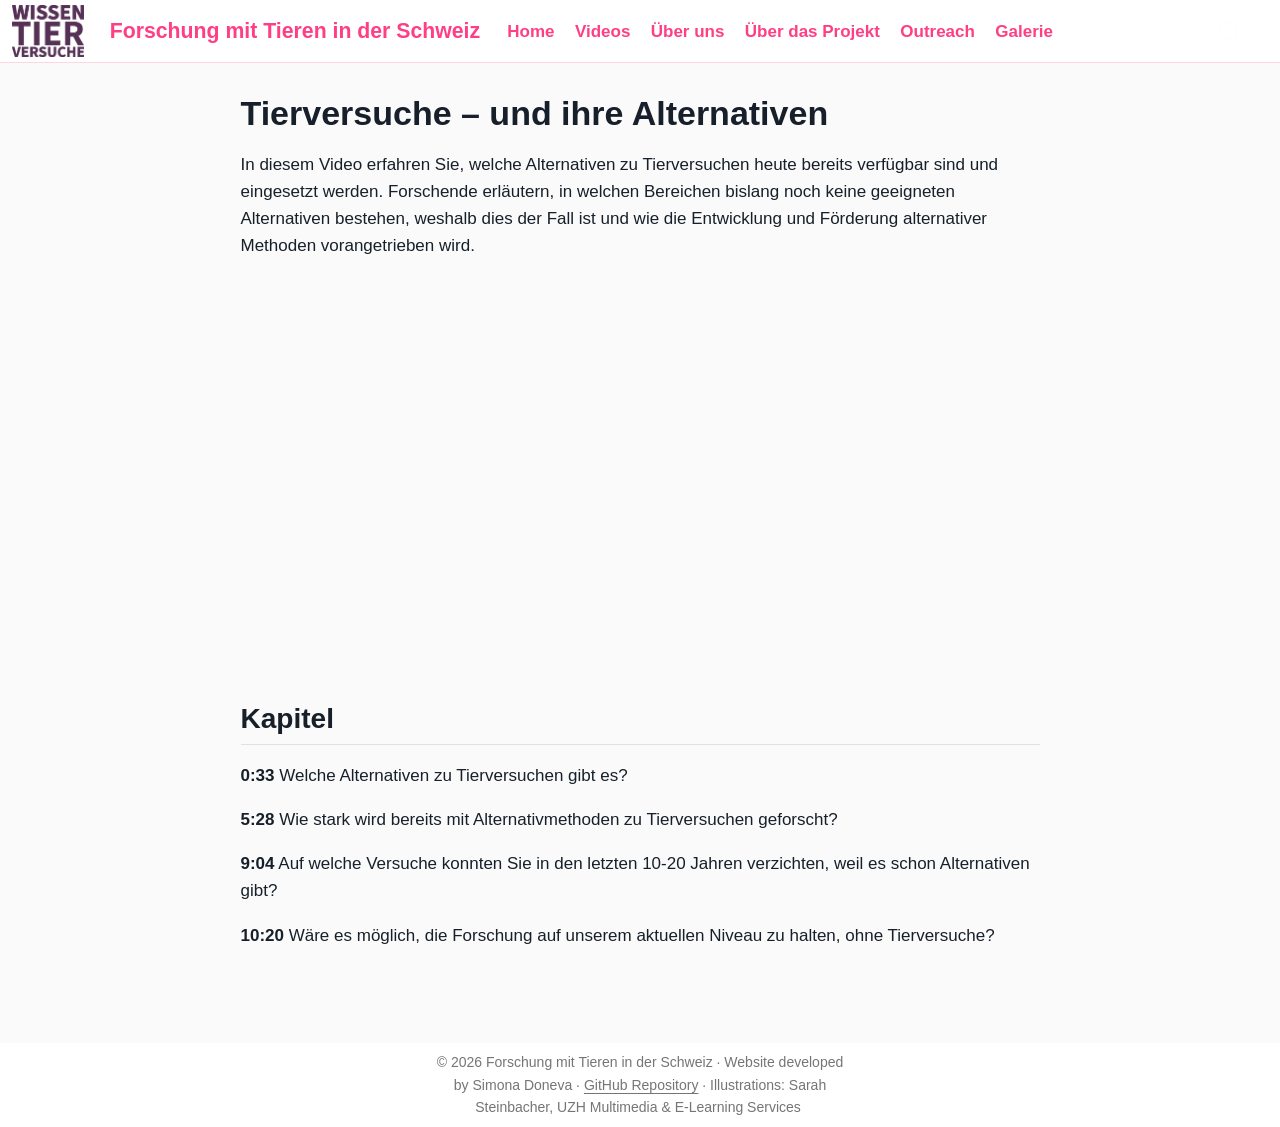
<file: docs/topics/05-alternatives.html>
<!DOCTYPE html>
<html xmlns="http://www.w3.org/1999/xhtml" lang="en" xml:lang="en"><head>

<meta charset="utf-8">
<meta name="generator" content="quarto-1.5.56">

<meta name="viewport" content="width=device-width, initial-scale=1.0, user-scalable=yes">


<title>Tierversuche – und ihre Alternativen – Forschung mit Tieren in der Schweiz</title>
<style>
code{white-space: pre-wrap;}
span.smallcaps{font-variant: small-caps;}
div.columns{display: flex; gap: min(4vw, 1.5em);}
div.column{flex: auto; overflow-x: auto;}
div.hanging-indent{margin-left: 1.5em; text-indent: -1.5em;}
ul.task-list{list-style: none;}
ul.task-list li input[type="checkbox"] {
  width: 0.8em;
  margin: 0 0.8em 0.2em -1em; /* quarto-specific, see https://github.com/quarto-dev/quarto-cli/issues/4556 */ 
  vertical-align: middle;
}
</style>


<script src="../site_libs/quarto-nav/quarto-nav.js"></script>
<script src="../site_libs/quarto-nav/headroom.min.js"></script>
<script src="../site_libs/clipboard/clipboard.min.js"></script>
<script src="../site_libs/quarto-search/autocomplete.umd.js"></script>
<script src="../site_libs/quarto-search/fuse.min.js"></script>
<script src="../site_libs/quarto-search/quarto-search.js"></script>
<meta name="quarto:offset" content="../">
<script src="../site_libs/quarto-html/quarto.js"></script>
<script src="../site_libs/quarto-html/popper.min.js"></script>
<script src="../site_libs/quarto-html/tippy.umd.min.js"></script>
<script src="../site_libs/quarto-html/anchor.min.js"></script>
<link href="../site_libs/quarto-html/tippy.css" rel="stylesheet">
<link href="../site_libs/quarto-html/quarto-syntax-highlighting.css" rel="stylesheet" id="quarto-text-highlighting-styles">
<script src="../site_libs/bootstrap/bootstrap.min.js"></script>
<link href="../site_libs/bootstrap/bootstrap-icons.css" rel="stylesheet">
<link href="../site_libs/bootstrap/bootstrap.min.css" rel="stylesheet" id="quarto-bootstrap" data-mode="light">
<script id="quarto-search-options" type="application/json">{
  "location": "navbar",
  "copy-button": false,
  "collapse-after": 3,
  "panel-placement": "end",
  "type": "overlay",
  "limit": 50,
  "keyboard-shortcut": [
    "f",
    "/",
    "s"
  ],
  "show-item-context": false,
  "language": {
    "search-no-results-text": "No results",
    "search-matching-documents-text": "matching documents",
    "search-copy-link-title": "Copy link to search",
    "search-hide-matches-text": "Hide additional matches",
    "search-more-match-text": "more match in this document",
    "search-more-matches-text": "more matches in this document",
    "search-clear-button-title": "Clear",
    "search-text-placeholder": "",
    "search-detached-cancel-button-title": "Cancel",
    "search-submit-button-title": "Submit",
    "search-label": "Search"
  }
}</script>


<link rel="stylesheet" href="../styles.css">
</head>

<body class="nav-fixed fullcontent">

<div id="quarto-search-results"></div>
  <header id="quarto-header" class="headroom fixed-top">
    <nav class="navbar navbar-expand-lg " data-bs-theme="dark">
      <div class="navbar-container container-fluid">
      <div class="navbar-brand-container mx-auto">
    <a class="navbar-brand" href="../index.html">
    <span class="navbar-title">Forschung mit Tieren in der Schweiz</span>
    </a>
  </div>
            <div id="quarto-search" class="" title="Search"></div>
          <button class="navbar-toggler" type="button" data-bs-toggle="collapse" data-bs-target="#navbarCollapse" aria-controls="navbarCollapse" role="menu" aria-expanded="false" aria-label="Toggle navigation" onclick="if (window.quartoToggleHeadroom) { window.quartoToggleHeadroom(); }">
  <span class="navbar-toggler-icon"></span>
</button>
          <div class="collapse navbar-collapse" id="navbarCollapse">
            <ul class="navbar-nav navbar-nav-scroll me-auto">
  <li class="nav-item">
    <a class="nav-link" href="../index.html"> 
<span class="menu-text">Home</span></a>
  </li>  
  <li class="nav-item">
    <a class="nav-link" href="../topics/index.html"> 
<span class="menu-text">Videos</span></a>
  </li>  
  <li class="nav-item">
    <a class="nav-link" href="../about.html"> 
<span class="menu-text">Über uns</span></a>
  </li>  
  <li class="nav-item">
    <a class="nav-link" href="../about-project.html"> 
<span class="menu-text">Über das Projekt</span></a>
  </li>  
  <li class="nav-item">
    <a class="nav-link" href="../outreach.html"> 
<span class="menu-text">Outreach</span></a>
  </li>  
  <li class="nav-item">
    <a class="nav-link" href="../gallery.html"> 
<span class="menu-text">Galerie</span></a>
  </li>  
</ul>
          </div> <!-- /navcollapse -->
            <div class="quarto-navbar-tools">
</div>
      </div> <!-- /container-fluid -->
    </nav>
</header>
<!-- content -->
<div id="quarto-content" class="quarto-container page-columns page-rows-contents page-layout-article page-navbar">
<!-- sidebar -->
<!-- margin-sidebar -->
    
<!-- main -->
<main class="content" id="quarto-document-content">

<header id="title-block-header" class="quarto-title-block default">
<div class="quarto-title">
<h1 class="title">Tierversuche – und ihre Alternativen</h1>
</div>



<div class="quarto-title-meta">

    
  
    
  </div>
  


</header>


<p>In diesem Video erfahren Sie, welche Alternativen zu Tierversuchen heute bereits verfügbar sind und eingesetzt werden. Forschende erläutern, in welchen Bereichen bislang noch keine geeigneten Alternativen bestehen, weshalb dies der Fall ist und wie die Entwicklung und Förderung alternativer Methoden vorangetrieben wird.</p>
<iframe width="100%" height="400" src="https://www.youtube.com/embed/bUzN3-dSncY" title="YouTube video" frameborder="0" allow="accelerometer; autoplay; clipboard-write; encrypted-media; gyroscope; picture-in-picture" allowfullscreen="">
</iframe>
<section id="kapitel" class="level2">
<h2 class="anchored" data-anchor-id="kapitel">Kapitel</h2>
<p><strong>0:33</strong> Welche Alternativen zu Tierversuchen gibt es?</p>
<p><strong>5:28</strong> Wie stark wird bereits mit Alternativmethoden zu Tierversuchen geforscht?</p>
<p><strong>9:04</strong> Auf welche Versuche konnten Sie in den letzten 10-20 Jahren verzichten, weil es schon Alternativen gibt?</p>
<p><strong>10:20</strong> Wäre es möglich, die Forschung auf unserem aktuellen Niveau zu halten, ohne Tierversuche?</p>


</section>

</main> <!-- /main -->
<script id="quarto-html-after-body" type="application/javascript">
window.document.addEventListener("DOMContentLoaded", function (event) {
  const toggleBodyColorMode = (bsSheetEl) => {
    const mode = bsSheetEl.getAttribute("data-mode");
    const bodyEl = window.document.querySelector("body");
    if (mode === "dark") {
      bodyEl.classList.add("quarto-dark");
      bodyEl.classList.remove("quarto-light");
    } else {
      bodyEl.classList.add("quarto-light");
      bodyEl.classList.remove("quarto-dark");
    }
  }
  const toggleBodyColorPrimary = () => {
    const bsSheetEl = window.document.querySelector("link#quarto-bootstrap");
    if (bsSheetEl) {
      toggleBodyColorMode(bsSheetEl);
    }
  }
  toggleBodyColorPrimary();  
  const icon = "";
  const anchorJS = new window.AnchorJS();
  anchorJS.options = {
    placement: 'right',
    icon: icon
  };
  anchorJS.add('.anchored');
  const isCodeAnnotation = (el) => {
    for (const clz of el.classList) {
      if (clz.startsWith('code-annotation-')) {                     
        return true;
      }
    }
    return false;
  }
  const onCopySuccess = function(e) {
    // button target
    const button = e.trigger;
    // don't keep focus
    button.blur();
    // flash "checked"
    button.classList.add('code-copy-button-checked');
    var currentTitle = button.getAttribute("title");
    button.setAttribute("title", "Copied!");
    let tooltip;
    if (window.bootstrap) {
      button.setAttribute("data-bs-toggle", "tooltip");
      button.setAttribute("data-bs-placement", "left");
      button.setAttribute("data-bs-title", "Copied!");
      tooltip = new bootstrap.Tooltip(button, 
        { trigger: "manual", 
          customClass: "code-copy-button-tooltip",
          offset: [0, -8]});
      tooltip.show();    
    }
    setTimeout(function() {
      if (tooltip) {
        tooltip.hide();
        button.removeAttribute("data-bs-title");
        button.removeAttribute("data-bs-toggle");
        button.removeAttribute("data-bs-placement");
      }
      button.setAttribute("title", currentTitle);
      button.classList.remove('code-copy-button-checked');
    }, 1000);
    // clear code selection
    e.clearSelection();
  }
  const getTextToCopy = function(trigger) {
      const codeEl = trigger.previousElementSibling.cloneNode(true);
      for (const childEl of codeEl.children) {
        if (isCodeAnnotation(childEl)) {
          childEl.remove();
        }
      }
      return codeEl.innerText;
  }
  const clipboard = new window.ClipboardJS('.code-copy-button:not([data-in-quarto-modal])', {
    text: getTextToCopy
  });
  clipboard.on('success', onCopySuccess);
  if (window.document.getElementById('quarto-embedded-source-code-modal')) {
    // For code content inside modals, clipBoardJS needs to be initialized with a container option
    // TODO: Check when it could be a function (https://github.com/zenorocha/clipboard.js/issues/860)
    const clipboardModal = new window.ClipboardJS('.code-copy-button[data-in-quarto-modal]', {
      text: getTextToCopy,
      container: window.document.getElementById('quarto-embedded-source-code-modal')
    });
    clipboardModal.on('success', onCopySuccess);
  }
    var localhostRegex = new RegExp(/^(?:http|https):\/\/localhost\:?[0-9]*\//);
    var mailtoRegex = new RegExp(/^mailto:/);
      var filterRegex = new RegExp('/' + window.location.host + '/');
    var isInternal = (href) => {
        return filterRegex.test(href) || localhostRegex.test(href) || mailtoRegex.test(href);
    }
    // Inspect non-navigation links and adorn them if external
 	var links = window.document.querySelectorAll('a[href]:not(.nav-link):not(.navbar-brand):not(.toc-action):not(.sidebar-link):not(.sidebar-item-toggle):not(.pagination-link):not(.no-external):not([aria-hidden]):not(.dropdown-item):not(.quarto-navigation-tool):not(.about-link)');
    for (var i=0; i<links.length; i++) {
      const link = links[i];
      if (!isInternal(link.href)) {
        // undo the damage that might have been done by quarto-nav.js in the case of
        // links that we want to consider external
        if (link.dataset.originalHref !== undefined) {
          link.href = link.dataset.originalHref;
        }
      }
    }
  function tippyHover(el, contentFn, onTriggerFn, onUntriggerFn) {
    const config = {
      allowHTML: true,
      maxWidth: 500,
      delay: 100,
      arrow: false,
      appendTo: function(el) {
          return el.parentElement;
      },
      interactive: true,
      interactiveBorder: 10,
      theme: 'quarto',
      placement: 'bottom-start',
    };
    if (contentFn) {
      config.content = contentFn;
    }
    if (onTriggerFn) {
      config.onTrigger = onTriggerFn;
    }
    if (onUntriggerFn) {
      config.onUntrigger = onUntriggerFn;
    }
    window.tippy(el, config); 
  }
  const noterefs = window.document.querySelectorAll('a[role="doc-noteref"]');
  for (var i=0; i<noterefs.length; i++) {
    const ref = noterefs[i];
    tippyHover(ref, function() {
      // use id or data attribute instead here
      let href = ref.getAttribute('data-footnote-href') || ref.getAttribute('href');
      try { href = new URL(href).hash; } catch {}
      const id = href.replace(/^#\/?/, "");
      const note = window.document.getElementById(id);
      if (note) {
        return note.innerHTML;
      } else {
        return "";
      }
    });
  }
  const xrefs = window.document.querySelectorAll('a.quarto-xref');
  const processXRef = (id, note) => {
    // Strip column container classes
    const stripColumnClz = (el) => {
      el.classList.remove("page-full", "page-columns");
      if (el.children) {
        for (const child of el.children) {
          stripColumnClz(child);
        }
      }
    }
    stripColumnClz(note)
    if (id === null || id.startsWith('sec-')) {
      // Special case sections, only their first couple elements
      const container = document.createElement("div");
      if (note.children && note.children.length > 2) {
        container.appendChild(note.children[0].cloneNode(true));
        for (let i = 1; i < note.children.length; i++) {
          const child = note.children[i];
          if (child.tagName === "P" && child.innerText === "") {
            continue;
          } else {
            container.appendChild(child.cloneNode(true));
            break;
          }
        }
        if (window.Quarto?.typesetMath) {
          window.Quarto.typesetMath(container);
        }
        return container.innerHTML
      } else {
        if (window.Quarto?.typesetMath) {
          window.Quarto.typesetMath(note);
        }
        return note.innerHTML;
      }
    } else {
      // Remove any anchor links if they are present
      const anchorLink = note.querySelector('a.anchorjs-link');
      if (anchorLink) {
        anchorLink.remove();
      }
      if (window.Quarto?.typesetMath) {
        window.Quarto.typesetMath(note);
      }
      // TODO in 1.5, we should make sure this works without a callout special case
      if (note.classList.contains("callout")) {
        return note.outerHTML;
      } else {
        return note.innerHTML;
      }
    }
  }
  for (var i=0; i<xrefs.length; i++) {
    const xref = xrefs[i];
    tippyHover(xref, undefined, function(instance) {
      instance.disable();
      let url = xref.getAttribute('href');
      let hash = undefined; 
      if (url.startsWith('#')) {
        hash = url;
      } else {
        try { hash = new URL(url).hash; } catch {}
      }
      if (hash) {
        const id = hash.replace(/^#\/?/, "");
        const note = window.document.getElementById(id);
        if (note !== null) {
          try {
            const html = processXRef(id, note.cloneNode(true));
            instance.setContent(html);
          } finally {
            instance.enable();
            instance.show();
          }
        } else {
          // See if we can fetch this
          fetch(url.split('#')[0])
          .then(res => res.text())
          .then(html => {
            const parser = new DOMParser();
            const htmlDoc = parser.parseFromString(html, "text/html");
            const note = htmlDoc.getElementById(id);
            if (note !== null) {
              const html = processXRef(id, note);
              instance.setContent(html);
            } 
          }).finally(() => {
            instance.enable();
            instance.show();
          });
        }
      } else {
        // See if we can fetch a full url (with no hash to target)
        // This is a special case and we should probably do some content thinning / targeting
        fetch(url)
        .then(res => res.text())
        .then(html => {
          const parser = new DOMParser();
          const htmlDoc = parser.parseFromString(html, "text/html");
          const note = htmlDoc.querySelector('main.content');
          if (note !== null) {
            // This should only happen for chapter cross references
            // (since there is no id in the URL)
            // remove the first header
            if (note.children.length > 0 && note.children[0].tagName === "HEADER") {
              note.children[0].remove();
            }
            const html = processXRef(null, note);
            instance.setContent(html);
          } 
        }).finally(() => {
          instance.enable();
          instance.show();
        });
      }
    }, function(instance) {
    });
  }
      let selectedAnnoteEl;
      const selectorForAnnotation = ( cell, annotation) => {
        let cellAttr = 'data-code-cell="' + cell + '"';
        let lineAttr = 'data-code-annotation="' +  annotation + '"';
        const selector = 'span[' + cellAttr + '][' + lineAttr + ']';
        return selector;
      }
      const selectCodeLines = (annoteEl) => {
        const doc = window.document;
        const targetCell = annoteEl.getAttribute("data-target-cell");
        const targetAnnotation = annoteEl.getAttribute("data-target-annotation");
        const annoteSpan = window.document.querySelector(selectorForAnnotation(targetCell, targetAnnotation));
        const lines = annoteSpan.getAttribute("data-code-lines").split(",");
        const lineIds = lines.map((line) => {
          return targetCell + "-" + line;
        })
        let top = null;
        let height = null;
        let parent = null;
        if (lineIds.length > 0) {
            //compute the position of the single el (top and bottom and make a div)
            const el = window.document.getElementById(lineIds[0]);
            top = el.offsetTop;
            height = el.offsetHeight;
            parent = el.parentElement.parentElement;
          if (lineIds.length > 1) {
            const lastEl = window.document.getElementById(lineIds[lineIds.length - 1]);
            const bottom = lastEl.offsetTop + lastEl.offsetHeight;
            height = bottom - top;
          }
          if (top !== null && height !== null && parent !== null) {
            // cook up a div (if necessary) and position it 
            let div = window.document.getElementById("code-annotation-line-highlight");
            if (div === null) {
              div = window.document.createElement("div");
              div.setAttribute("id", "code-annotation-line-highlight");
              div.style.position = 'absolute';
              parent.appendChild(div);
            }
            div.style.top = top - 2 + "px";
            div.style.height = height + 4 + "px";
            div.style.left = 0;
            let gutterDiv = window.document.getElementById("code-annotation-line-highlight-gutter");
            if (gutterDiv === null) {
              gutterDiv = window.document.createElement("div");
              gutterDiv.setAttribute("id", "code-annotation-line-highlight-gutter");
              gutterDiv.style.position = 'absolute';
              const codeCell = window.document.getElementById(targetCell);
              const gutter = codeCell.querySelector('.code-annotation-gutter');
              gutter.appendChild(gutterDiv);
            }
            gutterDiv.style.top = top - 2 + "px";
            gutterDiv.style.height = height + 4 + "px";
          }
          selectedAnnoteEl = annoteEl;
        }
      };
      const unselectCodeLines = () => {
        const elementsIds = ["code-annotation-line-highlight", "code-annotation-line-highlight-gutter"];
        elementsIds.forEach((elId) => {
          const div = window.document.getElementById(elId);
          if (div) {
            div.remove();
          }
        });
        selectedAnnoteEl = undefined;
      };
        // Handle positioning of the toggle
    window.addEventListener(
      "resize",
      throttle(() => {
        elRect = undefined;
        if (selectedAnnoteEl) {
          selectCodeLines(selectedAnnoteEl);
        }
      }, 10)
    );
    function throttle(fn, ms) {
    let throttle = false;
    let timer;
      return (...args) => {
        if(!throttle) { // first call gets through
            fn.apply(this, args);
            throttle = true;
        } else { // all the others get throttled
            if(timer) clearTimeout(timer); // cancel #2
            timer = setTimeout(() => {
              fn.apply(this, args);
              timer = throttle = false;
            }, ms);
        }
      };
    }
      // Attach click handler to the DT
      const annoteDls = window.document.querySelectorAll('dt[data-target-cell]');
      for (const annoteDlNode of annoteDls) {
        annoteDlNode.addEventListener('click', (event) => {
          const clickedEl = event.target;
          if (clickedEl !== selectedAnnoteEl) {
            unselectCodeLines();
            const activeEl = window.document.querySelector('dt[data-target-cell].code-annotation-active');
            if (activeEl) {
              activeEl.classList.remove('code-annotation-active');
            }
            selectCodeLines(clickedEl);
            clickedEl.classList.add('code-annotation-active');
          } else {
            // Unselect the line
            unselectCodeLines();
            clickedEl.classList.remove('code-annotation-active');
          }
        });
      }
  const findCites = (el) => {
    const parentEl = el.parentElement;
    if (parentEl) {
      const cites = parentEl.dataset.cites;
      if (cites) {
        return {
          el,
          cites: cites.split(' ')
        };
      } else {
        return findCites(el.parentElement)
      }
    } else {
      return undefined;
    }
  };
  var bibliorefs = window.document.querySelectorAll('a[role="doc-biblioref"]');
  for (var i=0; i<bibliorefs.length; i++) {
    const ref = bibliorefs[i];
    const citeInfo = findCites(ref);
    if (citeInfo) {
      tippyHover(citeInfo.el, function() {
        var popup = window.document.createElement('div');
        citeInfo.cites.forEach(function(cite) {
          var citeDiv = window.document.createElement('div');
          citeDiv.classList.add('hanging-indent');
          citeDiv.classList.add('csl-entry');
          var biblioDiv = window.document.getElementById('ref-' + cite);
          if (biblioDiv) {
            citeDiv.innerHTML = biblioDiv.innerHTML;
          }
          popup.appendChild(citeDiv);
        });
        return popup.innerHTML;
      });
    }
  }
});
</script>
</div> <!-- /content -->
<footer class="footer">
  <div class="nav-footer">
    <div class="nav-footer-left">
      &nbsp;
    </div>   
    <div class="nav-footer-center">
<p>© 2026 Forschung mit Tieren in der Schweiz · Website developed by Simona Doneva · <a href="https://github.com/simonada/animal-research-video-series-ch">GitHub Repository</a> · Illustrations: Sarah Steinbacher, UZH Multimedia &amp; E-Learning Services&nbsp;</p>
</div>
    <div class="nav-footer-right">
      &nbsp;
    </div>
  </div>
</footer>




</body></html>
</file>
<file: docs/site_libs/quarto-html/tippy.css>
.tippy-box[data-animation=fade][data-state=hidden]{opacity:0}[data-tippy-root]{max-width:calc(100vw - 10px)}.tippy-box{position:relative;background-color:#333;color:#fff;border-radius:4px;font-size:14px;line-height:1.4;white-space:normal;outline:0;transition-property:transform,visibility,opacity}.tippy-box[data-placement^=top]>.tippy-arrow{bottom:0}.tippy-box[data-placement^=top]>.tippy-arrow:before{bottom:-7px;left:0;border-width:8px 8px 0;border-top-color:initial;transform-origin:center top}.tippy-box[data-placement^=bottom]>.tippy-arrow{top:0}.tippy-box[data-placement^=bottom]>.tippy-arrow:before{top:-7px;left:0;border-width:0 8px 8px;border-bottom-color:initial;transform-origin:center bottom}.tippy-box[data-placement^=left]>.tippy-arrow{right:0}.tippy-box[data-placement^=left]>.tippy-arrow:before{border-width:8px 0 8px 8px;border-left-color:initial;right:-7px;transform-origin:center left}.tippy-box[data-placement^=right]>.tippy-arrow{left:0}.tippy-box[data-placement^=right]>.tippy-arrow:before{left:-7px;border-width:8px 8px 8px 0;border-right-color:initial;transform-origin:center right}.tippy-box[data-inertia][data-state=visible]{transition-timing-function:cubic-bezier(.54,1.5,.38,1.11)}.tippy-arrow{width:16px;height:16px;color:#333}.tippy-arrow:before{content:"";position:absolute;border-color:transparent;border-style:solid}.tippy-content{position:relative;padding:5px 9px;z-index:1}
</file>
<file: docs/site_libs/quarto-html/quarto-syntax-highlighting.css>
/* quarto syntax highlight colors */
:root {
  --quarto-hl-ot-color: #003B4F;
  --quarto-hl-at-color: #657422;
  --quarto-hl-ss-color: #20794D;
  --quarto-hl-an-color: #5E5E5E;
  --quarto-hl-fu-color: #4758AB;
  --quarto-hl-st-color: #20794D;
  --quarto-hl-cf-color: #003B4F;
  --quarto-hl-op-color: #5E5E5E;
  --quarto-hl-er-color: #AD0000;
  --quarto-hl-bn-color: #AD0000;
  --quarto-hl-al-color: #AD0000;
  --quarto-hl-va-color: #111111;
  --quarto-hl-bu-color: inherit;
  --quarto-hl-ex-color: inherit;
  --quarto-hl-pp-color: #AD0000;
  --quarto-hl-in-color: #5E5E5E;
  --quarto-hl-vs-color: #20794D;
  --quarto-hl-wa-color: #5E5E5E;
  --quarto-hl-do-color: #5E5E5E;
  --quarto-hl-im-color: #00769E;
  --quarto-hl-ch-color: #20794D;
  --quarto-hl-dt-color: #AD0000;
  --quarto-hl-fl-color: #AD0000;
  --quarto-hl-co-color: #5E5E5E;
  --quarto-hl-cv-color: #5E5E5E;
  --quarto-hl-cn-color: #8f5902;
  --quarto-hl-sc-color: #5E5E5E;
  --quarto-hl-dv-color: #AD0000;
  --quarto-hl-kw-color: #003B4F;
}

/* other quarto variables */
:root {
  --quarto-font-monospace: SFMono-Regular, Menlo, Monaco, Consolas, "Liberation Mono", "Courier New", monospace;
}

pre > code.sourceCode > span {
  color: #003B4F;
}

code span {
  color: #003B4F;
}

code.sourceCode > span {
  color: #003B4F;
}

div.sourceCode,
div.sourceCode pre.sourceCode {
  color: #003B4F;
}

code span.ot {
  color: #003B4F;
  font-style: inherit;
}

code span.at {
  color: #657422;
  font-style: inherit;
}

code span.ss {
  color: #20794D;
  font-style: inherit;
}

code span.an {
  color: #5E5E5E;
  font-style: inherit;
}

code span.fu {
  color: #4758AB;
  font-style: inherit;
}

code span.st {
  color: #20794D;
  font-style: inherit;
}

code span.cf {
  color: #003B4F;
  font-weight: bold;
  font-style: inherit;
}

code span.op {
  color: #5E5E5E;
  font-style: inherit;
}

code span.er {
  color: #AD0000;
  font-style: inherit;
}

code span.bn {
  color: #AD0000;
  font-style: inherit;
}

code span.al {
  color: #AD0000;
  font-style: inherit;
}

code span.va {
  color: #111111;
  font-style: inherit;
}

code span.bu {
  font-style: inherit;
}

code span.ex {
  font-style: inherit;
}

code span.pp {
  color: #AD0000;
  font-style: inherit;
}

code span.in {
  color: #5E5E5E;
  font-style: inherit;
}

code span.vs {
  color: #20794D;
  font-style: inherit;
}

code span.wa {
  color: #5E5E5E;
  font-style: italic;
}

code span.do {
  color: #5E5E5E;
  font-style: italic;
}

code span.im {
  color: #00769E;
  font-style: inherit;
}

code span.ch {
  color: #20794D;
  font-style: inherit;
}

code span.dt {
  color: #AD0000;
  font-style: inherit;
}

code span.fl {
  color: #AD0000;
  font-style: inherit;
}

code span.co {
  color: #5E5E5E;
  font-style: inherit;
}

code span.cv {
  color: #5E5E5E;
  font-style: italic;
}

code span.cn {
  color: #8f5902;
  font-style: inherit;
}

code span.sc {
  color: #5E5E5E;
  font-style: inherit;
}

code span.dv {
  color: #AD0000;
  font-style: inherit;
}

code span.kw {
  color: #003B4F;
  font-weight: bold;
  font-style: inherit;
}

.prevent-inlining {
  content: "</";
}

/*# sourceMappingURL=debc5d5d77c3f9108843748ff7464032.css.map */
</file>
<file: docs/styles.css>
/* Basic styling for info boxes and layout */
:root{
  --pink: #ff3f84;
  --violet: #371831;

  --berry: #ff3f84;
  --berry-v1: #ffd4e5;
  --berry-v2: #ff8ab7;
  --berry-v3: #ff3f84;

  --card-bg: #ffffff;
  --text: #17202a;
}

body {
  padding-top: 95px;
  font-family: -apple-system, BlinkMacSystemFont, "Segoe UI", Roboto, "Helvetica Neue", Arial;
  line-height: 1.6;
  margin: 0;
  color: var(--text);
  background: #fafafa;
}

.about-image {
  max-width: 520px;
  margin: 2rem auto;
}

.about-image img {
  width: 100%;
  height: auto;
  display: block;
  border-radius: 12px;
}

/* Hero banner inspired by provided design. Place banner image at images/main_pic.png */
.site-hero {
  display: flex;
  flex-direction: column;
  align-items: center;
  justify-content: center;
  gap: 1rem;
  background: #371831;
  color: white;
  padding: 2.25rem 1.25rem;
  margin: 0 auto 1.25rem auto;
  text-align: center;
  max-width: 900px;
  box-sizing: border-box;
}
.site-hero h1{
  color: var(--berry-v3);
  font-size: 2.6rem;
  margin: 0 0 0.5rem 0;
  line-height: 1;
}
.site-hero p{
  color: var(--berry-v1);
  margin: 0.25rem 0 0 0;
}
.hero-banner{ max-width: 900px; margin: 0 auto; }
.hero-banner img, img.hero-banner { display:block; width:100%; height:auto; max-width:900px; margin:0 auto; }
/* Stronger override to prevent other global rules from making the image full-bleed */
.site-hero img.hero-banner {
  max-width: 720px !important;
  width: 100% !important;
  height: auto !important;
  display: block !important;
  margin: 0 auto !important;
}

.info-grid {
  display: grid;
  grid-template-columns: repeat(auto-fit, minmax(220px, 1fr));
  gap: 1rem;
  margin: 1rem 0 2rem 0;
}

.info-box {
  background: var(--card-bg);
  border: 1px solid #e9e6ed;
  padding: 1rem;
  border-radius: 8px;
  box-shadow: 0 1px 2px rgba(21,25,28,0.03);
}

.info-box strong {
  display: block;
  margin-bottom: 0.5rem;
  color: var(--berry);
}

@media (max-width: 900px){
  .site-hero{ text-align:center }
  .hero-image{ height:200px; background-position:center; }
}

/* Coming soon badge */
.coming-soon-badge {
  display: inline-block;
  background: var(--berry-v1);
  color: var(--berry-v3);
  border: 1px solid var(--berry-v2);
  padding: 0.2rem 0.5rem;
  border-radius: 999px;
  font-weight: 600;
  margin-left: 0.5rem;
}
/* Live badge */
.live-badge {
  display: inline-block;
  background: #e6f7ec;
  color: #1f7a3f;
  border: 1px solid #78c98f;
  padding: 0.2rem 0.5rem;
  border-radius: 999px;
  font-weight: 600;
  margin-left: 0.5rem;
}
/* Topic card styles */
.topic-list {
  display: flex;
  flex-direction: column;
  gap: 0.8rem;
  margin: 0;
  padding: 0;
}

.topic-card {
  display: flex;
  align-items: center;
  gap: 1rem;
  padding: 1rem;
  border-radius: 8px;
  border: 1px solid var(--berry-v1);
  background: #ffffff;
  transition: transform 160ms ease, box-shadow 160ms ease;
}

.topic-card:hover {
  transform: translateY(-4px);
  box-shadow: 0 6px 18px rgba(255, 63, 132, 0.12);
}

.topic-thumb {
  width: 95px;
  height: 95px;
  object-fit: contain;
  flex-shrink: 0;
  border-radius: 8px;
  background: #fff;
}

.topic-text {
  flex: 1;
}

.topic-text p {
  margin: 0.25rem 0 0 0;
}

.topic-text a {
  color: var(--berry);
  font-weight: 600;
  text-decoration: none;
}

/* Quarto/navbar overrides: use UZH Berry for links and neutral background */
header.site-header,
.navbar,
.site-nav,
.site-navbar,
nav.navbar {
  background: #ffffff; /* keep header neutral */
  border-bottom: 1px solid var(--berry-v1);
}

/* Navbar links */
header.site-header a,
.site-nav a,
.site-navbar a,
nav.navbar a,
.navbar-nav a,
.q-nav a {
  color: var(--berry) !important;
  font-weight: 600;
}

.site-nav a:hover,
.site-navbar a:hover,
nav.navbar a:hover,
.q-nav a:hover {
  color: var(--berry-v3) !important;
}

/* Brand/title color */
.site-title, header.site-header .site-title a {
  color: var(--berry) !important;
}

/* Place sub_icon.png as a logo in the top-left corner of the header */
header#quarto-header {
  position: fixed !important;
  top: 0;
  left: 0;
  right: 0;
  width: 100%;
  z-index: 10000;
}
/* Fallback: draw logo as background of nav (helps when pseudo-element is hidden) */
nav.navbar { position: relative; }
/* Desktop logo */
nav.navbar::before{
  content: "";
  position: absolute;
  left: 12px;
  top: 50%;
  transform: translateY(-50%);
  width: 72px;
  height: 72px;
  background-image: url('images/titel_violette.png');
  background-size: contain;
  background-repeat: no-repeat;
  background-position: center;
  pointer-events: none;
}
/* Make room for desktop logo */
.navbar-brand-container.mx-auto {
  padding-left: 80px;
}
/* Remove logo on phones */
@media (max-width: 768px) {
  nav.navbar::before {
    display: none;
  }

  header#quarto-header::before {
    display: none;
  }

  .navbar-brand-container.mx-auto {
    padding-left: 0;
  }
}
/* Make mobile hamburger visible */
.navbar-toggler {
  border-color: var(--berry) !important;
  color: var(--berry) !important;
  z-index: 10001;
}

.navbar-toggler-icon {
  filter: invert(18%) sepia(95%) saturate(3564%) hue-rotate(335deg) brightness(80%) contrast(96%);
}

@media (max-width: 768px) {
  body {
    padding-top: 70px;
  }

  .navbar-collapse {
    background: #ffffff;
    padding: 1rem;
    border-top: 1px solid var(--berry-v1);
  }

  .navbar-toggler,
  .navbar-collapse,
  .navbar-nav {
    position: relative;
    z-index: 10001;
  }
}

.outreach-card {
  background: #ffffff;
  border: 1px solid var(--berry-v1);
  border-radius: 8px;
  padding: 1rem;
  margin: 1rem 0;
  box-shadow: 0 1px 2px rgba(21,25,28,0.03);
}

.outreach-card summary {
  color: var(--berry);
  font-weight: 600;
  cursor: pointer;
  margin-top: 0.75rem;
}

.image-row {
  display: flex !important;
  flex-direction: row !important;
  justify-content: center;
  align-items: center;
  gap: 1.5rem;
  margin: 2rem auto;
  max-width: 900px;
  flex-wrap: nowrap;
}

.image-row p {
  margin: 0;
  display: contents;
}

.image-row img {
  width: 30vw;
  max-width: 280px;
  min-width: 180px;
  height: auto;
  object-fit: contain;
  border-radius: 8px;
  display: block;
}

/* Gallery grid styling */
.gallery-grid {
  display: grid;
  grid-template-columns: repeat(auto-fit, minmax(300px, 1fr));
  gap: 2rem;
  margin: 2rem 0;
  max-width: 1200px;
  margin-left: auto;
  margin-right: auto;
}

.gallery-item {
  background: #ffffff;
  border: 1px solid var(--berry-v1);
  border-radius: 12px;
  overflow: hidden;
  box-shadow: 0 2px 4px rgba(21, 25, 28, 0.05);
  transition: transform 160ms ease, box-shadow 160ms ease;
}

.gallery-item:hover {
  transform: translateY(-4px);
  box-shadow: 0 8px 16px rgba(255, 63, 132, 0.12);
}

.gallery-item img {
  width: 100%;
  height: 280px;
  object-fit: cover;
  display: block;
}

/* Ensure gallery item titles use only the strong element */
.gallery-item p:first-of-type strong {
  display: block;
  color: var(--berry);
  margin: 1rem 0 0.5rem 0;
  font-size: 1.1rem;
  font-weight: 600;
}

.gallery-item h3 {
  color: var(--berry);
  margin: 1rem 1rem 0.5rem 1rem;
  font-size: 1.1rem;
}

.gallery-item p {
  color: var(--text);
  margin: 0 1rem 1rem 1rem;
  font-size: 0.95rem;
  line-height: 1.5;
}

/* Gallery preview on home page */
.gallery-preview {
  display: flex;
  gap: 1rem;
  margin: 2rem auto;
  max-width: 900px;
  justify-content: center;
  flex-wrap: nowrap;
}

.gallery-preview img {
  width: 180px;
  height: 130px;
  object-fit: cover;
  border-radius: 8px;
  box-shadow: 0 2px 8px rgba(255, 63, 132, 0.12);
  transition: transform 160ms ease, box-shadow 160ms ease;
}

.gallery-preview img:hover {
  transform: translateY(-3px);
  box-shadow: 0 4px 12px rgba(255, 63, 132, 0.2);
}

.gallery-link {
  display: inline-block;
  text-align: center;
  margin-top: 1rem;
  padding: 0.6rem 1.2rem;
  color: var(--berry) !important;
  font-weight: 600;
  font-size: 0.95rem;
  text-decoration: none;
  border: 1px solid var(--berry-v1);
  border-radius: 6px;
  background: var(--berry-v1);
  transition: all 160ms ease;
}

.gallery-link:hover {
  background: var(--berry);
  color: white !important;
  border-color: var(--berry);
}

.award-note {
  max-width: 900px;
  margin: 1rem auto 1.5rem;
  padding: 0.75rem 1rem;
  border: 1px solid #e9e6ed;
  border-left: 3px solid var(--berry);
  border-radius: 6px;
  background: #fff;
  color: #4b4650;
  font-size: 0.95rem;
}

.award-note p {
  margin: 0;
}

.award-note a {
  color: var(--berry);
}

.news-label {
  display: inline-block;
  margin-right: 0.5rem;
  padding: 0.1rem 0.45rem;
  border-radius: 999px;
  background: var(--berry-v1);
  color: var(--violet);
  font-size: 0.75rem;
  font-weight: 700;
  letter-spacing: 0.03em;
  text-transform: uppercase;
}
</file>
